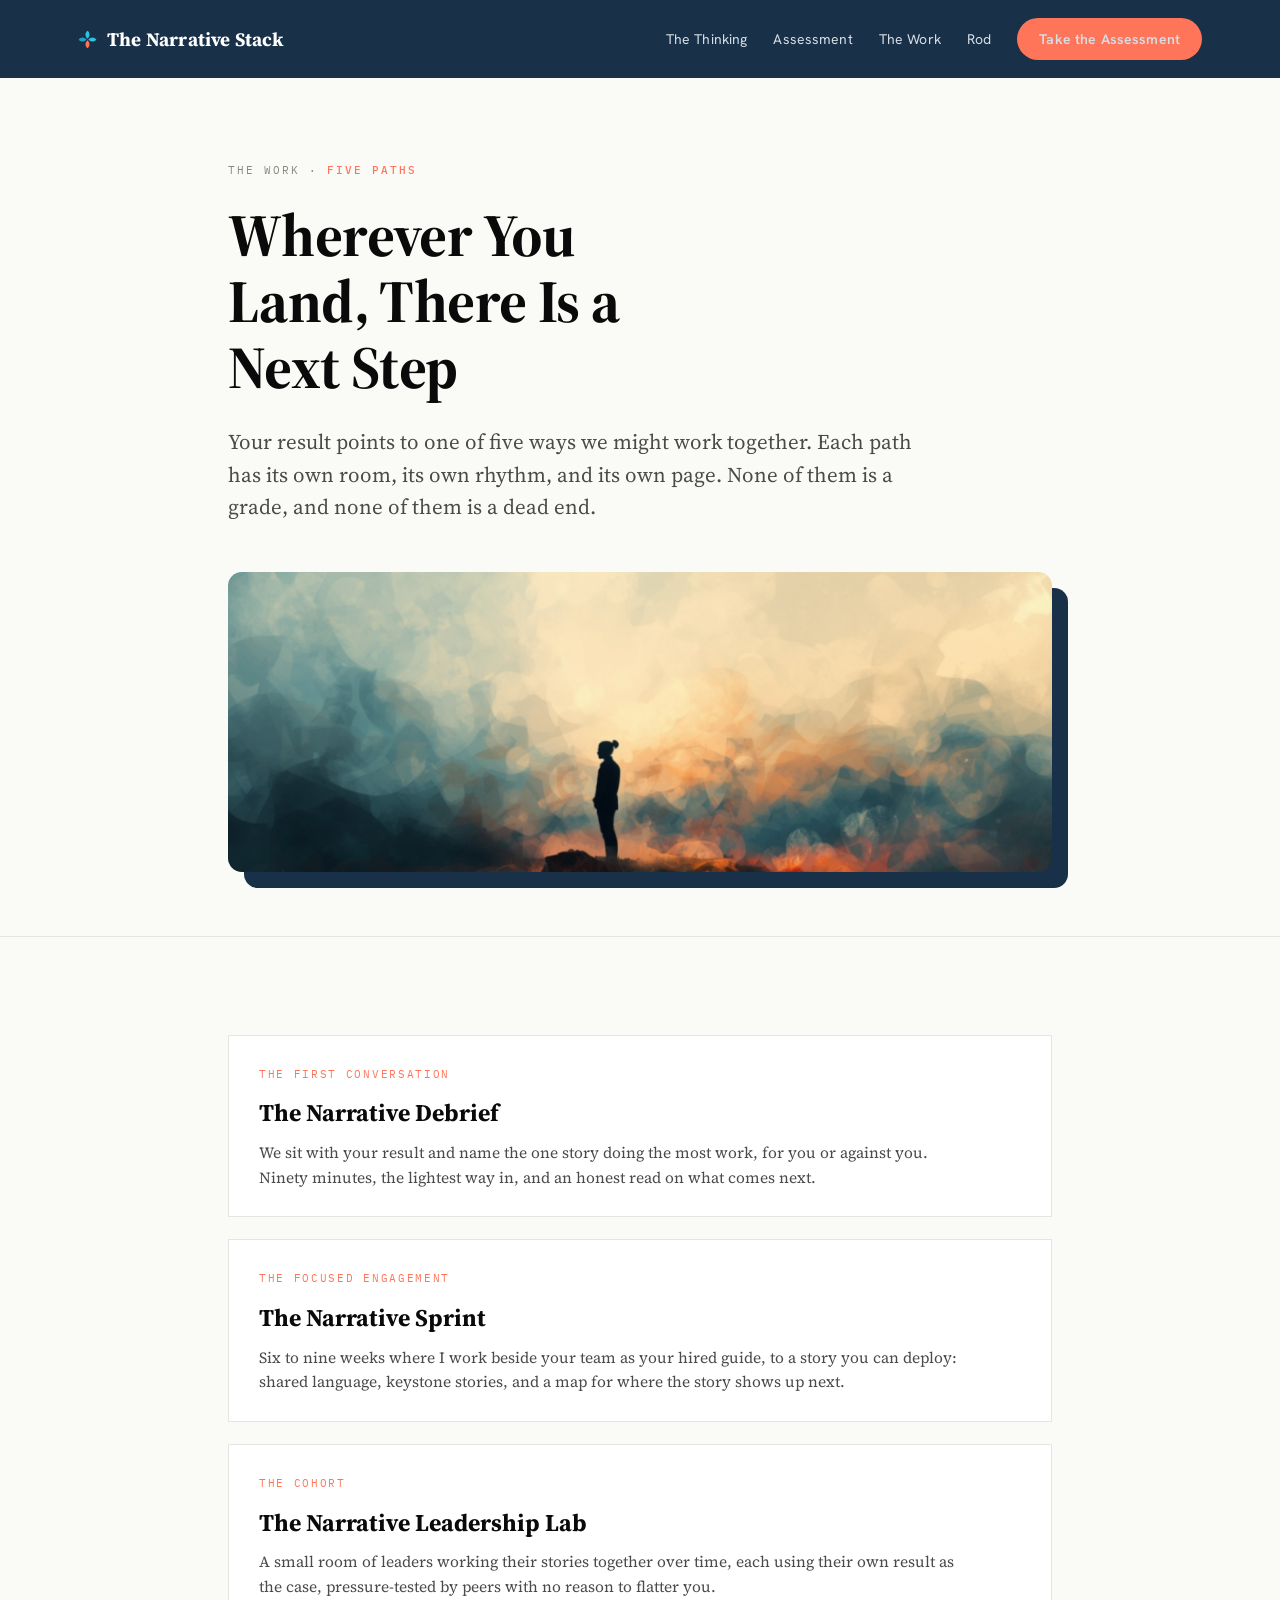
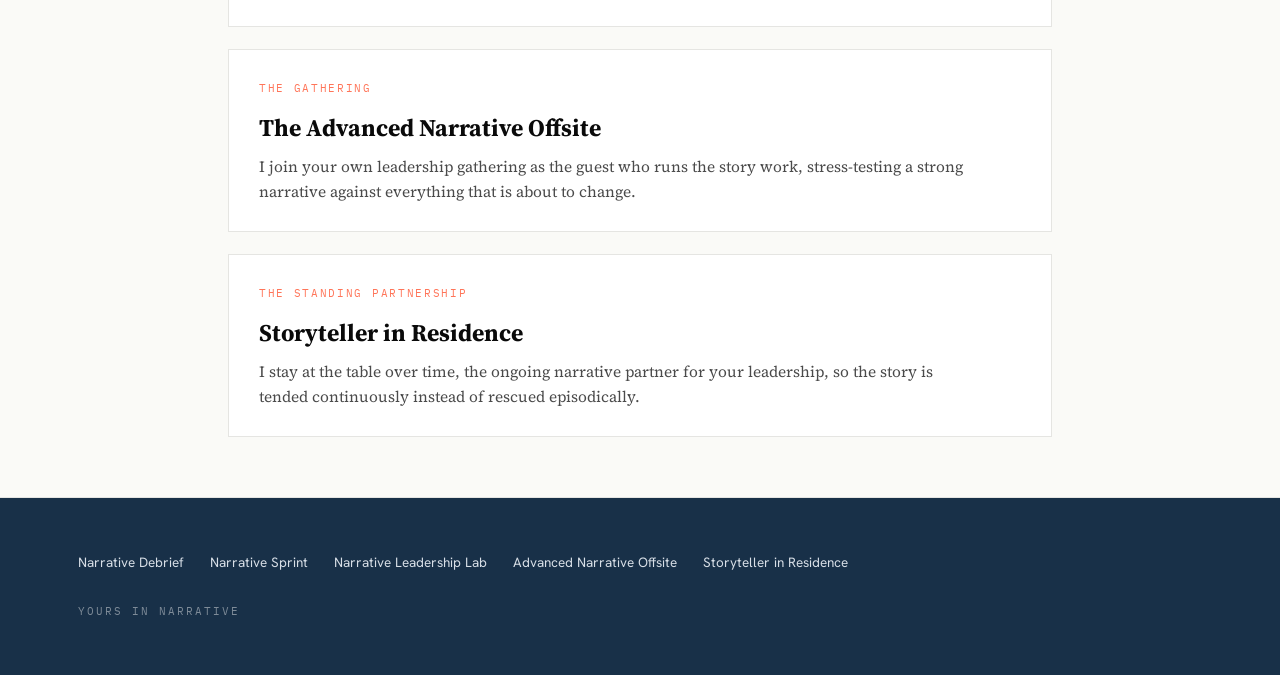
<file: site/paths/index.html>
<!DOCTYPE html>
<html lang="en">
<head>
<meta charset="UTF-8">
<meta name="viewport" content="width=device-width, initial-scale=1.0">
<meta name="robots" content="noindex, nofollow"><!-- Remove when a page goes public -->
<title>The Five Paths · The Narrative Stack</title>
<meta name="description" content="The five ways to work with Rod through the Narrative Stack, from the first conversation to Storyteller in Residence.">
<link rel="preconnect" href="https://fonts.googleapis.com">
<link href="https://fonts.googleapis.com/css2?family=Source+Serif+4:ital,opsz,wght@0,8..60,400;0,8..60,600;0,8..60,700;1,8..60,400;1,8..60,600&family=Hanken+Grotesk:wght@400;600;700&family=IBM+Plex+Mono:wght@400;500&display=swap" rel="stylesheet">
<style>
:root{
  --ns-dark-blue:#183048; --ns-azure:#2FC4DD; --ns-coral:#FF7559;
  --ns-paper:#FAFAF7; --ns-cream:#F4F2EC; --ns-ink:#0A0A0A;
  --ns-graphite:#4A4A4A; --ns-mute:#888780; --ns-fog:#E5E5E2; --ns-mist:#E8F7FA;
  --ns-serif:'Source Serif 4',Georgia,serif;
  --ns-sans:'Hanken Grotesk',system-ui,sans-serif;
  --ns-mono:'IBM Plex Mono',monospace;
}
*{margin:0;padding:0;box-sizing:border-box}
html{scroll-behavior:smooth}
body{background:var(--ns-paper);color:var(--ns-ink);font-family:var(--ns-serif);font-size:17px;line-height:1.6}
a{color:inherit}
.wrap{max-width:880px;margin:0 auto;padding:0 28px}

/* Header */
header{background:var(--ns-dark-blue);color:#fff}
.nav{max-width:1180px;margin:0 auto;padding:18px 28px;display:flex;align-items:center;gap:28px}
.mark{font-family:var(--ns-serif);font-weight:700;font-size:19px;letter-spacing:.01em;display:flex;align-items:center;gap:10px;text-decoration:none}
.mark svg{display:block}
.nav nav{margin-left:auto;display:flex;align-items:center;gap:26px}
.nav nav a{font-family:var(--ns-sans);font-size:14px;color:#D7DEE6;text-decoration:none;letter-spacing:.01em}
.nav nav a:hover{color:#fff}
.btn{font-family:var(--ns-sans);font-size:14px;font-weight:600;background:var(--ns-coral);color:#fff;border-radius:999px;padding:10px 22px;text-decoration:none;display:inline-block}
.btn:hover{filter:brightness(1.05)}
@media(max-width:760px){.nav nav a:not(.btn){display:none}}

/* Hero */
.hero{padding:84px 0 64px;border-bottom:1px solid var(--ns-fog)}
.hero .wrap{display:grid;grid-template-columns:minmax(0,1fr) 320px;gap:56px;align-items:center}
.hero-art{position:relative}
.hero-art img{display:block;width:100%;border-radius:14px;position:relative;z-index:1}
.hero-art::before{content:"";position:absolute;inset:18px -18px -18px 18px;background:var(--ns-dark-blue);border-radius:14px}
@media(max-width:820px){.hero .wrap{grid-template-columns:1fr}.hero-art{max-width:340px}}
.hero-band{margin-top:48px;position:relative}
.hero-band img{display:block;width:100%;max-height:300px;object-fit:cover;border-radius:14px;position:relative;z-index:1}
.hero-band::before{content:"";position:absolute;inset:16px -16px -16px 16px;background:var(--ns-dark-blue);border-radius:14px}
.eyebrow{font-family:var(--ns-mono);font-size:11px;letter-spacing:.18em;text-transform:uppercase;color:var(--ns-mute);margin-bottom:22px}
.eyebrow b{color:var(--ns-coral);font-weight:500}
h1{font-family:var(--ns-serif);font-weight:700;font-size:clamp(40px,6vw,60px);line-height:1.1;letter-spacing:-.01em;max-width:14ch}
.lede{margin-top:26px;font-size:21px;line-height:1.55;color:var(--ns-graphite);max-width:34em}

/* Sections */
section{padding:60px 0;border-bottom:1px solid var(--ns-fog)}
.label{font-family:var(--ns-mono);font-size:11px;letter-spacing:.18em;text-transform:uppercase;color:var(--ns-azure);margin-bottom:8px}
h2{font-family:var(--ns-serif);font-weight:700;font-size:30px;line-height:1.2;margin-bottom:22px;max-width:22ch}
section p{max-width:36em;margin-bottom:18px}
section p:last-child{margin-bottom:0}
.spine{display:grid;grid-template-columns:1fr 1fr 1fr;gap:1px;background:var(--ns-fog);border:1px solid var(--ns-fog);margin-top:34px}
.spine div{background:var(--ns-paper);padding:24px 22px}
.spine h3{font-family:var(--ns-sans);font-weight:700;font-size:13px;letter-spacing:.14em;text-transform:uppercase;margin-bottom:10px;color:var(--ns-dark-blue)}
.spine p{font-size:15px;color:var(--ns-graphite);line-height:1.55;margin:0}
@media(max-width:680px){.spine{grid-template-columns:1fr}}

/* Fit cards */
.fit{display:grid;grid-template-columns:1fr 1fr;gap:28px;margin-top:30px}
.fit article{border-top:2px solid var(--ns-dark-blue);padding-top:16px}
.fit h3{font-family:var(--ns-sans);font-weight:700;font-size:15px;margin-bottom:8px}
.fit p{font-size:15.5px;color:var(--ns-graphite);margin:0}
@media(max-width:680px){.fit{grid-template-columns:1fr}}

/* Pull quote */
.pull{background:var(--ns-dark-blue);color:#fff}
.pull .wrap{padding-top:72px;padding-bottom:72px}
.pull p.q{font-family:var(--ns-serif);font-style:italic;font-size:clamp(24px,3.4vw,32px);line-height:1.35;max-width:24em}
.pull .sig{margin-top:28px;font-family:var(--ns-mono);font-size:12px;letter-spacing:.16em;text-transform:uppercase;color:var(--ns-coral)}

/* Anchor pairing */
.anchor{background:var(--ns-cream)}
.anchor .pairing{display:flex;gap:34px;align-items:flex-start;margin-top:26px;flex-wrap:wrap}
.anchor .read,.anchor .do{flex:1 1 280px}
.anchor h3{font-family:var(--ns-sans);font-weight:700;font-size:14px;letter-spacing:.1em;text-transform:uppercase;margin-bottom:10px}
.anchor h3 span{color:var(--ns-coral)}
.anchor p{font-size:15.5px;color:var(--ns-graphite);margin:0}

/* CTA */
.cta{text-align:left;padding:72px 0}
.cta h2{margin-bottom:14px}
.cta p{margin-bottom:30px;color:var(--ns-graphite);max-width:34em}
.cta .row{display:flex;gap:18px;align-items:center;flex-wrap:wrap}
.ghost{font-family:var(--ns-sans);font-size:14px;font-weight:600;color:var(--ns-dark-blue);text-decoration:none;border-bottom:1px solid var(--ns-azure);padding-bottom:2px}

/* Footer */
footer{background:var(--ns-dark-blue);color:#AEB9C4;font-family:var(--ns-sans);font-size:13.5px}
footer .wrap{max-width:1180px;padding-top:54px;padding-bottom:54px}
.paths{display:flex;gap:8px 26px;flex-wrap:wrap;margin-bottom:30px}
.paths a{color:#D7DEE6;text-decoration:none}
.paths a:hover{color:#fff}
.paths a.here{color:var(--ns-coral)}
footer .close{font-family:var(--ns-mono);font-size:11px;letter-spacing:.18em;text-transform:uppercase;color:#7E8B98}

/* Hub */
.hub-grid{display:grid;gap:22px;margin-top:38px}
.hub-card{border:1px solid var(--ns-fog);background:#fff;padding:30px 30px 26px;text-decoration:none;display:block;transition:border-color .15s}
.hub-card:hover{border-color:var(--ns-azure)}
.hub-card h3{font-family:var(--ns-serif);font-weight:700;font-size:24px;margin-bottom:8px}
.hub-card .tag{font-family:var(--ns-mono);font-size:10.5px;letter-spacing:.16em;text-transform:uppercase;color:var(--ns-coral);margin-bottom:12px}
.hub-card p{font-size:15.5px;color:var(--ns-graphite);max-width:46em}
.note{border:1px dashed var(--ns-mute);background:var(--ns-mist);padding:22px 24px;margin-top:46px;font-family:var(--ns-sans);font-size:13.5px;color:var(--ns-graphite)}
.note b{color:var(--ns-dark-blue)}
</style>
<script>
/* ANALYTICS-BLOCK v1 */
/* ANALYTICS (Plausible cookieless + Microsoft Clarity + CTA events). Runs only on production hostnames. */
(function(){
  var host = location.hostname;
  var MAP = {"drrodberger.com":"drrodberger.com","www.drrodberger.com":"drrodberger.com","reignlight.com":"reignlight.com","www.reignlight.com":"reignlight.com","narrativestack.ai":"narrativestack.ai","www.narrativestack.ai":"narrativestack.ai"};
  var domain = MAP[host];
  if(!domain) return; /* skip preview/localhost so stats stay clean until launch */
  /* Plausible (no cookies, no consent banner needed) */
  window.plausible = window.plausible || function(){ (window.plausible.q = window.plausible.q || []).push(arguments); };
  var ps = document.createElement('script');
  ps.defer = true; ps.setAttribute('data-domain', domain);
  ps.src = 'https://plausible.io/js/script.tagged-events.outbound-links.js';
  document.head.appendChild(ps);
  /* SPA route-change pageviews (harmless on multi-page sites) */
  try { var _ps = history.pushState; history.pushState = function(){ _ps.apply(this, arguments); window.plausible('pageview'); }; window.addEventListener('popstate', function(){ window.plausible('pageview'); }); } catch(e){}
  /* Microsoft Clarity (heatmaps + session replay) */
  var CID = "xpzadchidz";
  if (CID && CID.slice(0,2) !== "__") {
    (function(c,l,a,r,i,t,y){c[a]=c[a]||function(){(c[a].q=c[a].q||[]).push(arguments)};t=l.createElement(r);t.async=1;t.src="https://www.clarity.ms/tag/"+i;y=l.getElementsByTagName(r)[0];y.parentNode.insertBefore(t,y);})(window,document,"clarity","script",CID);
  }
  /* Named CTA events -> "buttons engaged" */
  function track(name, props){ try{ window.plausible && window.plausible(name, props?{props:props}:undefined);}catch(e){} try{ window.clarity && window.clarity("event", name);}catch(e){} }
  document.addEventListener("click", function(e){
    var a = e.target.closest ? e.target.closest("a,button") : null; if(!a) return;
    var href = (a.getAttribute && (a.getAttribute("href")||"")) || "";
    var txt = (a.textContent||"").trim().toLowerCase(); var s = (href+" "+txt).toLowerCase();
    var name = null;
    if(/calendly\.com|book a conversation|book the conversation|check a date/.test(s)) name="Book Conversation";
    else if(/quick-check|#assessment|take the assessment|quick leadership assessment/.test(s)) name="Take Assessment";
    else if(/mailto:[^"]*(storystack|launch)|notify me|get notified/.test(s)) name="Notify StoryStack";
    else if(/amazon\.|wiley\.|bookshop\.|order the book|buy the book/.test(s)) name="Order Book";
    else if(/#apply|start the application|apply below|ghostwrit/.test(s)) name="Ghostwriting Apply";
    else if(/field-guide/.test(s)) name="Field Guide";
    else if(/reignlight/.test(s)) name="Go: ReignLight";
    else if(/narrativestack/.test(s)) name="Go: NarrativeStack";
    else if(/drrodberger/.test(s)) name="Go: DrRodBerger";
    else if(/youtube\.com|youtu\.be|apple\.com\/.*podcast|spotify/.test(s)) name="Media Play";
    if(name) track(name);
  }, true);
})();
/* /ANALYTICS-BLOCK */
</script>

</head>
<body>
<header>
  <div class="nav">
    <a class="mark" href="https://narrativestack.ai" style="color:#fff"><svg width="19" height="19" viewBox="0 0 24 24" fill="none">
<path d="M12 11 C8.6 7.8, 8.6 3.4, 12 0.8 C15.4 3.4, 15.4 7.8, 12 11 Z" fill="#2FC4DD"/>
<path d="M11 12 C7.8 8.6, 3.4 8.6, 0.8 12 C3.4 15.4, 7.8 15.4, 11 12 Z" fill="#249EBD"/>
<path d="M13 12 C16.2 8.6, 20.6 8.6, 23.2 12 C20.6 15.4, 16.2 15.4, 13 12 Z" fill="#2FC4DD"/>
<path d="M12 13 C8.6 16.2, 8.6 20.6, 12 23.2 C15.4 20.6, 15.4 16.2, 12 13 Z" fill="#FF7559"/>
</svg> The Narrative Stack</a>
    <nav>
      <a href="https://narrativestack.ai/#thinking">The Thinking</a>
      <a href="https://narrativestack.ai/#assessment">Assessment</a>
      <a href="https://narrativestack.ai/#work">The Work</a>
      <a href="https://narrativestack.ai/#rod">Rod</a>
      <a class="btn" href="https://narrativestack.ai/#assessment">Take the Assessment</a>
    </nav>
  </div>
</header>

<main>
  <div class="hero"><div class="wrap" style="display:block">
    <div class="eyebrow">THE WORK · <b>FIVE PATHS</b></div>
    <h1>Wherever You Land, There Is a Next Step</h1>
    <p class="lede">Your result points to one of five ways we might work together. Each path has its own room, its own rhythm, and its own page. None of them is a grade, and none of them is a dead end.</p>
    <div class="hero-band"><img src="assets/hub-horizon.jpg" alt="A figure standing before a wide, brightening horizon"></div>
  </div></div>
  <section><div class="wrap">
    <div class="hub-grid">
    <a class="hub-card" href="narrative-debrief.html"><div class="tag">The First Conversation</div><h3>The Narrative Debrief</h3><p>We sit with your result and name the one story doing the most work, for you or against you. Ninety minutes, the lightest way in, and an honest read on what comes next.</p></a>
<a class="hub-card" href="narrative-sprint.html"><div class="tag">The Focused Engagement</div><h3>The Narrative Sprint</h3><p>Six to nine weeks where I work beside your team as your hired guide, to a story you can deploy: shared language, keystone stories, and a map for where the story shows up next.</p></a>
<a class="hub-card" href="narrative-leadership-lab.html"><div class="tag">The Cohort</div><h3>The Narrative Leadership Lab</h3><p>A small room of leaders working their stories together over time, each using their own result as the case, pressure-tested by peers with no reason to flatter you.</p></a>
<a class="hub-card" href="advanced-narrative-offsite.html"><div class="tag">The Gathering</div><h3>The Advanced Narrative Offsite</h3><p>I join your own leadership gathering as the guest who runs the story work, stress-testing a strong narrative against everything that is about to change.</p></a>
<a class="hub-card" href="storyteller-in-residence.html"><div class="tag">The Standing Partnership</div><h3>Storyteller in Residence</h3><p>I stay at the table over time, the ongoing narrative partner for your leadership, so the story is tended continuously instead of rescued episodically.</p></a>

    </div>
  </div></section>
</main>

<footer>
  <div class="wrap">
    <div class="paths">
      <a href="narrative-debrief.html">Narrative Debrief</a>
      <a href="narrative-sprint.html">Narrative Sprint</a>
      <a href="narrative-leadership-lab.html">Narrative Leadership Lab</a>
      <a href="advanced-narrative-offsite.html">Advanced Narrative Offsite</a>
      <a href="storyteller-in-residence.html">Storyteller in Residence</a>
    </div>
    <div class="close">Yours in Narrative</div>
  </div>
</footer>
</body>
</html>
</file>
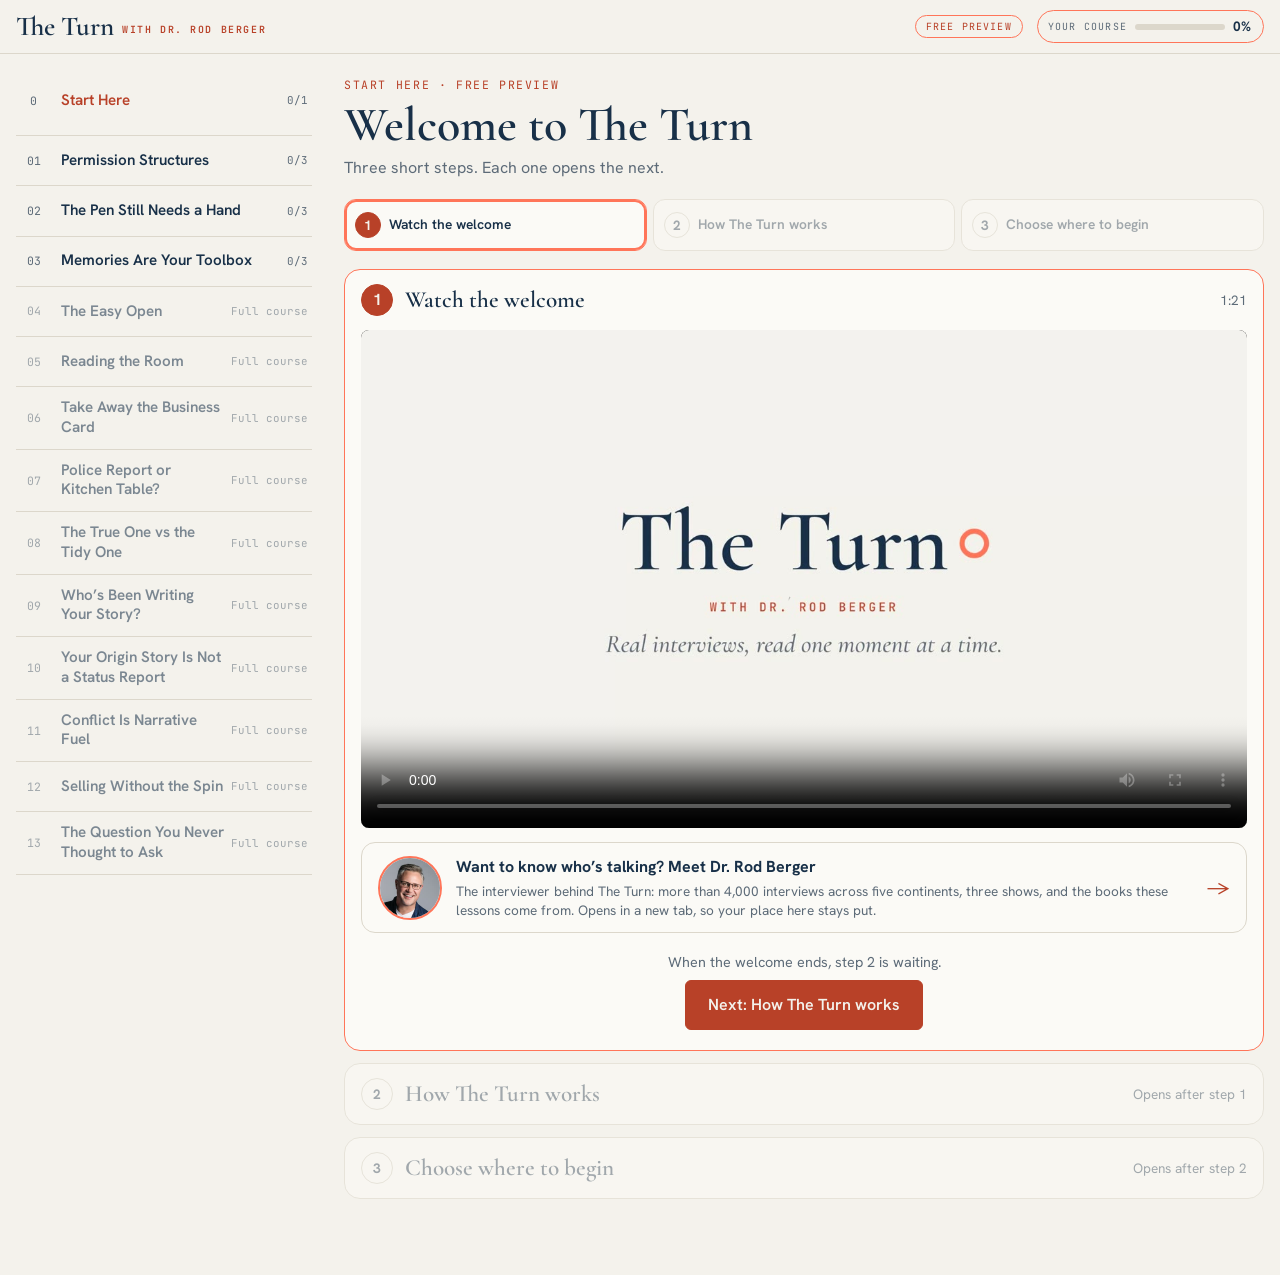
<file: site/the-turn/preview/index.html>
<!doctype html>
<html lang="en"><head><meta charset="utf-8"><meta name="viewport" content="width=device-width,initial-scale=1,viewport-fit=cover">
<title>The Turn · Free Preview · Dr. Rod Berger</title>
<link rel="icon" href="data:image/svg+xml,%3Csvg xmlns=%22http://www.w3.org/2000/svg%22 viewBox=%220 0 32 32%22%3E%3Crect width=%2232%22 height=%2232%22 rx=%227%22 fill=%22%23183048%22/%3E%3Ccircle cx=%2216%22 cy=%2216%22 r=%227.5%22 fill=%22none%22 stroke=%22%23FF7559%22 stroke-width=%223.2%22/%3E%3C/svg%3E">
<meta property="og:title" content="The Turn · Free Preview · Dr. Rod Berger">
<meta property="og:description" content="Real interviews, read one moment at a time. Start Here, then Lessons 1 to 3.">
<meta property="og:image" content="https://narrativestack.ai/the-turn/preview/media/trailer.jpg">
<meta property="og:type" content="website">
<meta name="robots" content="noindex, nofollow">
<meta name="description" content="The free preview of The Turn with Dr. Rod Berger: Start Here, the Quick Check and Lessons 1 to 3.">

<link rel="preconnect" href="https://fonts.googleapis.com">
<link rel="stylesheet" href="https://fonts.googleapis.com/css2?family=Cormorant+Garamond:ital,wght@0,500;0,600;1,500&family=Hanken+Grotesk:wght@400;500;600;700&family=JetBrains+Mono:wght@500&display=swap">
<style>
/* Layout: a course player. A course progress meter rides in the header on every page. Outline of lessons on the left (a drawer on phones) with per-item checks and per-lesson status; the main column shows Start Here, the course dashboard, a lesson's pieces in viewing order, or a lesson-complete screen. Tokens are The Turn kit's own. */
:root{
  --bg:#F4F2EC; --surface:#FBFAF6; --ink:#183048; --muted:#5d6b78; --line:#dcd7cb;
  --coral:#FF7559; --coral-ink:#b84128; --ok:#2a7353; --ok-soft:rgba(42,115,83,.10); --veil:rgba(24,48,72,.06);
  --display:"Cormorant Garamond", Georgia, serif;
  --body:"Hanken Grotesk", system-ui, -apple-system, "Segoe UI", sans-serif;
  --mono:"JetBrains Mono", ui-monospace, Menlo, monospace;
}
@media (prefers-color-scheme: dark){:root:not([data-theme="light"]){
  --bg:#0f1d2b; --surface:#16283a; --ink:#F4F2EC; --muted:#a9b4bf; --line:#2a4157;
  --coral:#FF7559; --coral-ink:#ff9a83; --ok:#6fcf9f; --ok-soft:rgba(111,207,159,.14); --veil:rgba(244,242,236,.06); color-scheme:dark}}
:root[data-theme="dark"]{
  --bg:#0f1d2b; --surface:#16283a; --ink:#F4F2EC; --muted:#a9b4bf; --line:#2a4157;
  --coral:#FF7559; --coral-ink:#ff9a83; --ok:#6fcf9f; --ok-soft:rgba(111,207,159,.14); --veil:rgba(244,242,236,.06); color-scheme:dark}
*{box-sizing:border-box}
html,body{height:100%}
body{background:var(--bg);color:var(--ink);font-family:var(--body);font-size:16px;line-height:1.55;margin:0}
button{font:inherit;color:inherit;cursor:pointer}
a{color:var(--coral-ink)}
:focus-visible{outline:2px solid var(--coral);outline-offset:2px}

.top{position:sticky;top:env(safe-area-inset-top,0px);z-index:20;background:var(--bg);border-bottom:1px solid var(--line);
  padding-left:max(16px,env(safe-area-inset-left,0px));padding-right:max(16px,env(safe-area-inset-right,0px));padding-block:10px}
body::before{content:"";position:fixed;inset:0 0 auto;height:env(safe-area-inset-top,0px);z-index:30;background:var(--bg)}
.top-in{max-width:1280px;margin:0 auto;display:flex;align-items:center;gap:14px}
.brand{font-family:var(--display);font-weight:600;font-size:1.7rem;line-height:1;background:none;border:0;padding:0}
.brand small{font-family:var(--mono);font-size:.62rem;letter-spacing:.16em;color:var(--coral-ink);text-transform:uppercase;margin-left:8px;vertical-align:middle}
.spacer{flex:1}
.menu-btn{display:none;border:1px solid var(--line);background:var(--surface);border-radius:6px;padding:6px 12px;font-size:.9rem}
.toggle{display:flex;align-items:center;gap:8px;font-size:.85rem;color:var(--muted)}
.toggle input{accent-color:var(--coral)}
.flag{font-family:var(--mono);font-size:.62rem;letter-spacing:.12em;text-transform:uppercase;color:var(--muted);border:1px solid var(--line);border-radius:99px;padding:3px 10px;white-space:nowrap}

/* course progress meter, always in the header */
.prog{display:flex;align-items:center;gap:8px;background:none;border:1px solid var(--line);border-radius:99px;padding:5px 12px 5px 10px;min-width:0}
.prog .pl{font-family:var(--mono);font-size:.62rem;letter-spacing:.12em;text-transform:uppercase;color:var(--muted)}
.bar{display:block;height:6px;border-radius:99px;background:var(--line);overflow:hidden;flex:0 0 auto}
.bar i{display:block;height:100%;background:var(--ok);border-radius:99px;transition:width .4s}
.prog .bar{width:90px}
.prog b{font-size:.85rem;font-variant-numeric:tabular-nums}

.shell{max-width:1280px;margin:0 auto;display:grid;grid-template-columns:300px minmax(0,1fr);gap:28px;
  padding-left:max(16px,env(safe-area-inset-left,0px));padding-right:max(16px,env(safe-area-inset-right,0px));padding-block:22px 64px}
nav.outline{position:sticky;top:calc(env(safe-area-inset-top,0px) + 70px);align-self:start;max-height:calc(100vh - 90px);overflow:auto;padding-right:4px}
.les{border-bottom:1px solid var(--line)}
.les>button{width:100%;text-align:left;background:none;border:0;padding:11px 4px;display:grid;grid-template-columns:2.2rem 1fr auto;gap:6px;align-items:center}
.les .no{font-family:var(--mono);font-size:.72rem;color:var(--muted);width:1.7rem;height:1.7rem;border-radius:50%;display:inline-flex;align-items:center;justify-content:center;border:1.5px solid transparent}
.les.complete .no{background:var(--ok);color:var(--bg);border-color:var(--ok);font-size:.8rem}
.les .nm{font-weight:600;font-size:.95rem;line-height:1.3}
.les .ct{font-family:var(--mono);font-size:.68rem;color:var(--muted);white-space:nowrap}
.les.complete .ct{color:var(--ok)}
.les.open>button .nm{color:var(--coral-ink)}
.les.locked>button{opacity:.55}
.les.bonus>button .nm{color:var(--coral-ink)}
.bonus-pill{display:inline-block;font-family:var(--mono);font-size:.58rem;letter-spacing:.14em;background:var(--coral-ink);color:#F4F2EC;border-radius:99px;padding:2px 8px;margin-right:6px;vertical-align:2px;box-shadow:0 0 14px 2px rgba(255,117,89,.45)}
.items{list-style:none;margin:0 0 10px;padding:0 0 0 2.2rem;display:none}
.les.open .items{display:block}
.items li button{width:100%;text-align:left;background:none;border:0;padding:6px 6px;border-radius:6px;display:flex;gap:8px;align-items:center;font-size:.9rem}
.items li button:hover{background:var(--veil)}
.items li button[aria-current="true"]{background:var(--veil);font-weight:600}
.items li.soon{font-size:.85rem;color:var(--muted);padding:5px 6px}
.dot{width:16px;height:16px;border-radius:50%;border:1.5px solid var(--line);flex:0 0 auto;display:inline-flex;align-items:center;justify-content:center;font-size:10px}
.dot.done{background:var(--ok);border-color:var(--ok);color:var(--bg)}

main{min-width:0}
.crumb{font-family:var(--mono);font-size:.72rem;letter-spacing:.14em;text-transform:uppercase;color:var(--coral-ink)}
h1{font-family:var(--display);font-weight:600;font-size:clamp(2rem,4.6vw,3rem);line-height:1.05;margin:6px 0 6px;text-wrap:balance}
h2{font-family:var(--display);font-weight:600;font-size:1.65rem;line-height:1.15;margin:34px 0 8px;text-wrap:balance}
.sub{color:var(--muted);margin:0 0 18px;max-width:65ch}
.donebadge{display:inline-flex;align-items:center;gap:6px;font-family:var(--mono);font-size:.66rem;letter-spacing:.12em;text-transform:uppercase;color:var(--ok);background:var(--ok-soft);border-radius:99px;padding:3px 10px;margin-left:8px;vertical-align:4px}
.player{background:#000;border-radius:8px;overflow:hidden;aspect-ratio:16/9;max-width:100%;position:relative}
.player video{width:100%;height:100%;display:block;background:#000}
.pending{position:absolute;inset:0;display:flex;flex-direction:column;align-items:center;justify-content:center;gap:8px;background:var(--surface);color:var(--muted);text-align:center;padding:20px;border:1px dashed var(--line);border-radius:8px}
.pending b{font-family:var(--display);font-size:1.5rem;color:var(--ink)}
.navrow{display:flex;flex-wrap:wrap;gap:10px;justify-content:space-between;align-items:center;margin:14px 0 26px}
.btn{border:1px solid var(--line);background:var(--surface);border-radius:6px;padding:9px 16px;font-weight:600;font-size:.92rem}
.btn.primary{background:var(--coral-ink);border-color:var(--coral-ink);color:#F4F2EC}
.btn.okb{background:var(--ok);border-color:var(--ok);color:var(--bg)}
.btn:disabled{opacity:.4;cursor:default}
.linkbtn{background:none;border:0;padding:0;color:var(--muted);text-decoration:underline;font-size:.82rem}

.rs{border-top:2px solid var(--ink);margin-top:6px}
.tabs{display:flex;flex-wrap:wrap;gap:4px;padding:10px 0;border-bottom:1px solid var(--line);align-items:center}
.tabs button{border:0;background:none;padding:7px 12px;border-radius:99px;font-weight:600;font-size:.9rem;color:var(--muted);display:inline-flex;gap:5px;align-items:center}
.tabs button .tk{color:var(--ok);font-size:.8rem}
.tabs button[aria-selected="true"]{background:var(--ink);color:var(--bg)}
.tabs button[aria-selected="true"] .tk{color:var(--bg)}
.tabs .rsct{margin-left:auto;font-family:var(--mono);font-size:.66rem;letter-spacing:.1em;text-transform:uppercase;color:var(--muted);padding-right:4px}
.pane{padding:18px 0;max-width:68ch}
.k{font-family:var(--mono);font-size:.68rem;letter-spacing:.14em;text-transform:uppercase;color:var(--coral-ink);margin:0 0 6px}
blockquote{font-family:var(--display);font-size:1.6rem;line-height:1.25;margin:4px 0 6px;font-weight:500}
.src{font-size:.82rem;color:var(--muted);margin:0 0 16px}
.ref{display:inline-flex;align-items:center;gap:6px;background:var(--veil);border:1px solid var(--line);border-radius:99px;padding:2px 10px 2px 4px;font-size:.8rem;color:var(--ink);text-align:left;line-height:1.35}
.ref img{width:16px;height:22px;object-fit:cover;border-radius:2px;flex:0 0 auto}
.ref:hover{border-color:var(--coral)}
.ref .i{font-family:var(--mono);font-size:.62rem;color:var(--coral-ink);border:1px solid currentColor;border-radius:50%;width:15px;height:15px;display:inline-flex;align-items:center;justify-content:center;flex:0 0 auto}
.q{font-family:var(--display);font-size:1.4rem;line-height:1.3;margin:2px 0 4px;font-weight:600}
ol.steps{padding-left:1.3em;margin:6px 0 14px} ol.steps li{margin:4px 0}
textarea{width:100%;min-height:96px;border:1px solid var(--line);border-radius:6px;background:var(--surface);color:var(--ink);padding:10px 12px;font:inherit;resize:vertical}
.saved{font-size:.78rem;color:var(--muted);margin-top:4px;min-height:1em}
.six{font-family:var(--display);font-style:italic;font-size:1.35rem}
.note{background:var(--veil);border-left:3px solid var(--coral);padding:12px 14px;border-radius:0 6px 6px 0;margin:16px 0;font-size:.92rem}
.wb{display:inline-flex;gap:8px;align-items:center;margin-top:8px}
.seq{list-style:none;padding:0;margin:0 0 6px;display:flex;flex-wrap:wrap;gap:6px}
.seq li{font-size:.8rem;border:1px solid var(--line);border-radius:99px;padding:3px 10px;color:var(--muted);display:inline-flex;gap:5px;align-items:center}
.seq li.on{border-color:var(--coral);color:var(--ink);font-weight:600}
.seq li.dn{border-color:var(--ok);color:var(--ok)}

/* dashboard */
.dash{background:var(--surface);border:1px solid var(--line);border-radius:10px;padding:18px;display:grid;grid-template-columns:auto minmax(0,1fr);gap:6px 22px;align-items:center;margin:14px 0 8px}
.ring{--p:0;width:96px;height:96px;border-radius:50%;background:conic-gradient(var(--ok) calc(var(--p)*1%),var(--line) 0);display:flex;align-items:center;justify-content:center;grid-row:span 2}
.ring span{width:76px;height:76px;border-radius:50%;background:var(--surface);display:flex;align-items:center;justify-content:center;font-family:var(--display);font-size:1.7rem;font-weight:600}
.dash .big{font-family:var(--display);font-size:1.45rem;font-weight:600;line-height:1.2}
.dash .meta{color:var(--muted);font-size:.9rem}
.dash .navrow{grid-column:1/-1;margin:8px 0 0}
.home-grid{display:grid;grid-template-columns:repeat(2,minmax(0,1fr));gap:14px;margin-top:18px}
.card{background:var(--surface);border:1px solid var(--line);border-radius:8px;padding:16px;text-align:left;display:flex;flex-direction:column;gap:6px;min-width:0}
.card .no{font-family:var(--mono);font-size:.7rem;color:var(--coral-ink);letter-spacing:.12em}
.card .nm{font-family:var(--display);font-size:1.45rem;font-weight:600;line-height:1.15}
.card .meta{font-size:.82rem;color:var(--muted);display:flex;justify-content:space-between;gap:8px;align-items:center;flex-wrap:wrap}
.card .bar{width:100%}
.card.locked{opacity:.55}
.card.bonus{box-shadow:0 0 0 1px var(--coral), 0 0 22px rgba(255,117,89,.28)}
.card.complete{border-color:var(--ok)}
.st{font-family:var(--mono);font-size:.62rem;letter-spacing:.12em;text-transform:uppercase;border-radius:99px;padding:2px 8px;border:1px solid var(--line);color:var(--muted);white-space:nowrap}
.st.ip{border-color:var(--coral);color:var(--coral-ink)}
.st.ok{border-color:var(--ok);color:var(--ok);background:var(--ok-soft)}

/* lesson complete */
.celebrate{text-align:center;max-width:620px;margin:10px auto 0;display:flex;flex-direction:column;align-items:center;gap:10px}
.bigcheck{width:84px;height:84px;border-radius:50%;background:var(--ok);color:var(--bg);display:flex;align-items:center;justify-content:center;font-size:2.4rem;animation:pop .5s ease-out}
@keyframes pop{0%{transform:scale(.6);opacity:0}70%{transform:scale(1.08)}100%{transform:scale(1);opacity:1}}
@media (prefers-reduced-motion:reduce){.bigcheck{animation:none}}
.celebrate .bar{width:min(360px,100%);height:8px}
.donelist{list-style:none;padding:0;margin:6px 0;display:flex;flex-direction:column;gap:4px;text-align:left}
.donelist li{display:flex;gap:8px;align-items:center;font-size:.92rem}

/* start here */
.how{display:grid;grid-template-columns:repeat(3,minmax(0,1fr));gap:12px;margin:10px 0}
.how .card{gap:4px}
.how .card .no{color:var(--muted)}
.how .card b{font-family:var(--display);font-size:1.3rem;line-height:1.15}
.how .card span{font-size:.9rem;color:var(--muted)}
.rs6{display:grid;grid-template-columns:repeat(3,minmax(0,1fr));gap:8px;margin:10px 0}
.rs6 div{border-top:2px solid var(--ink);padding-top:6px}
.rs6 b{display:block;font-weight:700}
.rs6 span{font-size:.86rem;color:var(--muted)}
dl.gloss{display:grid;grid-template-columns:minmax(9rem,auto) minmax(0,1fr);gap:10px 18px;margin:10px 0;max-width:75ch}
dl.gloss dt{font-weight:700}
dl.gloss dd{margin:0;color:var(--muted)}
.promise{background:var(--surface);border:1px solid var(--line);border-left:4px solid var(--coral);border-radius:0 8px 8px 0;padding:16px 18px;margin:12px 0 16px;max-width:70ch}
.promise p{margin:0;font-family:var(--display);font-size:1.35rem;line-height:1.3;font-weight:600}
.promise small{display:block;margin-top:6px;color:var(--muted);font-size:.88rem}
.shelf{display:grid;grid-template-columns:repeat(3,minmax(0,1fr));gap:14px;margin:10px 0}
.book{display:grid;grid-template-columns:64px minmax(0,1fr);gap:12px;align-items:center;background:var(--surface);border:1px solid var(--line);border-radius:8px;padding:10px;text-align:left}
.book img{width:64px;height:90px;object-fit:cover;border-radius:3px;box-shadow:0 1px 0 var(--line)}
.book b{display:block;font-family:var(--display);font-size:1.15rem;line-height:1.15}
.book span{font-size:.8rem;color:var(--muted);display:block}
.book:hover{border-color:var(--coral)}

/* overlays */
.wbv{position:fixed;inset:0;z-index:60;background:var(--bg);display:flex;flex-direction:column}
.wbv[hidden]{display:none}
.wbv-bar{display:flex;align-items:center;justify-content:space-between;gap:12px;border-bottom:1px solid var(--line);background:var(--bg);
  padding:calc(env(safe-area-inset-top,0px) + 10px) max(16px,env(safe-area-inset-right,0px)) 10px max(16px,env(safe-area-inset-left,0px))}
.wbv-bar b{font-family:var(--display);font-size:1.25rem;font-weight:600;min-width:0;overflow:hidden;text-overflow:ellipsis;white-space:nowrap}
.wbv-bar span{font-family:var(--mono);font-size:.68rem;letter-spacing:.1em;text-transform:uppercase;color:var(--muted)}
.wbv-pages{flex:1;overflow-y:auto;-webkit-overflow-scrolling:touch;
  padding:16px max(16px,env(safe-area-inset-right,0px)) calc(env(safe-area-inset-bottom,0px) + 24px) max(16px,env(safe-area-inset-left,0px));
  display:flex;flex-direction:column;align-items:center;gap:16px}
.wbv-pages img{display:block;width:100%;max-width:820px;height:auto;aspect-ratio:8.5/11;background:#fff;border:1px solid var(--line);border-radius:4px}
.wbv-note{max-width:820px;font-size:.85rem;color:var(--muted);text-align:center}
.sheetwrap{position:fixed;inset:0;z-index:70;background:rgba(0,0,0,.4);display:flex;align-items:center;justify-content:center;
  padding:max(16px,env(safe-area-inset-top,0px)) max(16px,env(safe-area-inset-right,0px)) max(16px,env(safe-area-inset-bottom,0px)) max(16px,env(safe-area-inset-left,0px))}
.sheetwrap[hidden]{display:none}
.sheet{background:var(--bg);border:1px solid var(--line);border-radius:12px;max-width:520px;width:100%;max-height:100%;overflow:auto;padding:20px;display:grid;grid-template-columns:110px minmax(0,1fr);gap:16px}
.sheet img{width:110px;height:auto;border-radius:4px;box-shadow:0 2px 10px rgba(0,0,0,.15)}
.sheet .k{margin:0}
.sheet h3{font-family:var(--display);font-size:1.5rem;line-height:1.1;margin:2px 0 2px}
.sheet .tag{font-style:italic;color:var(--muted);margin:0 0 10px;font-size:.92rem}
.sheet p{margin:0 0 10px;font-size:.93rem}
.sheet .here{background:var(--veil);border-radius:6px;padding:8px 10px;font-size:.86rem}
.sheet .ft{grid-column:1/-1;display:flex;justify-content:space-between;align-items:center;gap:10px;border-top:1px solid var(--line);padding-top:12px;font-size:.84rem;color:var(--muted)}

@media (max-width:900px){
  .shell{grid-template-columns:1fr}
  .menu-btn{display:inline-block}
  nav.outline{position:fixed;inset:0 auto 0 0;width:min(86vw,340px);max-height:none;height:100%;background:var(--bg);z-index:40;
    padding:calc(env(safe-area-inset-top,0px) + 16px) 16px 24px max(16px,env(safe-area-inset-left,0px));border-right:1px solid var(--line);transform:translateX(-105%);transition:transform .2s}
  nav.outline.show{transform:none}
  .scrim{position:fixed;inset:0;background:rgba(0,0,0,.35);z-index:35}
  .home-grid,.how,.shelf{grid-template-columns:1fr}
  .rs6{grid-template-columns:repeat(2,minmax(0,1fr))}
  .toggle span{display:none}
  .brand small{display:none}
  .flag{display:none}
}
@media (max-width:560px){
  .brand{font-size:1.4rem}
  .prog .pl{display:none}
  .prog .bar{width:54px}
  dl.gloss{grid-template-columns:1fr;gap:2px 0}
  dl.gloss dd{margin-bottom:10px}
  .sheet{grid-template-columns:1fr}
  .sheet img{width:90px}
  .dash{grid-template-columns:1fr;justify-items:start}
  .ring{grid-row:auto}
}
@media (prefers-reduced-motion:reduce){nav.outline{transition:none}.bar i{transition:none}}

/* v4: guided Turn sequence, watch-to-unlock, glows */
@keyframes glow{0%,100%{box-shadow:0 0 0 0 rgba(255,117,89,0)}50%{box-shadow:0 0 0 3px rgba(255,117,89,.28),0 0 18px 2px rgba(255,117,89,.42)}}
.prog{border-color:var(--coral);animation:glow 2.6s ease-in-out infinite}
.prog:hover{background:var(--surface)}
.card.next{border-color:var(--coral);animation:glow 2.6s ease-in-out infinite}
.upnext{align-self:flex-start;font-family:var(--mono);font-size:.6rem;letter-spacing:.14em;background:var(--coral-ink);color:#F4F2EC;border-radius:99px;padding:2px 9px}
.les.next .no{box-shadow:0 0 0 2px var(--coral),0 0 12px rgba(255,117,89,.55);color:var(--coral-ink)}
.btn.glow{animation:glow 2.6s ease-in-out infinite}
.stepper{list-style:none;margin:18px 0 0;padding:0 0 12px;display:flex;gap:4px;overflow-x:auto;border-bottom:1px solid var(--line);scrollbar-width:thin}
.stepper li{flex:0 0 auto}
.stepper button{background:none;border:0;display:flex;align-items:center;gap:7px;padding:6px 10px 6px 6px;border-radius:99px;font-weight:600;font-size:.88rem;color:var(--muted);white-space:nowrap}
.stepper .n{width:24px;height:24px;border-radius:50%;border:1.5px solid var(--line);display:inline-flex;align-items:center;justify-content:center;font-family:var(--mono);font-size:.7rem;flex:0 0 auto}
.stepper .dn .n{background:var(--ok);border-color:var(--ok);color:var(--bg)}
.stepper .dn{color:var(--ok)}
.stepper .cur{background:var(--ink);color:var(--bg)}
.stepper .cur .n{border-color:var(--bg);color:var(--bg)}
.stepper button:disabled{opacity:.45;cursor:not-allowed}
.stepwrap{padding:20px 0 4px;max-width:70ch}
.stepwrap.wide{max-width:none}
.stephead{display:flex;align-items:baseline;gap:10px;flex-wrap:wrap;margin-bottom:6px}
.stephead .sn{font-family:var(--mono);font-size:.7rem;letter-spacing:.14em;color:var(--muted)}
.stephead h2{margin:0;font-size:1.8rem}
.stepnav{display:flex;justify-content:space-between;align-items:center;gap:12px;flex-wrap:wrap;margin:22px 0 6px;padding-top:14px;border-top:1px solid var(--line)}
.lock{display:flex;align-items:center;gap:10px;font-size:.86rem;color:var(--muted);flex-wrap:wrap}
.lock .bar{width:120px}
.lock b{color:var(--ink);font-variant-numeric:tabular-nums}
.wbstep{display:flex;gap:12px;align-items:center;flex-wrap:wrap;background:var(--surface);border:1px dashed var(--line);border-radius:8px;padding:10px 12px;margin:16px 0 4px}
.wbstep .wbic{width:30px;height:38px;border:1.5px solid var(--ink);border-radius:3px;position:relative;flex:0 0 auto;background:var(--bg)}
.wbstep .wbic::after{content:"";position:absolute;left:5px;right:5px;top:9px;height:14px;background:repeating-linear-gradient(to bottom,var(--line) 0 2px,transparent 2px 6px)}
.wbstep div{flex:1;min-width:12rem;font-size:.88rem;color:var(--muted)}
.wbstep div b{display:block;color:var(--ink);font-size:.92rem}
.checklist{list-style:none;margin:10px 0 16px;padding:0;display:flex;flex-direction:column;gap:10px}
.checklist li{display:flex;gap:12px;align-items:flex-start;background:var(--surface);border:1px solid var(--line);border-radius:8px;padding:12px 14px}
.checklist li.ok{border-color:var(--ok)}
.checklist .ck{width:22px;height:22px;border-radius:50%;border:1.5px solid var(--line);display:inline-flex;align-items:center;justify-content:center;flex:0 0 auto;font-size:12px;margin-top:1px}
.checklist li.ok .ck{background:var(--ok);border-color:var(--ok);color:var(--bg)}
.checklist label{display:flex;gap:12px;align-items:flex-start;cursor:pointer;width:100%}
.checklist input{width:22px;height:22px;accent-color:var(--ok);flex:0 0 auto;margin:1px 0 0}
.checklist small{display:block;color:var(--muted);font-size:.84rem;margin-top:2px}
.btn.big{padding:12px 22px;font-size:1rem}
.btn.flash,.btn.flash:disabled{opacity:1;background:var(--ok)!important;border-color:var(--ok)!important;color:var(--bg)!important;transform:scale(1.04);transition:transform .2s}
.toast{position:fixed;left:50%;bottom:calc(env(safe-area-inset-bottom,0px) + 22px);transform:translateX(-50%);z-index:80;background:var(--ok);color:var(--bg);font-weight:600;border-radius:99px;padding:10px 18px;box-shadow:0 6px 24px rgba(0,0,0,.18);max-width:calc(100vw - 32px);text-align:center}
.toast[hidden]{display:none}
.review{display:flex;gap:8px;align-items:center;font-size:.82rem;color:var(--muted);margin:4px 0 0}
.review input{accent-color:var(--coral)}
@media (max-width:560px){.stepper .lbl{display:none}.stepper .cur .lbl{display:inline}.stephead h2{font-size:1.5rem}}
@media (prefers-reduced-motion:reduce){.prog,.card.next,.btn.glow{animation:none;box-shadow:0 0 0 2px rgba(255,117,89,.45)}.btn.flash{transform:none}}
.flag.free{color:var(--coral-ink);border-color:var(--coral)}
@media (max-width:760px){.flag.free{display:inline-block}}
@media (max-width:440px){.flag.free{display:none}}
.freenote{border:1.5px solid var(--coral);background:var(--surface);border-radius:14px;padding:14px 16px;margin:0 0 16px}
.freenote b{display:block;font-family:var(--mono);font-size:.68rem;letter-spacing:.14em;text-transform:uppercase;color:var(--coral-ink);margin-bottom:4px}
.ways{display:grid;grid-template-columns:repeat(auto-fit,minmax(240px,1fr));gap:12px;margin:18px 0 6px;text-align:left}
.ways .w{border:1px solid var(--line);background:var(--surface);border-radius:14px;padding:16px}
.ways .w h3{font-family:var(--display);font-size:1.45rem;margin:4px 0 6px}
.ways .w p{margin:0 0 12px;color:var(--muted)}
.welcome{margin:6px 0 22px}
.meet{display:flex;gap:14px;align-items:center;border:1px solid var(--line);background:var(--surface);border-radius:14px;padding:12px 16px;margin:14px 0 0;text-decoration:none;color:var(--ink)}
.meet:hover{border-color:var(--coral)}
.meet img{width:64px;height:64px;border-radius:50%;object-fit:cover;border:2px solid var(--coral);flex:0 0 64px}
.meet span{flex:1 1 auto;min-width:0}.meet b{display:block}.meet small{display:block;color:var(--muted);font-size:.85rem;line-height:1.4;margin-top:2px}
.meet .arr{flex:0 0 auto;color:var(--coral-ink);font-size:1.3rem}
.qc{display:flex;gap:14px;align-items:center;flex-wrap:wrap;border:1px solid var(--line);background:var(--surface);border-radius:14px;padding:14px 16px;margin:14px 0}
.qc div{flex:1 1 240px}
a.btn{text-decoration:none;display:inline-flex;align-items:center}
.first10{list-style:none;counter-reset:f;display:grid;grid-template-columns:repeat(auto-fit,minmax(190px,1fr));gap:8px;padding:0;margin:6px 0 16px}
.first10 li{counter-increment:f;display:flex;gap:10px;align-items:center;border:1px solid var(--line);background:var(--surface);border-radius:12px;padding:10px 12px;min-width:0}
.first10 li::before{content:counter(f);flex:0 0 28px;height:28px;border-radius:50%;background:var(--coral-ink);color:#fff;display:flex;align-items:center;justify-content:center;font-weight:700}
.first10 b,.first10 span{display:block}.first10 span{color:var(--muted);font-size:.85rem}
.f10btn{all:unset;cursor:pointer;display:block}.f10btn:focus-visible{outline:2px solid var(--coral);outline-offset:4px;border-radius:4px}.f10btn span{color:var(--coral-ink)}
.begin{display:grid;grid-template-columns:repeat(auto-fit,minmax(260px,1fr));gap:12px;margin:10px 0 28px}
.begin .opt{border:1px solid var(--line);background:var(--surface);border-radius:14px;padding:16px 18px;display:flex;flex-direction:column;align-items:flex-start;gap:6px;min-width:0}
.begin .opt.rec{border:1.5px solid var(--coral)}
.begin h3{font-family:var(--display);font-size:1.5rem;margin:0}
.begin p{margin:0 0 8px;color:var(--muted)}
#begin{scroll-margin-top:80px}
.abar{display:flex;gap:10px;align-items:center;flex-wrap:wrap;margin:6px 0 12px}
.abar .saved{margin:0}
.mic{display:inline-flex;align-items:center;gap:8px;border:1.5px solid var(--coral);background:var(--surface);color:var(--coral-ink);border-radius:999px;padding:7px 14px;font:inherit;font-weight:600;cursor:pointer}
.mic .dotm{width:10px;height:10px;border-radius:50%;background:var(--coral)}
.mic.rec{background:var(--coral-ink);border-color:var(--coral-ink);color:#fff}
.mic.rec .dotm{background:#fff;animation:micp 1.1s ease-in-out infinite}
@keyframes micp{0%,100%{opacity:1}50%{opacity:.25}}
@media (prefers-reduced-motion:reduce){.mic.rec .dotm{animation:none}}
.talk{border-left:3px solid var(--coral);background:var(--surface);border-radius:0 10px 10px 0;padding:10px 14px;margin:0 0 16px;color:var(--ink)}
.talk b{display:block}
.pills4{display:flex;gap:8px;flex-wrap:wrap;margin:8px 0 4px}
.pchip{border:1.5px solid var(--line);background:var(--surface);color:var(--ink);border-radius:999px;padding:7px 14px;font:inherit;font-weight:600;cursor:pointer}
.pchip.on{border-color:var(--coral-ink);background:var(--coral-ink);color:#fff}
.talk .wbline{display:flex;gap:10px;align-items:flex-start;margin-top:10px;padding-top:10px;border-top:1px solid var(--line)}
.talk .wbline .wbic{flex:0 0 22px;height:28px;border:1.5px solid var(--ink);border-radius:3px;background:repeating-linear-gradient(to bottom,transparent 0 6px,var(--line) 6px 7px);margin-top:2px}
.talk .linkbtn{font-weight:700}
.kbtip{border:1.5px solid var(--coral);background:var(--surface);color:var(--ink);border-radius:10px;padding:10px 12px;margin:0 0 8px;font-size:.95rem}.kbtip b{color:var(--coral-ink)}
.mic.ok{background:var(--ok,#2f7d55);border-color:var(--ok,#2f7d55);color:#fff}.mic.ok .dotm{background:#fff}
.abar .saved:not(:empty){display:inline-flex;align-items:center;gap:4px;background:var(--okbg,#e3f1e8);color:var(--ok,#2f7d55);border-radius:999px;padding:5px 11px;font-weight:700;font-size:.85rem;margin:0}
.abar .saved.ing{background:var(--soft,#efe9dd);color:var(--muted)}
.wbdl{display:flex;gap:8px;flex-wrap:wrap;margin-bottom:8px}
.keep{border:1px solid var(--line);background:var(--surface);border-radius:14px;padding:14px 16px;margin:16px 0}
.keep p{margin:4px 0 10px;color:var(--muted)}
.shnav{list-style:none;display:grid;grid-template-columns:repeat(3,minmax(0,1fr));gap:6px;padding:0;margin:8px 0 18px}
.shnav button{all:unset;box-sizing:border-box;width:100%;display:flex;gap:8px;align-items:center;border:1px solid var(--line);background:var(--surface);border-radius:12px;padding:9px 10px;cursor:pointer;min-height:52px}
.shnav button[disabled]{cursor:default;opacity:.55}
.shnav .n{flex:0 0 26px;height:26px;border-radius:50%;border:1.5px solid var(--line);display:flex;align-items:center;justify-content:center;font-weight:700;font-size:.85rem}
.shnav .l{font-size:.86rem;line-height:1.25;font-weight:600}
.shnav li.cur button{border-color:var(--coral);box-shadow:0 0 0 2px var(--coral) inset}
.shnav li.cur .n{background:var(--coral-ink);border-color:var(--coral-ink);color:#fff}
.shnav li.done .n{background:var(--ok,#2f7d55);border-color:var(--ok,#2f7d55);color:#fff}
.shs{border:1px solid var(--line);border-radius:16px;background:var(--surface);margin:0 0 12px;scroll-margin-top:76px}
.shs.cur{border:1.5px solid var(--coral)}
.shs.lock{opacity:.55}
.shh{all:unset;box-sizing:border-box;width:100%;display:flex;gap:12px;align-items:center;padding:14px 16px;cursor:pointer}
.shs.lock .shh{cursor:default}
.shh .n{flex:0 0 32px;height:32px;border-radius:50%;display:flex;align-items:center;justify-content:center;font-weight:700;border:1.5px solid var(--line)}
.shs.cur .shh .n{background:var(--coral-ink);border-color:var(--coral-ink);color:#fff}
.shs.done .shh .n{background:var(--ok,#2f7d55);border-color:var(--ok,#2f7d55);color:#fff}
.shh h2{margin:0;font-size:1.45rem;flex:1 1 auto;min-width:0}
.shh .t{color:var(--muted);font-size:.85rem;white-space:nowrap}
.shb{padding:0 16px 16px}
.shb[hidden]{display:none}
.shb h3{font-family:var(--display);font-size:1.3rem;margin:14px 0 6px}
.shb details{border-top:1px solid var(--line);padding:10px 0}
.shb summary{cursor:pointer;font-weight:700;color:var(--coral-ink)}
.shgo{display:flex;flex-direction:column;align-items:center;gap:6px;margin:18px 0 4px;text-align:center}
.shgo .hint{color:var(--muted);font-size:.9rem;min-height:1.2em}
.nudge{position:relative}
.nudge::before{content:"\2193";position:absolute;left:50%;top:-34px;transform:translateX(-50%);font:700 26px/1 var(--body,system-ui);color:var(--coral-ink);animation:bob 1s ease-in-out infinite;pointer-events:none}
@keyframes bob{0%,100%{transform:translate(-50%,0);opacity:1}50%{transform:translate(-50%,8px);opacity:.35}}
@media (prefers-reduced-motion:reduce){.nudge::before{animation:none}}
.stepnav .nudge,.shgo .nudge,.navrow .nudge{margin-top:30px}
@media (max-width:560px){.shnav .l{font-size:.78rem}.shh h2{font-size:1.25rem}}
.wbtop{max-width:820px;width:100%;background:var(--surface);border:1.5px solid var(--coral);border-radius:12px;padding:10px 12px;display:flex;flex-direction:column;gap:4px;color:var(--ink);text-align:left;position:sticky;top:0;z-index:3;box-shadow:0 6px 14px rgba(16,27,39,.12)}
.wbtop .wbdl .btn{padding:7px 12px;font-size:.88rem}
@media (max-width:560px){.wbtop b{font-size:.9rem}.wbtop span{font-size:.82rem}.wbtop .wbdl{flex-wrap:nowrap;gap:6px}.wbtop .wbdl .btn{padding:6px 9px;font-size:.78rem}}
.wbtop b{font-size:1rem}.wbtop span{font-size:.9rem}
.wbtop .wbdl{margin:4px 0 0}
/* council fixes */
.btn.primary,.upnext,.bonus-pill,.pchip.on,.mic.rec,.shnav li.cur .n,.shs.cur .shh .n,.first10 li::before{color:var(--bg)}
.mic.rec .dotm{background:var(--bg)}
.shnav li.done .n,.shs.done .shh .n,.mic.ok{color:var(--bg)}
.mic.ok .dotm{background:var(--bg)}
.prog{animation:none}
.stepper,.stephead{scroll-margin-top:84px}
.shh:focus-visible,.shnav button:focus-visible,.f10btn:focus-visible{outline:2px solid var(--coral);outline-offset:2px}
.skip{position:absolute;left:-9999px;top:6px;z-index:70;background:var(--ink);color:var(--bg);border:0;border-radius:6px;padding:8px 12px;font-weight:700}
.skip:focus{left:12px}
.drawer-x{display:none}
@media (max-width:900px){.drawer-x{display:block;margin:0 0 12px auto;border:1px solid var(--line);background:var(--surface);color:var(--ink);border-radius:6px;padding:6px 12px;font-weight:600}
  .flag.free{display:inline-block;padding:2px 8px}}
@media (max-width:560px){.fl-long{display:none}.flag.free{font-size:.55rem;padding:2px 6px}}
.cnote{border-left:3px solid var(--coral);background:var(--surface);border-radius:0 8px 8px 0;padding:10px 14px;margin:0 0 14px;font-size:.95rem}
.storenote{border:1.5px solid var(--coral);background:var(--surface);border-radius:10px;padding:10px 14px;margin:0 0 14px;font-size:.92rem}
.resetask{grid-column:1/-1;border-top:1px solid var(--line);margin-top:10px;padding-top:12px;display:flex;flex-direction:column;gap:4px}
.resetask .navrow{margin:6px 0 0;justify-content:flex-start}
.kbtip{margin:14px 0 0;border-radius:10px 10px 0 0;border-bottom:0}
.kbtip + textarea{border-top-left-radius:0;border-top-right-radius:0;margin-top:0}
.wbv-bar .btn{flex:0 0 auto}
h1[tabindex="-1"]:focus,h2[tabindex="-1"]:focus,#main[tabindex="-1"]:focus{outline:none}
.brand{white-space:nowrap}
@media (max-width:560px){.top-in{gap:8px}}
@media (max-width:360px){.flag.free{display:none}}
@media (max-width:560px),(max-height:620px){.wbtop{padding:6px 10px;gap:2px}.wbtop>span:not(.wbdl){display:none}.wbtop b{font-size:.82rem}.wbtop .wbdl .btn{padding:5px 8px;font-size:.74rem}}
/* round 2 */
.toast{pointer-events:none}
@media (max-width:560px){.toast{bottom:auto;top:calc(env(safe-area-inset-top,0px) + 66px)}}
@media (max-width:400px){.prog{padding:5px 8px;gap:6px}.prog .bar{width:34px}.prog b{font-size:.8rem}}
.wbv-bar #wbvTitle{display:block;overflow:hidden;text-overflow:ellipsis;white-space:nowrap}
/* round 3 */
.toast{border-radius:14px;line-height:1.35}
@media (max-width:560px){.toast{font-size:.86rem;padding:8px 14px}}
@media (orientation:landscape) and (max-height:520px){.player{width:min(100%, calc((100svh - 96px) * 16 / 9));margin-inline:auto}}
</style>

</head><body>
<header class="top"><div class="top-in">
  <button class="skip" id="skipBtn">Skip to the lesson</button>
  <button class="menu-btn" id="menuBtn" aria-controls="outline" aria-expanded="false">Lessons</button>
  <button class="brand" data-home="1">The Turn<small>with Dr. Rod Berger</small></button>
  <div class="spacer"></div>
  <span class="flag free"><span class="fl-long">Free </span>preview</span>
  <button class="prog" id="prog" data-home="1" aria-label="Course progress"></button>
  <input type="checkbox" id="teacher" hidden>
</div></header>
<div class="scrim" id="scrim" hidden></div>
<div class="toast" id="toast" hidden role="status" aria-live="polite"></div>
<div class="wbv" id="wbv" hidden role="dialog" aria-modal="true" aria-labelledby="wbvTitle">
  <div class="wbv-bar"><div style="min-width:0"><span>Workbook</span><br><b id="wbvTitle"></b></div><button class="btn" id="wbvClose">Close</button></div>
  <div class="wbv-pages" id="wbvPages"></div>
</div>
<div class="sheetwrap" id="sheetwrap" hidden><div class="sheet" id="sheet" role="dialog" aria-modal="true" aria-labelledby="sheetTitle"></div></div>
<div class="shell">
  <nav class="outline" id="outline" aria-label="Course lessons"></nav>
  <main id="main"></main>
</div>

<script>
const COURSE = {"lessons": [{"key": "PERM", "lesson": 1, "bonus": false, "name": "Permission Structures", "pillar": "Conviction", "pillar2": "Resonance", "principle": "You do not need anyone else’s approval to share your story. You only need your own.", "principle_where": "The Edit · Edit 17: Permission Structures", "turns": [{"id": "taryn-smith", "turn": 1, "guest": "Taryn Smith", "built": true, "code": "l01-t01", "free": true}, {"id": "max-partain", "turn": 2, "guest": "Max Partain", "built": false, "code": "l01-t02"}, {"id": "priten-shah", "turn": 3, "guest": "Priten Shah", "built": false, "code": null}, {"id": "dr-lee-berger", "turn": 4, "guest": "Dr. Lee Berger", "built": false, "code": null}, {"id": "dr-emad-rahim", "turn": 5, "guest": "Dr. Emad Rahim", "built": false, "code": null}]}, {"key": "PEN", "lesson": 2, "bonus": false, "name": "The Pen Still Needs a Hand", "pillar": "Conviction", "pillar2": "Resonance", "principle": "AI can clean the windshield. You still decide where the car is going.", "principle_where": "The Edit · Edit 1: The Pen Still Needs a Hand", "turns": [{"id": "rich-tu", "turn": 1, "guest": "Rich Tu", "built": true, "code": "l02-t01", "free": true}, {"id": "prof-john-friedman", "turn": 2, "guest": "John Friedman", "built": false, "code": "l02-t02"}, {"id": "jarrod-hoffman", "turn": 3, "guest": "Jarrod Hoffman", "built": false, "code": null}, {"id": "cj-casciotta", "turn": 4, "guest": "CJ Casciotta", "built": false, "code": null}, {"id": "sarah-nagy", "turn": 5, "guest": "Sarah Nagy", "built": false, "code": null}, {"id": "dr-jason-jay", "turn": 6, "guest": "Dr. Jason Jay", "built": false, "code": null}, {"id": "alex-swartsel", "turn": 7, "guest": "Alex Swartsel", "built": false, "code": null}]}, {"key": "MEMORY", "lesson": 3, "bonus": false, "name": "Memories Are Your Toolbox", "pillar": "Resonance", "pillar2": "Coherence", "principle": "The art was in finding the human inside the headline.", "principle_where": "Your Narrative Edge: The Field Guide · Chapter 10: Finding the Forest and the Trees", "turns": [{"id": "opal-lee", "turn": 1, "guest": "Opal Lee", "built": true, "code": "l03-t01", "free": true}, {"id": "richard-browning", "turn": 2, "guest": "Richard Browning", "built": false, "code": "l03-t02"}, {"id": "hopkins-PH1", "turn": 3, "guest": "Patrick Hopkins", "built": false, "code": null}, {"id": "alex-albon", "turn": 4, "guest": "Alex Albon", "built": false, "code": null}, {"id": "yousef-hamidaddin", "turn": 5, "guest": "Yousef Hamidaddin", "built": false, "code": null}, {"id": "jost-capito", "turn": 6, "guest": "Jost Capito", "built": false, "code": null}, {"id": "john-shoffner", "turn": 7, "guest": "John Shoffner", "built": false, "code": null}, {"id": "gerry-sigal", "turn": 8, "guest": "Gerry Sigal", "built": false, "code": null}, {"id": "jean-daniel-ruch", "turn": 9, "guest": "Jean-Daniel Ruch", "built": false, "code": null}, {"id": "bob-stiller", "turn": 10, "guest": "Bob Stiller", "built": false, "code": null}]}, {"key": "OPEN", "lesson": 4, "bonus": false, "name": "The Easy Open", "pillar": "Coherence", "pillar2": "Resonance", "principle": "The fastest way to meet someone is to ask about the part of them their job never sees.", "principle_where": "Ask. · Band 1: The Easy Open", "turns": [{"id": "dave-finocchio", "turn": 1, "guest": "Dave Finocchio", "built": false, "code": "l04-t01"}, {"id": "dr-marcus-conyers", "turn": 2, "guest": "Dr. Marcus Conyers", "built": false, "code": null}, {"id": "ryan-detert", "turn": 3, "guest": "Ryan Detert", "built": false, "code": null}, {"id": "stephen-zunes", "turn": 4, "guest": "Stephen Zunes", "built": false, "code": null}, {"id": "nils-pihl", "turn": 5, "guest": "Nils Pihl", "built": false, "code": null}, {"id": "dr-steve-babson", "turn": 6, "guest": "Dr. Steve Babson", "built": false, "code": null}, {"id": "rg-dan-backes", "turn": 7, "guest": "Dan Backes (host)", "built": false, "code": null}]}, {"key": "ROOM", "lesson": 5, "bonus": false, "name": "Reading the Room", "pillar": "Legibility", "pillar2": "Resonance", "principle": "You have the door open. Now stop talking.", "principle_where": "Ask. · Band 2: Reading the Room", "turns": [{"id": "dr-terence-tao", "turn": 1, "guest": "Terence Tao", "built": false, "code": "l05-t01"}, {"id": "barbra-banner", "turn": 2, "guest": "Barbra Banner", "built": false, "code": null}, {"id": "callie-christensen-kelly-oriard", "turn": 3, "guest": "Callie Christensen & Kelly Oriard", "built": false, "code": null}, {"id": "henrik-von-scheel", "turn": 4, "guest": "Henrik von Scheel", "built": false, "code": null}, {"id": "greta-jackson", "turn": 5, "guest": "Greta Jackson", "built": false, "code": null}, {"id": "moussa-sene", "turn": 6, "guest": "Moussa Sene", "built": false, "code": null}, {"id": "rg-dr-kim", "turn": 7, "guest": "Dr. Jeannie Kim", "built": false, "code": null}]}, {"key": "CARD", "lesson": 6, "bonus": false, "name": "Take Away the Business Card", "pillar": "Conviction", "pillar2": "Coherence", "principle": "If someone stripped away your title tomorrow, what story would you tell about your value?", "principle_where": "The Edit · Edit 2: Take Away the Business Card", "turns": [{"id": "hadi-partovi", "turn": 1, "guest": "Hadi Partovi", "built": false, "code": "l06-t01"}, {"id": "trygve-mongstad", "turn": 2, "guest": "Trygve Mongstad", "built": false, "code": "l06-t02"}, {"id": "steven-preston", "turn": 3, "guest": "Steven Preston", "built": false, "code": null}, {"id": "michelle-beadle", "turn": 4, "guest": "Michelle Beadle", "built": false, "code": null}, {"id": "ken-janssens", "turn": 5, "guest": "Ken Janssens", "built": false, "code": null}, {"id": "dr-matthias-bernow", "turn": 6, "guest": "Dr. Matthias Bernow", "built": false, "code": null}, {"id": "kendra-davenport", "turn": 7, "guest": "Kendra Davenport", "built": false, "code": null}, {"id": "rg-writer-unblocked", "turn": 8, "guest": "Nicole (host), Writer Unblocked", "built": false, "code": null}]}, {"key": "KITCH", "lesson": 7, "bonus": false, "name": "Police Report or Kitchen Table?", "pillar": "Resonance", "pillar2": "Legibility", "principle": "We report stories out of requirement. We share stories with the people we believe in.", "principle_where": "The Edit · Edit 3: Police Report or Kitchen Table?", "turns": [{"id": "sam-daley-harris", "turn": 1, "guest": "Sam Daley-Harris", "built": false, "code": "l07-t01"}, {"id": "shaun-neff", "turn": 2, "guest": "Shaun Neff", "built": false, "code": null}, {"id": "amra-AM1", "turn": 3, "guest": "Amra Sabic-El-Rayess", "built": false, "code": null}, {"id": "jonas-helmikst-l", "turn": 4, "guest": "Jonas Helmikstøl", "built": false, "code": null}, {"id": "david-holdridge", "turn": 5, "guest": "David Holdridge", "built": false, "code": null}]}, {"key": "TIDY", "lesson": 8, "bonus": false, "name": "The True One vs the Tidy One", "pillar": "Coherence", "pillar2": "Conviction", "principle": "Which version of my story serves this moment best?", "principle_where": "The Edit · Edit 13: Version Control", "turns": [{"id": "richard-gerver", "turn": 1, "guest": "Richard Gerver", "built": false, "code": null}, {"id": "jhamal-robinson", "turn": 2, "guest": "Jhamal Robinson", "built": false, "code": null}, {"id": "bobby-bones", "turn": 3, "guest": "Bobby Bones", "built": false, "code": "l08-t03"}, {"id": "pete-hall", "turn": 4, "guest": "Pete Hall", "built": false, "code": null}, {"id": "jermaine-dupri", "turn": 5, "guest": "Jermaine Dupri", "built": false, "code": null}, {"id": "charles-barkley", "turn": 6, "guest": "Charles Barkley", "built": false, "code": "l08-t06"}, {"id": "rich-tu-2023", "turn": 7, "guest": "Rich Tu (2023)", "built": false, "code": null}, {"id": "graham-bensinger", "turn": 8, "guest": "Graham Bensinger", "built": false, "code": null}, {"id": "terry-bradshaw", "turn": 9, "guest": "Terry Bradshaw", "built": false, "code": null}, {"id": "mario-lopez", "turn": 10, "guest": "Mario Lopez", "built": false, "code": null}, {"id": "daymond-john", "turn": 11, "guest": "Daymond John", "built": false, "code": null}, {"id": "dj-cassidy", "turn": 12, "guest": "DJ Cassidy", "built": false, "code": null}, {"id": "todd-wuestenberg", "turn": 13, "guest": "Todd Wuestenberg", "built": false, "code": null}, {"id": "jenson-button", "turn": 14, "guest": "Jenson Button", "built": false, "code": null}, {"id": "dov-seidman", "turn": 15, "guest": "Dov Seidman", "built": false, "code": null}, {"id": "josef-olmert", "turn": 16, "guest": "Josef Olmert", "built": false, "code": null}, {"id": "rg-michael-hernandez", "turn": 17, "guest": "Michael Hernandez (host)", "built": false, "code": null}]}, {"key": "AUTH", "lesson": 9, "bonus": false, "name": "Who’s Been Writing Your Story?", "pillar": "Conviction", "pillar2": "Coherence", "principle": "You cannot author your future while you’re still serving a sentence for a crime you didn’t commit.", "principle_where": "The Edit · Edit 5: Who’s Been Writing Your Story?", "turns": [{"id": "linda-ambrus-broenniman", "turn": 1, "guest": "Linda Ambrus Broenniman", "built": false, "code": null}, {"id": "claude-silver", "turn": 2, "guest": "Claude Silver", "built": false, "code": null}, {"id": "metta-world-peace-alex-bayer", "turn": 3, "guest": "Metta World Peace & Alex Bayer", "built": false, "code": null}, {"id": "glenn-bostock", "turn": 4, "guest": "Glenn Bostock", "built": false, "code": null}, {"id": "cindy-watson", "turn": 5, "guest": "Cindy Watson", "built": false, "code": null}, {"id": "aaron-rasmussen", "turn": 6, "guest": "Aaron Rasmussen", "built": false, "code": null}, {"id": "matthew-caldwell", "turn": 7, "guest": "Matthew Caldwell", "built": false, "code": null}, {"id": "naveen-jain", "turn": 8, "guest": "Naveen Jain", "built": false, "code": null}, {"id": "chelsea-nassib", "turn": 9, "guest": "Chelsea Nassib", "built": false, "code": null}, {"id": "nick-swinmurn", "turn": 10, "guest": "Nick Swinmurn", "built": false, "code": null}, {"id": "irshad-manji", "turn": 11, "guest": "Irshad Manji", "built": false, "code": null}]}, {"key": "ORIGIN", "lesson": 10, "bonus": false, "name": "Your Origin Story Is Not a Status Report", "pillar": "Coherence", "pillar2": "Conviction", "principle": "Stop listing your past and start authoring your role inside it.", "principle_where": "The Edit · Edit 4: Your Origin Story Is Not a Status Report", "turns": [{"id": "jc-curleigh", "turn": 1, "guest": "JC Curleigh", "built": false, "code": null}, {"id": "dr-darin-eich", "turn": 2, "guest": "Dr. Darin Eich", "built": false, "code": null}, {"id": "zaid-tahabsem", "turn": 3, "guest": "Zaid Tahabsem", "built": false, "code": null}, {"id": "guy-fieri", "turn": 4, "guest": "Guy Fieri", "built": false, "code": null}, {"id": "peter-samuelson", "turn": 5, "guest": "Peter Samuelson", "built": false, "code": null}, {"id": "karl-liapunov", "turn": 6, "guest": "Karl Liapunov", "built": false, "code": null}, {"id": "sharon-rechter", "turn": 7, "guest": "Sharon Rechter", "built": false, "code": null}, {"id": "tariq-TQ1", "turn": 8, "guest": "Tariq Qureishy", "built": false, "code": null}, {"id": "halle-stanford", "turn": 9, "guest": "Halle Stanford", "built": false, "code": null}, {"id": "del-reid", "turn": 10, "guest": "Del Reid", "built": false, "code": null}]}, {"key": "CONFLICT", "lesson": 11, "bonus": false, "name": "Conflict Is Narrative Fuel", "pillar": "Conviction", "pillar2": "Resonance", "principle": "Without conflict, there is no arc. Just a flat line of forgettable moments.", "principle_where": "The Edit · Edit 22: Conflict Is Narrative Fuel", "turns": [{"id": "candace-nelson", "turn": 1, "guest": "Candace Nelson", "built": false, "code": null}, {"id": "grappo-GR1", "turn": 2, "guest": "Gary Grappo", "built": false, "code": null}]}, {"key": "SPIN", "lesson": 12, "bonus": false, "name": "Selling Without the Spin", "pillar": "Legibility", "pillar2": "Resonance", "principle": "When people hear your honest story, they do not just buy. They believe.", "principle_where": "The Edit · Edit 14: Selling Without the Spin", "turns": [{"id": "conrad-wolfram", "turn": 1, "guest": "Conrad Wolfram", "built": false, "code": null}, {"id": "anna-von-zeppelin-turvoll-leroy-nyangani", "turn": 2, "guest": "Anna von Zeppelin Turvoll & Leroy Nyangani", "built": false, "code": null}]}, {"key": "ALMOST", "lesson": 13, "bonus": false, "name": "The Question You Never Thought to Ask", "pillar": "Resonance", "pillar2": "Coherence", "principle": "You don’t always get a second conversation.", "principle_where": "", "turns": [{"id": "joshua-sam-miller", "turn": 1, "guest": "Joshua Sam Miller", "built": false, "code": null}, {"id": "rg-joe-dimino", "turn": 2, "guest": "Joe Dimino (host)", "built": false, "code": null}]}, {"key": "START", "lesson": 14, "bonus": false, "name": "Your Story, Their Starting Line", "pillar": "Coherence", "pillar2": "Conviction", "principle": "Offer your story as context, not as a cage.", "principle_where": "The Edit · Edit 32: Your Story, Their Starting Line", "turns": [{"id": "angie-murimirwa", "turn": 1, "guest": "Angie Murimirwa", "built": false, "code": null}, {"id": "alvy-ray-smith", "turn": 2, "guest": "Alvy Ray Smith", "built": false, "code": null}]}, {"key": "WALL", "lesson": 15, "bonus": false, "name": "Break the Fourth Wall", "pillar": "Conviction", "pillar2": "Resonance", "principle": "Vulnerability does not diminish leadership. It authenticates it.", "principle_where": "The Edit · Edit 11: Break the Fourth Wall", "turns": [{"id": "barbara-feigin-peter-feigin", "turn": 1, "guest": "Barbara Feigin & Peter Feigin", "built": false, "code": null}, {"id": "sebastian-sch-ffer", "turn": 2, "guest": "Sebastian Schäffer", "built": false, "code": null}, {"id": "esther-choy", "turn": 3, "guest": "Esther Choy", "built": false, "code": null}, {"id": "martin-plaut", "turn": 4, "guest": "Martin Plaut", "built": false, "code": null}, {"id": "adkins-AD1", "turn": 5, "guest": "Rod Adkins", "built": false, "code": null}, {"id": "dorsey-DO1", "turn": 6, "guest": "James M. Dorsey", "built": false, "code": null}]}, {"key": "PLOT", "lesson": null, "bonus": true, "name": "This Is a Plot Twist, Not the Credits", "pillar": "Conviction", "pillar2": "Coherence", "principle": "Plot twists destroy the script you were holding. They make room for a story you could not yet imagine.", "principle_where": "The Edit · Edit 27: This Is a Plot Twist, Not the Credits", "turns": [{"id": "dr-ellen-sigal", "turn": 1, "guest": "Dr. Ellen Sigal", "built": false, "code": null}]}, {"key": "BENCH", "lesson": null, "bonus": true, "name": "The Dialogue Bench", "pillar": "Conviction", "pillar2": "Resonance", "principle": "The most powerful storytelling is not a monologue. It is a dialogue.", "principle_where": "The Edit · Edit 21: The Dialogue Bench", "turns": [{"id": "lt-gen-cherish-mathson", "turn": 1, "guest": "Lt. Gen. Cherish Mathson", "built": false, "code": null}]}, {"key": "FEATHER", "lesson": 16, "bonus": false, "name": "The Feather", "pillar": "Coherence", "pillar2": "Conviction", "principle": "We all carry symbols that capture who we are. Most of us just never share them.", "principle_where": "The Edit · Edit 24: The Feather", "turns": [{"id": "walid-tahabsem", "turn": 1, "guest": "Walid Tahabsem", "built": false, "code": null}, {"id": "chris-brickley", "turn": 2, "guest": "Chris Brickley", "built": false, "code": null}, {"id": "hardeep-gulati-rogers-sithole", "turn": 3, "guest": "Hardeep Gulati & Rogers Sithole", "built": false, "code": null}, {"id": "tom-junod", "turn": 4, "guest": "Tom Junod", "built": false, "code": null}]}, {"key": "ENVY", "lesson": null, "bonus": true, "name": "Converting Envy into Appreciation", "pillar": "Resonance", "pillar2": "Legibility", "principle": "Envy is admiration wearing the wrong shoes. Put on your own pair and walk.", "principle_where": "The Edit · Edit 12: Converting Envy into Appreciation", "turns": [{"id": "sam-vincent", "turn": 1, "guest": "Sam Vincent", "built": false, "code": null}]}], "turns": {"l01-t01": {"id": "taryn-smith", "guest": "Taryn Smith", "watch": {"title": "The Turn, Lesson 1 · Turn 1", "note": "Taryn Smith rowed the Atlantic alone in forty-six days. Watch it once straight through. Hold your answer at the fork."}, "recall": {"quote": "You do not need anyone else’s approval to share your story. You only need your own.", "source": "The Edit · Edit 17: Permission Structures", "note": "Taryn’s Day 27 video was already public. Pointing back to it, and naming what it gave other people, brought out her family on land, being twenty-two, and how she talks to people now."}, "reflect": {"knockout": "What permission have you been waiting for that you could grant yourself right now?", "source": "The Edit · Edit 17 Knockout Question", "then": "Which door would you have opened: name her public answer right there, offer a piece of his own story, or let the answer stand and wait for a way back in? Write two sentences on why, and one on what it would have cost you.", "unasked": {"question": "If you knew no one would judge you, what would you try?", "source": "Unasked · Movement Three · Author, Question 22"}}, "relate": {"steps": ["Hold off on pushing, and hold off on giving up.", "Find something they made, a post, a photo, a decision, and bring it back to them.", "Ask what it gave other people."], "source": "Your rep, Lesson 1 · Turn 1", "task": "Run the rep once this week, in a real conversation. Write down what they made, and what they said it gave other people."}, "refine": {"model": "Stopped asking. Started telling. Everything changed.", "task": "Write a six-word story about something you made or said in public that gave someone else permission. Draft it twice, a day apart."}, "release": {"stack": "Identify one story you have been holding back. Give yourself written permission: “I am allowed to tell this.” Then tell it, to one person, today.", "source": "The Edit · Edit 17, Stack It", "pillar": "Which pillar did this Turn strengthen most?"}, "teacher_note": null, "turn_label": "Lesson 1 · Turn 1", "turn_code": "L01-T01"}, "l02-t01": {"id": "rich-tu", "guest": "Rich Tu", "watch": {"title": "The Turn, Lesson 2 · Turn 1", "note": "Rich Tu on The Narrative Edge Podcast, telling the story of Human Response, an exhibit he made after his father died. Watch it once straight through. Hold your answer at the fork."}, "recall": {"quote": "AI can clean the windshield. You still decide where the car is going.", "source": "The Edit · Edit 1: The Pen Still Needs a Hand", "note": "Rich let the machine build the bones of Human Response. The part that mattered arrived in his father’s own voice, on some of the last voicemails he ever left."}, "reflect": {"knockout": "If a machine can produce a polished version of anything, what is the one story only you can tell?", "source": "The Edit · Edit 1 Knockout Question", "then": "Which door would you have opened: hold Rich to the question about the machine, go straight to his father, or ask how he built the piece? Write two sentences on why, and one on what it would have cost you.", "unasked": {"question": "If no one is steering for you, what is one small thing you can choose this week?", "source": "Unasked · Movement Three · Author, Question 35"}}, "relate": {"steps": ["Ask how they built it.", "Listen for the part the tool didn’t make.", "When it shows up, stop and name it."], "source": "Your rep, Lesson 2 · Turn 1", "task": "Run the rep once this week, the next time someone tells you how a tool helped them make something. Note the moment it worked or didn’t."}, "refine": {"model": "The pen still needs a hand.", "task": "The machine gave Rich pages and pages. It could not give him his father’s voice. Write a six-word story about a voice in your own life that no tool could reproduce. Put it away. Rewrite it tomorrow. Keep both versions."}, "release": {"stack": "Name one thing AI has taken off your plate this year and one thing it can never take from you. Write both down. Carry the second one into your next room.", "source": "The Edit · Edit 1, Stack It", "pillar": "Which pillar did this Turn strengthen most?"}, "teacher_note": null, "turn_label": "Lesson 2 · Turn 1", "turn_code": "L02-T01"}, "l03-t01": {"id": "opal-lee", "guest": "Opal Lee", "watch": {"title": "The Turn, Lesson 3 · Turn 1", "note": "Opal Lee, ninety-eight, beside Dr. Rod Berger at a closing keynote in Dallas, with fifteen hundred people in the room and a four-minute film about her life just finished. Watch it once straight through. Hold your answer at the fork."}, "recall": {"quote": "The art was in finding the human inside the headline.", "source": "Your Narrative Edge: The Field Guide · Chapter 10: Finding the Forest and the Trees", "note": "Everyone in the room knew the honors. One question about her mother’s kitchen brought out a girl who cleaned her plate, climbed trees and found her voice in her grandfather."}, "reflect": {"knockout": "What memory have you been sitting on that is the most important story you could tell?", "source": "The Edit · Edit 19 Knockout Question", "then": "Which door would you have opened: stay with the honors, go to Annie Street, the home her family was driven from in 1939, or set the bio down and ask what her mother’s kitchen smelled like? Write two sentences on why, and one on what it would have cost you.", "unasked": {"question": "Which of the stories you were given will you keep?", "source": "Unasked · Movement Three · Author, Question 39"}}, "relate": {"steps": ["Name the bio out loud and set it down.", "Ask for one smell from the house they grew up in.", "If they answer with a rule or a reputation, ask for the dish."], "source": "Your rep, Lesson 3 · Turn 1", "task": "Run the rep once this week with someone whose reputation walks in ahead of them. Write down the dish they name, in their words."}, "refine": {"model": "Old memory. New meaning. Stack higher.", "task": "Write a six-word story about one smell from the kitchen you grew up in. Name the dish, not the feeling. Put it away. Rewrite it tomorrow. Keep both versions."}, "release": {"stack": "Close your eyes for thirty seconds and remember a moment from childhood that still makes you feel something. Write it down in three sentences. That is a story worth stacking.", "source": "The Edit · Edit 19, Stack It", "pillar": "Which pillar did this Turn strengthen most?"}, "teacher_note": null, "turn_label": "Lesson 3 · Turn 1", "turn_code": "L03-T01"}}};
const MEDIA = {"l01-open": "media/l01-open.mp4", "l01-open:poster": "media/l01-open.jpg", "l01-close": "media/l01-close.mp4", "l01-close:poster": "media/l01-close.jpg", "l02-open": "media/l02-open.mp4", "l02-open:poster": "media/l02-open.jpg", "l02-close": "media/l02-close.mp4", "l02-close:poster": "media/l02-close.jpg", "l03-open": "media/l03-open.mp4", "l03-open:poster": "media/l03-open.jpg", "l03-close": "media/l03-close.mp4", "l03-close:poster": "media/l03-close.jpg", "l01-t01": "media/l01-t01.mp4", "l01-t01:poster": "media/l01-t01.jpg", "l02-t01": "media/l02-t01.mp4", "l02-t01:poster": "media/l02-t01.jpg", "l03-t01": "media/l03-t01.mp4", "l03-t01:poster": "media/l03-t01.jpg", "trailer": "media/trailer.mp4", "trailer:poster": "media/trailer.jpg"};
const WB={"l01-t01": 7, "l03-t01": 7, "l02-t01": 7};
const SMOOTH = (window.matchMedia && matchMedia("(prefers-reduced-motion: reduce)").matches) ? "auto" : "smooth";
const CNOTE = {"l02-t01":"This Turn deals with grief. Rich Tu talks about the death of his father."};
let COMPLETE_T=null, RENDERED_ONCE=false, SKIPFOCUS=false;
function anyProgress(){ let ks=[]; try{ ks=Object.keys(localStorage) }catch(e){} return ks.concat(Object.keys(MEM).map(k=>"turnfree:"+k)).some(k=>/^turnfree:((done|w|wb|reach|step|ack|ans|seen):|sh$)/.test(k)) }
/* a click anywhere cancels the pending jump after Mark complete */
document.addEventListener("click",e=>{ if(COMPLETE_T && e.target.closest && e.target.closest("button,a") && !e.target.closest("#doneBtn")){ clearTimeout(COMPLETE_T); COMPLETE_T=null } },true);
/* progress made in another tab shows here too */
window.addEventListener("storage",e=>{ if(e.key&&e.key.indexOf("turnfree:")===0){ const mk=e.key.slice(9); if(e.newValue===null) delete MEM[mk]; else MEM[mk]=e.newValue } if(!e.key||e.key.indexOf("turnfree:")!==0||e.key.indexOf("turnfree:ans:")===0) return; renderProg(); if(!location.hash) render(); else renderOutline(CUR) });
window.addEventListener("hashchange",()=>{ if(COMPLETE_T){ clearTimeout(COMPLETE_T); COMPLETE_T=null } const tt=document.getElementById("toast"); if(tt) tt.hidden=true; });
/* watched = share of one-second slices actually played */
function markSeen(r,a,b,d){
  if(!d||!isFinite(d)||!(b>=a)||b-a>=2.5) return;
  const n=Math.max(1,Math.ceil(d)); let bits=store.get("wb:"+r)||""; if(bits.length!==n) bits="0".repeat(n);
  const arr=bits.split(""); for(let i=Math.floor(a);i<=Math.min(n-1,Math.floor(b));i++) arr[i]="1";
  bits=arr.join(""); store.set("wb:"+r,bits);
  const f=(bits.match(/1/g)||[]).length/n; if(f>Number(store.get("w:"+r)||0)) store.set("w:"+r,String(f));
}
/* answers: each box saves on its own, and right away when the learner leaves it */
const SAVET={};
function saveNow(key,el){ clearTimeout(SAVET[key]); delete SAVET[key]; if(!el) return; const v=el.value, prev=store.get("ans:"+key)||""; if(v!==prev) store.set("ans:"+key,v);
  const s=document.querySelector(`[data-saved="${key}"]`); if(s){ s.textContent=v.trim()?(STORE_OK?"✓ Saved":"✓ Saved for this visit"):""; s.classList.remove("ing") } }
function flushSaves(){ Object.keys(SAVET).forEach(k=>{ const t=document.querySelector(`textarea[data-ans="${k}"]`); if(t) saveNow(k,t); else { clearTimeout(SAVET[k]); delete SAVET[k] } }) }
document.addEventListener("focusout",e=>{ const t=e.target; if(t&&t.dataset&&t.dataset.ans) saveNow(t.dataset.ans,t) });
window.addEventListener("pagehide",flushSaves);
document.addEventListener("visibilitychange",()=>{ if(document.hidden) flushSaves() });
window.addEventListener("storage",e=>{ if(!e.key||e.key.indexOf("turnfree:ans:")!==0) return; const t=document.querySelector(`textarea[data-ans="${e.key.slice(13)}"]`); if(t&&document.activeElement!==t) t.value=e.newValue||"" });
/* page title, focus after navigation, storage notice, drawer state */
function pageExtras(s){
  document.title = (s ? (s.l.start ? "Start Here" : label(s.l)+" · "+(s.kind==="turn"?s.t.guest:s.title))+" · " : "Your course · ") + "The Turn · Dr. Rod Berger";
  const m=document.getElementById("main");
  if(!STORE_OK && m && !m.querySelector(".storenote")) m.insertAdjacentHTML("afterbegin",`<div class="storenote"><b>Your browser is blocking saved progress on this page.</b> You can go through the whole preview, but your progress and answers will only last until you leave or close this page.</div>`);
  if(RENDERED_ONCE && !SKIPFOCUS){ const h=m && m.querySelector("h1"); if(h){ h.setAttribute("tabindex","-1"); h.focus({preventScroll:true}) } }
  SKIPFOCUS=false;
  if(s && !s.l.start) store.set("seen:"+lessonId(s.l),"1");
  RENDERED_ONCE=true; syncDrawer(); centerStep();
}
function centerStep(){ const ul=document.getElementById("stepper"), c=ul&&ul.querySelector(".cur"); if(!c||ul.scrollWidth<=ul.clientWidth) return; const li=c.closest("li")||c; ul.scrollLeft += (li.getBoundingClientRect().left-ul.getBoundingClientRect().left) - (ul.clientWidth-li.offsetWidth)/2 }
function syncDrawer(){ const n=document.getElementById("outline"); if(!n) return; const mob=window.matchMedia&&matchMedia("(max-width:900px)").matches, open=n.classList.contains("show");
  if(mob&&!open){ n.setAttribute("inert",""); n.setAttribute("aria-hidden","true") } else { n.removeAttribute("inert"); n.removeAttribute("aria-hidden") } }
/* reset asks first */
function askReset(b){ const d=b.closest(".dash"); if(!d||d.querySelector(".resetask")) return;
  d.insertAdjacentHTML("beforeend",`<div class="resetask" role="group" aria-label="Reset your progress"><b>Start the preview over?</b><span class="src" style="margin:0">Your typed and spoken answers can stay or go.</span><div class="navrow"><button class="btn" data-doreset="progress">Reset progress, keep my answers</button><button class="btn" data-doreset="all">Reset progress and clear my answers</button><button class="linkbtn" data-doreset="cancel">Cancel</button></div></div>`);
  const f=d.querySelector('[data-doreset="progress"]'); if(f) f.focus(); }
function doReset(mode){
  if(mode==="cancel"){ const a=document.querySelector(".resetask"); if(a) a.remove(); const rb=document.querySelector("[data-reset]"); if(rb) rb.focus(); return }
  const re = mode==="all" ? /^((done|w|wb|reach|step|ack|ans|seen):|sh$)/ : /^((done|w|wb|reach|step|ack|seen):|sh$)/;
  let ks=[]; try{ ks=Object.keys(localStorage) }catch(e){}
  ks.filter(k=>k.indexOf("turnfree:")===0 && re.test(k.slice(9))).forEach(k=>{ try{ localStorage.removeItem(k) }catch(e){} });
  Object.keys(MEM).filter(k=>re.test(k)).forEach(k=>delete MEM[k]);
  unlockedShown={}; shOpen=null; toast(mode==="all"?"Progress and answers cleared.":"Progress reset. Your answers are still here."); render();
}
document.addEventListener("click",e=>{
  const sw=e.target.closest("[data-skipwatch]"); if(sw){ e.preventDefault(); store.set("w:"+sw.dataset.skipwatch,"1"); refreshLock(sw.dataset.skipwatch); return }
  const r=e.target.closest("[data-doreset]"); if(r){ e.preventDefault(); doReset(r.dataset.doreset); return }
  const x=e.target.closest("[data-closemenu]"); if(x){ e.preventDefault(); closeMenu(); syncDrawer(); const mb=document.getElementById("menuBtn"); if(mb) mb.focus(); return }
  if(e.target.closest("#skipBtn")){ const h=document.querySelector("#main h1")||document.getElementById("main"); if(h){ h.setAttribute("tabindex","-1"); h.focus() } return }
},true);
/* keyboard: Escape closes the drawer; dialogs keep Tab inside; arrow keys move between pillar choices */
document.addEventListener("keydown",e=>{
  const n=document.getElementById("outline");
  if(e.key==="Escape" && n && n.classList.contains("show")){ closeMenu(); syncDrawer(); const mb=document.getElementById("menuBtn"); if(mb) mb.focus(); return }
  if(e.key==="Tab"){
    const box = !document.getElementById("sheetwrap").hidden ? document.getElementById("sheet") : !document.getElementById("wbv").hidden ? document.getElementById("wbv") : (n && n.classList.contains("show") && window.matchMedia && matchMedia("(max-width:900px)").matches) ? n : null;
    if(box){ const f=[...box.querySelectorAll('button,a[href],textarea,input,[tabindex]:not([tabindex="-1"])')].filter(x=>!x.disabled&&x.offsetParent!==null&&x.tabIndex>=0); if(!f.length) return;
      const first=f[0], last=f[f.length-1];
      if(e.shiftKey && (document.activeElement===first||!box.contains(document.activeElement))){ e.preventDefault(); last.focus() }
      else if(!e.shiftKey && (document.activeElement===last||!box.contains(document.activeElement))){ e.preventDefault(); first.focus() } }
  }
  const pk=e.target.closest && e.target.closest("[data-pkey]");
  if(pk && ["ArrowRight","ArrowDown","ArrowLeft","ArrowUp"].includes(e.key)){ e.preventDefault(); const all=[...pk.parentElement.querySelectorAll("[data-pkey]")]; const j=all.indexOf(pk); const nx=all[(j+(e.key==="ArrowRight"||e.key==="ArrowDown"?1:all.length-1))%all.length]; nx.focus(); nx.click() }
});
window.addEventListener("load",()=>{ const n=document.getElementById("outline"); if(n&&window.MutationObserver) new MutationObserver(syncDrawer).observe(n,{attributes:true,attributeFilter:["class"]}); syncDrawer();
  if(window.matchMedia) matchMedia("(max-width:900px)").addEventListener("change",syncDrawer);
  const mb=document.getElementById("menuBtn"); if(mb) mb.addEventListener("click",()=>setTimeout(()=>{ const o=document.getElementById("outline"); if(o&&o.classList.contains("show")){ const f=o.querySelector("button:not([tabindex='-1'])"); if(f) f.focus() } },30)); });
/* Start Here as three guided steps. "sh" = the furthest step opened (1-3); a finished Start Here shows all three as done. */
const shAt = () => done("start") ? 4 : Math.min(3, Math.max(1, Number(store.get("sh")||1)));
let shOpen = null;
function startView(){
  const at=shAt(), open = shOpen || (at>3 ? 3 : at);
  const firstLesson = ALL.find(x=>!x.l.start);
  const shelf=BOOK_ORDER.map(k=>`<button class="book" data-book="${k}"><img src="books/${k}.jpg" alt="Cover of ${esc(BOOKS[k].t)}"><div><b>${esc(BOOKS[k].t)}</b><span>${esc(BOOKS[k].tag)}</span></div></button>`).join("");
  const STEPS3=[["Watch the welcome","1:21"],["How The Turn works","about 3 minutes"],["Choose where to begin",""]];
  const state=n=> n<at ? "done" : n===at ? "cur" : "lock";
  const head=(n)=>{ const [t,m]=STEPS3[n-1], st=state(n);
    return `<button type="button" class="shh" ${st==="lock"?"disabled":""} data-shopen="${n}" aria-expanded="${open===n}"><span class="n">${st==="done"?"✓":n}</span><h2>${t}</h2><span class="t">${st==="lock"?"Opens after step "+(n-1):st==="done"&&open!==n?"Done · open again":m}</span></button>`; };
  const body1=`${player("trailer","Welcome")}
    <a class="meet" href="${MEET}" target="_blank" rel="noopener"><img src="media/rod-headshot.jpg" alt="Dr. Rod Berger" width="64" height="64"><span><b>Want to know who’s talking? Meet Dr. Rod Berger</b><small>The interviewer behind The Turn: more than 4,000 interviews across five continents, three shows, and the books these lessons come from. Opens in a new tab, so your place here stays put.</small></span><span class="arr" aria-hidden="true">→</span></a>
    <div class="shgo"><span class="hint" id="shhint">When the welcome ends, step 2 is waiting.</span><button type="button" class="btn big primary ${at>1?"":"glow"}" id="shnext1" data-shnext="2">Next: How The Turn works</button></div>`;
  const body2=`<h3>Each lesson runs in three parts</h3>
    <div class="how">
      <div class="card"><span class="no">1 · SECTION OPEN</span><b>Dr. Rod Berger, on camera</b><span>What the lesson is about and what to watch for.</span></div>
      <div class="card"><span class="no">2 · THE TURNS</span><b>A real interview, one moment at a time</b><span>Each Turn stops at a fork. Pick your door before you see his.</span></div>
      <div class="card"><span class="no">3 · SECTION CLOSE</span><b>What to carry forward</b><span>The lesson in a few lines, your Knockout Question, and what’s next.</span></div>
    </div>
    <h3>Every Turn is seven steps</h3>
    <div class="rs6">${STEPS.map(([k,n,d],i)=>`<div><b>${i+1} · ${n}</b><span>${d}</span></div>`).join("")}</div>
    <p>Watch the film first, and the next step opens. Talk or type your answers; nobody grades them. Watch and the five steps after it each fill one page of your six-page workbook. When you finish a Turn, save it with your answers as a PDF, or get a blank one to print. The next thing to do always glows.</p>
    <details><summary>Words you’ll see</summary><dl class="gloss">
      <dt>Turn</dt><dd>A short film built on one real interview moment: the question, the answer, the fork, and the door Dr. Rod Berger opened.</dd>
      <dt>The fork</dt><dd>The point where the conversation could go three ways. You choose a door first, then see the one he took.</dd>
      <dt>Knockout Question</dt><dd>The one question each lesson asks you to answer honestly.</dd>
      <dt>Six-word story</dt><dd>A whole story told in exactly six words, on the theme of the Turn. Draft it twice, a day apart.</dd>
      <dt>Walk-in</dt><dd>What Dr. Rod Berger knew walking into the interview.</dd><dt>Tape 1 and Tape 2</dt><dd>The two stretches of the real interview inside each Turn: the first plays before the fork, the second after it.</dd><dt>The Read</dt><dd>Dr. Rod Berger’s breakdown of what just happened on the tape.</dd><dt>Your rep</dt><dd>A small exercise to try in your own life that week, built from the move in the Turn.</dd><dt>Stack It</dt><dd>One small action to take into your week.</dd>
      <dt>The Four Pillars</dt><dd>Coherence, Resonance, Conviction and Legibility. Every lesson leads with one and builds a second.</dd>
      <dt>Five Rs</dt><dd>Recall, Reflect, Relate, Refine and Release: the five steps after you watch a Turn. With Watch, each one fills a page of your six-page workbook.</dd>
      <dt>Section open and close</dt><dd>The short films where Dr. Rod Berger opens and closes each lesson.</dd></dl></details>
    <details><summary>Where the ideas come from</summary><div class="promise"><p>${PROMISE}</p><small>When a page names a book, like “The Edit · Edit 17”, it’s showing you where the idea comes from. Tap or click any reference to see what it means.</small></div><div class="shelf">${shelf}</div></details>
    <div class="shgo"><button type="button" class="btn big primary glow nudge" data-shnext="3">Next: Choose where to begin</button></div>`;
  const body3=`<div class="begin">
      <div class="opt rec"><div class="crumb">Recommended</div><h3>Start at the beginning</h3><p>Lesson 1, Permission Structures, with Taryn Smith. Then Lessons 2 and 3 in order.</p><button class="btn big primary glow ${at===3?"nudge":""}" id="doneBtn" data-done="start" data-next="${firstLesson.route}">Start Lesson 1 →</button></div>
      <div class="opt"><div class="crumb">Not sure?</div><h3>Take the Quick Check</h3><p>Five minutes. Your answers point you to the Turn to watch first, and a button brings you straight back into the course. Nothing is saved or sent.</p><a class="btn big" href="${QC}" data-startqc="1">Take the Quick Check</a></div>
    </div>`;
  const sec=(n,b)=>`<section class="shs ${state(n)}" id="sh${n}">${head(n)}<div class="shb" ${open===n?"":"hidden"}>${b}</div></section>`;
  return `<div class="crumb">Start Here · free preview</div>
  <h1>Welcome to The Turn</h1>
  <p class="sub">Three short steps. Each one opens the next.</p>
  <ol class="shnav">${STEPS3.map(([t],k)=>{const n=k+1,st=state(n);return `<li class="${st}"><button type="button" data-shopen="${n}" ${st==="lock"?"disabled":""}><span class="n">${st==="done"?"✓":n}</span><span class="l">${t}</span></button></li>`}).join("")}</ol>
  ${sec(1,body1)}${sec(2,body2)}${sec(3,body3)}`;
}
function shGo(n){ store.set("sh",String(Math.max(Number(store.get("sh")||1),n))); shOpen=n; SKIPFOCUS=true; render(); const hb=document.querySelector("#sh"+n+" .shh"); if(hb) hb.focus({preventScroll:true}); setTimeout(()=>{ const el=document.getElementById("sh"+n); if(el) el.scrollIntoView({behavior:SMOOTH,block:"start"}) },60); }
/* after any page renders: when its film ends, point a blinking arrow at what to do next and bring it into view */
function afterRender(s){
  pageExtras(s);
  const v=document.getElementById("vid"); if(!v) return;
  v.addEventListener("ended",()=>{
    setTimeout(()=>{
      const b=document.querySelector("#shnext1")||document.querySelector("#stepNext:not([disabled])")||document.querySelector("#doneBtn:not([disabled])");
      if(!b) return; b.classList.add("nudge","glow");
      const h=document.getElementById("shhint"); if(h) h.textContent="That’s the welcome. Step 2 is next.";
      b.scrollIntoView({behavior:SMOOTH,block:"center"});
    },250);
  });
}
document.addEventListener("click",e=>{
  const nx=e.target.closest("[data-shnext]"); if(nx){ e.preventDefault(); shGo(Number(nx.dataset.shnext)); return }
  const op=e.target.closest("[data-shopen]"); if(op && !op.disabled){ e.preventDefault(); const n=Number(op.dataset.shopen); shOpen = (shOpen===n && op.classList.contains("shh")) ? -1 : n; const wasH=op.classList.contains("shh"); SKIPFOCUS=true; render(); const fb=document.querySelector((wasH?"#sh"+n+" .shh":`.shnav [data-shopen="${n}"]`)); if(fb) fb.focus({preventScroll:true}); setTimeout(()=>{ const el=document.getElementById("sh"+n); if(el) el.scrollIntoView({behavior:SMOOTH,block:"start"}) },60); return }
},true);
window.addEventListener("hashchange",()=>{ shOpen=null });
const IOS = /iPad|iPhone|iPod/.test(navigator.userAgent) || (navigator.platform==="MacIntel" && navigator.maxTouchPoints>1);
const TOUCH = ("ontouchstart" in window) || navigator.maxTouchPoints>0;
/* iPhone browsers block in-page speech recognition in many setups (private tabs, Chrome, Siri off), so on iOS "Speak" uses the keyboard's own dictation mic, which always works */
let SR = (IOS || TOUCH) ? null : (window.SpeechRecognition || window.webkitSpeechRecognition || null);
const MICBTN = () => SR || TOUCH;
function PANEL(code,k){
  const talk = TOUCH ? "To talk, tap a box, then tap the microphone on your keyboard." : SR ? "Click <b style=\"display:inline\">Speak instead</b> to talk your answer." : "Say it out loud first, then type what you said.";
  const wb = WB[code] ? `<div class="wbline"><span class="wbic" aria-hidden="true"></span><span>Your answers below fill in <b style="display:inline">page ${k+1} of 6</b> of this Turn’s workbook.${k===0?" When you finish the Turn, you can save the whole workbook with your answers as a PDF, or print a blank one to fill in by hand.":""} <button type="button" class="linkbtn" data-wb="${code}" data-page="${k+2}">Peek at page ${k+1}</button></span></div>` : "";
  return `<div class="talk"><b>Talk or type. Nobody grades this.</b>Rough is how real stories start. ${talk} Your answers save as you go.${wb}</div>`;
}
let REC=null, RECKEY=null, RECBTN=null, RECWD=null;
const MICLBL = () => TOUCH ? "Talk instead" : "Speak instead";
function micUi(btn,on,saved){ if(!btn) return; clearTimeout(btn._t); btn.classList.toggle("rec",on); btn.classList.toggle("ok",!!saved); btn.setAttribute("aria-pressed",String(on)); const l=btn.querySelector(".ml"); if(l) l.textContent=on?(TOUCH?"Listening. Tap to stop":"Listening. Click to stop"):saved?(TOUCH?"✓ Saved. Tap to add more":"✓ Saved. Click to add more"):MICLBL(); if(saved) btn._t=setTimeout(()=>micUi(btn,false,false),3500); }
function micReset(saved){ clearTimeout(RECWD); micUi(RECBTN,false,saved); REC=null; RECKEY=null; RECBTN=null; }
function stopMic(){ const r=REC; if(!r) return; const key=RECKEY; const ta=document.querySelector(`textarea[data-ans="${key}"]`); if(ta) saveNow(key,ta); micReset(!!(ta&&ta.value.trim())); try{ r.stop() }catch(e){} setTimeout(()=>{ try{ r.abort() }catch(e){} },900); }
function joinTxt(a,b){ b=b.replace(/\s+/g," ").trim(); if(!b) return a; b=b.charAt(0).toUpperCase()+b.slice(1); return a.trim()? a.replace(/\s*$/,"")+" "+b : b; }
/* fallback: open the box with the keyboard up and point at its microphone */
function keyboardMic(key,msg){
  const ta=document.querySelector(`textarea[data-ans="${key}"]`); if(!ta) return;
  document.querySelectorAll(".kbtip").forEach(x=>{ if(x.nextElementSibling!==ta) x.remove() });
  ta.focus(); try{ const n=ta.value.length; ta.setSelectionRange(n,n) }catch(e){}
  const prev=ta.previousElementSibling; if(prev && prev.classList.contains("kbtip")) prev.remove(); { const t=document.createElement("div"); t.className="kbtip"; t.innerHTML=msg?msg:TOUCH?"<b>🎙 Tap the microphone on your keyboard</b> and start talking. Your phone types it in. Tap it again when you’re done.":"<b>Voice input isn’t available in this browser.</b> Type your answer, or use the microphone on a phone keyboard."; ta.parentNode.insertBefore(t,ta) }
}
function startMic(key,btn){
  if(REC){ const same=RECKEY===key; stopMic(); if(same) return; }
  if(!SR){ keyboardMic(key); return }
  const ta=document.querySelector(`textarea[data-ans="${key}"]`); if(!ta) return;
  let r; try{ r=new SR() }catch(e){ SR=null; keyboardMic(key); return }
  r.lang=navigator.language||"en-US"; r.continuous=true; r.interimResults=true;
  const base=ta.value; let fin="", started=false;
  const save=()=>ta.dispatchEvent(new Event("input",{bubbles:true}));
  r.onstart=()=>{ started=true };
  r.onaudiostart=()=>{ started=true };
  r.onresult=e=>{ started=true; let interim=""; for(let i=e.resultIndex;i<e.results.length;i++){ const t=e.results[i][0].transcript; if(e.results[i].isFinal) fin+=" "+t; else interim+=" "+t } ta.value=joinTxt(base,fin+" "+interim); save(); };
  r.onerror=e=>{ const mine=REC===r; if(mine) micReset();
    if(e.error==="not-allowed"){ keyboardMic(key,"<b>Microphone access is blocked for this page.</b> Allow it in your browser’s site settings and click Speak instead again, or type your answer."); }
    else if(e.error==="service-not-allowed"||e.error==="audio-capture"){ SR=null; keyboardMic(key); }
    else if(e.error==="no-speech") toast("Nothing came through. Click Speak instead and try again.");
    else if(e.error!=="aborted") { keyboardMic(key); } };
  r.onend=()=>{ if(fin.trim()) ta.value=joinTxt(base,fin); saveNow(key,ta); if(REC===r) micReset(!!ta.value.trim()); };
  try{ r.start() }catch(e){ SR=null; keyboardMic(key); return }
  REC=r; RECKEY=key; RECBTN=btn; micUi(btn,true);
  RECWD=setTimeout(()=>{ if(REC===r && !started){ micReset(); try{ r.abort() }catch(e){} SR=null; keyboardMic(key); } },4000);
  try{ if(!store.get("micinfo")){ store.set("micinfo","1"); toast("Listening. Your browser’s speech service turns what you say into text.") } }catch(e){}
}
function wbTop(code,partial){
  const how = "Your answers go in the boxes on each step, and they fill in these pages. When you finish the Turn, save the workbook with your answers as a PDF, or print a blank one to fill in by hand.";
  return `<div class="wbtop"><b>A picture of your workbook. You can’t type on it here.</b><span>${partial?"Your answers go in the boxes on each step, and they fill in these pages. The whole workbook, to save with your answers or print blank, is on the Finish step.":how}</span>${PDF[code]&&!partial?`<span class="wbdl"><button type="button" class="btn primary" data-mywb="${code}">Save my answers as a PDF</button><a class="btn" href="${PDF[code]}" download>Get a blank workbook to print</a></span>`:""}</div>`;
}
function loadScript(src){ return new Promise((res,rej)=>{ const s=document.createElement("script"); s.src=src; s.onload=res; s.onerror=rej; document.head.appendChild(s) }) }
async function myWorkbook(code,btn){
  flushSaves(); const old=btn.textContent; btn.disabled=true; btn.textContent="Building your workbook...";
  try{
    if(!window.PDFLib) await loadScript("js/pdf-lib.min.js");
    if(!window.TurnWorkbook) await loadScript("js/wbexport.js");
    const bytes=await (await fetch(PDF[code])).arrayBuffer();
    const g=k=>store.get("ans:"+code+":"+k)||"";
    const out=await TurnWorkbook.fillWorkbook(PDFLib,bytes,{fork:g("fork"),words:g("words"),kq:g("kq"),door:g("door"),rep:g("rep"),six1:g("six1"),six2:g("six2"),changed:g("changed"),stack:g("stack"),felt:g("felt"),pillar:g("pillar")});
    const url=URL.createObjectURL(new Blob([out],{type:"application/pdf"}));
    const a=document.createElement("a"); a.href=url; a.download="My-"+PDF[code].split("/").pop(); document.body.appendChild(a); a.click(); a.remove();
    setTimeout(()=>URL.revokeObjectURL(url),8000);
    const cl=(TurnWorkbook.lastClipped||[]).length, dr=TurnWorkbook.lastDropped;
    toast(cl?"Saved as a PDF. "+(cl>1?"Some answers were longer than their space":"One answer was longer than its space")+" on the page, so the end is cut off in the PDF. Everything you wrote is still here."+(dr?" Emoji and some special characters were left out of the PDF.":""):dr?"Saved as a PDF. Emoji and some special characters can’t go into this PDF, so they were left out. Your answers here are unchanged.":"Your workbook, with your answers, is saving as a PDF.");
  }catch(e){ toast("That didn’t work. Try again, or get a blank workbook to fill in by hand."); }
  btn.disabled=false; btn.textContent=old;
}
document.addEventListener("click",e=>{
  const m=e.target.closest("[data-mic]"); if(m){ e.preventDefault(); startMic(m.dataset.mic,m); return }
  const pc=e.target.closest("[data-pillar]"); if(pc){ const [code,p]=pc.dataset.pillar.split("|"); const cur=store.get("ans:"+code+":pillar"); store.set("ans:"+code+":pillar",cur===p?"":p); pc.parentElement.querySelectorAll(".pchip").forEach(x=>{ const on=x.dataset.pillar===pc.dataset.pillar&&cur!==p; x.classList.toggle("on",on); x.setAttribute("aria-checked",String(on)); x.tabIndex=(on||(x===pc&&cur===p))?0:-1 }); return }
  const w=e.target.closest("[data-mywb]"); if(w){ e.preventDefault(); myWorkbook(w.dataset.mywb,w); return }
},true);
window.addEventListener("hashchange",stopMic);
const PDF={"l01-t01": "wb/The-Turn-Workbook-Taryn-Smith.pdf", "l02-t01": "wb/The-Turn-Workbook-Rich-Tu.pdf", "l03-t01": "wb/The-Turn-Workbook-Opal-Lee.pdf"};
const QC="../quick-check/", LEADER="https://bit.ly/rb-turn-leadercheck", MEET="https://live.drrodberger.com/?utm_source=the-turn&utm_medium=free-preview&utm_campaign=meet-rod";
const FREE_NOTE={"1": "This is Lesson 1, Permission Structures, as a preview: Dr. Rod Berger’s section open, one full Turn with Taryn Smith and its workbook, and his close. When he talks about every guest in this section, he means the full lesson. Members get every Turn in it as the library opens.", "2": "This is Lesson 2, The Pen Still Needs a Hand, as a preview: Dr. Rod Berger’s section open, one full Turn with Rich Tu and its workbook, and his close. When he talks about every guest in this section, he means the full lesson. Members get every Turn in it as the library opens.", "3": "This is Lesson 3, Memories Are Your Toolbox, as a preview: Dr. Rod Berger’s section open, one full Turn with Opal Lee and its workbook, and his close. When he talks about every guest in this section, he means the full lesson. Members get every Turn in it as the library opens."};
function waysHtml(end){
  return `<div class="ways">
    <div class="w"><div class="crumb">${end?"That’s the free preview":"Way forward 1"}</div><h3>Keep going with the full course</h3><p>Every Turn, organized by lesson, and four paths built for the rooms you walk into. The full course opens soon.</p></div>
    <div class="w"><div class="crumb">${end?"Or":"Way forward 2"}</div><h3>Work on your own story</h3><p>For leaders, founders and anyone stepping into a bigger room: take the Leadership Quick-Check and start there with Dr. Rod Berger.</p><a class="btn" href="${LEADER}" target="_blank" rel="noopener">Take the Leadership Quick‑Check</a></div>
  </div>`;
}
const RS = [["watch","Watch","The episode"],["recall","Recall","The lesson in one line"],["reflect","Reflect","Your Knockout Question"],["relate","Relate","Try it in your own life"],["refine","Refine","Your six-word story"],["release","Release","One action for your week"]];
const STEPS = [...RS, ["finish","Finish","Mark the Turn complete"]];
const BOOKS = {
  edge:{t:"The Narrative Edge",tag:"Authentic Storytelling That Meets the Moment",d:"Dr. Rod Berger’s book with Wiley (2025). The ideas this whole course grows from.",how:"References name the chapter."},
  edit:{t:"The Edit",tag:"Your Narrative Edge · The Pocket Edition",d:"Short, numbered lessons. Each one ends with a Knockout Question, a six-word story and a Stack It, the same steps you work in every Turn.",how:"Each “Edit” is one numbered lesson in The Edit."},
  fieldguide:{t:"Your Narrative Edge: The Field Guide",tag:"A Field Guide to Finding, Refining & Sharing Your Story",d:"The hands-on companion to The Narrative Edge, with chapters, exercises and question banks.",how:"References name the chapter, section or appendix."},
  ask:{t:"Ask.",tag:"The Working Craft of Questions That Open People Up.",d:"Questions grouped in bands, from the easy open to the deep cut. It reads as one conversation with Tell.",how:"References name the band."},
  tell:{t:"Tell.",tag:"How to Be Ready When the Real Question Finds You.",d:"The other half of Ask. This one is for the moments when you are the one being asked.",how:"References name the band."},
  unasked:{t:"Unasked",tag:"Questions to carry until you are ready to answer them.",d:"A book of questions in three movements: Source, Examine and Author. Every Turn hands you one to carry.",how:"References name the movement and the question number."}
};
const BOOK_ORDER=["edge","edit","fieldguide","ask","tell","unasked"];
const PROMISE="You never need a book to finish a lesson. Everything you need is on the page.";
const WATCH_DONE=0.9;
const MEM={}; let STORE_OK=true;
try{ localStorage.setItem("turnfree:_t","1"); localStorage.removeItem("turnfree:_t") }catch(e){ STORE_OK=false }
const store = {
  get(k){ try{ const v=localStorage.getItem("turnfree:"+k); return v!==null ? v : (!STORE_OK && k in MEM ? MEM[k] : null) }catch(e){ STORE_OK=false; return k in MEM ? MEM[k] : null } },
  set(k,v){ MEM[k]=String(v); try{ localStorage.setItem("turnfree:"+k,v) }catch(e){ STORE_OK=false } },
  del(k){ delete MEM[k]; try{ localStorage.removeItem("turnfree:"+k) }catch(e){ STORE_OK=false } }
};
const $ = (s,el=document)=>el.querySelector(s);
const esc = s => String(s??"").replace(/[&<>"]/g,c=>({"&":"&amp;","<":"&lt;",">":"&gt;",'"':"&quot;"}[c]));
const pad = n => String(n).padStart(2,"0");
const lessonId = l => l.start ? "start" : l.bonus ? "b"+pad(l.bonusNo) : "l"+pad(l.lesson);
let bn=0; COURSE.lessons.forEach(l=>{ if(l.bonus){ l.bonusNo=++bn } });
const built = l => l.turns.filter(t=>t.built);
const label = l => l.start ? "Start Here" : l.bonus ? "Bonus Lesson" : "Lesson "+l.lesson;
const multi = l => !l.bonus && l.turns.length>1;
const review = () => false;

const START_L={start:true,name:"Start Here",turns:[]};
function seqFor(l){
  if(l.start) return [{route:"start",kind:"start",title:"Welcome and how it works"}];
  const out=[]; const id=lessonId(l); const b=built(l);
  if(multi(l) && (b.length || MEDIA[id+"-open"])) out.push({route:id+"-open", kind:"open", title:"Section open"});
  b.forEach(t=>out.push({route:t.code, kind:"turn", title:"Turn "+t.turn+" · "+t.guest, t}));
  if(multi(l) && (b.length || MEDIA[id+"-close"])) out.push({route:id+"-close", kind:"close", title:"Section close"});
  return out;
}
const LESSONS=[START_L, ...COURSE.lessons];
const ALL=[]; LESSONS.forEach(l=>seqFor(l).forEach(s=>ALL.push({...s,l})));
const done = r => store.get("done:"+r)==="1";
const lessonState = l => { const s=seqFor(l); const d=s.filter(x=>done(x.route)).length; return {n:s.length,d,complete:s.length>0&&d===s.length,started:d>0} };
const courseLessons = () => COURSE.lessons.filter(l=>seqFor(l).length);
function courseStats(){
  const d=ALL.filter(s=>done(s.route)).length, n=ALL.length;
  const ls=courseLessons(); const lc=ls.filter(l=>lessonState(l).complete).length;
  return {d,n,pct:n?Math.round(d*100/n):0,lc,ln:ls.length};
}
const nextUp = () => {
  const L=LESSONS.find(l=>!l.start && seqFor(l).length && touched(l) && !lessonState(l).complete);
  return L ? ALL.find(s=>s.l===L && !done(s.route)) : ALL.find(s=>!done(s.route));
};
function touched(l){ return lessonState(l).started || store.get("seen:"+lessonId(l))==="1" || seqFor(l).some(x=>Number(store.get("w:"+x.route)||0)>0.02 || Number(store.get("reach:"+x.route)||0)>0) }
function nextAfter(s){ const inL=ALL.filter(x=>x.l===s.l), j=inL.indexOf(s);
  return inL.slice(j+1).find(x=>!done(x.route)) || inL.slice(0,j).find(x=>!done(x.route)) || ALL.find(x=>x!==s && !x.l.start && !done(x.route)) || null }
function prevIn(s){ const inL=ALL.filter(x=>x.l===s.l), j=inL.indexOf(s); return j>0 ? inL[j-1] : null }
function nextLabel(s,next,isDone){ if(!next) return isDone ? "Back to your course" : "Finish the preview";
  return next.l!==s.l ? "Next: "+label(next.l) : "Next: "+(next.kind==="turn"?next.t.guest:next.title) }
const nextLesson = () => { const n=nextUp(); return n ? n.l : null };

/* watching: a piece counts as watched once the viewer has played through 90% of it */
const watchedFrac = r => Number(store.get("w:"+r)||0);
const watched = r => review() || !MEDIA[r] || watchedFrac(r)>=WATCH_DONE || done(r);
/* Turn steps */
const reach = code => review()||done(code) ? STEPS.length-1 : Number(store.get("reach:"+code)||0);
const curStep = code => Math.min(Number(store.get("step:"+code)||(done(code)?6:0)), reach(code));
const ack = code => review() || store.get("ack:"+code)==="1" || done(code);

function bookOf(lbl){ const s=String(lbl||""); return BOOK_ORDER.find(k=>s.startsWith(BOOKS[k].t+" ·")||s===BOOKS[k].t) || null }
function srcLine(lbl){
  if(!lbl) return "";
  const k=bookOf(lbl);
  if(!k) return `<p class="src">${esc(lbl)}</p>`;
  return `<p class="src"><button class="ref" data-book="${k}" data-place="${esc(lbl)}" aria-label="About ${esc(BOOKS[k].t)}: ${esc(lbl)}"><img src="books/${k}.jpg" alt="">${esc(lbl)}<span class="i" aria-hidden="true">i</span></button></p>`;
}

function renderProg(){
  const c=courseStats();
  $("#prog").innerHTML=`<span class="pl">Your course</span><span class="bar" aria-hidden="true"><i style="width:${c.pct}%"></i></span><b>${c.pct}%</b>`;
  $("#prog").setAttribute("aria-label",`Your course: ${c.pct} percent complete. Open your course page.`);
  $("#prog").title="Your course page";
}

function renderOutline(cur){
  const nav=$("#outline"); let h=""; const nl=nextLesson();
  LESSONS.forEach(l=>{
    const seq=seqFor(l), avail=seq.length>0, open=cur&&cur.l===l, st=lessonState(l);
    const ct = !avail ? "Full course" : st.complete ? "✓ Done" : st.d+"/"+st.n;
    h+=`<div class="les ${open?"open":""} ${avail?"":"locked"} ${l.bonus?"bonus":""} ${st.complete?"complete":""} ${l===nl&&!open?"next":""}">
      <button data-les="${lessonId(l)}" ${avail?"":"aria-disabled=\"true\" tabindex=\"-1\""}>
        <span class="no">${st.complete?"✓":l.start?"0":l.bonus?"★":pad(l.lesson)}</span>
        <span class="nm">${l.bonus?'<span class="bonus-pill">BONUS</span>':""}${esc(l.name)}</span>
        <span class="ct">${l===nl&&!open&&!st.complete?"Up next":ct}</span>
      </button><ul class="items">`;
    if(!l.start) seq.forEach(s=>{ h+=`<li><button data-route="${s.route}" aria-current="${cur&&cur.route===s.route}"><span class="dot ${done(s.route)?"done":""}">${done(s.route)?"✓":""}</span>${esc(s.title)}</button></li>` });
    const later=l.turns.length-built(l).length;
    if(avail && later>0 && !l.start) h+=`<li class="soon">${later} more Turn${later>1?"s":""} in the full course</li>`;
    h+=`</ul></div>`;
  });
  nav.innerHTML=`<button class="drawer-x" data-closemenu="1">Close</button>`+h;
}

function statusPill(st,avail){
  if(!avail) return `<span class="st">Full course</span>`;
  if(st.complete) return `<span class="st ok">✓ Complete</span>`;
  if(st.started) return `<span class="st ip">In progress</span>`;
  return `<span class="st">Not started</span>`;
}
const where = s => s.l.start ? "Welcome and how it works" : label(s.l)+", "+(s.kind==="turn"?s.t.guest:s.title);

function home(){
  const c=courseStats(), nx=nextUp(), nl=nextLesson();
  const cta = !nx ? `<button class="btn okb" data-route="start">Free preview complete ✓ · Review Start Here</button>`
    : `<button class="btn primary glow" data-route="${nx.route}">${nx.l.start?"Start Here":(touched(nx.l)?"Continue":"Start")} · ${esc(where(nx))}</button>`;
  let h=`<div class="crumb">Your course</div>
  <h1>The Turn</h1>
  <p class="sub">Real interviews, read one moment at a time. Each lesson opens with Dr. Rod Berger on camera, plays its Turns, and closes with what to carry forward.</p>
  <div class="dash">
    <div class="ring" style="--p:${c.pct}" role="img" aria-label="${c.pct} percent complete"><span>${c.pct}%</span></div>
    <div class="big">${c.lc} of ${c.ln} lessons complete</div>
    <div class="meta">${c.d} of ${c.n} pieces done. ${nx?"The glowing card below is where you pick up next.":"You have finished every piece of the free preview."}</div>
    <div class="navrow">${cta}${(c.d>0||anyProgress())?`<button class="linkbtn" data-reset="1">Reset my progress</button>`:""}</div>
  </div>
  <p class="src">This is the free preview: Start Here and Lessons 1 to 3. ${STORE_OK?"Your progress is saved in this browser.":"Your browser is blocking saved progress, so it lasts only for this visit."} The rest of the course is listed below so you can see where it goes.</p>${waysHtml(false)}
  <div class="home-grid">`;
  LESSONS.forEach(l=>{
    const seq=seqFor(l), avail=seq.length>0, st=lessonState(l), isNext=l===nl; if(l.start&&!st.complete&&Number(store.get("sh")||1)>1) st.started=true; if(!l.start&&avail&&!st.complete&&touched(l)) st.started=true;
    const first = avail ? (seq.find(s=>!done(s.route))||seq[0]).route : "";
    const pct = st.n? Math.round(st.d*100/st.n):0;
    h+=`<button class="card ${avail?"":"locked"} ${l.bonus?"bonus":""} ${st.complete?"complete":""} ${isNext?"next":""}" ${avail?`data-route="${first}"`:"disabled"}>
      ${isNext?`<span class="upnext">${(st.started||(!l.start&&touched(l)))?"PICK UP HERE":"UP NEXT"}</span>`:""}
      <div class="no">${l.start?"BEFORE YOU BEGIN":l.bonus?"BONUS LESSON":"LESSON "+l.lesson}${l.pillar?" · LEADS "+esc(l.pillar.toUpperCase())+(l.pillar2?" · BUILDS "+esc(l.pillar2.toUpperCase()):""):""}</div>
      <div class="nm">${esc(l.name)}</div>
      ${avail?`<span class="bar" aria-hidden="true"><i style="width:${pct}%"></i></span>`:""}
      <div class="meta"><span>${avail?(l.start?"About 5 minutes":st.d+" of "+st.n+" done"):"In the full course"}</span>${statusPill(st,avail)}</div></button>`;
  });
  return h+`</div>`;
}


function player(route,label){
  const src=MEDIA[route];
  return `<div class="player">${src?`<video id="vid" data-route="${route}" controls playsinline preload="metadata" src="${src}" ${MEDIA[route+":poster"]?`poster="${MEDIA[route+":poster"]}"`:""}></video>`:
    `<div class="pending"><b>${esc(label)}</b><span>This film is finished; its preview copy is still uploading.</span></div>`}</div>`;
}
function lockHtml(route,what){
  const f=Math.min(1,watchedFrac(route)/WATCH_DONE);
  return `<span class="lock" id="lockmsg">🔒 Play the ${what} to the end to unlock this. <span class="bar" aria-hidden="true"><i style="width:${Math.round(f*100)}%"></i></span><b>${Math.round(f*100)}%</b> <button type="button" class="linkbtn" data-skipwatch="${route}">Film won’t play? Continue anyway</button></span>`;
}

function pieceView(s,i){
  const l=s.l;
  const later=l.turns.length-built(l).length;
  const lines = s.kind==="open" ? `<p class="sub">${esc(l.principle)}</p>${srcLine(l.principle_where)}` : `<p class="sub">This lesson leads with <b>${esc(l.pillar)}</b>${l.pillar2?` and builds <b>${esc(l.pillar2)}</b>`:""}.</p>`;
  const soon = (s.kind==="open" && !built(l).length && later) ? `<div class="note">This lesson’s ${later} Turn${later>1?"s are":" is"} still in production. In the finished course they play between this open and the close.</div>`:"";
  const ok=watched(s.route), isDone=done(s.route), next=nextAfter(s), prev=prevIn(s);
  const nextLbl = nextLabel(s,next,isDone);
  const fn = ((s.kind==="open" && FREE_NOTE[l.lesson]) ? `<div class="freenote"><b>Free preview</b>${esc(FREE_NOTE[l.lesson])}</div>` : "")
    + ((s.kind==="open" && !done("start")) ? `<p class="src">First time here? <button class="linkbtn" data-route="start">Start Here</button> has the 1:21 welcome and how each lesson works.</p>` : "");
  return `${fn}<div class="crumb">${label(l)} · ${s.kind==="open"?"Section open":"Section close"}</div>
  <h1>${esc(l.name)}${isDone?'<span class="donebadge">✓ Complete</span>':""}</h1>${lines}
  ${player(s.route,"Dr. Rod Berger, on camera")}${soon}
  <div class="stepnav">${prev?`<button class="btn" data-route="${prev.route}">Previous</button>`:`<button class="btn" data-home="1">Your course</button>`}
    <span style="display:flex;gap:12px;align-items:center;flex-wrap:wrap">
      ${isDone?`<button class="linkbtn" data-undo="${s.route}">Mark as not complete</button>`:ok?"":lockHtml(s.route,"film")}
      <button class="btn big ${isDone?"okb":"primary"} ${ok&&!isDone?"glow":""}" id="doneBtn" data-done="${s.route}" ${next?`data-next="${next.route}"`:""} ${ok?"":"disabled"}>${isDone?"Complete ✓ · "+nextLbl:"Mark complete · "+nextLbl}</button>
    </span></div>`;
}

/* ---------- the Turn: one guided sequence of seven steps ---------- */
function stepperHtml(code,k){
  const r=reach(code);
  return `<ol class="stepper" id="stepper">${STEPS.map(([key,n],i)=>{
    const d = done(code) || i<r || (i===r && i<k);
    const cls = i===k ? "cur" : d ? "dn" : "";
    return `<li><button class="${cls}" data-step="${i}" ${i<=r?"":"disabled"} aria-current="${i===k?"step":"false"}"><span class="n">${d&&i!==k?"✓":i<=r?i+1:"🔒"}</span><span class="lbl">${n}</span></button></li>`;
  }).join("")}</ol>`;
}
function wbStep(code,i){
  if(!WB[code]) return "";
  const n=RS[i][1];
  return `<div class="wbstep"><span class="wbic" aria-hidden="true"></span><div><b>Workbook page ${i+1} of 6 · ${n}</b>${i===0?"Your answers go in the boxes above. This is the same step as a workbook page, to print or keep.":"Your answers go in the boxes above. This is the same step as a workbook page."}</div><button class="btn" data-wb="${code}" data-page="${i+2}">See page ${i+1}</button></div>`;
}
function box(key,ph){
  const v=store.get("ans:"+key)||"";
  return `<textarea data-ans="${key}" placeholder="${esc(ph)}" aria-label="${esc(ph)}">${esc(v)}</textarea><div class="abar">${MICBTN()?`<button type="button" class="mic" data-mic="${key}" aria-pressed="false"><span class="dotm" aria-hidden="true"></span><span class="ml">${MICLBL()}</span></button>`:""}<span class="saved" data-saved="${key}">${v?"✓ Saved":""}</span></div>`;
}
function stepBody(code,k){
  const c=COURSE.turns[code]; const teacher=$("#teacher").checked;
  const tn = teacher && c.teacher_note ? `<div class="note"><b>Teacher note.</b> ${esc(c.teacher_note)}</div>`:"";
  switch(STEPS[k][0]){
    case "watch": return `${CNOTE[code]?`<div class="cnote"><b>Before you watch.</b> ${esc(CNOTE[code])}</div>`:""}${player(code,"Film loading")}<p style="margin-top:14px">${esc(c.watch?.note)}</p>${tn}<div style="margin-top:18px">${PANEL(code,0)}</div><div class="k">At the fork</div><p>Which door would you open? Hold your answer here before he shows you his.</p>${box(code+":fork","Your door, and why")}`;
    case "recall": return `<div class="k">The lesson in one line</div><blockquote>${esc(c.recall?.quote)}</blockquote>${srcLine(c.recall?.source)}<p>${esc(c.recall?.note)}</p><div class="k" style="margin-top:18px">In your words</div><p>Say the lesson the way you would explain it to a friend.</p>${box(code+":words","The lesson, in your words")}`;
    case "reflect": return `<div class="k">Knockout Question</div><p class="q">${esc(c.reflect?.knockout)}</p>${srcLine(c.reflect?.source)}${box(code+":kq","Your answer")}
      <div class="k" style="margin-top:18px">Then</div><p>${esc(c.reflect?.then)}</p>${box(code+":door","Which door, and why")}
      ${c.reflect?.unasked?`<div class="k" style="margin-top:18px">A question to carry · from Unasked</div><p class="q">${esc(c.reflect.unasked.question)}</p>${srcLine(c.reflect.unasked.source)}`:""}`;
    case "relate": return `<div class="k">Your rep</div><ol class="steps">${(c.relate?.steps||[]).map(x=>`<li>${esc(x)}</li>`).join("")}</ol>${srcLine(c.relate?.source)}<p>${esc(c.relate?.task)}</p>${box(code+":rep","What happened when you ran it")}`;
    case "refine": return `<div class="k">Six-word story</div><p class="six">${esc(c.refine?.model)}</p>${srcLine(c.refine?.model_source)}<p>${esc(c.refine?.task)}</p>${box(code+":six1","Draft one")}${box(code+":six2","Draft two, a day later")}<div class="k" style="margin-top:18px">What changed between the drafts</div>${box(code+":changed","What changed")}`;
    case "release": return `<div class="k">Stack It</div><p>${esc(c.release?.stack)}</p>${srcLine(c.release?.source)}${box(code+":stack","Your three sentences")}<div class="k" style="margin-top:18px">Pillar check</div><p>${esc(c.release?.pillar)}</p><div class="pills4" role="radiogroup" aria-label="The pillar this Turn strengthened most">${["Coherence","Resonance","Conviction","Legibility"].map(p=>{const on=store.get("ans:"+code+":pillar")===p;return `<button type="button" class="pchip ${on?"on":""}" role="radio" aria-checked="${on}" tabindex="${(on||(!store.get("ans:"+code+":pillar")&&p==="Coherence"))?0:-1}" data-pillar="${code}|${p}" data-pkey="1">${p}</button>`}).join("")}</div><div class="k" style="margin-top:14px">Where you felt it</div>${box(code+":felt","Where you felt it")}`;
  }
  return "";
}
function finishBody(s,i){
  const code=s.t.code, isDone=done(code), w=watched(code), all=reach(code)>=6, a=ack(code);
  const next=nextAfter(s);
  const nextLbl = nextLabel(s,next,isDone);
  const item=(ok,t,sm)=>`<li class="${ok?"ok":""}"><span class="ck">${ok?"✓":""}</span><div>${t}${sm?`<small>${sm}</small>`:""}</div></li>`;
  return `<p class="sub">Three things make a Turn complete. The first two check themselves.</p>
  <ul class="checklist">
    ${item(w,"You watched the film")}
    ${item(all,"You worked through all Five Rs")}
    <li class="${a?"ok":""}"><label><input type="checkbox" id="ackBox" data-ack="${code}" ${a?"checked":""} ${isDone?"disabled":""}><div>I finished my Five Rs work${WB[code]?", here on the page or in my workbook, printed or PDF":""}.<small>Your answers stay saved here. ${WB[code]?`<button class="linkbtn" data-wb="${code}" data-page="1">Open the whole workbook</button>`:""}</small></div></label></li>
  </ul>
  ${PDF[code]?`<div class="keep"><b>Your workbook for this Turn</b><p>Everything you said or typed on the six steps is already filled in on its pages. Save it as a PDF to keep or print. Prefer pen and paper? Print a blank one instead.</p><span class="wbdl"><button type="button" class="btn primary" data-mywb="${code}">Save my answers as a PDF</button><a class="btn" href="${PDF[code]}" download>Get a blank workbook to print</a></span></div>`:""}
  <div style="display:flex;gap:12px;align-items:center;flex-wrap:wrap">
    <button class="btn big ${isDone?"okb":"primary"} ${a&&!isDone?"glow":""}" id="doneBtn" data-done="${code}" ${next?`data-next="${next.route}"`:""} ${(w&&all&&a)||isDone?"":"disabled"}>${isDone?"Turn complete ✓ · "+nextLbl:"Mark Turn complete"}</button>
    ${!isDone&&!a?'<span class="src" style="margin:0">Tick the box above to unlock.</span>':""}
    ${isDone?`<button class="linkbtn" data-undo="${code}">Mark as not complete</button>`:""}
  </div>`;
}
function turnStep(s,i){
  const code=s.t.code, k=curStep(code), r=reach(code);
  const [key,name,sub]=STEPS[k];
  const body = key==="finish" ? finishBody(s,i) : stepBody(code,k);
  let nav="";
  if(key!=="finish"){
    const nxt=STEPS[k+1][1], locked = key==="watch" && !watched(code);
    nav=`<div class="stepnav"><button class="btn" ${k>0?`data-step="${k-1}"`:(prevIn(s)?`data-route="${prevIn(s).route}"`:`data-home="1"`)}>${k>0?"Back: "+STEPS[k-1][1]:(prevIn(s)?"Back: "+prevIn(s).title:"Your course")}</button>
      <span style="display:flex;gap:12px;align-items:center;flex-wrap:wrap">${locked?lockHtml(code,"film"):""}
      <button class="btn big primary ${locked?"":"glow"}" id="stepNext" data-step="${k+1}" data-adv="1" ${locked?"disabled":""}>Next: ${nxt} →</button></span></div>`;
  } else nav=`<div class="stepnav"><button class="btn" data-step="${k-1}">Back: Release</button></div>`;
  return `<div class="stepwrap ${key==="watch"?"wide":""}" id="stepwrap"><div class="stephead"><span class="sn">STEP ${k+1} OF 7</span><h2>${name}</h2></div>${key!=="finish"&&key!=="watch"?PANEL(code,k):""}${body}${nav}</div>`;
}
function turnView(s,i){
  const t=s.t, c=COURSE.turns[t.code];
  return `<div class="crumb">${label(s.l)} · Turn ${t.turn} · ${esc(s.l.name)}</div>
  <h1>${esc(t.guest)}${done(t.code)?'<span class="donebadge">✓ Complete</span>':""}</h1>
  
  ${stepperHtml(t.code,curStep(t.code))}
  <div id="turnbody">${turnStep(s,i)}</div>`;
}
function setStep(s,i,k,adv){
  stopMic(); flushSaves();
  const code=s.t.code;
  if(adv && k>reach(code)) store.set("reach:"+code,String(k));
  if(k>reach(code)) return;
  store.set("step:"+code,String(k));
  $("#stepper").outerHTML=stepperHtml(code,k); centerStep();
  $("#turnbody").innerHTML=turnStep(s,i);
  attachVideo();
  const h=$("#stepper"); if(h) h.scrollIntoView({block:"start",behavior:SMOOTH}); const hh=$(".stephead h2"); if(hh){ hh.setAttribute("tabindex","-1"); hh.focus({preventScroll:true}) }
}

function lessonDoneView(l){
  const c=courseStats(), seq=seqFor(l);
  const idx=LESSONS.indexOf(l); const todo=x=>!x.start&&seqFor(x).length&&!lessonState(x).complete; const nl=LESSONS.find(todo);
  const nxt = nl ? (seqFor(nl).find(s=>!done(s.route))||seqFor(nl)[0]) : null;
  const all = c.d===c.n;
  const later=l.turns.length-built(l).length;
  return `<div class="celebrate">
    <div class="bigcheck" aria-hidden="true">✓</div>
    <div class="crumb">${esc(all?"Free preview complete":label(l)+" complete")}</div>
    <h1>${esc(l.name)}</h1>
    ${l.pillar?`<p class="sub" style="margin:0">This lesson led with <b>${esc(l.pillar)}</b>${l.pillar2?` and built <b>${esc(l.pillar2)}</b>`:""}.</p>`:""}
    <ul class="donelist">${seq.map(s=>`<li><span class="dot done">✓</span>${esc(s.title)}</li>`).join("")}</ul>
    ${later?`<p class="src" style="margin:0">That was the free preview of this lesson. The full lesson has ${later} more Turn${later>1?"s":""}.</p>`:""}
    <span class="bar" aria-hidden="true"><i style="width:${c.pct}%"></i></span>
    <div class="meta" style="color:var(--muted)">Your course: <b style="color:var(--ink)">${c.pct}%</b> · ${c.lc} of ${c.ln} lessons complete</div>
    <div class="navrow" style="justify-content:center">
      ${nxt?`<button class="btn primary big glow" data-route="${nxt.route}">Next · ${esc(label(nl))}: ${esc(nl.name)}</button>`:""}
      <button class="btn" data-home="1">See your course</button>
    </div>${nxt?"":waysHtml(true)}
  </div>`;
}

let CUR=null, CURI=-1;
function go(route){ if(location.hash.slice(1)!==route){ location.hash=route } else render() }
function render(){
  flushSaves(); if(!done("start") && ALL.some(s=>!s.l.start && done(s.route))) store.set("done:start","1");
  renderProg();
  const r=location.hash.slice(1); const m=$("#main");
  const dm=r.match(/^([lb]\d\d)-done$/);
  if(dm){ const l=LESSONS.find(x=>lessonId(x)===dm[1]); renderOutline(null); if(l&&lessonState(l).complete){ CUR=null; m.innerHTML=lessonDoneView(l); window.scrollTo({top:0}); pageExtras(null); document.title=label(l)+" complete · The Turn · Dr. Rod Berger"; return } }
  const i=ALL.findIndex(s=>s.route===r); const s=ALL[i]; CUR=s; CURI=i;
  renderOutline(s);
  if(!s){ m.innerHTML=home(); window.scrollTo({top:0}); pageExtras(null); return }
  let h="";
  if(s.kind==="start"){
    const next=ALL[i+1];
    h+=startView();
  } else {
    const seq=seqFor(s.l);
    h+=`<ul class="seq">${seq.map(x=>`<li class="${x.route===s.route?"on":""} ${done(x.route)?"dn":""}">${done(x.route)?"✓ ":""}${esc(x.kind==="turn"?"Turn "+x.t.turn:x.title)}</li>`).join("")}</ul>`;
    h+= s.kind==="turn" ? turnView(s,i) : pieceView(s,i);
  }
  m.innerHTML=h; window.scrollTo({top:0}); attachVideo(); afterRender(s);
}

/* track real viewing: only continuous playback counts, so skipping ahead doesn't unlock */
function attachVideo(){
  const v=$("#vid"); if(!v) return; const r=v.dataset.route; let last=0;
  const upd=()=>{
    const d=v.duration; if(!d||!isFinite(d)) return;
    const t=v.currentTime;
    if(t>=last && t-last<2.5 && !v.seeking) markSeen(r,last,t,d);
    last=t; refreshLock(r);
  };
  v.addEventListener("timeupdate",upd);
  v.addEventListener("seeked",()=>{ last=v.currentTime });
  v.addEventListener("ended",()=>{ markSeen(r,last,v.duration,v.duration); store.set("w:"+r,"1"); refreshLock(r) });
}
let unlockedShown={};
function refreshLock(r){
  const f=Math.min(1,watchedFrac(r)/WATCH_DONE), lm=$("#lockmsg");
  if(lm && f<1){ lm.querySelector(".bar i").style.width=Math.round(f*100)+"%"; lm.querySelector("b").textContent=Math.round(f*100)+"%"; return }
  if(watched(r) && lm){
    const first=!unlockedShown[r]; unlockedShown[r]=1; lm.remove();
    const b=$("#stepNext")||$("#doneBtn"); if(b){ b.disabled=false; b.classList.add("glow") }
    if(first) toast("Unlocked. "+(CUR&&CUR.kind==="turn"?"On to Recall when you’re ready.":"Mark it complete when you’re ready."));
  }
}
let toastT; function toast(msg){ const t=$("#toast"); t.textContent=msg; t.hidden=false; clearTimeout(toastT); toastT=setTimeout(()=>t.hidden=true,Math.max(2600,msg.length*55)) }

function complete(b){
  const r=b.dataset.done; const s=ALL.find(x=>x.route===r); if(!s) return;
  const was=lessonState(s.l).complete;
  const wasDone=done(r);
  if(!s.l.start && !done("start")) store.set("done:start","1");
  store.set("done:"+r,"1");
  b.classList.remove("nudge","glow"); b.classList.add("flash"); b.disabled=true;
  b.textContent = s.kind==="turn" ? "✓ Turn complete" : s.kind==="start" ? "✓ Ready" : "✓ Complete";
  renderProg(); renderOutline(s);
  const nowDone=lessonState(s.l).complete;
  if(!s.l.start && !wasDone) toast(s.kind==="turn" ? `${s.t.guest} complete · your course is now ${courseStats().pct}%` : `${label(s.l)}, ${s.title} complete · your course is now ${courseStats().pct}%`);
  clearTimeout(COMPLETE_T); COMPLETE_T=setTimeout(()=>{ COMPLETE_T=null;
    if(!s.l.start && !was && nowDone){ go(lessonId(s.l)+"-done"); return }
    if(b.dataset.next) go(b.dataset.next); else { location.hash=""; render() }
  },1100);
}

let wbFrom=null;
function openWB(code,page){
  const c=COURSE.turns[code]; const n=WB[code]; if(!n) return;
  $("#wbvTitle").textContent=(c&&c.guest?c.guest:"Your workbook");
  const lim = (done(code)||review()) ? n : Math.min(n, reach(code)+2);
  let h=wbTop(code,lim<n); for(let i=1;i<=lim;i++) h+=`<img id="wbp${i}" src="wb/${code}-${i}.jpg" alt="${i===1?"Workbook cover":"Workbook page "+(i-1)+" of "+(n-1)}" loading="${Math.abs(i-(page||1))<2?"eager":"lazy"}" width="1224" height="1584">`;
  if(lim<n) h+=`<p class="wbv-note"><b>The rest of the workbook opens as you reach each step.</b> The pages ahead hold the doors at the fork, so they wait until you’ve chosen.</p>`;
  h+=`<p class="wbv-note">${PDF[code]&&lim>=n?`<span class="wbdl"><button type="button" class="btn primary" data-mywb="${code}">Save my answers as a PDF</button><a class="btn" href="${PDF[code]}" download>Get a blank workbook to print</a></span>`:""}When you’ve worked it, come back and tick it off on the Finish step.</p>`;
  $("#wbvPages").innerHTML=h;
  wbFrom=document.activeElement; $("#wbv").hidden=false; document.body.style.overflow="hidden"; $("#wbvClose").focus();
  const pg=$("#wbvPages"), tgt=$("#wbp"+Math.min(page||1,lim)), bar=$("#wbvPages .wbtop"); pg.scrollTop = page>1 && tgt ? Math.max(0, tgt.getBoundingClientRect().top - pg.getBoundingClientRect().top + pg.scrollTop - 12 - (bar?bar.offsetHeight+8:0)) : 0;
}
function closeWB(){ $("#wbv").hidden=true; document.body.style.overflow=""; $("#wbvPages").innerHTML=""; if(wbFrom&&wbFrom.focus) wbFrom.focus() }
let shFrom=null;
function openBook(k,place){
  const b=BOOKS[k]; if(!b) return;
  $("#sheet").innerHTML=`<img src="books/${k}.jpg" alt="Cover of ${esc(b.t)}">
    <div><div class="k">Where this idea comes from</div><h3 id="sheetTitle">${esc(b.t)}</h3><p class="tag">${esc(b.tag)}</p>
    <p>${esc(b.d)}</p>${place?`<p class="here"><b>This reference:</b> ${esc(place)}<br>${esc(b.how)}</p>`:`<p class="here">${esc(b.how)}</p>`}</div>
    <div class="ft"><span>${PROMISE}</span><button class="btn" id="sheetClose">Close</button></div>`;
  shFrom=document.activeElement; $("#sheetwrap").hidden=false; $("#sheetClose").focus();
}
function closeBook(){ $("#sheetwrap").hidden=true; if(shFrom&&shFrom.focus) shFrom.focus() }
document.addEventListener("keydown",e=>{ if(e.key!=="Escape") return; if(!$("#sheetwrap").hidden) closeBook(); else if(!$("#wbv").hidden) closeWB() });
window.addEventListener("hashchange",()=>{ if(!$("#wbv").hidden) closeWB(); if(!$("#sheetwrap").hidden) closeBook() });
$("#sheetwrap").addEventListener("click",e=>{ if(e.target.id==="sheetwrap") closeBook() });

document.addEventListener("click",e=>{
  const b=e.target.closest("button,a"); if(!b||b.disabled) return;
  if(b.dataset.home){ location.hash=""; render(); closeMenu(); return }
  if(b.dataset.les){ const l=LESSONS.find(x=>lessonId(x)===b.dataset.les); const seq=l&&seqFor(l); if(seq&&seq.length){ go((seq.find(s=>!done(s.route))||seq[0]).route); closeMenu() } return }
  if(b.dataset.route){ go(b.dataset.route); closeMenu(); return }
  if(b.dataset.step && CUR && CUR.kind==="turn"){ setStep(CUR,CURI,Number(b.dataset.step),!!b.dataset.adv); return }
  if(b.dataset.done){ complete(b); return }
  if(b.dataset.undo){ store.del("done:"+b.dataset.undo); store.del("ack:"+b.dataset.undo); render(); return }
  if(b.dataset.reset){ askReset(b); return }
  if(b.dataset.wb){ openWB(b.dataset.wb, Number(b.dataset.page||1)); return }
  if(b.id==="wbvClose"){ closeWB(); return }
  if(b.dataset.book){ openBook(b.dataset.book,b.dataset.place); return }
  if(b.id==="sheetClose"){ closeBook(); return }
});
document.addEventListener("change",e=>{
  const t=e.target;
  if(t.id==="reviewToggle"){ store.set("review",t.checked?"1":"0"); render(); return }
  if(t.dataset.ack){ store.set("ack:"+t.dataset.ack,t.checked?"1":"0"); if(CUR&&CUR.kind==="turn") $("#turnbody").innerHTML=turnStep(CUR,CURI); const nb=$("#ackBox"); if(nb) nb.focus({preventScroll:true}); const db=$("#doneBtn"); if(t.checked&&db&&!db.disabled){ db.classList.add("nudge","glow"); setTimeout(()=>db.scrollIntoView({behavior:SMOOTH,block:"center"}),60) } return }
});
document.addEventListener("input",e=>{ const t=e.target; if(!t.dataset||!t.dataset.ans) return; const k=t.dataset.ans; clearTimeout(SAVET[k]); SAVET[k]=setTimeout(()=>saveNow(k,t),400); const s=document.querySelector(`[data-saved="${k}"]`); if(s){ s.textContent="Saving"; s.classList.add("ing") } });
$("#teacher").addEventListener("change",()=>{ store.set("teacher",$("#teacher").checked?"1":"0"); if(CUR&&CUR.kind==="turn"){ $("#turnbody").innerHTML=turnStep(CUR,CURI); attachVideo() } });
$("#teacher").checked=store.get("teacher")==="1";
const menu=$("#outline"), scrim=$("#scrim"), mb=$("#menuBtn");
function closeMenu(){ menu.classList.remove("show"); scrim.hidden=true; mb.setAttribute("aria-expanded","false") }
mb.addEventListener("click",()=>{ const s=!menu.classList.contains("show"); menu.classList.toggle("show",s); scrim.hidden=!s; mb.setAttribute("aria-expanded",String(s)) });
scrim.addEventListener("click",closeMenu);
window.addEventListener("hashchange",render);
if(!location.hash && !ALL.some(s=>done(s.route)) && !LESSONS.some(l=>!l.start && seqFor(l).length && touched(l))) location.hash="start"; else render();
document.addEventListener("click",e=>{
  const q=e.target.closest("[data-startqc]"); if(q){ store.set("done:start","1"); return }
  const sc=e.target.closest("[data-scroll]"); if(sc){ const t=document.getElementById(sc.dataset.scroll); if(t) t.scrollIntoView({behavior:SMOOTH,block:"start"}) }
},true);
</script>

</body></html>
</file>
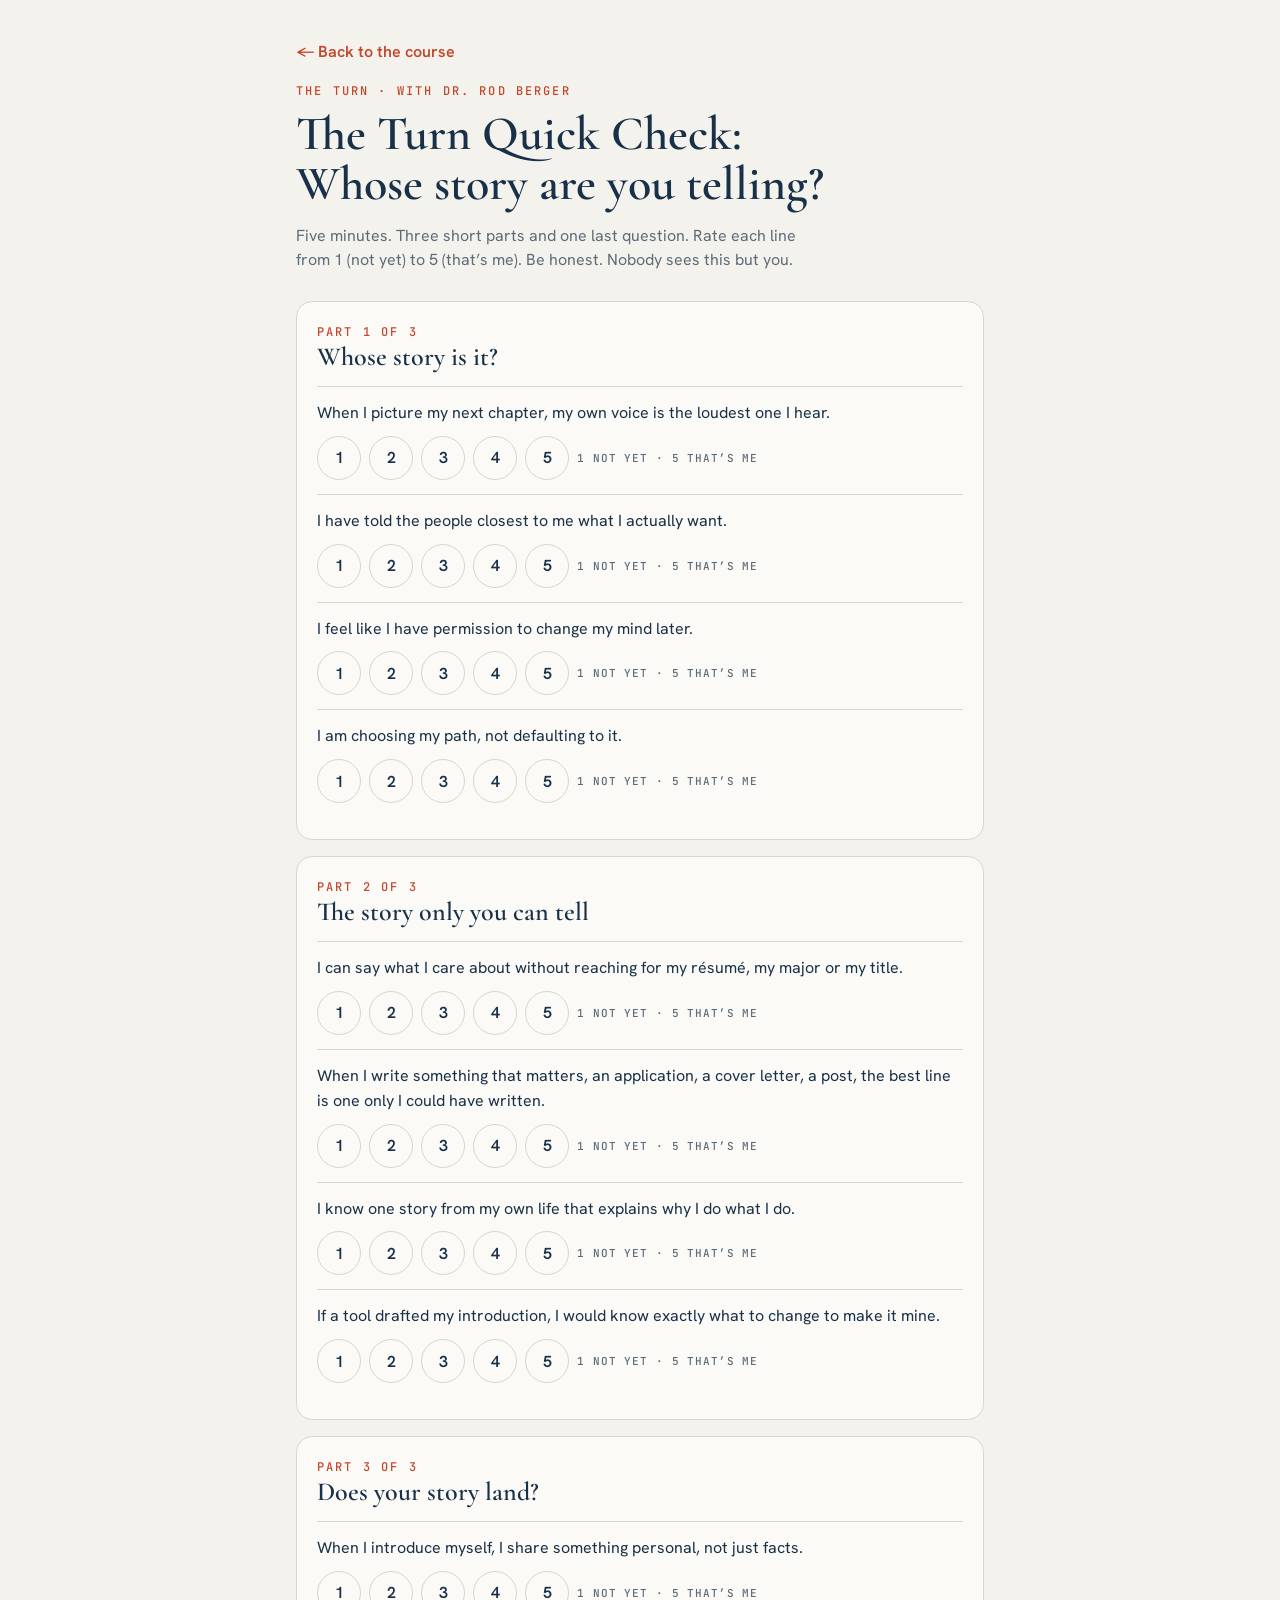
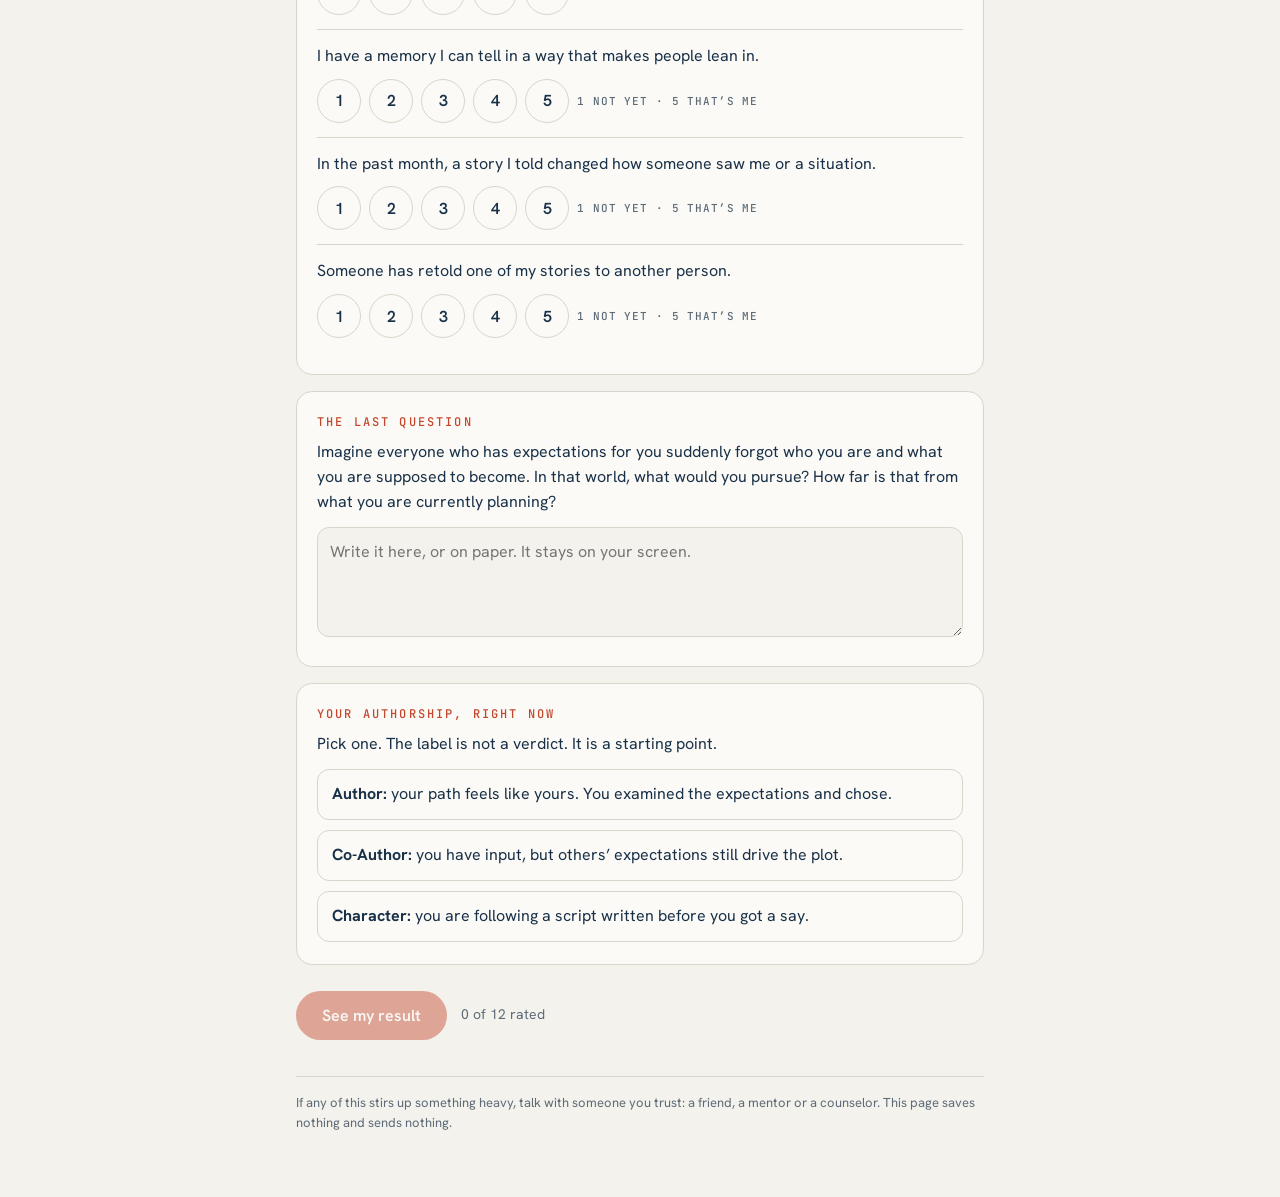
<file: site/the-turn/quick-check/index.html>
<!doctype html>
<html lang="en"><head><meta charset="utf-8"><meta name="viewport" content="width=device-width,initial-scale=1,viewport-fit=cover">
<title>The Turn Quick Check · Dr. Rod Berger</title>
<link rel="icon" href="data:image/svg+xml,%3Csvg xmlns=%22http://www.w3.org/2000/svg%22 viewBox=%220 0 32 32%22%3E%3Crect width=%2232%22 height=%2232%22 rx=%227%22 fill=%22%23183048%22/%3E%3Ccircle cx=%2216%22 cy=%2216%22 r=%227.5%22 fill=%22none%22 stroke=%22%23FF7559%22 stroke-width=%223.2%22/%3E%3C/svg%3E">
<meta name="robots" content="noindex, nofollow">
<meta name="description" content="The Turn Quick Check: five minutes, three short parts, and the free Turn to start with. Nothing is saved or sent.">
<link rel="preconnect" href="https://fonts.googleapis.com">
<link rel="stylesheet" href="https://fonts.googleapis.com/css2?family=Cormorant+Garamond:ital,wght@0,500;0,600;1,500&family=Hanken+Grotesk:wght@400;500;600;700&family=JetBrains+Mono:wght@500&display=swap">
<style>
:root{--bg:#F4F2EC;--card:#FBFAF6;--ink:#183048;--mut:#5d6b78;--line:#d9d5ca;--coral:#FF7559;--ci:#c4472d;--pick:#183048;--pickfg:#F4F2EC;--soft:#efe9dd;--btnfg:#fff}
@media (prefers-color-scheme: dark){:root:not([data-theme="light"]){--bg:#101b27;--card:#16243a;--ink:#EDE9E0;--mut:#9fb0c0;--line:#2a3b52;--coral:#FF7559;--ci:#ff8f78;--pick:#FF7559;--pickfg:#101b27;--soft:#1d2e46;--btnfg:#101b27;color-scheme:dark}}
:root[data-theme="dark"]{--bg:#101b27;--card:#16243a;--ink:#EDE9E0;--mut:#9fb0c0;--line:#2a3b52;--coral:#FF7559;--ci:#ff8f78;--pick:#FF7559;--pickfg:#101b27;--soft:#1d2e46;--btnfg:#101b27;color-scheme:dark}
*{box-sizing:border-box}html,body{margin:0}
body{background:var(--bg);color:var(--ink);font:16px/1.55 "Hanken Grotesk",system-ui,sans-serif}
.wrap{max-width:720px;margin:0 auto;padding-block:40px 64px;padding-left:max(16px,env(safe-area-inset-left,0px));padding-right:max(16px,env(safe-area-inset-right,0px))}
.eyebrow{font:500 12px "JetBrains Mono",monospace;letter-spacing:.18em;text-transform:uppercase;color:var(--ci)}
h1{font:600 clamp(34px,7vw,48px)/1.05 "Cormorant Garamond",Georgia,serif;margin:10px 0 14px;text-wrap:balance}
.lede{color:var(--mut);max-width:58ch;margin:0 0 28px}
.part{background:var(--card);border:1px solid var(--line);border-radius:16px;padding:22px 20px;margin:0 0 16px}
.part h2{font:600 26px/1.15 "Cormorant Garamond",Georgia,serif;margin:2px 0 14px}
.item{padding:14px 0;border-top:1px solid var(--line)}.item:first-of-type{border-top:0;padding-top:0}
.item p{margin:0 0 10px}
.scale{display:flex;gap:8px;align-items:center;flex-wrap:wrap}
.scale button{width:44px;height:44px;border-radius:50%;border:1.5px solid var(--line);background:transparent;color:var(--ink);font:600 16px "Hanken Grotesk",sans-serif;cursor:pointer}
.scale button:hover{border-color:var(--coral)}
.scale button[aria-pressed="true"]{background:var(--pick);border-color:var(--pick);color:var(--pickfg)}
.ends{font:500 11px "JetBrains Mono",monospace;letter-spacing:.08em;color:var(--mut);text-transform:uppercase}
textarea{width:100%;min-height:110px;border:1px solid var(--line);border-radius:12px;padding:12px;background:var(--bg);color:var(--ink);font:inherit;resize:vertical}
.choices{display:grid;gap:10px}
.choice{display:flex;gap:12px;align-items:flex-start;border:1.5px solid var(--line);border-radius:12px;padding:12px 14px;cursor:pointer;background:transparent;color:inherit;text-align:left;font:inherit}
.choice b{font-weight:700}.choice[aria-pressed="true"]{border-color:var(--coral);background:var(--soft)}
.go{display:flex;gap:14px;align-items:center;flex-wrap:wrap;margin:26px 0}
.btn{background:var(--ci);color:var(--btnfg);border:0;border-radius:999px;padding:14px 26px;font:600 16px "Hanken Grotesk",sans-serif;cursor:pointer}
.btn[disabled]{opacity:.45;cursor:not-allowed}
.count{color:var(--mut);font-size:14px}
#result[hidden]{display:none}
.bars{display:grid;gap:12px;margin:8px 0 22px}
.bar .row{display:flex;justify-content:space-between;gap:10px;font-weight:600}
.bar .track{height:12px;border-radius:99px;background:var(--soft);overflow:hidden;margin-top:6px}
.bar .fill{height:100%;background:var(--ink);border-radius:99px;transition:width .6s ease}
.bar.low .fill{background:var(--coral)}
.turncard{display:grid;grid-template-columns:minmax(0,1fr);gap:0;border:1px solid var(--line);border-radius:16px;overflow:hidden;background:var(--card)}
.turncard img{display:block;width:100%;aspect-ratio:16/9;object-fit:cover}
.turncard div{padding:18px 20px}
.back{display:inline-block;margin:0 0 18px;color:var(--ci);font-weight:600;text-decoration:none}
.back:hover{text-decoration:underline}
a.btn{display:inline-block;text-decoration:none;margin-top:4px}
.turncard h3{font:600 28px/1.1 "Cormorant Garamond",Georgia,serif;margin:6px 0 8px}
.note{color:var(--mut);font-size:14px;margin-top:22px}
.label{display:inline-block;margin-top:6px;padding:4px 12px;border-radius:99px;background:var(--soft);font-weight:700}
footer{margin-top:36px;color:var(--mut);font-size:13px;border-top:1px solid var(--line);padding-top:16px}
.bar .row span:last-child{white-space:nowrap}
</style>
</head><body>

<div class="wrap">
  <a class="back" href="../preview/">← Back to the course</a>
  <div class="eyebrow">The Turn · with Dr. Rod Berger</div>
  <h1>The Turn Quick Check: Whose story are you telling?</h1>
  <p class="lede">Five minutes. Three short parts and one last question. Rate each line from 1 (not yet) to 5 (that’s me). Be honest. Nobody sees this but you.</p>

  <div id="parts"></div>

  <section class="part">
    <div class="eyebrow">The last question</div>
    <p style="margin:10px 0 12px">Imagine everyone who has expectations for you suddenly forgot who you are and what you are supposed to become. In that world, what would you pursue? How far is that from what you are currently planning?</p>
    <textarea id="lastq" aria-label="Your answer to the last question" placeholder="Write it here, or on paper. It stays on your screen."></textarea>
  </section>

  <section class="part">
    <div class="eyebrow">Your authorship, right now</div>
    <p style="margin:10px 0 12px">Pick one. The label is not a verdict. It is a starting point.</p>
    <div class="choices" id="auth"></div>
  </section>

  <div class="go"><button class="btn" id="see" disabled>See my result</button><span class="count" id="count">0 of 12 rated</span></div>

  <section id="result" hidden aria-live="polite">
    <div class="part">
      <div class="eyebrow">Your result</div>
      <h2 style="margin-top:8px">Each part scores out of 20</h2>
      <div class="bars" id="bars"></div>
      <div id="authout"></div>
    </div>
    <div class="eyebrow" style="margin:26px 0 10px">Your first Turn</div>
    <div class="turncard" id="turn"></div>
    <p class="note" id="resnote"></p>
  </section>

  <footer>If any of this stirs up something heavy, talk with someone you trust: a friend, a mentor or a counselor. This page saves nothing and sends nothing.</footer>
</div>

<script>
const PARTS=[
 {t:'Part 1: Whose story is it?',d:"Whether the path you’re on is one you chose.",turn:{go:'l01-open',n:1,img:'[data-uri]',lesson:'Lesson 1 · Permission Structures',guest:'Taryn Smith',line:'Start with Lesson 1, Taryn Smith: Permission Structures.'},
  items:['When I picture my next chapter, my own voice is the loudest one I hear.','I have told the people closest to me what I actually want.','I feel like I have permission to change my mind later.','I am choosing my path, not defaulting to it.']},
 {t:'Part 2: The story only you can tell',d:'Whether your own voice comes through, or a script anyone could have written.',turn:{go:'l02-open',n:2,img:'[data-uri]',lesson:'Lesson 2 · The Pen Still Needs a Hand',guest:'Rich Tu',line:'Start with Lesson 2, Rich Tu: The Pen Still Needs a Hand.'},
  items:['I can say what I care about without reaching for my résumé, my major or my title.','When I write something that matters, an application, a cover letter, a post, the best line is one only I could have written.','I know one story from my own life that explains why I do what I do.','If a tool drafted my introduction, I would know exactly what to change to make it mine.']},
 {t:'Part 3: Does your story land?',d:'Whether your stories move people, or only inform them.',turn:{go:'l03-open',n:3,img:'[data-uri]',lesson:'Lesson 3 · Memories Are Your Toolbox',guest:'Opal Lee',line:'Start with Lesson 3, Opal Lee: Memories Are Your Toolbox.'},
  items:['When I introduce myself, I share something personal, not just facts.','I have a memory I can tell in a way that makes people lean in.','In the past month, a story I told changed how someone saw me or a situation.','Someone has retold one of my stories to another person.']}
];
const AUTH=[['Author','your path feels like yours. You examined the expectations and chose.'],['Co-Author','you have input, but others’ expectations still drive the plot.'],['Character','you are following a script written before you got a say.']];
const score=PARTS.map(p=>p.items.map(()=>0)); let auth=null;
const el=(t,a={},h='')=>{const e=document.createElement(t);Object.assign(e,a);if(h)e.innerHTML=h;return e};
const partsEl=document.getElementById('parts');
PARTS.forEach((p,pi)=>{const s=el('section',{className:'part'});s.append(el('div',{className:'eyebrow',textContent:'Part '+(pi+1)+' of 3'}),el('h2',{textContent:p.t.replace(/^Part \d: /,'')}));
 p.items.forEach((it,ii)=>{const row=el('div',{className:'item'});row.append(el('p',{textContent:it}));const sc=el('div',{className:'scale',role:'group'});sc.setAttribute('aria-label',it);
  for(let v=1;v<=5;v++){const b=el('button',{type:'button',textContent:v});b.setAttribute('aria-pressed','false');b.setAttribute('aria-label',v+(v===1?' (not yet)':v===5?' (that’s me)':''));
   b.onclick=()=>{score[pi][ii]=v;[...sc.querySelectorAll('button')].forEach(x=>x.setAttribute('aria-pressed',String(x===b)));upd();changed()};sc.append(b)}
  sc.append(el('span',{className:'ends',textContent:'1 not yet · 5 that’s me'}));row.append(sc);s.append(row)});partsEl.append(s)});
const authEl=document.getElementById('auth');
AUTH.forEach(([k,v])=>{const b=el('button',{type:'button',className:'choice'},'<span><b>'+k+':</b> '+v+'</span>');b.setAttribute('aria-pressed','false');b.onclick=()=>{auth=k;[...authEl.children].forEach(x=>x.setAttribute('aria-pressed',String(x===b)));changed()};authEl.append(b)});
const see=document.getElementById('see'),cnt=document.getElementById('count');
function upd(){const n=score.flat().filter(Boolean).length;cnt.textContent=n+' of 12 rated';see.disabled=n<12}
function keep(){try{history.replaceState({qc:{score,auth,last:document.getElementById('lastq').value,shown:!document.getElementById('result').hidden}},'')}catch(e){}}
function changed(){const r=document.getElementById('result');if(!r.hidden){r.hidden=true;see.textContent='See my updated result'}keep()}
document.getElementById('lastq').addEventListener('input',keep);
see.onclick=()=>{const tot=score.map(a=>a.reduce((x,y)=>x+y,0));const low=tot.indexOf(Math.min(...tot));// a tie goes to the earlier part
 const bars=document.getElementById('bars');bars.innerHTML='';
 PARTS.forEach((p,i)=>{const b=el('div',{className:'bar'+(i===low?' low':'')});b.innerHTML='<div class="row"><span></span><span>'+tot[i]+' / 20</span></div><div class="track"><div class="fill" style="width:0"></div></div>';b.querySelector('.row span').textContent=p.t;bars.append(b);requestAnimationFrame(()=>requestAnimationFrame(()=>{b.querySelector('.fill').style.width=(tot[i]/20*100)+'%'}))});
 const ao=document.getElementById('authout');ao.innerHTML='';if(auth){ao.append(el('div',{className:'eyebrow',textContent:'Your authorship, right now'}),el('span',{className:'label',textContent:auth}))}
 const t=PARTS[low].turn,c=document.getElementById('turn');c.innerHTML='';const img=el('img',{src:t.img,alt:t.guest+', the opening of the Turn'});const d=el('div');
 const ties=tot.filter(x=>x===tot[low]).length;
 const pd=PARTS[low].d.charAt(0).toLowerCase()+PARTS[low].d.slice(1);
 const why=ties===3?'All three parts scored the same, so you start at the beginning.':ties===2?'Part '+(low+1)+' tied for your lowest score: '+pd+' When two parts tie, you start with the earlier one.':'Part '+(low+1)+' was your lowest score: '+pd;
 d.append(el('div',{className:'eyebrow',textContent:t.lesson}),el('h3',{textContent:t.guest}),el('p',{textContent:why}));const a=el('a',{className:'btn',href:'../preview/#'+t.go,textContent:'Start Lesson '+t.n+' with '+t.guest+' →'});d.append(a);c.append(img,d);
 document.getElementById('resnote').innerHTML='Keep your answer to the last question in mind as you watch.'+(low===0?'':' Prefer to go in order? <a href="../preview/#l01-open" style="color:var(--ci);font-weight:600">Start with Lesson 1</a>.');
 see.textContent='See my result';
 const r=document.getElementById('result');r.hidden=false;keep();r.scrollIntoView({behavior:matchMedia('(prefers-reduced-motion: reduce)').matches?'auto':'smooth',block:'start'})};
(function restore(){const st=history.state&&history.state.qc;if(!st)return;
 st.score.forEach((row,pi)=>row.forEach((v,ii)=>{score[pi][ii]=v;if(!v)return;const sc=partsEl.querySelectorAll('.part')[pi].querySelectorAll('.scale')[ii];[...sc.querySelectorAll('button')].forEach(x=>x.setAttribute('aria-pressed',String(Number(x.textContent)===v)))}));
 if(st.auth){auth=st.auth;[...authEl.children].forEach(x=>x.setAttribute('aria-pressed',String(x.textContent.startsWith(st.auth+':'))))}
 document.getElementById('lastq').value=st.last||'';upd();if(st.shown&&!see.disabled)see.onclick();})();
</script>

</body></html>
</file>
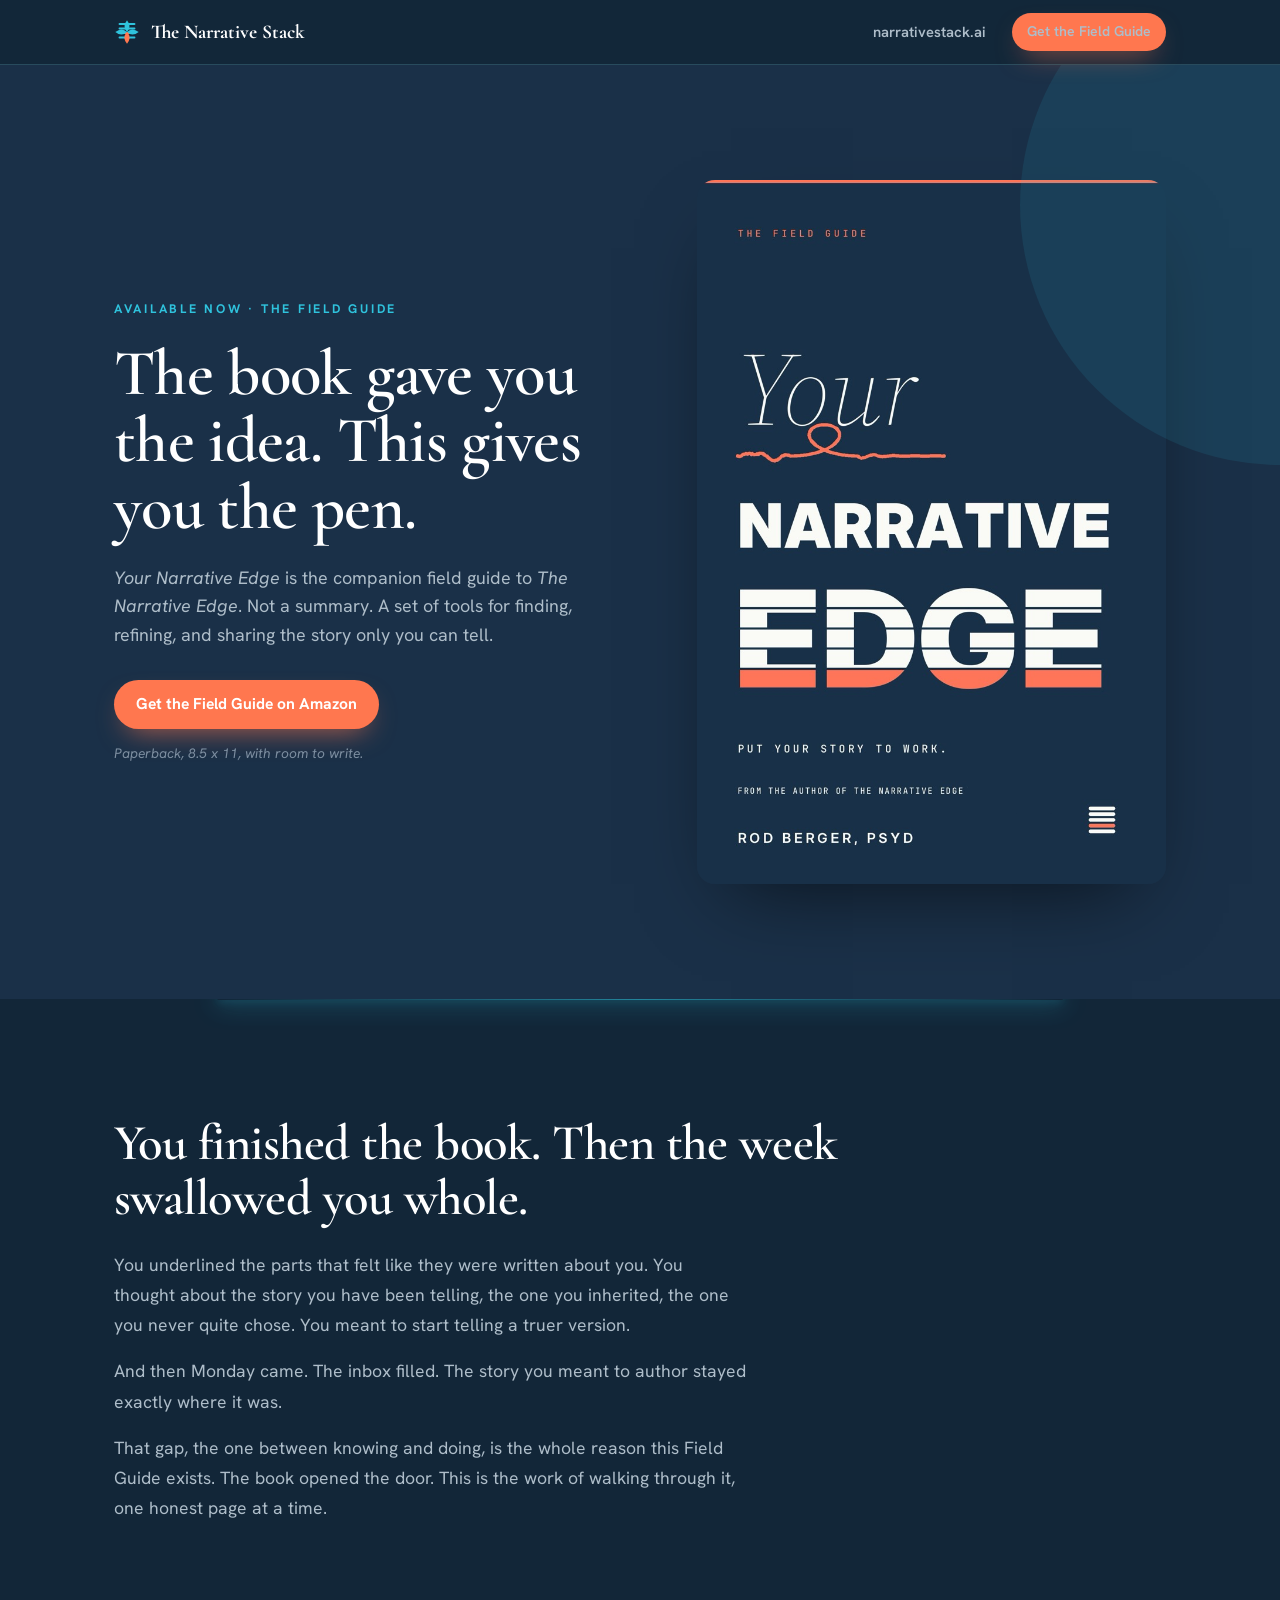
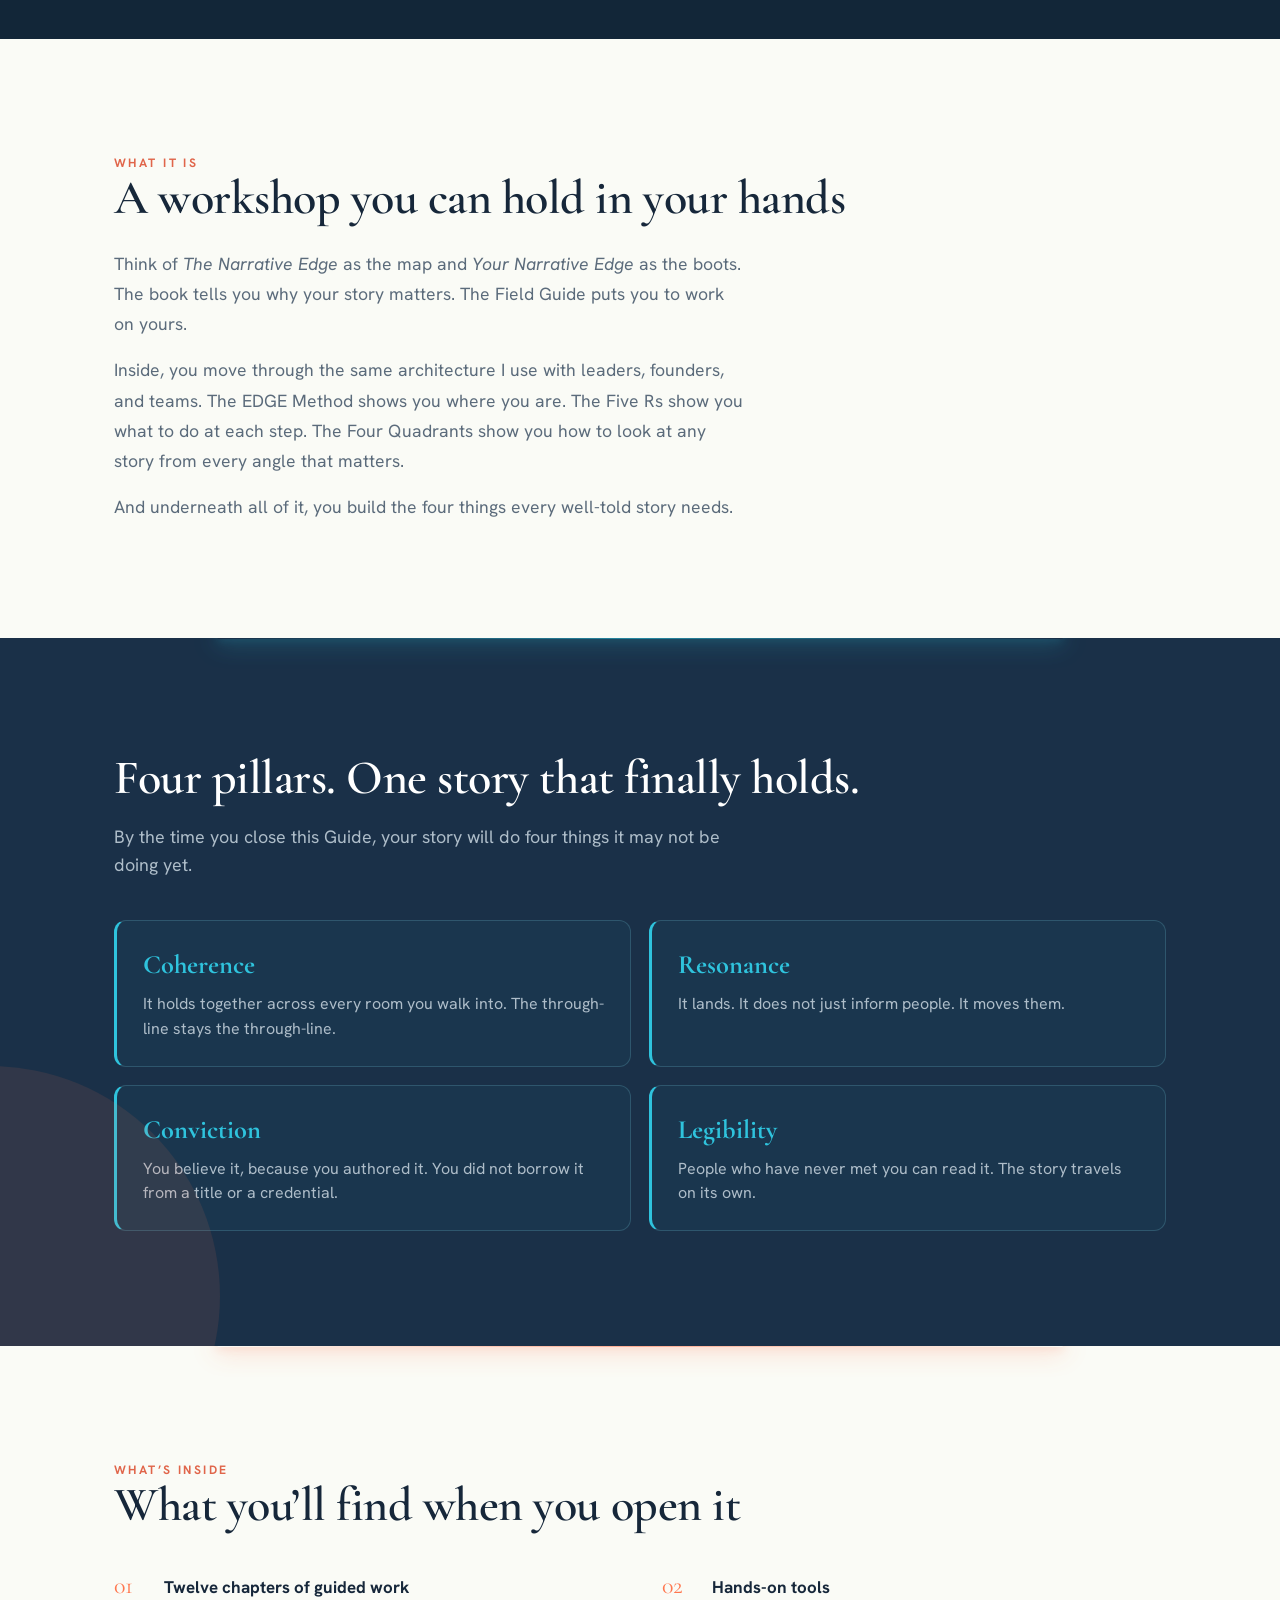
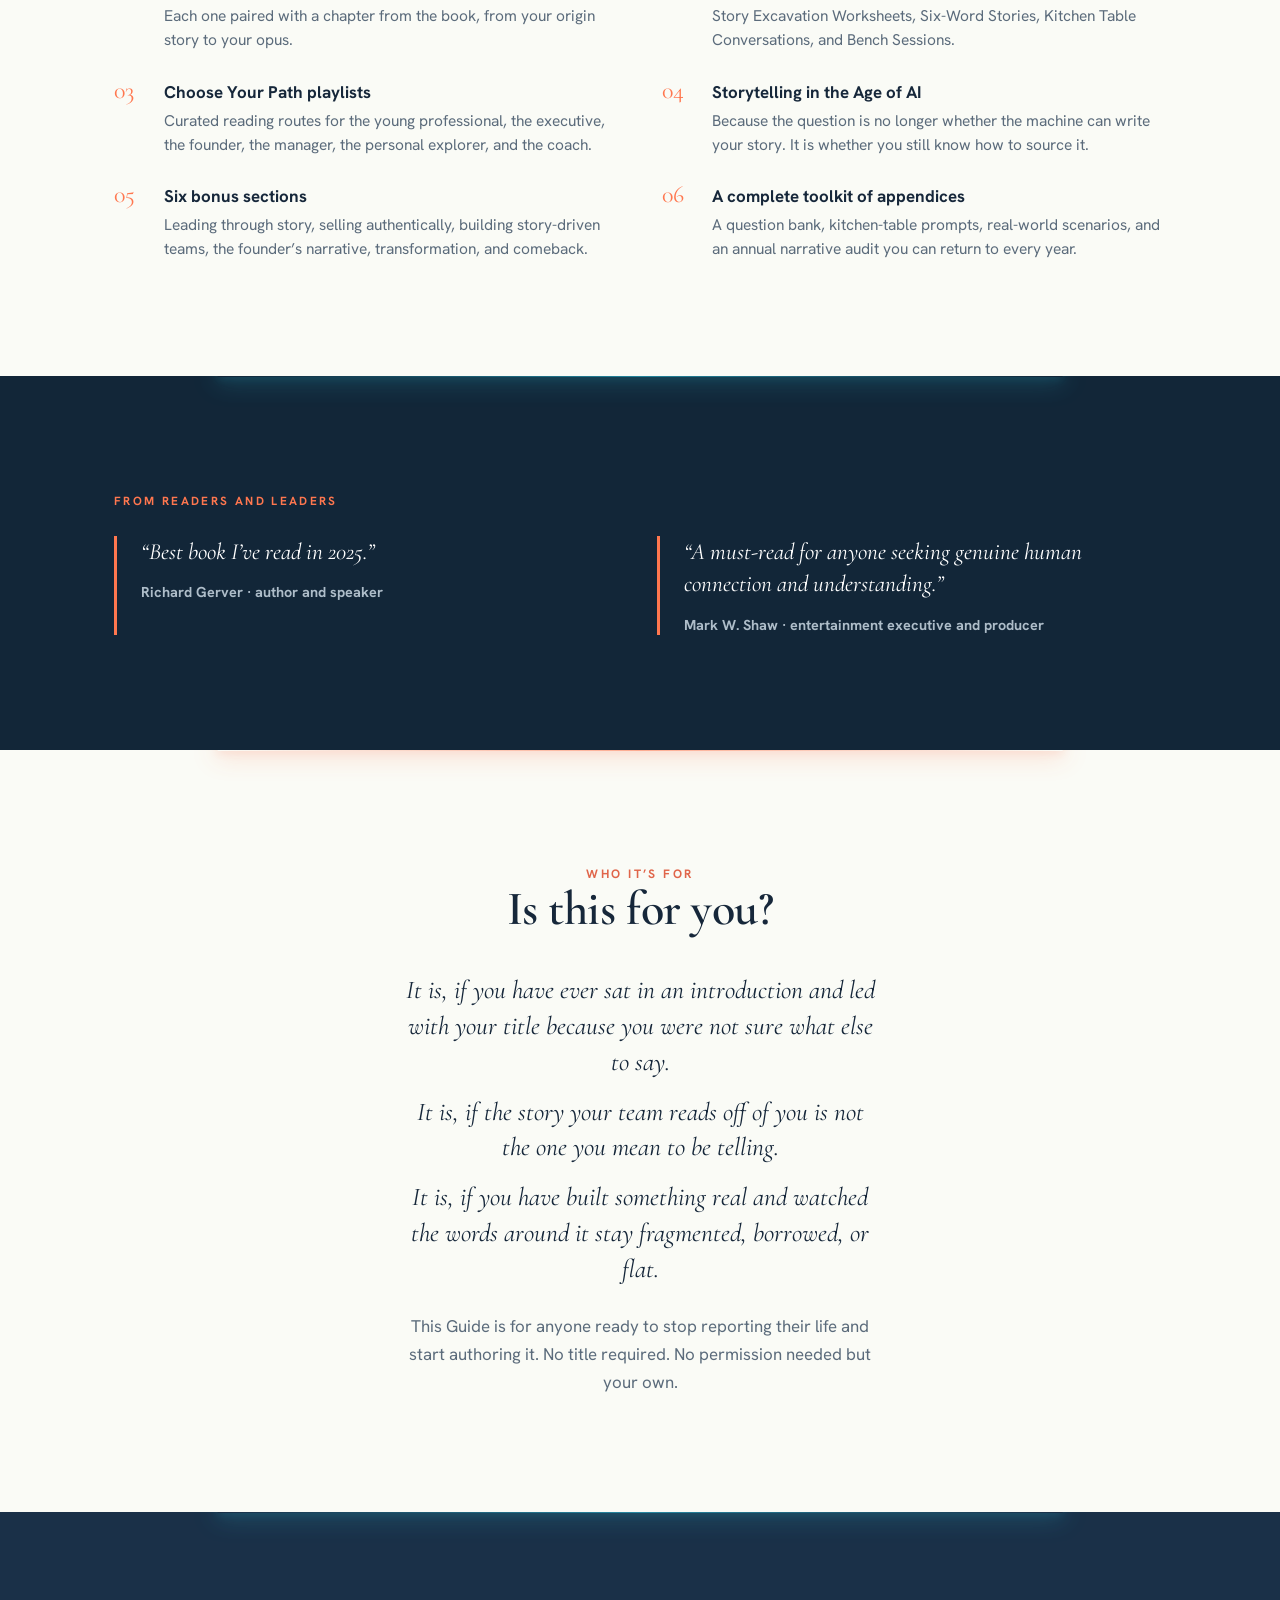
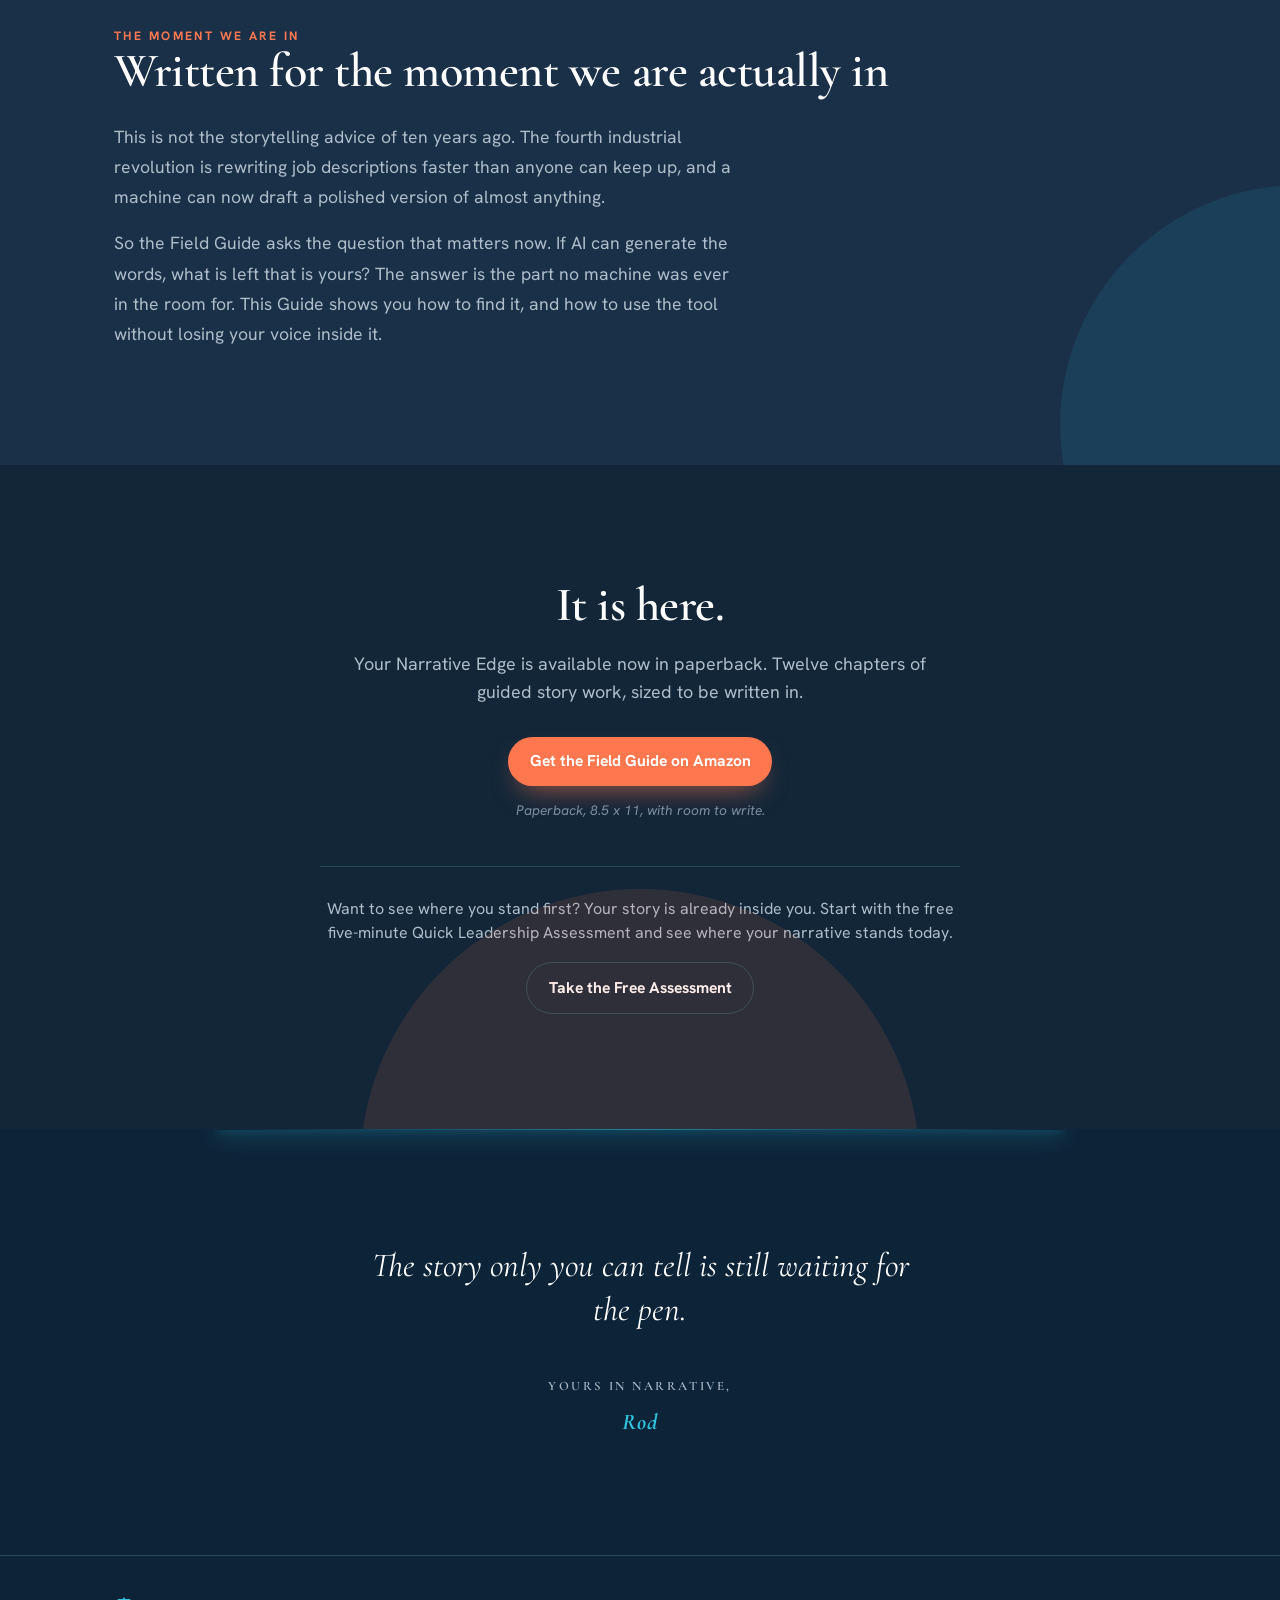
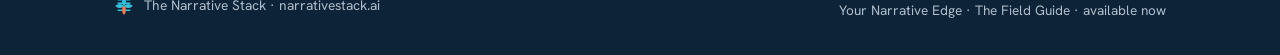
<file: site/field-guide.html>
<!DOCTYPE html><html lang="en"><head><meta charset="utf-8">
<meta name="viewport" content="width=device-width,initial-scale=1">
<title>The Field Guide · Your Narrative Edge · The Narrative Stack</title>
<meta name="description" content="Your Narrative Edge, the Field Guide from Dr. Rod Berger. Available now in paperback. Twelve chapters of guided story work, with room to write.">
<link rel="icon" href="data:image/svg+xml,%3Csvg xmlns='http://www.w3.org/2000/svg' viewBox='0 0 40 40'%3E%3Crect width='40' height='40' rx='8' fill='%231A3048'/%3E%3Cpath d='M20 20 Q12 12 20 2 Q28 12 20 20 Z' fill='%232FC3DD'/%3E%3Cpath d='M20 20 Q28 12 38 20 Q28 28 20 20 Z' fill='%232FC3DD'/%3E%3Cpath d='M20 20 Q28 28 20 38 Q12 28 20 20 Z' fill='%23FF774F'/%3E%3Cpath d='M20 20 Q12 28 2 20 Q12 12 20 20 Z' fill='%232FC3DD'/%3E%3C/svg%3E">
<meta property="og:type" content="website">
<meta property="og:title" content="The Field Guide · Your Narrative Edge">
<meta property="og:description" content="Your Narrative Edge, the Field Guide from Dr. Rod Berger. Available now in paperback.">
<meta property="og:url" content="https://narrativestack.ai/field-guide">
<link rel="preconnect" href="https://fonts.googleapis.com">
<link rel="preconnect" href="https://fonts.gstatic.com" crossorigin>
<link href="https://fonts.googleapis.com/css2?family=Cormorant+Garamond:ital,wght@0,500;0,600;0,700;1,500;1,600&family=Hanken+Grotesk:wght@400;500;600;700&display=swap" rel="stylesheet">
<style>

:root{
  --navy:#1A3048; --navy-deep:#122638; --navy-deeper:#0D2338;
  --slate:#46566A; --slate-light:#5B6B7B;
  --cyan:#2FC3DD; --coral:#FF774F; --coral-deep:#E0654A;
  --cream:#FAFBF6; --cream-warm:#F6EFE0;
  --ink:#16273a; --muted:#5B6B7B; --on-navy:#AEBDC9;
  --line:rgba(127,217,233,.20); --line-warm:#e7e3d6;
  --serif:"Cormorant Garamond",Georgia,serif;
  --sans:"Hanken Grotesk",sans-serif;
  --maxw:1180px; --pad:clamp(20px,5vw,72px);
  --clifftree:none;
  --currents:none;
  --constellation:none;
  --stilllife:none;
  --portrait:none;
}
*{box-sizing:border-box;margin:0;padding:0}
html{scroll-behavior:smooth}
body{font-family:var(--sans);background:var(--navy);color:#fff;-webkit-font-smoothing:antialiased;line-height:1.55;overflow-x:hidden}
section{position:relative;overflow:hidden}
.wrap{max-width:var(--maxw);margin:0 auto;padding-left:var(--pad);padding-right:var(--pad)}
.sec{padding-top:clamp(74px,9vw,130px);padding-bottom:clamp(74px,9vw,130px)}
.bg-navy{background:var(--navy)} .bg-deep{background:var(--navy-deep)} .bg-cream{background:var(--cream);color:var(--ink)}

/* type */
.serif{font-family:var(--serif)}
h1,h2,.disp{font-family:var(--serif);font-weight:600;line-height:1.03;letter-spacing:-.005em}
.eyebrow,.kicker{font-family:var(--sans);font-weight:700;font-size:.76rem;letter-spacing:.2em;text-transform:uppercase}
.kicker{color:var(--coral)} .bg-cream .kicker{color:var(--coral-deep)}
.h-sec{font-family:var(--serif);font-weight:600;font-size:clamp(2.2rem,5vw,3.5rem);margin:14px 0 22px}
.lead{font-size:clamp(1.06rem,1.6vw,1.26rem);line-height:1.6}
.on-navy{color:var(--on-navy)} .muted{color:var(--muted)}
.coral{color:var(--coral)} .cyan{color:var(--cyan)}

/* motifs */
.pin{display:inline-block;vertical-align:-.12em}
.qcircle{position:absolute;border-radius:50%;pointer-events:none;z-index:0}
.qcircle.cy{background:rgba(47,195,221,.10)} .qcircle.co{background:rgba(255,119,79,.10)}
.uline{position:relative;white-space:nowrap;color:var(--coral)}
.over{position:relative;z-index:2}

/* image layer */
.imgbg{position:absolute;inset:0;z-index:0;background-size:cover;background-position:center;opacity:.5}
.imgbg.dim{opacity:.34}
.veil{position:absolute;inset:0;z-index:1}

/* nav */
header.nav{position:sticky;top:0;z-index:60;background:rgba(18,38,56,.85);backdrop-filter:blur(10px);border-bottom:1px solid var(--line)}
.nav .wrap{display:flex;align-items:center;justify-content:space-between;padding:13px var(--pad)}
.brand{display:flex;align-items:center;gap:11px;font-family:var(--serif);font-weight:700;font-size:1.22rem;color:#fff}
.nav-links{display:flex;align-items:center;gap:26px}
.nav-links a{color:var(--on-navy);text-decoration:none;font-weight:600;font-size:.92rem}
.nav-links a:hover{color:#fff}
.btn{display:inline-flex;align-items:center;gap:.5em;border:0;cursor:pointer;font-family:var(--sans);font-weight:700;font-size:.98rem;padding:.8em 1.4em;border-radius:999px;text-decoration:none;transition:transform .18s,box-shadow .18s,background .18s,color .18s}
.btn-coral{background:var(--coral);color:#fff;box-shadow:0 12px 28px -12px rgba(255,119,79,.75)}
.btn-coral:hover{transform:translateY(-2px);box-shadow:0 18px 36px -12px rgba(255,119,79,.9)}
.btn-ghost{background:transparent;color:#fff;border:1.5px solid var(--line)}
.btn-ghost:hover{border-color:var(--cyan);color:var(--cyan)}
.nav .btn{padding:.58em 1.05em;font-size:.88rem}
.scrolllink{color:var(--on-navy);font-weight:600;text-decoration:none;font-size:.95rem}
.scrolllink:hover{color:var(--coral)}
@media(max-width:780px){.nav-links a:not(.btn){display:none}}

/* hero */
.hero .wrap{display:grid;grid-template-columns:1.12fr .88fr;gap:clamp(28px,4vw,60px);align-items:center;padding-top:clamp(60px,8vw,104px);padding-bottom:clamp(70px,9vw,116px)}
.hero h1{font-size:clamp(2.7rem,6.4vw,5rem);font-weight:600}
.hero .eyebrow{color:var(--cyan);display:flex;align-items:center;gap:10px;margin-bottom:24px}
.hero .sub{margin:24px 0 32px;max-width:36ch}
.cta-row{display:flex;flex-wrap:wrap;gap:14px;align-items:center}
.heroart{position:relative;aspect-ratio:768/954;border-radius:14px;overflow:hidden;border:1px solid var(--line)}
.heroart .imgbg{background-image:var(--clifftree);background-size:cover;background-position:center;opacity:1}
.heroart .veil{background:linear-gradient(180deg,rgba(18,38,56,0),rgba(18,38,56,.18))}

/* two-col */
.two{display:grid;grid-template-columns:1fr 1fr;gap:clamp(26px,4vw,60px);align-items:center}

/* premise data */
.datacols{display:grid;grid-template-columns:1fr 1fr;gap:clamp(26px,4vw,56px);margin-top:30px}
.datacol h4{font-family:var(--sans);font-weight:700;letter-spacing:.16em;text-transform:uppercase;font-size:.74rem;margin-bottom:18px;padding-bottom:10px;border-bottom:1px solid var(--line)}
.datacol.lost h4{color:var(--on-navy)} .datacol.gain h4{color:var(--coral)}
.row{display:flex;align-items:center;gap:14px;margin:16px 0}
.row .lab{flex:1;font-size:.98rem;color:#dfe6ec}
.row .num{font-family:var(--serif);font-weight:600;font-size:2rem;min-width:64px;text-align:right}
.lost .num{color:var(--on-navy)} .gain .num{color:var(--coral)}
.bar{height:8px;border-radius:6px}
.lost .bar{background:var(--slate-light)} .gain .bar{background:var(--coral)}
.barwrap{flex:0 0 120px}
.src{margin-top:24px;font-size:.8rem;color:#7d8b99}

/* authored/assigned */
.av{display:flex;gap:16px;flex-wrap:wrap;align-items:center;margin:6px 0 24px}
.av .t{font-family:var(--serif);font-weight:700;font-size:clamp(2.4rem,5.2vw,3.6rem)}
.av .t.au{color:var(--coral)} .av .t.as{color:#fff}
.av .o{color:var(--on-navy);font-family:var(--serif);font-style:italic;font-size:1.6rem}

/* two ways */
.cards2{display:grid;grid-template-columns:1fr 1fr;gap:22px;margin-top:6px}
.regcard{border-radius:16px;padding:30px}
.regcard h3{font-family:var(--serif);font-size:1.7rem;margin-bottom:12px}
.reg-police{background:rgba(255,255,255,.04);border:1px solid var(--line);border-top:4px solid var(--slate-light)}
.reg-kitchen{background:rgba(255,119,79,.08);border:1px solid rgba(255,119,79,.3);border-top:4px solid var(--coral)}
.reg-police h3{color:#cdd6de} .reg-kitchen h3{color:var(--coral)}
.provoke{margin-top:30px;font-family:var(--serif);font-style:italic;font-size:clamp(1.2rem,2.4vw,1.7rem);color:#eaf0f4;max-width:48ch}

/* method floors */
.floors{display:flex;flex-direction:column;gap:10px;margin-top:6px}
.floor{display:grid;grid-template-columns:54px 1fr;gap:18px;align-items:center;background:rgba(255,255,255,.03);border:1px solid var(--line);border-left:3px solid var(--cyan);border-radius:12px;padding:16px 20px;transition:transform .2s,background .2s}
.floor:hover{transform:translateX(6px);background:rgba(47,195,221,.06)}
.floor .n{font-family:var(--serif);font-size:1.7rem;color:var(--cyan)}
.floor .ttl{font-family:var(--serif);font-weight:600;font-size:1.35rem}
.floor .d{color:var(--on-navy);font-size:.92rem;margin-top:2px}
.bearing{margin-top:18px;border:1px dashed var(--line);border-radius:12px;padding:18px 20px}
.bearing .h{font-size:.74rem;letter-spacing:.16em;text-transform:uppercase;color:var(--coral);font-weight:700;margin-bottom:12px}
.pillars{display:flex;flex-wrap:wrap;gap:10px}
.pillars span{font-family:var(--serif);font-size:1.25rem;color:#fff;border-bottom:2px solid var(--cyan);padding-bottom:2px}
.triad{display:grid;grid-template-columns:repeat(3,1fr);border:1px solid var(--line);border-radius:12px;overflow:hidden;margin-top:22px}
.triad .c{padding:22px 20px;border-right:1px solid var(--line)} .triad .c:last-child{border-right:0}
.triad .c h4{font-family:var(--serif);font-size:1.4rem;color:var(--cyan);margin-bottom:8px}
.triad .c p{color:var(--on-navy);font-size:.92rem}

/* behind the work */
.bw{display:grid;grid-template-columns:1.25fr .75fr;gap:clamp(26px,4vw,52px);align-items:center}
.statement{font-family:var(--serif);font-weight:600;font-size:clamp(2.4rem,5.4vw,4rem);line-height:1.04}
.statement .s{display:block;color:var(--cyan);font-style:italic;font-size:clamp(1.3rem,2.6vw,2rem);margin-top:.2em}
.ko{margin-top:26px;border-left:3px solid var(--coral);padding-left:20px}
.ko .lab{font-size:.74rem;letter-spacing:.14em;text-transform:uppercase;color:var(--coral);font-weight:700}
.ko p{font-family:var(--serif);font-style:italic;font-size:1.5rem;color:#fff;margin-top:8px;line-height:1.25}
.ko .one{display:block;margin-top:8px;font-family:var(--sans);font-style:normal;font-size:.85rem;color:var(--on-navy)}
.rodframe{position:relative;border-radius:16px;aspect-ratio:4/5;overflow:hidden;border:1px solid var(--line)}
.rodframe .imgbg{background-image:var(--portrait);opacity:1}
.rodframe .veil{background:linear-gradient(180deg,transparent,rgba(18,38,56,.35))}

/* assessment */
.assess{background:#fff;border:1px solid var(--line-warm);border-radius:18px;padding:clamp(26px,4vw,46px);box-shadow:0 34px 64px -42px rgba(26,48,72,.45);position:relative;overflow:hidden}
.assess .badge{display:inline-flex;align-items:center;gap:8px;background:rgba(255,119,79,.12);color:var(--coral-deep);font-weight:700;font-size:.76rem;letter-spacing:.12em;text-transform:uppercase;padding:.45em .9em;border-radius:999px}
.assess h3{font-family:var(--serif);font-size:clamp(1.8rem,3.4vw,2.5rem);color:var(--ink);margin:16px 0 10px}
.assess p{color:var(--muted);max-width:52ch}
.form{display:flex;gap:10px;flex-wrap:wrap;margin-top:22px}
.form input{flex:1 1 260px;min-width:0;padding:.95em 1.1em;border:1.5px solid #d8d5c8;border-radius:999px;font-family:var(--sans);font-size:1rem;color:var(--ink)}
.form input:focus{outline:none;border-color:var(--coral);box-shadow:0 0 0 4px rgba(255,119,79,.16)}
.zchips{display:flex;gap:8px;margin-top:20px;flex-wrap:wrap}
.zchips span{font-size:.74rem;font-weight:600;color:var(--muted);border:1px solid var(--line-warm);border-radius:999px;padding:.3em .7em}
.enote{margin-top:18px;font-size:.8rem;color:#9aa0a6;font-style:italic}

/* flip cards */
.zgrid{display:grid;grid-template-columns:repeat(5,1fr);gap:14px;margin-top:32px}
.flip{perspective:1200px;height:230px}
.fin{position:relative;width:100%;height:100%;transform-style:preserve-3d;transition:transform .6s cubic-bezier(.4,.1,.2,1)}
.flip:hover .fin,.flip:focus-within .fin{transform:rotateY(180deg)}
.face{position:absolute;inset:0;backface-visibility:hidden;border-radius:14px;padding:22px 18px;display:flex;flex-direction:column;border:1px solid var(--line)}
.front{background:var(--navy-deep);border-top:3px solid var(--cyan)}
.flip:nth-child(1) .front{border-top-color:var(--coral)}
.flip:nth-child(2) .front{border-top-color:#5aa8c9}
.flip:nth-child(5) .front{border-top-color:#7FD9E9}
.front h4{font-family:var(--serif);font-size:1.3rem;margin-bottom:8px}
.front p{color:var(--on-navy);font-size:.88rem}
.front .hint{margin-top:auto;font-size:.72rem;color:var(--cyan);letter-spacing:.1em;text-transform:uppercase}
.back{background:linear-gradient(160deg,var(--coral),var(--coral-deep));transform:rotateY(180deg);color:#fff;justify-content:center}
.back p{font-family:var(--serif);font-style:italic;font-size:1.18rem;line-height:1.3}

/* the work */
.anchors{display:grid;grid-template-columns:repeat(3,1fr);gap:16px;margin-top:8px;margin-bottom:34px}
.anchor{background:#fff;border:1px solid var(--line-warm);border-radius:14px;padding:22px}
.anchor .t{font-family:var(--serif);font-weight:700;font-size:1.3rem;color:var(--ink)}
.anchor .role{font-size:.84rem;color:var(--coral-deep);font-weight:700;margin:4px 0 8px;letter-spacing:.04em}
.anchor p{color:var(--muted);font-size:.92rem}
.eng{border:1px solid var(--line-warm);border-radius:14px;overflow:hidden}
.rung{padding:20px 24px;background:#fff;border-bottom:1px solid var(--line-warm);cursor:default}
.rung:last-child{border-bottom:0}
.rung .head{display:flex;align-items:baseline;gap:14px;flex-wrap:wrap}
.rung .name{font-family:var(--serif);font-weight:700;font-size:1.3rem;color:var(--ink)}
.rung .desc{color:var(--muted);font-size:.96rem}
.flow{display:flex;align-items:center;gap:8px;flex-wrap:wrap;max-height:0;opacity:0;overflow:hidden;transition:max-height .4s ease,opacity .35s ease,margin .4s ease;margin-top:0}
.rung:hover .flow{max-height:120px;opacity:1;margin-top:14px}
.flow .step{font-size:.82rem;font-weight:600;color:var(--ink);background:var(--cream-warm);border:1px solid var(--line-warm);border-radius:999px;padding:.4em .8em}
.flow .arr{color:var(--coral);font-weight:800}
.rung:hover{background:var(--cream-warm)}

/* bio */
.bio{display:grid;grid-template-columns:.85fr 1.15fr;gap:clamp(26px,4vw,52px);align-items:center}
.biocol-img{display:grid;grid-template-columns:1fr;gap:16px}
.pimg{position:relative;border-radius:16px;aspect-ratio:4/5;overflow:hidden;border:1px solid var(--line-warm)}
.pimg .imgbg{background-image:var(--portrait);opacity:1}
.bookimg{border-radius:14px;overflow:hidden;border:1px solid var(--line-warm);background:var(--navy);aspect-ratio:4/5;display:flex;align-items:center;justify-content:center;padding:22px}
.bookimg img{display:block;width:100%;height:100%;object-fit:contain}
.endorse{margin-top:24px;border-left:3px solid var(--coral);padding-left:18px}
.endorse p{font-family:var(--serif);font-style:italic;font-size:1.3rem;color:var(--ink);line-height:1.3}
.endorse .who{display:block;margin-top:8px;font-family:var(--sans);font-style:normal;font-weight:700;font-size:.88rem;color:var(--muted)}
.voices{margin-top:26px;border-top:1px solid var(--line-warm);padding-top:22px}
.vlabel{font-size:.74rem;letter-spacing:.16em;text-transform:uppercase;color:var(--coral-deep);font-weight:700;margin-bottom:16px}
.vlist{list-style:none;display:grid;grid-template-columns:1fr 1fr;gap:14px 24px}
.vlist li{font-family:var(--serif);font-size:1.16rem;color:var(--ink);line-height:1.15}
.vlist li span{display:block;font-family:var(--sans);font-size:.78rem;color:var(--muted);font-weight:500;letter-spacing:.01em;margin-top:2px}
@media(max-width:520px){.vlist{grid-template-columns:1fr}}

/* closing */
.closing{background:radial-gradient(120% 80% at 50% 118%,rgba(255,119,79,.12),transparent 58%),linear-gradient(180deg,var(--navy),var(--navy-deeper))}
.closing .big{font-family:var(--serif);font-weight:600;font-size:clamp(2rem,4.4vw,3.3rem);line-height:1.1;max-width:22ch;margin:0 auto;text-align:center}
.closing .q{font-family:var(--serif);font-style:italic;font-size:clamp(1.5rem,3.2vw,2.3rem);color:var(--coral);text-align:center;max-width:26ch;margin:28px auto 0;line-height:1.2}
.closing .rowc{display:flex;justify-content:center;margin-top:34px}
.sig{text-align:center;margin-top:46px;font-family:var(--serif);font-weight:600;letter-spacing:.02em;color:var(--on-navy);font-size:1.3rem}
.sig b{color:var(--coral)}

/* footer */
footer{background:var(--navy-deeper);color:var(--on-navy);padding:34px 0;border-top:1px solid var(--line);font-size:.86rem}
footer .wrap{display:flex;justify-content:space-between;flex-wrap:wrap;gap:14px}
footer a{color:var(--coral);text-decoration:none}

.reveal{opacity:0;transform:translateY(22px);transition:opacity .7s,transform .7s}
.reveal.in{opacity:1;transform:none}

@media(max-width:880px){
  .hero .wrap,.two,.datacols,.bw,.bio{grid-template-columns:1fr}
  .cards2{grid-template-columns:1fr}
  .triad{grid-template-columns:1fr}
  .triad .c{border-right:0;border-bottom:1px solid var(--line)}
  .zgrid{grid-template-columns:1fr 1fr}
  .anchors{grid-template-columns:1fr}
  .heroart{min-height:300px}
}

/* animated logo mark: four stacked lines build into the cross, pure-CSS loop */
.logomark{display:block;flex:0 0 auto}
.logomark .ln{transform-box:view-box;transform-origin:20px 20px}
.logomark .pt{transform-box:view-box;transform-origin:20px 20px}
.logomark .l1{animation:lmL1 6s ease-in-out infinite}
.logomark .l2{animation:lmL2 6s ease-in-out infinite}
.logomark .l3{animation:lmL3 6s ease-in-out infinite}
.logomark .l4{animation:lmL4 6s ease-in-out infinite}
.logomark .pt{animation:lmBloom 6s ease-in-out infinite}
@keyframes lmL1{0%{transform:translateY(-11px);opacity:1}24%{transform:translateY(0);opacity:1}30%,86%{transform:translateY(0);opacity:0}100%{transform:translateY(-11px);opacity:1}}
@keyframes lmL2{0%{transform:translateY(-4px);opacity:1}24%{transform:translateY(0);opacity:1}30%,86%{transform:translateY(0);opacity:0}100%{transform:translateY(-4px);opacity:1}}
@keyframes lmL3{0%{transform:translateY(4px);opacity:1}24%{transform:translateY(0);opacity:1}30%,86%{transform:translateY(0);opacity:0}100%{transform:translateY(4px);opacity:1}}
@keyframes lmL4{0%{transform:translateY(11px);opacity:1}24%{transform:translateY(0);opacity:1}30%,86%{transform:translateY(0);opacity:0}100%{transform:translateY(11px);opacity:1}}
@keyframes lmBloom{0%,14%{transform:scale(.3);opacity:0}30%{transform:scale(1.08);opacity:1}40%,84%{transform:scale(1);opacity:1}100%{transform:scale(.3);opacity:0}}100%{transform:scale(1);opacity:1}}
/* glowing seam between cards */
.seam{position:absolute;top:0;left:0;right:0;height:1px;z-index:6;pointer-events:none}
.seam::after{content:"";position:absolute;top:-1px;left:50%;width:0;height:2px;transform:translateX(-50%);
  background:linear-gradient(90deg,transparent,var(--coral),transparent);
  box-shadow:0 0 26px 2px rgba(255,119,79,.9),0 0 8px 0 rgba(255,119,79,.9);opacity:0}
.seam.cy::after{background:linear-gradient(90deg,transparent,var(--cyan),transparent);box-shadow:0 0 26px 2px rgba(47,195,221,.9),0 0 8px 0 rgba(47,195,221,.9)}
.seam.in::after{animation:seamGlow 1.5s ease forwards}
@keyframes seamGlow{0%{width:0;opacity:0}50%{width:82%;opacity:1}100%{width:66%;opacity:.6}}

/* method: teach the quadrant-to-pillar link on hover */
.floor{transition:transform .2s,background .2s,border-color .2s,box-shadow .25s}
.floor:hover,.floor.lit{border-left-color:#8BEAF7;background:rgba(47,195,221,.08);box-shadow:-9px 0 24px -6px rgba(47,195,221,.8)}
.pillars span{cursor:default;transition:color .2s,border-color .2s,text-shadow .25s,transform .2s}
.pillars span:hover,.pillars span.lit{color:#5BD7EC;border-bottom-color:#8BEAF7;text-shadow:0 0 22px rgba(47,195,221,1);transform:translateY(-1px)}

/* method spine: Source -> Examine -> Author, lit in sequence */
.spine{margin-top:48px;border-top:1px solid var(--line);padding-top:36px;display:flex;align-items:flex-start;justify-content:center;gap:6px;flex-wrap:wrap}
.spine .step{flex:1 1 0;min-width:150px;max-width:320px;text-align:center;padding:6px 16px}
.spine .step h4{font-family:var(--serif);font-weight:600;font-size:clamp(1.6rem,3vw,2.3rem);color:var(--cyan);transition:color .2s,text-shadow .25s}
.spine .step p{color:var(--on-navy);font-size:.92rem;margin-top:8px;line-height:1.42}
.spine .arr{flex:0 0 auto;align-self:flex-start;margin-top:10px;color:var(--cyan);font-size:1.7rem;opacity:.5}
.spine .step:hover h4{color:#BFF2FA;text-shadow:0 0 24px rgba(47,195,221,1)}
.spine.in .step:nth-child(1) h4{animation:spineGlow 1.1s ease .15s}
.spine.in .step:nth-child(3) h4{animation:spineGlow 1.1s ease .5s}
.spine.in .step:nth-child(5) h4{animation:spineGlow 1.1s ease .85s}
.spine.in .arr:nth-child(2){animation:arrPulse 1s ease .42s}
.spine.in .arr:nth-child(4){animation:arrPulse 1s ease .77s}
@keyframes spineGlow{0%{color:var(--cyan);text-shadow:none}42%{color:#CFF5FB;text-shadow:0 0 28px rgba(47,195,221,1)}100%{color:var(--cyan);text-shadow:none}}
@keyframes arrPulse{0%{opacity:.5;transform:translateX(-5px)}45%{opacity:1;color:#CFF5FB;transform:translateX(0)}100%{opacity:.5;transform:translateX(0)}}
@media(max-width:560px){.spine .arr{transform:rotate(90deg);margin:0 auto}}

.vlink{color:var(--ink);text-decoration:none;border-bottom:1px solid transparent;transition:color .2s,border-color .2s}
.vlink:hover{color:var(--coral-deep);border-bottom-color:var(--coral-deep)}
.vlist li.vmorecell{font-family:var(--serif);font-style:italic;color:var(--muted)}
.vlist li.vmorecell span{font-style:normal}
.vmore{margin-top:18px;font-size:.86rem;color:var(--muted);font-style:italic}
.btn-line2{background:transparent;color:var(--ink);border:1.5px solid var(--line-warm)}
.btn-line2:hover{border-color:var(--coral);color:var(--coral-deep);transform:translateY(-2px)}
.biocta{margin-top:44px;padding-top:32px;border-top:1px solid var(--line-warm);display:flex;flex-wrap:wrap;gap:12px;justify-content:center}
@media(max-width:560px){.biocta{flex-direction:column}.biocta .btn{width:100%;justify-content:center}}

/* ===== Field Guide subpage ===== */
.fg-section{padding:clamp(66px,9vw,118px) 0;position:relative;overflow:hidden}
.fg-hero{display:grid;grid-template-columns:1.05fr .95fr;gap:clamp(30px,5vw,64px);align-items:center}
@media(max-width:880px){.fg-hero{grid-template-columns:1fr}}
.eyebrow{font-size:.78rem;letter-spacing:.22em;text-transform:uppercase;color:var(--cyan);font-weight:700;margin-bottom:20px}
.fg-h1{font-family:var(--serif);font-weight:600;font-size:clamp(2.5rem,6vw,4.05rem);line-height:1.04;color:#fff;letter-spacing:-.01em;margin:0}
.fg-sub{color:var(--on-navy);font-size:1.12rem;line-height:1.6;margin-top:22px;max-width:31em}
.fg-statement{font-family:var(--serif);font-weight:600;font-size:clamp(2rem,5vw,3.15rem);line-height:1.1;color:#fff;letter-spacing:-.01em;max-width:15em;margin:0}
.fg-h2{font-family:var(--serif);font-weight:600;font-size:clamp(2rem,4.4vw,3rem);line-height:1.08;color:#fff;letter-spacing:-.01em;margin:0}
.bg-cream .fg-h2,.bg-cream .fg-statement{color:var(--ink)}
.fg-body{color:var(--on-navy);font-size:1.1rem;line-height:1.72;max-width:36em;margin-top:24px}
.fg-body p{margin:0 0 16px}.fg-body p:last-child{margin-bottom:0}
.bg-cream .fg-body{color:var(--muted)}
.fg-intro{color:var(--on-navy);font-size:1.12rem;line-height:1.6;margin-top:18px;max-width:34em}
.bg-cream .fg-intro{color:var(--muted)}
/* notify capture */
.notify{display:flex;gap:10px;flex-wrap:wrap;max-width:540px;margin-top:30px}
.notify input{flex:1 1 240px;min-width:0;background:rgba(255,255,255,.06);border:1.5px solid var(--line);border-radius:999px;padding:15px 22px;color:#fff;font-family:var(--sans);font-size:1rem;outline:none;transition:border-color .2s,background .2s}
.notify input::placeholder{color:#7d8ea0}
.notify input:focus{border-color:var(--cyan);background:rgba(47,195,221,.08)}
.notify .btn{white-space:nowrap}
.notify-micro{margin-top:14px;font-size:.86rem;color:#7d8ea0;font-style:italic}
.notify-done{margin-top:30px;max-width:540px;padding:18px 24px;border:1.5px solid var(--cyan);border-radius:14px;background:rgba(47,195,221,.08);color:#fff;font-size:1.05rem;line-height:1.5}
.notify-done b{color:var(--cyan)}
/* cover placeholder */
.cover-real{width:100%;height:auto;border-radius:18px;box-shadow:0 34px 80px -34px rgba(0,0,0,.65);display:block}
.cover-ph{position:relative;aspect-ratio:3/4;border-radius:18px;border:1px solid var(--line);background:linear-gradient(158deg,#16304a,#0c2034);display:flex;flex-direction:column;justify-content:center;align-items:center;padding:40px;overflow:hidden;box-shadow:0 34px 80px -34px rgba(0,0,0,.65)}
.cover-ph::before{content:"";position:absolute;left:50%;top:78px;bottom:78px;width:2px;background:linear-gradient(var(--cyan),transparent);opacity:.5}
.cover-ph .cov-your,.cover-ph .cov-edge{font-family:var(--serif);font-size:clamp(2rem,4vw,2.7rem);color:#fff;line-height:1.05;letter-spacing:.02em}
.cover-ph .cov-narr{font-family:var(--serif);font-style:italic;font-size:clamp(2.7rem,5.6vw,3.9rem);color:var(--cyan);line-height:1;margin:8px 0}
.cover-ph .cov-tag{position:absolute;top:20px;left:0;right:0;text-align:center;font-size:.7rem;letter-spacing:.22em;text-transform:uppercase;color:#7d8ea0}
.cover-ph .cov-foot{position:absolute;bottom:24px;left:0;right:0;text-align:center;font-size:.74rem;letter-spacing:.2em;text-transform:uppercase;color:var(--coral)}
/* pillars */
.pillars4{display:grid;grid-template-columns:1fr 1fr;gap:18px;margin-top:40px}
@media(max-width:680px){.pillars4{grid-template-columns:1fr}}
.pcard{border:1px solid var(--line);border-left:3px solid var(--cyan);border-radius:12px;padding:24px 26px;background:rgba(47,195,221,.04);transition:box-shadow .25s,border-color .2s,transform .2s}
.pcard:hover{border-left-color:#8BEAF7;box-shadow:-9px 0 26px -8px rgba(47,195,221,.7);transform:translateX(5px)}
.pcard h4{font-family:var(--serif);font-size:1.65rem;color:var(--cyan);margin:0 0 6px}
.pcard p{color:var(--on-navy);font-size:1rem;line-height:1.55;margin:0}
/* what's inside */
.inside{display:grid;grid-template-columns:1fr 1fr;gap:26px 44px;margin-top:42px}
@media(max-width:780px){.inside{grid-template-columns:1fr}}
.feat{display:flex;gap:16px;align-items:flex-start}
.feat .fnum{flex:0 0 auto;font-family:var(--serif);font-size:1.5rem;color:var(--coral);line-height:1;width:1.4em}
.feat h5{font-family:var(--sans);font-weight:700;color:var(--ink);font-size:1.06rem;margin:0 0 4px}
.feat p{color:var(--muted);font-size:.97rem;line-height:1.55;margin:0}
/* testimonials */
.testi{display:grid;grid-template-columns:1fr 1fr;gap:34px;margin-top:14px}
@media(max-width:760px){.testi{grid-template-columns:1fr}}
.tcard{border-left:3px solid var(--coral);padding-left:24px}
.tcard p{font-family:var(--serif);font-style:italic;font-size:1.45rem;line-height:1.4;color:#fff;margin:0}
.tcard .who{display:block;margin-top:14px;font-family:var(--sans);font-style:normal;font-weight:700;font-size:.9rem;color:var(--on-navy)}
/* who it's for */
.whofor{max-width:30em;margin:36px auto 0;text-align:center}
.whofor .line{font-family:var(--serif);font-size:clamp(1.25rem,2.6vw,1.6rem);color:var(--ink);line-height:1.4;margin:0 0 14px;font-style:italic}
.whofor .cls{margin-top:26px;color:var(--muted);font-size:1.06rem;line-height:1.65}
/* signup + closing */
.center{text-align:center}
.center .notify{margin-left:auto;margin-right:auto}
.secondary{margin-top:44px;padding-top:30px;border-top:1px solid var(--line);color:var(--on-navy);max-width:40em;margin-left:auto;margin-right:auto}
.secondary p{margin:0 0 16px;font-size:1rem}
.closing-fg{text-align:center}
.cline{font-family:var(--serif);font-style:italic;font-size:clamp(1.5rem,3vw,2.1rem);color:#fff;max-width:17em;margin:0 auto 30px;line-height:1.3}
.sig{font-size:.8rem;letter-spacing:.2em;text-transform:uppercase;color:var(--on-navy)}
.sig b{display:block;font-size:1.4rem;letter-spacing:.04em;color:var(--cyan);font-family:var(--serif);text-transform:none;margin-top:8px;font-style:italic}
.kick-coral{font-size:.74rem;letter-spacing:.2em;text-transform:uppercase;color:var(--coral);font-weight:700;margin-bottom:26px}

</style><script>
/* ANALYTICS-BLOCK v1 */
/* ANALYTICS (Plausible cookieless + Microsoft Clarity + CTA events). Runs only on production hostnames. */
(function(){
  var host = location.hostname;
  var MAP = {"drrodberger.com":"drrodberger.com","www.drrodberger.com":"drrodberger.com","reignlight.com":"reignlight.com","www.reignlight.com":"reignlight.com","narrativestack.ai":"narrativestack.ai","www.narrativestack.ai":"narrativestack.ai"};
  var domain = MAP[host];
  if(!domain) return; /* skip preview/localhost so stats stay clean until launch */
  /* Plausible (no cookies, no consent banner needed) */
  window.plausible = window.plausible || function(){ (window.plausible.q = window.plausible.q || []).push(arguments); };
  var ps = document.createElement('script');
  ps.defer = true; ps.setAttribute('data-domain', domain);
  ps.src = 'https://plausible.io/js/script.tagged-events.outbound-links.js';
  document.head.appendChild(ps);
  /* SPA route-change pageviews (harmless on multi-page sites) */
  try { var _ps = history.pushState; history.pushState = function(){ _ps.apply(this, arguments); window.plausible('pageview'); }; window.addEventListener('popstate', function(){ window.plausible('pageview'); }); } catch(e){}
  /* Microsoft Clarity (heatmaps + session replay) */
  var CID = "xpzadchidz";
  if (CID && CID.slice(0,2) !== "__") {
    (function(c,l,a,r,i,t,y){c[a]=c[a]||function(){(c[a].q=c[a].q||[]).push(arguments)};t=l.createElement(r);t.async=1;t.src="https://www.clarity.ms/tag/"+i;y=l.getElementsByTagName(r)[0];y.parentNode.insertBefore(t,y);})(window,document,"clarity","script",CID);
  }
  /* Named CTA events -> "buttons engaged" */
  function track(name, props){ try{ window.plausible && window.plausible(name, props?{props:props}:undefined);}catch(e){} try{ window.clarity && window.clarity("event", name);}catch(e){} }
  document.addEventListener("click", function(e){
    var a = e.target.closest ? e.target.closest("a,button") : null; if(!a) return;
    var href = (a.getAttribute && (a.getAttribute("href")||"")) || "";
    var txt = (a.textContent||"").trim().toLowerCase(); var s = (href+" "+txt).toLowerCase();
    var name = null;
    if(/calendly\.com|book a conversation|book the conversation|check a date/.test(s)) name="Book Conversation";
    else if(/quick-check|#assessment|take the assessment|quick leadership assessment/.test(s)) name="Take Assessment";
    else if(/mailto:[^"]*(storystack|launch)|notify me|get notified/.test(s)) name="Notify StoryStack";
    else if(/amazon\.|wiley\.|bookshop\.|order the book|buy the book/.test(s)) name="Order Book";
    else if(/#apply|start the application|apply below|ghostwrit/.test(s)) name="Ghostwriting Apply";
    else if(/field-guide/.test(s)) name="Field Guide";
    else if(/reignlight/.test(s)) name="Go: ReignLight";
    else if(/narrativestack/.test(s)) name="Go: NarrativeStack";
    else if(/drrodberger/.test(s)) name="Go: DrRodBerger";
    else if(/youtube\.com|youtu\.be|apple\.com\/.*podcast|spotify/.test(s)) name="Media Play";
    if(name) track(name);
  }, true);
})();
/* /ANALYTICS-BLOCK */
</script>

</head>
<body class="bg-navy">

<header class="nav"><div class="wrap">
  <a class="brand" href="index.html" style="text-decoration:none"><svg class="logomark" viewBox="0 0 40 40" width="26" height="26" aria-hidden="true"><g class="lines"><rect class="ln l1" x="7" y="6" width="26" height="3.1" rx="1.55" fill="#2FC3DD"/><rect class="ln l2" x="7" y="13" width="26" height="3.1" rx="1.55" fill="#2FC3DD"/><rect class="ln l3" x="7" y="20" width="26" height="3.1" rx="1.55" fill="#FF774F"/><rect class="ln l4" x="7" y="27" width="26" height="3.1" rx="1.55" fill="#2FC3DD"/></g><g class="petals"><path class="pt up" d="M20 20 Q12 12 20 2 Q28 12 20 20 Z" fill="#2FC3DD"/><path class="pt right" d="M20 20 Q28 12 38 20 Q28 28 20 20 Z" fill="#2FC3DD"/><path class="pt down" d="M20 20 Q28 28 20 38 Q12 28 20 20 Z" fill="#FF774F"/><path class="pt left" d="M20 20 Q12 28 2 20 Q12 12 20 20 Z" fill="#2FC3DD"/></g></svg> The Narrative Stack</a>
  <nav class="nav-links">
    <a href="index.html">narrativestack.ai</a>
    <a class="btn btn-coral" href="https://www.amazon.com/dp/B0HL6GB8VH" target="_blank" rel="noopener noreferrer">Get the Field Guide</a>
  </nav>
</div></header>

<!-- 1 HERO -->
<section class="bg-navy fg-section" id="top">
  <div class="qcircle cy" style="width:520px;height:520px;right:-260px;top:-120px"></div>
  <div class="wrap fg-hero">
    <div class="reveal">
      <div class="eyebrow">Available Now &middot; The Field Guide</div>
      <h1 class="fg-h1">The book gave you the idea. This gives you the pen.</h1>
      <p class="fg-sub"><em>Your Narrative Edge</em> is the companion field guide to <em>The Narrative Edge</em>. Not a summary. A set of tools for finding, refining, and sharing the story only you can tell.</p>
      <div class="notify">
        <a class="btn btn-coral" href="https://www.amazon.com/dp/B0HL6GB8VH" target="_blank" rel="noopener noreferrer">Get the Field Guide on Amazon</a>
      </div>
      <p class="notify-micro">Paperback, 8.5 x 11, with room to write.</p>
    </div>
    <div class="reveal">
      <img class="cover-real" src="assets/covers/fieldguide-f.png" alt="Your Narrative Edge: The Field Guide, front cover" loading="lazy">
    </div>
  </div>
</section>

<!-- 2 THE GAP -->
<section class="bg-deep fg-section"><div class="seam cy"></div>
  <div class="wrap reveal">
    <h2 class="fg-statement">You finished the book. Then the week swallowed you whole.</h2>
    <div class="fg-body">
      <p>You underlined the parts that felt like they were written about you. You thought about the story you have been telling, the one you inherited, the one you never quite chose. You meant to start telling a truer version.</p>
      <p>And then Monday came. The inbox filled. The story you meant to author stayed exactly where it was.</p>
      <p>That gap, the one between knowing and doing, is the whole reason this Field Guide exists. The book opened the door. This is the work of walking through it, one honest page at a time.</p>
    </div>
  </div>
</section>

<!-- 3 WHAT IT IS -->
<section class="bg-cream fg-section"><div class="seam"></div>
  <div class="wrap reveal">
    <div class="kicker">What it is</div>
    <h2 class="fg-h2">A workshop you can hold in your hands</h2>
    <div class="fg-body">
      <p>Think of <em>The Narrative Edge</em> as the map and <em>Your Narrative Edge</em> as the boots. The book tells you why your story matters. The Field Guide puts you to work on yours.</p>
      <p>Inside, you move through the same architecture I use with leaders, founders, and teams. The EDGE Method shows you where you are. The Five Rs show you what to do at each step. The Four Quadrants show you how to look at any story from every angle that matters.</p>
      <p>And underneath all of it, you build the four things every well-told story needs.</p>
    </div>
  </div>
</section>

<!-- 4 FOUR PILLARS -->
<section class="bg-navy fg-section"><div class="seam cy"></div>
  <div class="qcircle co" style="width:460px;height:460px;left:-240px;bottom:-180px;background:rgba(255,119,79,.10)"></div>
  <div class="wrap reveal">
    <h2 class="fg-h2">Four pillars. One story that finally holds.</h2>
    <p class="fg-intro">By the time you close this Guide, your story will do four things it may not be doing yet.</p>
    <div class="pillars4">
      <div class="pcard"><h4>Coherence</h4><p>It holds together across every room you walk into. The through-line stays the through-line.</p></div>
      <div class="pcard"><h4>Resonance</h4><p>It lands. It does not just inform people. It moves them.</p></div>
      <div class="pcard"><h4>Conviction</h4><p>You believe it, because you authored it. You did not borrow it from a title or a credential.</p></div>
      <div class="pcard"><h4>Legibility</h4><p>People who have never met you can read it. The story travels on its own.</p></div>
    </div>
  </div>
</section>

<!-- 5 WHAT'S INSIDE -->
<section class="bg-cream fg-section"><div class="seam"></div>
  <div class="wrap reveal">
    <div class="kicker">What&rsquo;s inside</div>
    <h2 class="fg-h2">What you&rsquo;ll find when you open it</h2>
    <div class="inside">
      <div class="feat"><div class="fnum">01</div><div><h5>Twelve chapters of guided work</h5><p>Each one paired with a chapter from the book, from your origin story to your opus.</p></div></div>
      <div class="feat"><div class="fnum">02</div><div><h5>Hands-on tools</h5><p>Story Excavation Worksheets, Six-Word Stories, Kitchen Table Conversations, and Bench Sessions.</p></div></div>
      <div class="feat"><div class="fnum">03</div><div><h5>Choose Your Path playlists</h5><p>Curated reading routes for the young professional, the executive, the founder, the manager, the personal explorer, and the coach.</p></div></div>
      <div class="feat"><div class="fnum">04</div><div><h5>Storytelling in the Age of AI</h5><p>Because the question is no longer whether the machine can write your story. It is whether you still know how to source it.</p></div></div>
      <div class="feat"><div class="fnum">05</div><div><h5>Six bonus sections</h5><p>Leading through story, selling authentically, building story-driven teams, the founder&rsquo;s narrative, transformation, and comeback.</p></div></div>
      <div class="feat"><div class="fnum">06</div><div><h5>A complete toolkit of appendices</h5><p>A question bank, kitchen-table prompts, real-world scenarios, and an annual narrative audit you can return to every year.</p></div></div>
    </div>
  </div>
</section>

<!-- 6 TESTIMONIALS -->
<section class="bg-deep fg-section"><div class="seam cy"></div>
  <div class="wrap reveal">
    <div class="kick-coral">From readers and leaders</div>
    <div class="testi">
      <div class="tcard"><p>&ldquo;Best book I&rsquo;ve read in 2025.&rdquo;<span class="who">Richard Gerver &middot; author and speaker</span></p></div>
      <div class="tcard"><p>&ldquo;A must-read for anyone seeking genuine human connection and understanding.&rdquo;<span class="who">Mark W. Shaw &middot; entertainment executive and producer</span></p></div>
    </div>
  </div>
</section>

<!-- 7 WHO IT'S FOR -->
<section class="bg-cream fg-section"><div class="seam"></div>
  <div class="wrap reveal center">
    <div class="kicker">Who it&rsquo;s for</div>
    <h2 class="fg-h2">Is this for you?</h2>
    <div class="whofor">
      <p class="line">It is, if you have ever sat in an introduction and led with your title because you were not sure what else to say.</p>
      <p class="line">It is, if the story your team reads off of you is not the one you mean to be telling.</p>
      <p class="line">It is, if you have built something real and watched the words around it stay fragmented, borrowed, or flat.</p>
      <p class="cls">This Guide is for anyone ready to stop reporting their life and start authoring it. No title required. No permission needed but your own.</p>
    </div>
  </div>
</section>

<!-- 8 AI MOMENT -->
<section class="bg-navy fg-section"><div class="seam cy"></div>
  <div class="qcircle cy" style="width:480px;height:480px;right:-260px;bottom:-200px"></div>
  <div class="wrap reveal">
    <div class="kicker">The moment we are in</div>
    <h2 class="fg-h2">Written for the moment we are actually in</h2>
    <div class="fg-body">
      <p>This is not the storytelling advice of ten years ago. The fourth industrial revolution is rewriting job descriptions faster than anyone can keep up, and a machine can now draft a polished version of almost anything.</p>
      <p>So the Field Guide asks the question that matters now. If AI can generate the words, what is left that is yours? The answer is the part no machine was ever in the room for. This Guide shows you how to find it, and how to use the tool without losing your voice inside it.</p>
    </div>
  </div>
</section>

<!-- 9 SIGNUP -->
<section class="bg-deep fg-section" id="fg-signup"><div class="seam cy"></div>
  <div class="qcircle co" style="width:560px;height:560px;left:50%;transform:translateX(-50%);bottom:-320px;background:rgba(255,119,79,.12)"></div>
  <div class="wrap reveal center">
    <h2 class="fg-h2">It is here.</h2>
    <p class="fg-intro" style="margin-left:auto;margin-right:auto">Your Narrative Edge is available now in paperback. Twelve chapters of guided story work, sized to be written in.</p>
    <div class="notify" style="justify-content:center">
      <a class="btn btn-coral" href="https://www.amazon.com/dp/B0HL6GB8VH" target="_blank" rel="noopener noreferrer">Get the Field Guide on Amazon</a>
    </div>
    <p class="notify-micro">Paperback, 8.5 x 11, with room to write.</p>
    <div class="secondary">
      <p>Want to see where you stand first? Your story is already inside you. Start with the free five-minute Quick Leadership Assessment and see where your narrative stands today.</p>
      <a class="btn btn-line2" href="index.html#assessment" style="border-color:var(--line);color:#fff">Take the Free Assessment</a>
    </div>
  </div>
</section>

<!-- 10 CLOSING -->
<section class="bg-navy-deeper fg-section closing-fg" style="background:var(--navy-deeper)"><div class="seam cy"></div>
  <div class="wrap reveal">
    <p class="cline">The story only you can tell is still waiting for the pen.</p>
    <div class="sig">Yours in narrative,<b>Rod</b></div>
  </div>
</section>

<footer><div class="wrap">
  <div style="display:flex;align-items:center;gap:10px"><svg class="logomark" viewBox="0 0 40 40" width="20" height="20" aria-hidden="true"><g class="lines"><rect class="ln l1" x="7" y="6" width="26" height="3.1" rx="1.55" fill="#2FC3DD"/><rect class="ln l2" x="7" y="13" width="26" height="3.1" rx="1.55" fill="#2FC3DD"/><rect class="ln l3" x="7" y="20" width="26" height="3.1" rx="1.55" fill="#FF774F"/><rect class="ln l4" x="7" y="27" width="26" height="3.1" rx="1.55" fill="#2FC3DD"/></g><g class="petals"><path class="pt up" d="M20 20 Q12 12 20 2 Q28 12 20 20 Z" fill="#2FC3DD"/><path class="pt right" d="M20 20 Q28 12 38 20 Q28 28 20 20 Z" fill="#2FC3DD"/><path class="pt down" d="M20 20 Q28 28 20 38 Q12 28 20 20 Z" fill="#FF774F"/><path class="pt left" d="M20 20 Q12 28 2 20 Q12 12 20 20 Z" fill="#2FC3DD"/></g></svg> The Narrative Stack &middot; narrativestack.ai</div>
  <div style="color:var(--on-navy);font-size:.85rem;margin-top:10px">Your Narrative Edge &middot; The Field Guide &middot; available now</div>
</div></footer>

<script>
const io=new IntersectionObserver(es=>es.forEach(e=>{if(e.isIntersecting){e.target.classList.add('in');io.unobserve(e.target)}}),{threshold:.12});
document.querySelectorAll('.reveal:not(.in)').forEach(el=>io.observe(el));
const seamIO=new IntersectionObserver(es=>es.forEach(e=>{if(e.isIntersecting){e.target.classList.add('in');seamIO.unobserve(e.target)}}),{threshold:0,rootMargin:'-10% 0px -10% 0px'});
document.querySelectorAll('.seam').forEach(s=>seamIO.observe(s));
</script>
</body></html>
</file>
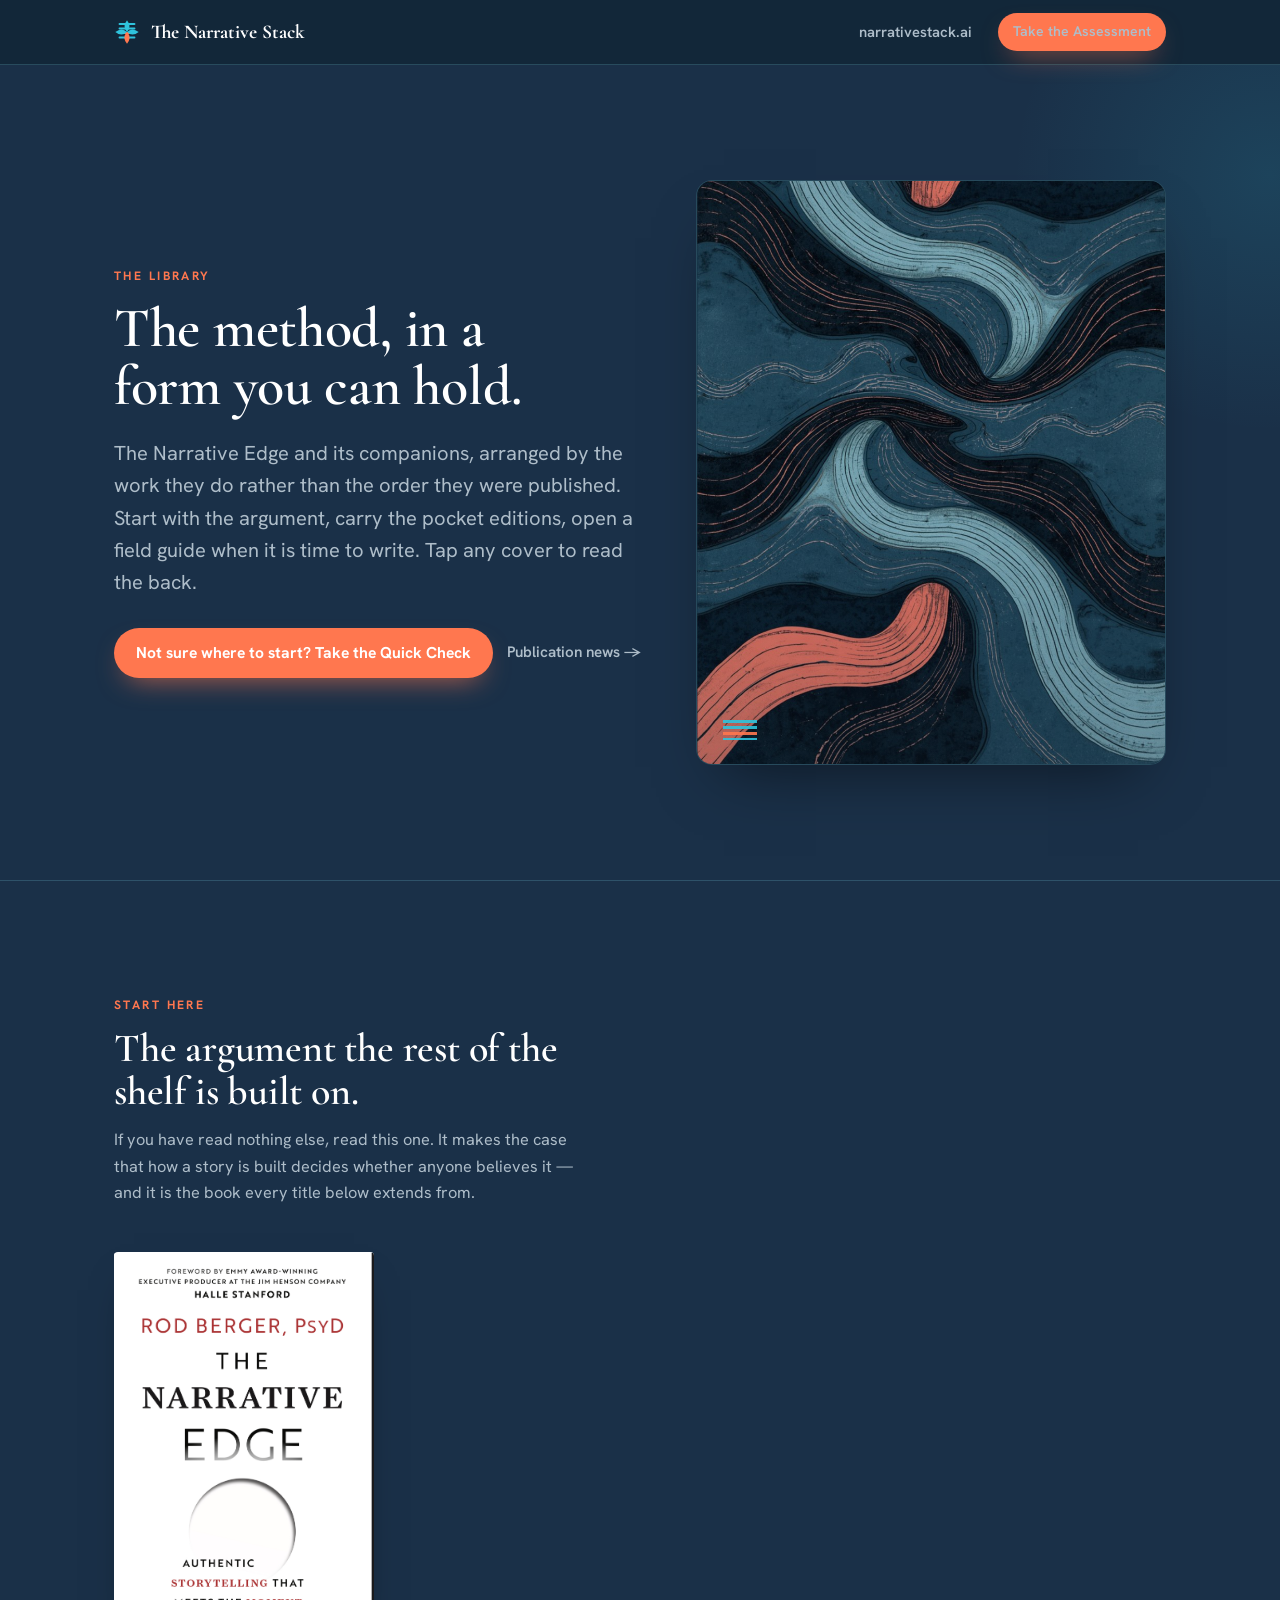
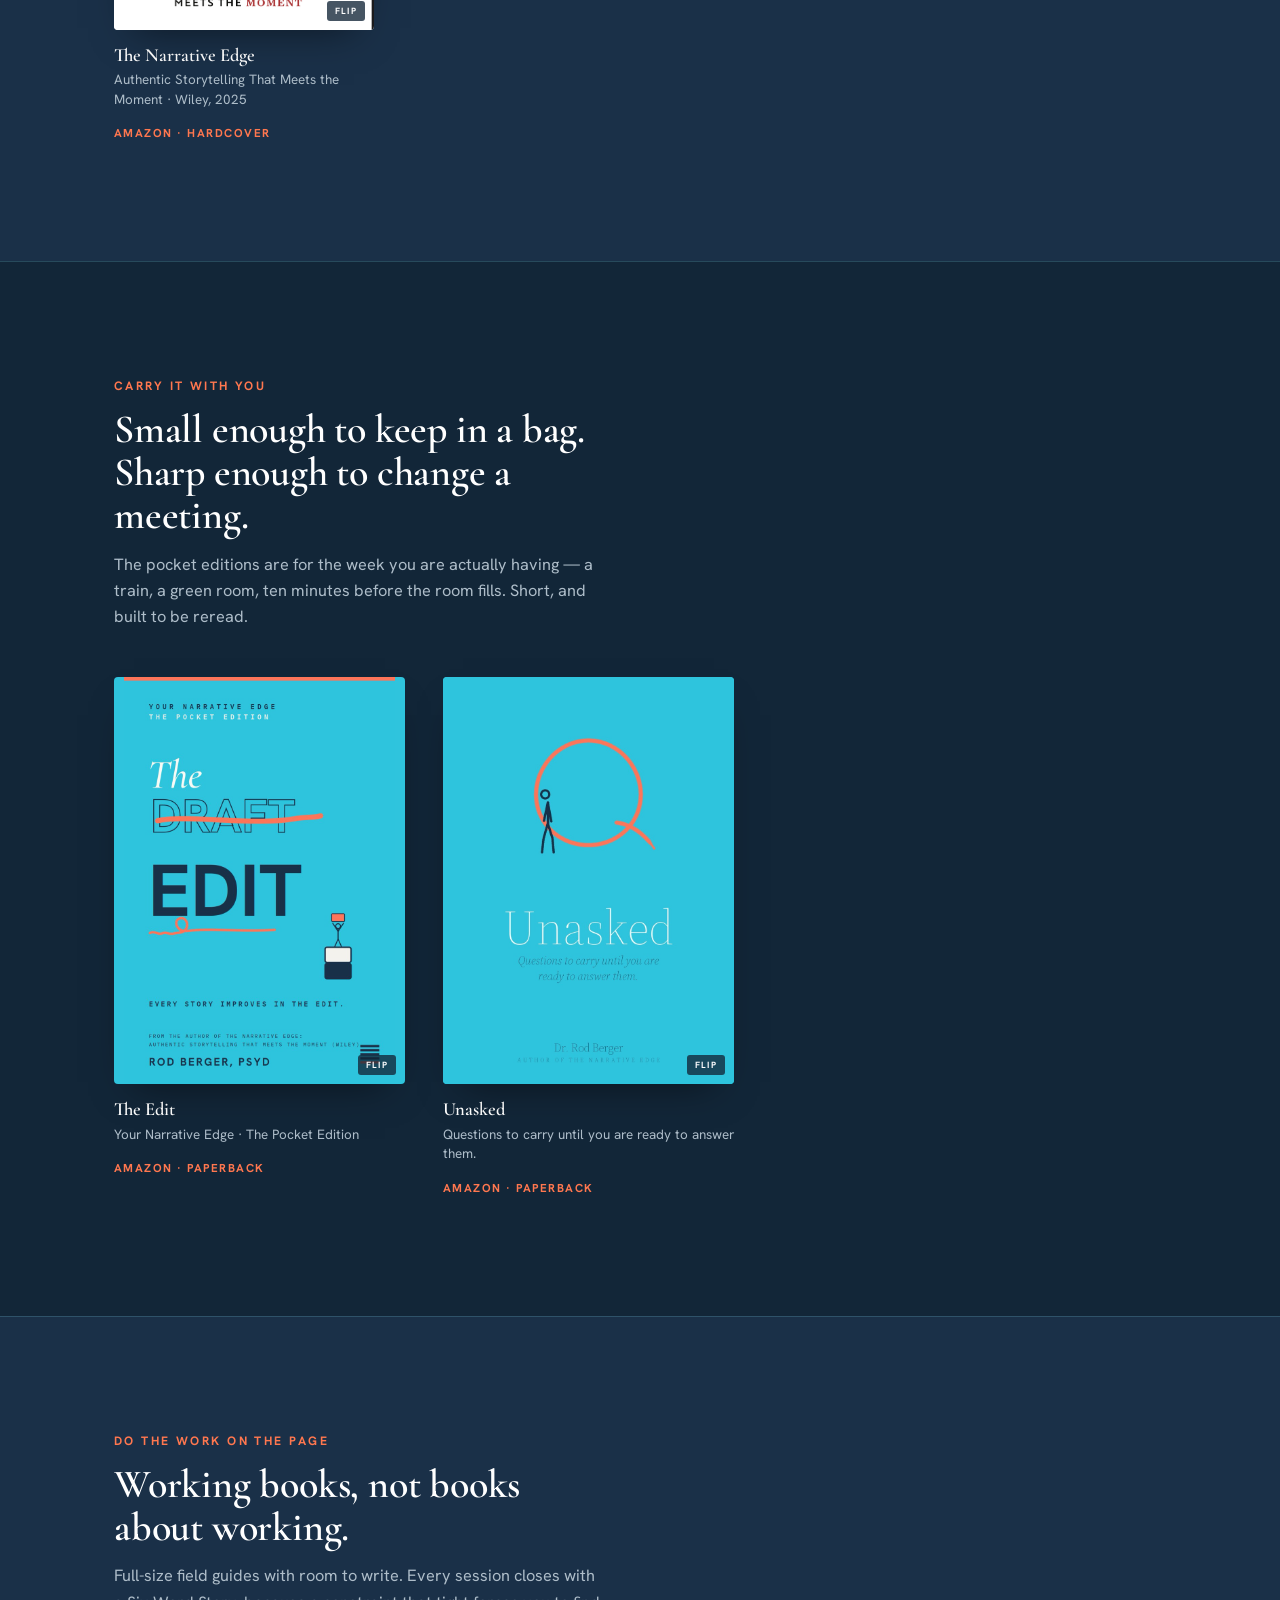
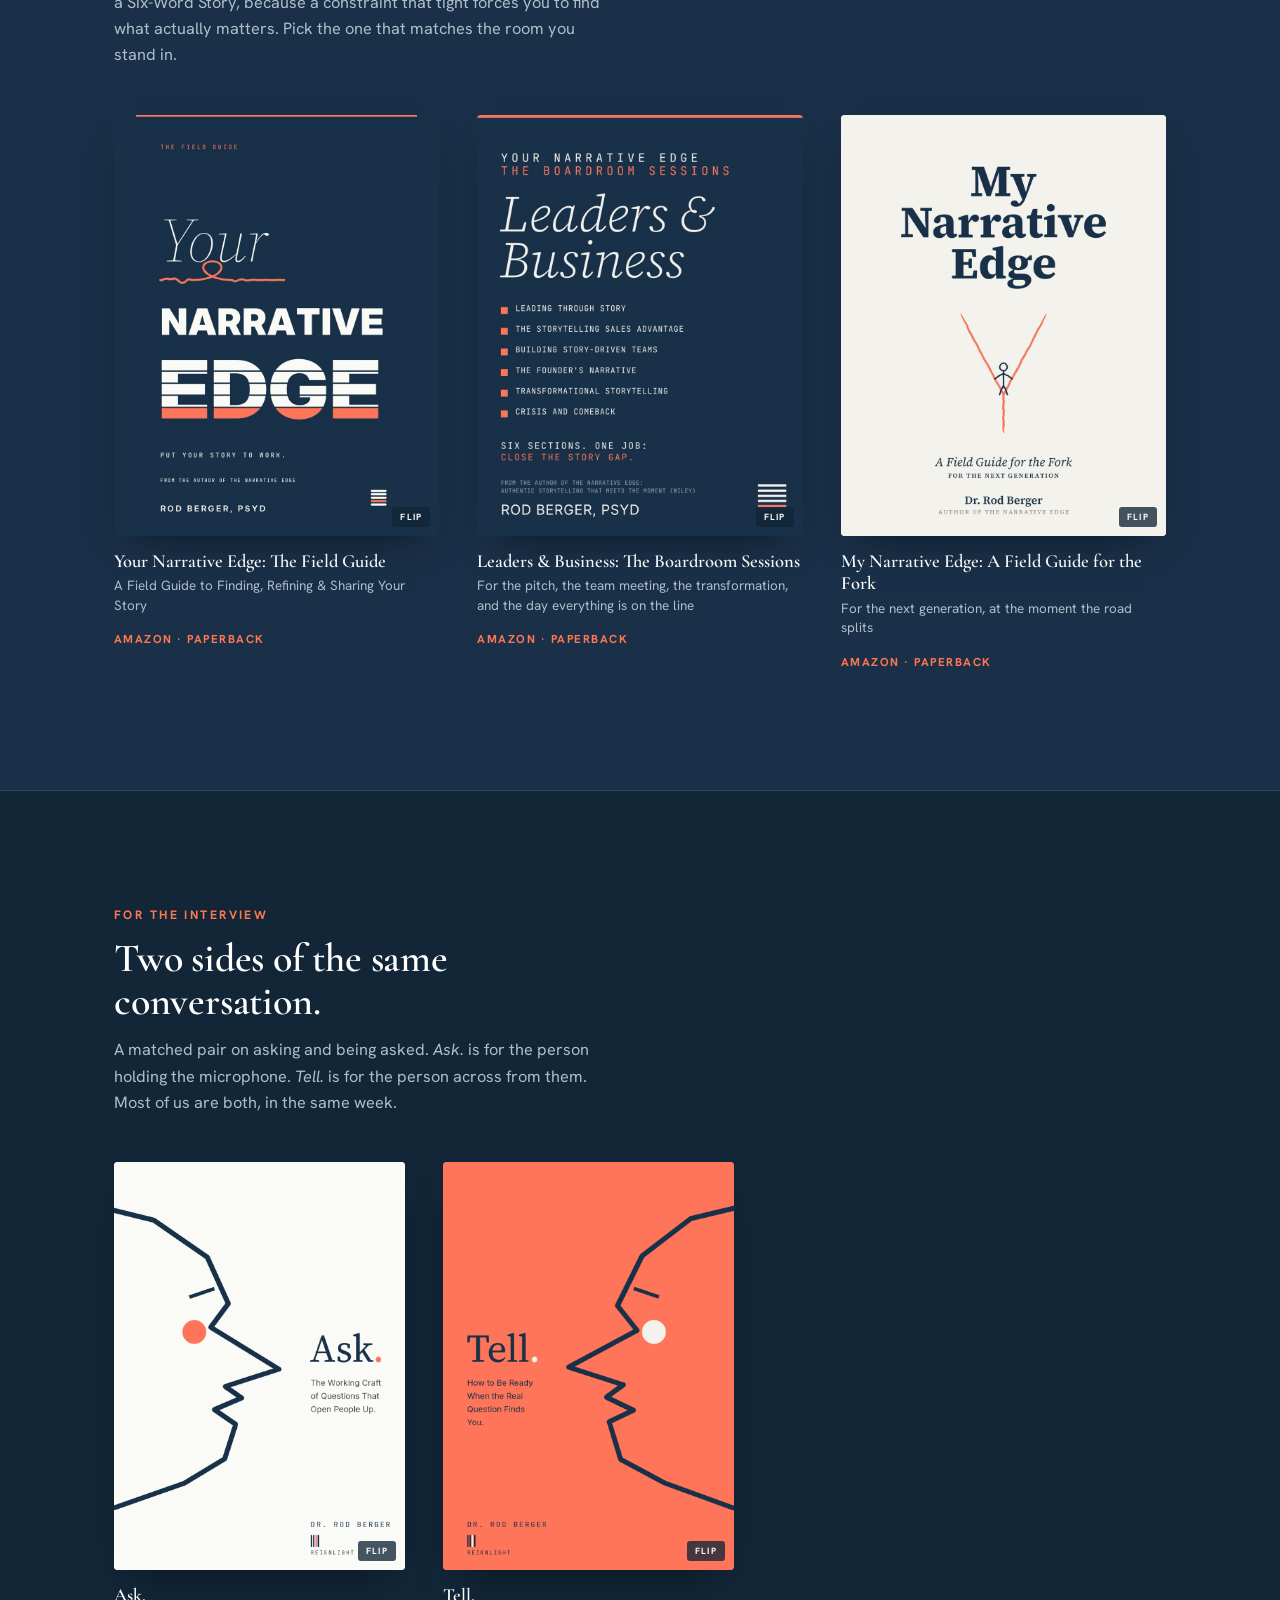
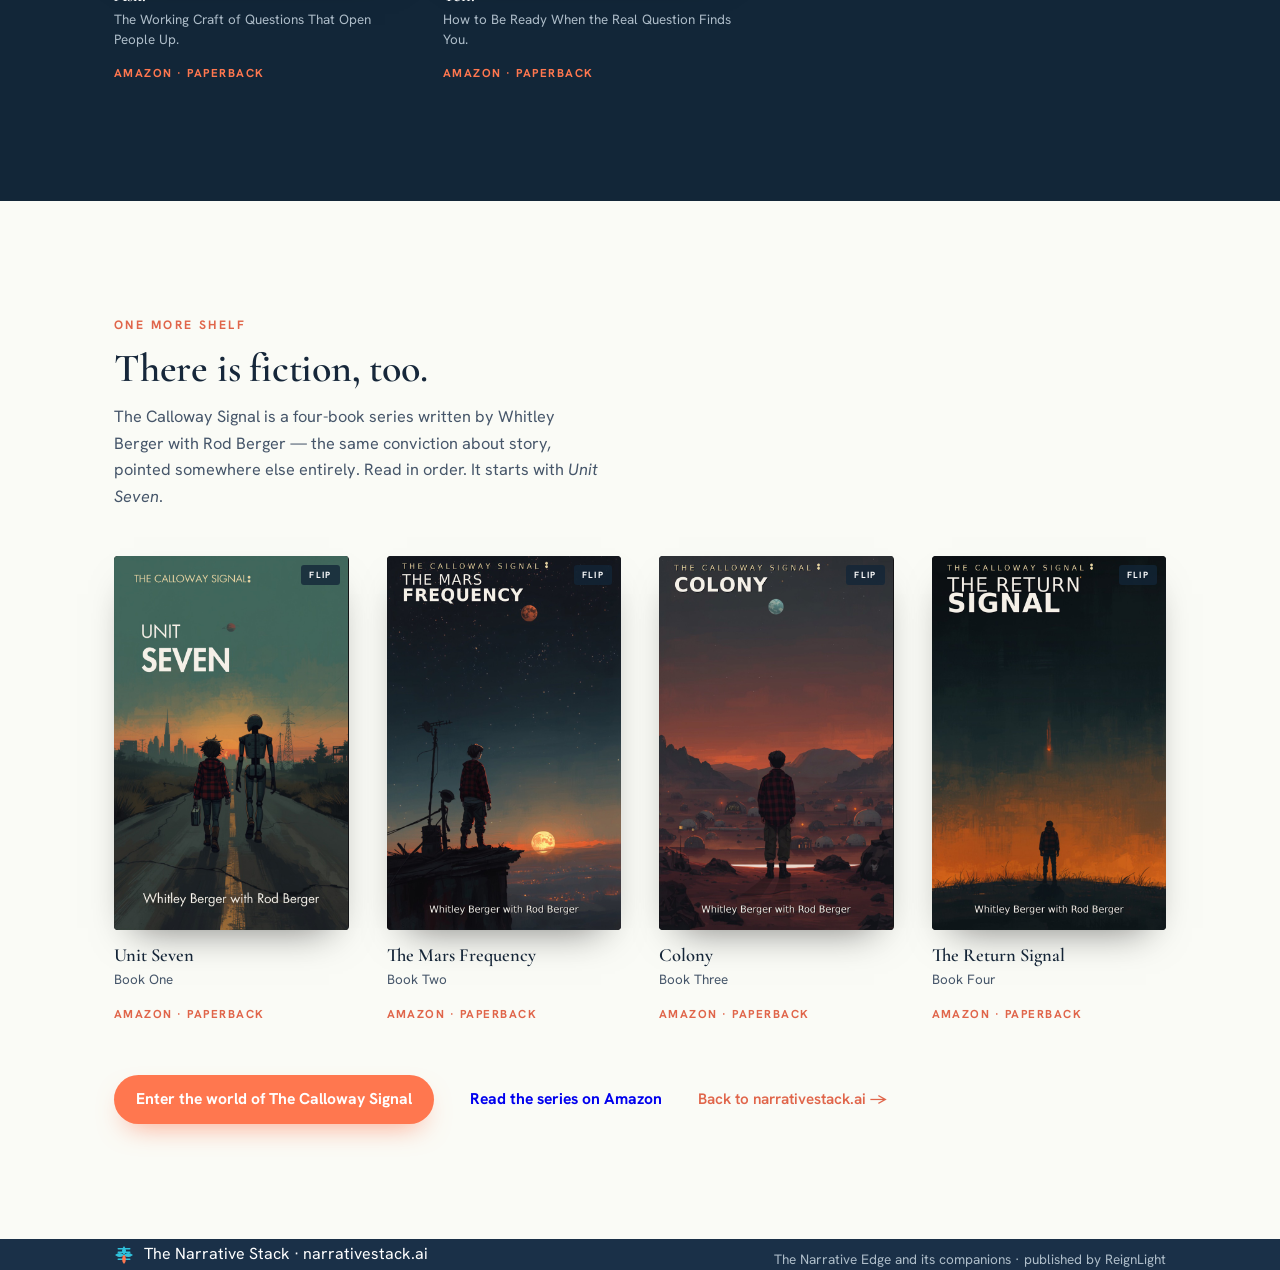
<file: site/library.html>
<!DOCTYPE html><html lang="en"><head><meta charset="utf-8">
<meta name="viewport" content="width=device-width,initial-scale=1">
<title>The Library &middot; The Narrative Stack</title>
<meta name="description" content="The Narrative Edge and its companions, from Dr. Rod Berger, arranged by the work they do: the argument, the pocket editions, the field guides, the interview pair, and The Calloway Signal.">
<link rel="icon" href="data:image/svg+xml,%3Csvg xmlns='http://www.w3.org/2000/svg' viewBox='0 0 40 40'%3E%3Crect width='40' height='40' rx='8' fill='%231A3048'/%3E%3Cpath d='M20 20 Q12 12 20 2 Q28 12 20 20 Z' fill='%232FC3DD'/%3E%3C/svg%3E">
<meta property="og:type" content="website">
<meta property="og:title" content="The Library &middot; The Narrative Stack">
<meta property="og:description" content="The Narrative Edge and its companions, arranged by the work they do.">
<meta property="og:url" content="https://narrativestack.ai/library">
<link rel="canonical" href="https://narrativestack.ai/library">
<link rel="preconnect" href="https://fonts.googleapis.com">
<link rel="preconnect" href="https://fonts.gstatic.com" crossorigin>
<link href="https://fonts.googleapis.com/css2?family=Cormorant+Garamond:ital,wght@0,500;0,600;0,700;1,500;1,600&family=Hanken+Grotesk:wght@400;500;600;700&display=swap" rel="stylesheet">
<style>

:root{
  --navy:#1A3048; --navy-deep:#122638; --navy-deeper:#0D2338;
  --slate:#46566A; --slate-light:#5B6B7B;
  --cyan:#2FC3DD; --coral:#FF774F; --coral-deep:#E0654A;
  --cream:#FAFBF6; --cream-warm:#F6EFE0;
  --ink:#16273a; --muted:#5B6B7B; --on-navy:#AEBDC9;
  --line:rgba(127,217,233,.20); --line-warm:#e7e3d6;
  --serif:"Cormorant Garamond",Georgia,serif;
  --sans:"Hanken Grotesk",sans-serif;
  --maxw:1180px; --pad:clamp(20px,5vw,72px);
  --clifftree:none;
  --currents:none;
  --constellation:none;
  --stilllife:none;
  --portrait:none;
}
*{box-sizing:border-box;margin:0;padding:0}
html{scroll-behavior:smooth}
body{font-family:var(--sans);background:var(--navy);color:#fff;-webkit-font-smoothing:antialiased;line-height:1.55;overflow-x:hidden}
section{position:relative;overflow:hidden}
.wrap{max-width:var(--maxw);margin:0 auto;padding-left:var(--pad);padding-right:var(--pad)}
.sec{padding-top:clamp(74px,9vw,130px);padding-bottom:clamp(74px,9vw,130px)}
.bg-navy{background:var(--navy)} .bg-deep{background:var(--navy-deep)} .bg-cream{background:var(--cream);color:var(--ink)}

/* type */
.serif{font-family:var(--serif)}
h1,h2,.disp{font-family:var(--serif);font-weight:600;line-height:1.03;letter-spacing:-.005em}
.eyebrow,.kicker{font-family:var(--sans);font-weight:700;font-size:.76rem;letter-spacing:.2em;text-transform:uppercase}
.kicker{color:var(--coral)} .bg-cream .kicker{color:var(--coral-deep)}
.h-sec{font-family:var(--serif);font-weight:600;font-size:clamp(2.2rem,5vw,3.5rem);margin:14px 0 22px}
.lead{font-size:clamp(1.06rem,1.6vw,1.26rem);line-height:1.6}
.on-navy{color:var(--on-navy)} .muted{color:var(--muted)}
.coral{color:var(--coral)} .cyan{color:var(--cyan)}

/* motifs */
.pin{display:inline-block;vertical-align:-.12em}
.qcircle{position:absolute;border-radius:50%;pointer-events:none;z-index:0}
.qcircle.cy{background:rgba(47,195,221,.10)} .qcircle.co{background:rgba(255,119,79,.10)}
.uline{position:relative;white-space:nowrap;color:var(--coral)}
.over{position:relative;z-index:2}

/* image layer */
.imgbg{position:absolute;inset:0;z-index:0;background-size:cover;background-position:center;opacity:.5}
.imgbg.dim{opacity:.34}
.veil{position:absolute;inset:0;z-index:1}

/* nav */
header.nav{position:sticky;top:0;z-index:60;background:rgba(18,38,56,.85);backdrop-filter:blur(10px);border-bottom:1px solid var(--line)}
.nav .wrap{display:flex;align-items:center;justify-content:space-between;padding:13px var(--pad)}
.brand{display:flex;align-items:center;gap:11px;font-family:var(--serif);font-weight:700;font-size:1.22rem;color:#fff}
.nav-links{display:flex;align-items:center;gap:26px}
.nav-links a{color:var(--on-navy);text-decoration:none;font-weight:600;font-size:.92rem}
.nav-links a:hover{color:#fff}
.btn{display:inline-flex;align-items:center;gap:.5em;border:0;cursor:pointer;font-family:var(--sans);font-weight:700;font-size:.98rem;padding:.8em 1.4em;border-radius:999px;text-decoration:none;transition:transform .18s,box-shadow .18s,background .18s,color .18s}
.btn-coral{background:var(--coral);color:#fff;box-shadow:0 12px 28px -12px rgba(255,119,79,.75)}
.btn-coral:hover{transform:translateY(-2px);box-shadow:0 18px 36px -12px rgba(255,119,79,.9)}
.btn-ghost{background:transparent;color:#fff;border:1.5px solid var(--line)}
.btn-ghost:hover{border-color:var(--cyan);color:var(--cyan)}
.nav .btn{padding:.58em 1.05em;font-size:.88rem}
.scrolllink{color:var(--on-navy);font-weight:600;text-decoration:none;font-size:.95rem}
.scrolllink:hover{color:var(--coral)}
@media(max-width:780px){.nav-links a:not(.btn){display:none}}

/* Shared button row, lifted with the rest of the chrome. */
.cta-row{display:flex;flex-wrap:wrap;gap:14px;align-items:center}

/* ── Hero: copy left, illustrated portrait right ────────────────────────
   Same framed treatment the homepage uses for its hero image. The art is the
   painted currents already on the site (paths/assets/sprint-waves.jpg), whose
   coral-and-blue is the house palette — and which is not the homepage hero, so
   nothing repeats for someone arriving from there. */
.libhero{display:grid;grid-template-columns:1.06fr .94fr;gap:clamp(28px,4vw,62px);align-items:center}
.libhero__art{position:relative}
.portrait{position:relative;margin:0;aspect-ratio:768/954;border-radius:16px;overflow:hidden;
  border:1px solid var(--line);background:var(--navy-deep);
  box-shadow:0 30px 60px -28px rgba(0,0,0,.55)}
.portrait::after{content:"";position:absolute;inset:0;pointer-events:none;
  /* settle the painted panel into the navy section rather than letting it
     sit on top as a bright rectangle */
  background:linear-gradient(180deg,rgba(18,38,56,.12),transparent 34%,rgba(18,38,56,.28))}
.portrait img{position:absolute;inset:0;width:100%;height:100%;object-fit:cover;display:block}
/* the five-bar mark, bottom left, the way it sits on the brand */
.portrait__mark{position:absolute;left:26px;bottom:24px;width:34px;height:20px;z-index:2;
  background:
    linear-gradient(var(--cyan),var(--cyan)) 0 0/34px 3px no-repeat,
    linear-gradient(var(--cyan),var(--cyan)) 0 6px/34px 3px no-repeat,
    linear-gradient(var(--coral),var(--coral)) 0 12px/34px 3px no-repeat,
    linear-gradient(var(--cyan),var(--cyan)) 0 18px/34px 3px no-repeat;
  opacity:.9}
@media(max-width:900px){
  .libhero{grid-template-columns:1fr;gap:clamp(30px,6vw,44px)}
  .libhero__art{max-width:400px;margin-inline:auto;width:100%}
}

/* Animated brand logomark in the header and footer, same as every other page. */
.logomark{display:block;flex:0 0 auto}
.logomark .ln{transform-box:view-box;transform-origin:20px 20px}
.logomark .pt{transform-box:view-box;transform-origin:20px 20px}
.logomark .l1{animation:lmL1 6s ease-in-out infinite}
.logomark .l2{animation:lmL2 6s ease-in-out infinite}
.logomark .l3{animation:lmL3 6s ease-in-out infinite}
.logomark .l4{animation:lmL4 6s ease-in-out infinite}
.logomark .pt{animation:lmBloom 6s ease-in-out infinite}
@keyframes lmL1{0%{transform:translateY(-11px);opacity:1}24%{transform:translateY(0);opacity:1}30%,86%{transform:translateY(0);opacity:0}100%{transform:translateY(-11px);opacity:1}}
@keyframes lmL2{0%{transform:translateY(-4px);opacity:1}24%{transform:translateY(0);opacity:1}30%,86%{transform:translateY(0);opacity:0}100%{transform:translateY(-4px);opacity:1}}
@keyframes lmL3{0%{transform:translateY(4px);opacity:1}24%{transform:translateY(0);opacity:1}30%,86%{transform:translateY(0);opacity:0}100%{transform:translateY(4px);opacity:1}}
@keyframes lmL4{0%{transform:translateY(11px);opacity:1}24%{transform:translateY(0);opacity:1}30%,86%{transform:translateY(0);opacity:0}100%{transform:translateY(11px);opacity:1}}
@keyframes lmBloom{0%,14%{transform:scale(.3);opacity:0}30%{transform:scale(1.08);opacity:1}40%,84%{transform:scale(1);opacity:1}100%{transform:scale(.3);opacity:0}}100%{transform:scale(1);opacity:1}}

/* footer */
footer{background:var(--navy-deeper);color:var(--on-navy);padding:34px 0;border-top:1px solid var(--line);font-size:.86rem}
footer .wrap{display:flex;justify-content:space-between;flex-wrap:wrap;gap:14px}
footer a{color:var(--coral);text-decoration:none}

/* The hidden state is gated on html.js, which the inline head script sets.
   No JS, a thrown script, or a dead IntersectionObserver all leave the
   shelves visible — this page has to stay buyable, not just animated. */
html.js .reveal{opacity:0;transform:translateY(22px);transition:opacity .7s,transform .7s}
html.js .reveal.in{opacity:1;transform:none}


/* ── The Library ─────────────────────────────────────────────────────────
   Flip cards, ported from the ReignLight shelf (ProductCard.jsx). The card
   is a real <button>: click, tap, Enter and Space all flip it. Hover is a
   bonus on fine pointers only, so a touch device never sticks mid-flip.
   The buy link is a SIBLING of the button, never a child — an <a> inside a
   <button> is invalid and unreachable by keyboard. */
.band{border-top:1px solid var(--line)}
.band:first-of-type{border-top:0}
/* The navy-to-cream change already separates this band; the cyan hairline
   would just read as a stray blue line across the top of the cream. */
.bg-cream.band{border-top:0}
.band-head{max-width:54ch}
.band-head .h-band{font-family:var(--serif);font-weight:600;font-size:clamp(1.7rem,3.4vw,2.5rem);margin:12px 0 14px;line-height:1.08}
.band-head p{color:var(--on-navy);font-size:1.02rem;line-height:1.62}
.bg-cream .band-head p{color:var(--slate)}

.shelf{display:grid;gap:clamp(22px,3vw,38px);margin-top:clamp(30px,4vw,46px)}
.shelf-1{grid-template-columns:min(260px,100%)}  /* a definite track: minmax(0,260px) collapses to 0, because the card is a
   width:100% button with no intrinsic width to size the column from. */
.shelf-2{grid-template-columns:repeat(2,minmax(0,1fr));max-width:620px}
.shelf-3{grid-template-columns:repeat(3,minmax(0,1fr))}
.shelf-4{grid-template-columns:repeat(4,minmax(0,1fr))}
@media(max-width:760px){.shelf-3,.shelf-4{grid-template-columns:repeat(2,minmax(0,1fr))}}
@media(max-width:460px){.shelf-2,.shelf-3{grid-template-columns:1fr;max-width:300px}
  .shelf-4{gap:18px}}

.bookcard{display:flex;flex-direction:column}
.bk{position:relative;width:100%;aspect-ratio:var(--ratio);padding:0;border:0;background:none;cursor:pointer;perspective:1400px;display:block;border-radius:4px}
.bk:focus-visible{outline:2px solid var(--cyan);outline-offset:4px}
.bk-inner{position:absolute;inset:0;transform-style:preserve-3d;transition:transform .72s cubic-bezier(.2,.7,.2,1)}
.bk[aria-pressed="true"] .bk-inner{transform:rotateY(180deg)}
@media(hover:hover) and (pointer:fine){.bk:hover .bk-inner{transform:rotateY(180deg)}
  .bk:hover[aria-pressed="true"] .bk-inner{transform:rotateY(360deg)}}
.bk-face{position:absolute;inset:0;backface-visibility:hidden;-webkit-backface-visibility:hidden;
  border-radius:4px;overflow:hidden;background:var(--field);
  box-shadow:0 18px 38px -20px rgba(0,0,0,.55)}
.bk-face img{width:100%;height:100%;object-fit:contain;display:block}
.bk-back{transform:rotateY(180deg)}
.bk-hint{position:absolute;bottom:9px;right:9px;z-index:3;pointer-events:none;
  font-family:var(--sans);font-weight:700;font-size:9px;letter-spacing:.14em;text-transform:uppercase;
  color:#fff;background:rgba(18,38,56,.78);padding:4px 8px;border-radius:3px;transition:opacity .2s}
.bk[aria-pressed="true"] .bk-hint{opacity:0}
.bk--art .bk-hint{top:9px;bottom:auto}
@media(hover:hover) and (pointer:fine){.bk:hover .bk-hint{opacity:0}}

.bk-cap{margin-top:14px}
.bk-title{font-family:var(--serif);font-weight:600;font-size:1.16rem;line-height:1.2;color:#fff}
.bg-cream .bk-title{color:var(--ink)}
.bk-sub{margin-top:4px;font-size:.84rem;line-height:1.45;color:var(--on-navy)}
.bg-cream .bk-sub{color:var(--slate)}
.bk-meta{margin-top:11px;min-height:20px}
.bk-buy{display:inline-block;font-family:var(--sans);font-weight:700;font-size:.72rem;letter-spacing:.13em;text-transform:uppercase;
  color:var(--coral);text-decoration:none;border-bottom:1px solid transparent;padding:4px 0 3px;transition:border-color .18s}
/* On touch the label alone is an 18px target. Grow the hit area without
   moving the text, so the row still reads as a caption. */
@media(pointer:coarse){.bk-buy{padding:13px 0 12px;margin:-13px 0 -12px}.bk-meta{min-height:44px;display:flex;align-items:center}}
.bg-cream .bk-buy{color:var(--coral-deep)}
.bk-buy:hover,.bk-buy:focus-visible{border-bottom-color:currentColor}
.bk-soon{font-family:var(--sans);font-weight:700;font-size:.72rem;letter-spacing:.14em;text-transform:uppercase;color:var(--slate-light)}


@media(prefers-reduced-motion:reduce){
  .bk-inner{transition:opacity .3s}
  .bk[aria-pressed="true"] .bk-inner{transform:none}
  @media(hover:hover){.bk:hover .bk-inner{transform:none}}
  .bk-back{transform:none;opacity:0;transition:opacity .3s}
  .bk[aria-pressed="true"] .bk-back{opacity:1}
  .bk[aria-pressed="true"] .bk-front{opacity:0}
  .reveal{transition:none}
}


/* Safety net: this page is a storefront, so if JS never runs the shelves must
   still be visible and buyable. The observer only ever needs to animate them. */
</style>
<script>document.documentElement.className+=" js";</script>
</head>
<body class="bg-navy">

<header class="nav"><div class="wrap">
  <a class="brand" href="index.html" style="text-decoration:none"><svg class="logomark" viewBox="0 0 40 40" width="26" height="26" aria-hidden="true"><g class="lines"><rect class="ln l1" x="7" y="6" width="26" height="3.1" rx="1.55" fill="#2FC3DD"/><rect class="ln l2" x="7" y="13" width="26" height="3.1" rx="1.55" fill="#2FC3DD"/><rect class="ln l3" x="7" y="20" width="26" height="3.1" rx="1.55" fill="#FF774F"/><rect class="ln l4" x="7" y="27" width="26" height="3.1" rx="1.55" fill="#2FC3DD"/></g><g class="petals"><path class="pt up" d="M20 20 Q12 12 20 2 Q28 12 20 20 Z" fill="#2FC3DD"/><path class="pt right" d="M20 20 Q28 12 38 20 Q28 28 20 20 Z" fill="#2FC3DD"/><path class="pt down" d="M20 20 Q28 28 20 38 Q12 28 20 20 Z" fill="#FF774F"/><path class="pt left" d="M20 20 Q12 28 2 20 Q12 12 20 20 Z" fill="#2FC3DD"/></g></svg> The Narrative Stack</a>
  <nav class="nav-links">
    <a href="index.html">narrativestack.ai</a>
    <a class="btn btn-coral" href="index.html#assessment">Take the Assessment</a>
  </nav>
</div></header>

<!-- HERO -->
<section class="bg-navy sec" id="top">
  <div class="qcircle" style="width:520px;height:520px;right:-250px;top:-150px;background:radial-gradient(circle,rgba(47,195,221,.13),transparent 70%)"></div>
  <div class="wrap over libhero">
    <div class="libhero__copy">
      <div class="kicker">The Library</div>
      <h1 class="h-sec" style="max-width:17ch">The method, in a form you can hold.</h1>
      <p class="lead on-navy" style="max-width:50ch">The Narrative Edge and its companions, arranged by the work they do rather than the order they were published. Start with the argument, carry the pocket editions, open a field guide when it is time to write. Tap any cover to read the back.</p>
      <div class="cta-row" style="margin-top:30px">
        <a class="btn btn-coral" href="index.html#assessment">Not sure where to start? Take the Quick Check</a>
        <a class="scrolllink" href="https://drrodberger.com/news/the-narrative-edge-library" target="_blank" rel="noopener">Publication news &rarr;</a>
      </div>
    </div>
    <div class="libhero__art">
      <figure class="portrait">
          <img src="assets/hero-currents.jpg" alt="" aria-hidden="true" width="900" height="1123" loading="eager" decoding="async">
          <span class="portrait__mark" aria-hidden="true"></span>
        </figure>
    </div>
  </div>
</section>

<section class="bg-navy sec band" id="argument">
  <div class="wrap">
    <div class="band-head reveal">
      <div class="kicker">Start here</div>
      <h2 class="h-band">The argument the rest of the shelf is built on.</h2>
      <p>If you have read nothing else, read this one. It makes the case that how a story is built decides whether anyone believes it — and it is the book every title below extends from.</p>
    </div>
    <div class="shelf shelf-1 reveal">
        <div class="bookcard">
          <button class="bk" type="button" aria-pressed="false" aria-label="Flip cover for The Narrative Edge" style="--ratio:0.689;--field:#FFFFFF">
            <span class="bk-inner">
              <span class="bk-face bk-front"><img src="assets/covers/edge-f.png" alt="The Narrative Edge, front cover"></span>
              <span class="bk-face bk-back"><img src="assets/covers/edge-b.png" alt="The Narrative Edge, three-dimensional cover" loading="lazy"></span>
            </span>
            <span class="bk-hint">Flip</span>
          </button>
          <div class="bk-cap">
            <div class="bk-title">The Narrative Edge</div>
            <div class="bk-sub">Authentic Storytelling That Meets the Moment &middot; Wiley, 2025</div>
            <div class="bk-meta"><a class="bk-buy" href="https://www.amazon.com/dp/1394331290" target="_blank" rel="noopener noreferrer">Amazon &middot; Hardcover</a></div>
          </div>
        </div>
    </div>
  </div>
</section>
<section class="bg-deep sec band" id="carry">
  <div class="wrap">
    <div class="band-head reveal">
      <div class="kicker">Carry it with you</div>
      <h2 class="h-band">Small enough to keep in a bag. Sharp enough to change a meeting.</h2>
      <p>The pocket editions are for the week you are actually having — a train, a green room, ten minutes before the room fills. Short, and built to be reread.</p>
    </div>
    <div class="shelf shelf-2 reveal">
        <div class="bookcard">
          <button class="bk" type="button" aria-pressed="false" aria-label="Flip cover for The Edit" style="--ratio:0.714;--field:#2FC4DD">
            <span class="bk-inner">
              <span class="bk-face bk-front"><img src="assets/covers/edit-f.png" alt="The Edit, front cover" loading="lazy"></span>
              <span class="bk-face bk-back"><img src="assets/covers/edit-b.png" alt="The Edit, back cover" loading="lazy"></span>
            </span>
            <span class="bk-hint">Flip</span>
          </button>
          <div class="bk-cap">
            <div class="bk-title">The Edit</div>
            <div class="bk-sub">Your Narrative Edge &middot; The Pocket Edition</div>
            <div class="bk-meta"><a class="bk-buy" href="https://www.amazon.com/dp/B0HK93NXZT" target="_blank" rel="noopener noreferrer">Amazon &middot; Paperback</a></div>
          </div>
        </div>
        <div class="bookcard">
          <button class="bk" type="button" aria-pressed="false" aria-label="Flip cover for Unasked" style="--ratio:0.714;--field:#2FC4DD">
            <span class="bk-inner">
              <span class="bk-face bk-front"><img src="assets/covers/unasked-f.png" alt="Unasked, front cover" loading="lazy"></span>
              <span class="bk-face bk-back"><img src="assets/covers/unasked-b.png" alt="Unasked, back cover" loading="lazy"></span>
            </span>
            <span class="bk-hint">Flip</span>
          </button>
          <div class="bk-cap">
            <div class="bk-title">Unasked</div>
            <div class="bk-sub">Questions to carry until you are ready to answer them.</div>
            <div class="bk-meta"><a class="bk-buy" href="https://www.amazon.com/dp/B0HK4YXVW6" target="_blank" rel="noopener noreferrer">Amazon &middot; Paperback</a></div>
          </div>
        </div>
    </div>
  </div>
</section>
<section class="bg-navy sec band" id="work">
  <div class="wrap">
    <div class="band-head reveal">
      <div class="kicker">Do the work on the page</div>
      <h2 class="h-band">Working books, not books about working.</h2>
      <p>Full-size field guides with room to write. Every session closes with a Six-Word Story, because a constraint that tight forces you to find what actually matters. Pick the one that matches the room you stand in.</p>
    </div>
    <div class="shelf shelf-3 reveal">
        <div class="bookcard">
          <button class="bk" type="button" aria-pressed="false" aria-label="Flip cover for Your Narrative Edge: The Field Guide" style="--ratio:0.772;--field:#183048">
            <span class="bk-inner">
              <span class="bk-face bk-front"><img src="assets/covers/fieldguide-f.png" alt="Your Narrative Edge: The Field Guide, front cover" loading="lazy"></span>
              <span class="bk-face bk-back"><img src="assets/covers/fieldguide-b.png" alt="Your Narrative Edge: The Field Guide, back cover" loading="lazy"></span>
            </span>
            <span class="bk-hint">Flip</span>
          </button>
          <div class="bk-cap">
            <div class="bk-title">Your Narrative Edge: The Field Guide</div>
            <div class="bk-sub">A Field Guide to Finding, Refining &amp; Sharing Your Story</div>
            <div class="bk-meta"><a class="bk-buy" href="https://www.amazon.com/dp/B0HL6GB8VH" target="_blank" rel="noopener noreferrer">Amazon &middot; Paperback</a></div>
          </div>
        </div>
        <div class="bookcard">
          <button class="bk" type="button" aria-pressed="false" aria-label="Flip cover for Leaders and Business: The Boardroom Sessions" style="--ratio:0.772;--field:#183048">
            <span class="bk-inner">
              <span class="bk-face bk-front"><img src="assets/covers/leaders-f.png" alt="Leaders and Business: The Boardroom Sessions, front cover" loading="lazy"></span>
              <span class="bk-face bk-back"><img src="assets/covers/leaders-b.png" alt="Leaders and Business: The Boardroom Sessions, back cover" loading="lazy"></span>
            </span>
            <span class="bk-hint">Flip</span>
          </button>
          <div class="bk-cap">
            <div class="bk-title">Leaders &amp; Business: The Boardroom Sessions</div>
            <div class="bk-sub">For the pitch, the team meeting, the transformation, and the day everything is on the line</div>
            <div class="bk-meta"><a class="bk-buy" href="https://www.amazon.com/dp/B0HKPTW6HZ" target="_blank" rel="noopener noreferrer">Amazon &middot; Paperback</a></div>
          </div>
        </div>
        <div class="bookcard">
          <button class="bk" type="button" aria-pressed="false" aria-label="Flip cover for My Narrative Edge: A Field Guide for the Fork" style="--ratio:0.772;--field:#F3F2ED">
            <span class="bk-inner">
              <span class="bk-face bk-front"><img src="assets/covers/edgefork-f.png" alt="My Narrative Edge: A Field Guide for the Fork, front cover" loading="lazy"></span>
              <span class="bk-face bk-back"><img src="assets/covers/edgefork-b.png" alt="My Narrative Edge: A Field Guide for the Fork, back cover" loading="lazy"></span>
            </span>
            <span class="bk-hint">Flip</span>
          </button>
          <div class="bk-cap">
            <div class="bk-title">My Narrative Edge: A Field Guide for the Fork</div>
            <div class="bk-sub">For the next generation, at the moment the road splits</div>
            <div class="bk-meta"><a class="bk-buy" href="https://www.amazon.com/dp/B0HJYTYK7B" target="_blank" rel="noopener noreferrer">Amazon &middot; Paperback</a></div>
          </div>
        </div>
    </div>
  </div>
</section>
<section class="bg-deep sec band" id="interview">
  <div class="wrap">
    <div class="band-head reveal">
      <div class="kicker">For the interview</div>
      <h2 class="h-band">Two sides of the same conversation.</h2>
      <p>A matched pair on asking and being asked. <em>Ask.</em> is for the person holding the microphone. <em>Tell.</em> is for the person across from them. Most of us are both, in the same week.</p>
    </div>
    <div class="shelf shelf-2 reveal">
        <div class="bookcard">
          <button class="bk" type="button" aria-pressed="false" aria-label="Flip cover for Ask." style="--ratio:0.714;--field:#FAFAF7">
            <span class="bk-inner">
              <span class="bk-face bk-front"><img src="assets/covers/ask-f.png" alt="Ask., front cover" loading="lazy"></span>
              <span class="bk-face bk-back"><img src="assets/covers/ask-b.png" alt="Ask., back cover" loading="lazy"></span>
            </span>
            <span class="bk-hint">Flip</span>
          </button>
          <div class="bk-cap">
            <div class="bk-title">Ask.</div>
            <div class="bk-sub">The Working Craft of Questions That Open People Up.</div>
            <div class="bk-meta"><a class="bk-buy" href="https://www.amazon.com/dp/B0HK74QHVW" target="_blank" rel="noopener noreferrer">Amazon &middot; Paperback</a></div>
          </div>
        </div>
        <div class="bookcard">
          <button class="bk" type="button" aria-pressed="false" aria-label="Flip cover for Tell." style="--ratio:0.714;--field:#FF7559">
            <span class="bk-inner">
              <span class="bk-face bk-front"><img src="assets/covers/tell-f.png" alt="Tell., front cover" loading="lazy"></span>
              <span class="bk-face bk-back"><img src="assets/covers/tell-b.png" alt="Tell., back cover" loading="lazy"></span>
            </span>
            <span class="bk-hint">Flip</span>
          </button>
          <div class="bk-cap">
            <div class="bk-title">Tell.</div>
            <div class="bk-sub">How to Be Ready When the Real Question Finds You.</div>
            <div class="bk-meta"><a class="bk-buy" href="https://www.amazon.com/dp/B0HK751NRY" target="_blank" rel="noopener noreferrer">Amazon &middot; Paperback</a></div>
          </div>
        </div>
    </div>
  </div>
</section>

<!-- FICTION -->
<section class="bg-cream sec band" id="fiction">
  <div class="wrap">
    <div class="band-head reveal">
      <div class="kicker">One more shelf</div>
      <h2 class="h-band">There is fiction, too.</h2>
      <p>The Calloway Signal is a four-book series written by Whitley Berger with Rod Berger &mdash; the same conviction about story, pointed somewhere else entirely. Read in order. It starts with <em>Unit Seven</em>.</p>
    </div>
    <div class="shelf shelf-4 reveal">
        <div class="bookcard">
          <button class="bk bk--art" type="button" aria-pressed="false" aria-label="Flip cover for Unit Seven" style="--ratio:0.627;--field:#141417">
            <span class="bk-inner">
              <span class="bk-face bk-front"><img src="assets/covers/cal1-f.jpg" alt="Unit Seven, front cover" loading="lazy"></span>
              <span class="bk-face bk-back"><img src="assets/covers/cal1-b.jpg" alt="Unit Seven, back cover" loading="lazy"></span>
            </span>
            <span class="bk-hint">Flip</span>
          </button>
          <div class="bk-cap">
            <div class="bk-title">Unit Seven</div>
            <div class="bk-sub">Book One</div>
            <div class="bk-meta"><a class="bk-buy" href="https://www.amazon.com/dp/B0HG49QJYD" target="_blank" rel="noopener noreferrer">Amazon &middot; Paperback</a></div>
          </div>
        </div>
        <div class="bookcard">
          <button class="bk bk--art" type="button" aria-pressed="false" aria-label="Flip cover for The Mars Frequency" style="--ratio:0.627;--field:#141417">
            <span class="bk-inner">
              <span class="bk-face bk-front"><img src="assets/covers/cal2-f.jpg" alt="The Mars Frequency, front cover" loading="lazy"></span>
              <span class="bk-face bk-back"><img src="assets/covers/cal2-b.jpg" alt="The Mars Frequency, back cover" loading="lazy"></span>
            </span>
            <span class="bk-hint">Flip</span>
          </button>
          <div class="bk-cap">
            <div class="bk-title">The Mars Frequency</div>
            <div class="bk-sub">Book Two</div>
            <div class="bk-meta"><a class="bk-buy" href="https://www.amazon.com/dp/B0HG6K78R8" target="_blank" rel="noopener noreferrer">Amazon &middot; Paperback</a></div>
          </div>
        </div>
        <div class="bookcard">
          <button class="bk bk--art" type="button" aria-pressed="false" aria-label="Flip cover for Colony" style="--ratio:0.627;--field:#141417">
            <span class="bk-inner">
              <span class="bk-face bk-front"><img src="assets/covers/cal3-f.jpg" alt="Colony, front cover" loading="lazy"></span>
              <span class="bk-face bk-back"><img src="assets/covers/cal3-b.jpg" alt="Colony, back cover" loading="lazy"></span>
            </span>
            <span class="bk-hint">Flip</span>
          </button>
          <div class="bk-cap">
            <div class="bk-title">Colony</div>
            <div class="bk-sub">Book Three</div>
            <div class="bk-meta"><a class="bk-buy" href="https://www.amazon.com/dp/B0HG6F51CR" target="_blank" rel="noopener noreferrer">Amazon &middot; Paperback</a></div>
          </div>
        </div>
        <div class="bookcard">
          <button class="bk bk--art" type="button" aria-pressed="false" aria-label="Flip cover for The Return Signal" style="--ratio:0.627;--field:#141417">
            <span class="bk-inner">
              <span class="bk-face bk-front"><img src="assets/covers/cal4-f.jpg" alt="The Return Signal, front cover" loading="lazy"></span>
              <span class="bk-face bk-back"><img src="assets/covers/cal4-b.jpg" alt="The Return Signal, back cover" loading="lazy"></span>
            </span>
            <span class="bk-hint">Flip</span>
          </button>
          <div class="bk-cap">
            <div class="bk-title">The Return Signal</div>
            <div class="bk-sub">Book Four</div>
            <div class="bk-meta"><a class="bk-buy" href="https://www.amazon.com/dp/B0HG6JJ4LW" target="_blank" rel="noopener noreferrer">Amazon &middot; Paperback</a></div>
          </div>
        </div>
    </div>
    <div class="cta-row reveal" style="margin-top:clamp(34px,4vw,48px)">
      <a class="btn btn-coral" href="https://reignlight.com/the-calloway-signal" target="_blank" rel="noopener">Enter the world of The Calloway Signal</a>
      <a class="btn btn-line2" href="https://amzn.to/4zqKi59" target="_blank" rel="noopener noreferrer">Read the series on Amazon</a>
      <a class="scrolllink" href="index.html" style="color:var(--coral-deep)">Back to narrativestack.ai &rarr;</a>
    </div>
  </div>
</section>

<footer><div class="wrap">
  <div style="display:flex;align-items:center;gap:10px"><svg class="logomark" viewBox="0 0 40 40" width="20" height="20" aria-hidden="true"><g class="lines"><rect class="ln l1" x="7" y="6" width="26" height="3.1" rx="1.55" fill="#2FC3DD"/><rect class="ln l2" x="7" y="13" width="26" height="3.1" rx="1.55" fill="#2FC3DD"/><rect class="ln l3" x="7" y="20" width="26" height="3.1" rx="1.55" fill="#FF774F"/><rect class="ln l4" x="7" y="27" width="26" height="3.1" rx="1.55" fill="#2FC3DD"/></g><g class="petals"><path class="pt up" d="M20 20 Q12 12 20 2 Q28 12 20 20 Z" fill="#2FC3DD"/><path class="pt right" d="M20 20 Q28 12 38 20 Q28 28 20 20 Z" fill="#2FC3DD"/><path class="pt down" d="M20 20 Q28 28 20 38 Q12 28 20 20 Z" fill="#FF774F"/><path class="pt left" d="M20 20 Q12 28 2 20 Q12 12 20 20 Z" fill="#2FC3DD"/></g></svg> The Narrative Stack &middot; narrativestack.ai</div>
  <div style="color:var(--on-navy);font-size:.85rem;margin-top:10px">The Narrative Edge and its companions &middot; published by ReignLight</div>
</div></footer>

<script>
/* Flip on click, Enter and Space (a <button> gives us the last two free).
   aria-pressed carries the state for both CSS and assistive tech. */
document.querySelectorAll('.bk').forEach(function(b){
  b.addEventListener('click',function(){
    b.setAttribute('aria-pressed', b.getAttribute('aria-pressed')==='true' ? 'false' : 'true');
  });
});
/* Same reveal-on-scroll as the rest of the site. */
(function(){
  var els=document.querySelectorAll('.reveal');
  if(!('IntersectionObserver' in window)){els.forEach(function(e){e.classList.add('in')});return;}
  var io=new IntersectionObserver(function(es){
    es.forEach(function(e){if(e.isIntersecting){e.target.classList.add('in');io.unobserve(e.target);}});
  },{rootMargin:'0px 0px -10% 0px'});
  els.forEach(function(e){io.observe(e)});
  /* Belt and braces: if the observer never fires (some embedded and headless
     contexts never run it), reveal everything rather than hide the shelves. */
  setTimeout(function(){els.forEach(function(e){e.classList.add('in')})},2500);
})();
</script>
</body></html>
</file>
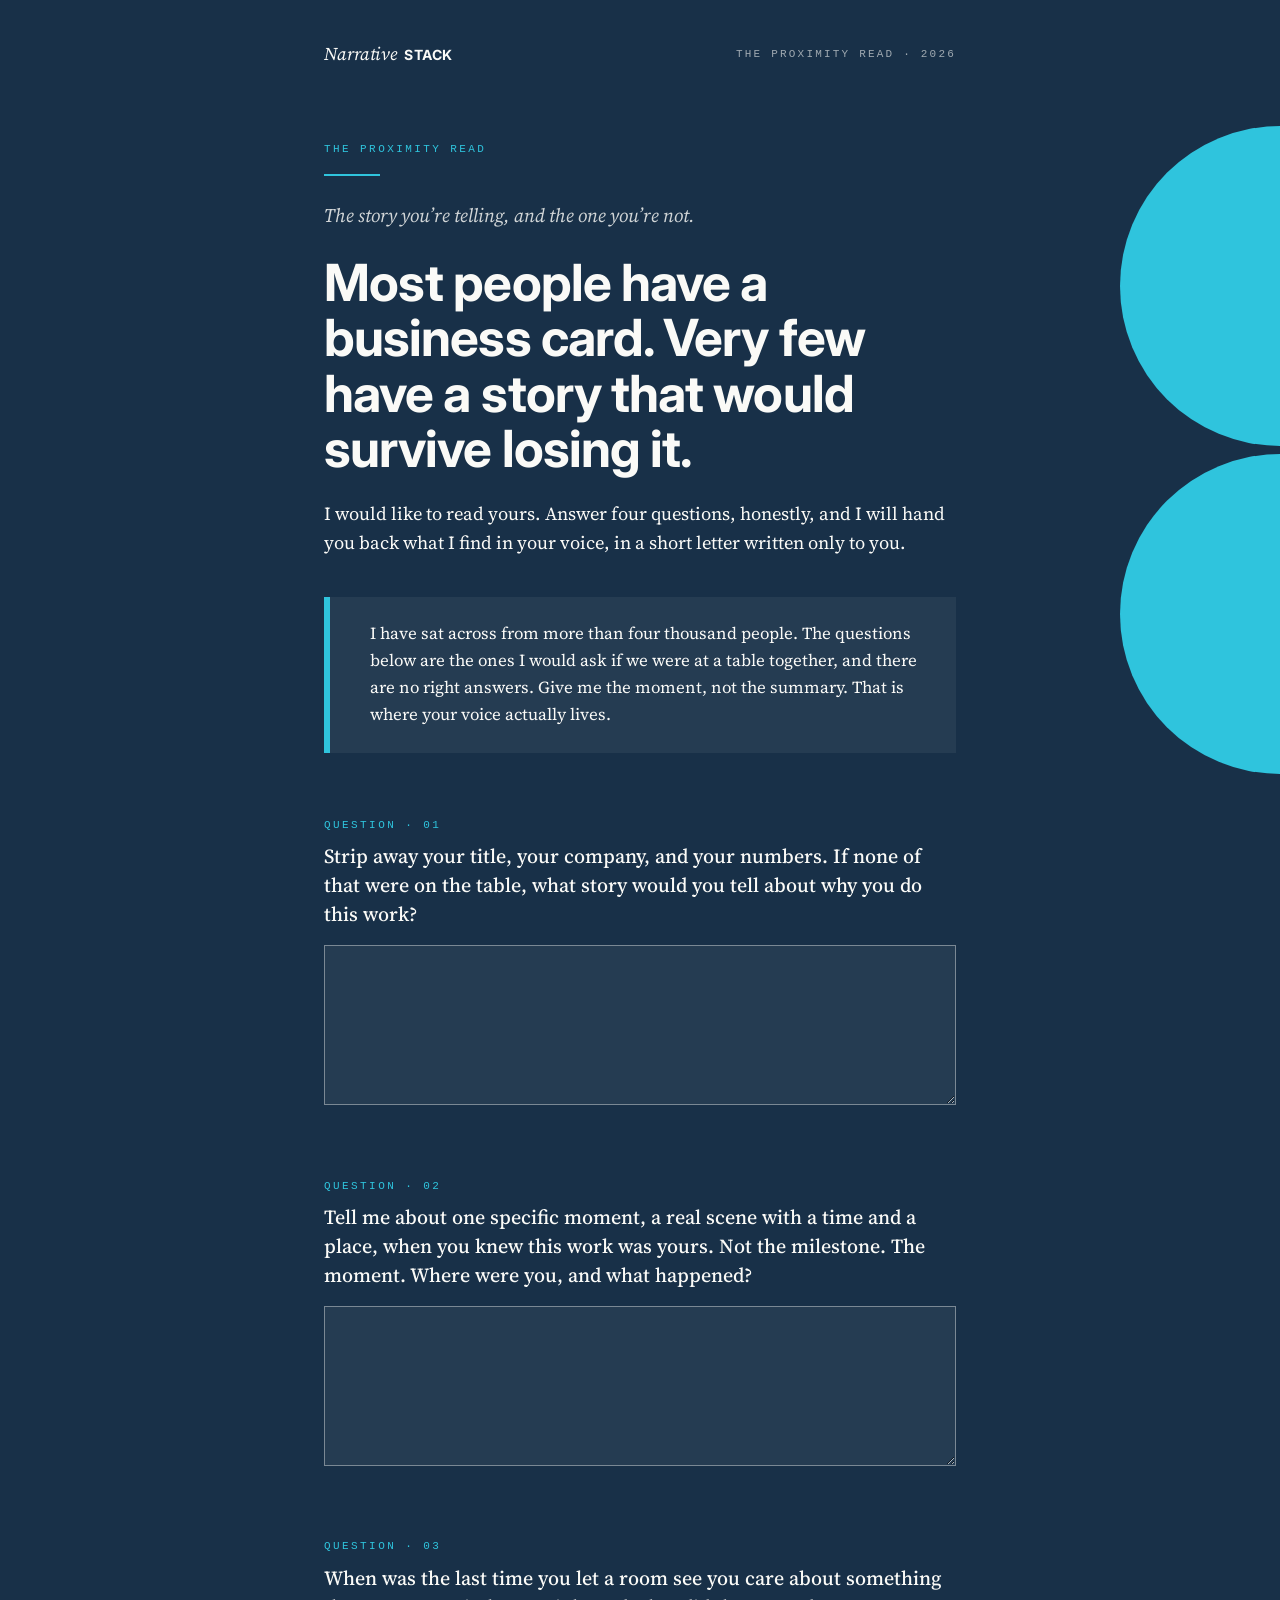
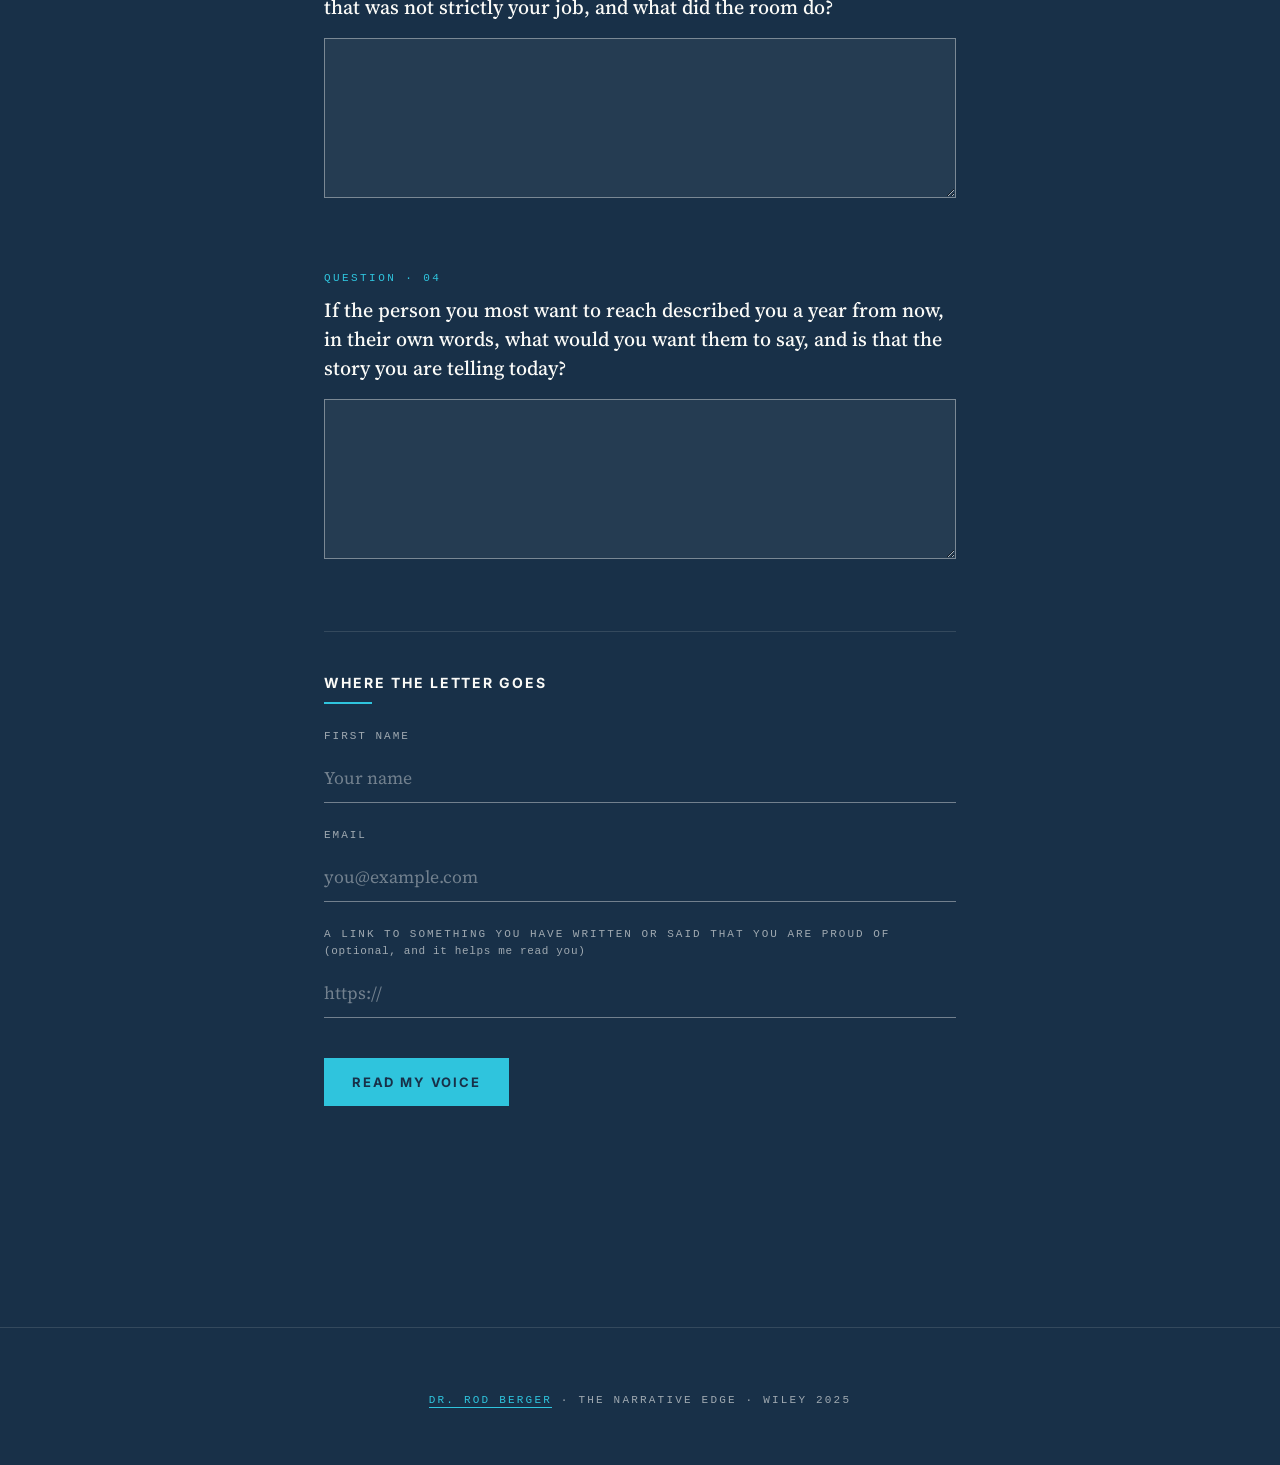
<file: site/proximity-read.html>
<!doctype html>
<html lang="en">
<head>
  <meta charset="utf-8" />
  <meta name="viewport" content="width=device-width, initial-scale=1" />
  <title>The Proximity Read &middot; Dr. Rod Berger</title>
  <meta name="description" content="Answer four questions, honestly, and Dr. Rod Berger will hand you back what he finds in your voice, in a short letter written only to you." />
  <meta name="robots" content="noindex, nofollow" />
  <link rel="preconnect" href="https://fonts.googleapis.com">
  <link rel="preconnect" href="https://fonts.gstatic.com" crossorigin>
  <link href="https://fonts.googleapis.com/css2?family=Inter:wght@400;500;600;700&family=Source+Serif+4:ital,opsz,wght@0,8..60,400;0,8..60,500;0,8..60,600;1,8..60,400;1,8..60,500&display=swap" rel="stylesheet">
  <style>
    /* ==========================================================
       Narrative Stack — Design Tokens v1.1
       The Proximity Read — system-voice surface, human-voice copy
       ========================================================== */
    :root {
      --ns-dark-blue: #183048;
      --ns-azure:     #2FC4DD;
      --ns-coral:     #FF7559;
      --ns-paper:     #FAFAF7;
      --ns-cream:     #F4F2EC;

      --ns-paper-80: rgba(250, 250, 247, 0.82);
      --ns-paper-60: rgba(250, 250, 247, 0.60);
      --ns-paper-40: rgba(250, 250, 247, 0.40);
      --ns-paper-12: rgba(250, 250, 247, 0.12);
      --ns-paper-06: rgba(250, 250, 247, 0.06);

      --ns-serif: 'Source Serif 4', Georgia, serif;
      --ns-sans:  'Inter', system-ui, -apple-system, sans-serif;
      --ns-mono:  'JetBrains Mono', ui-monospace, monospace;

      --ns-space-1: 8px;
      --ns-space-2: 16px;
      --ns-space-3: 24px;
      --ns-space-5: 40px;
      --ns-space-8: 64px;
      --ns-space-12: 96px;

      --ns-stroke-hairline: 1px;
      --ns-stroke-line: 2px;
      --ns-stroke-bar: 6px;

      --ns-max: 680px;
    }

    * { box-sizing: border-box; }
    html, body { margin: 0; padding: 0; }
    body {
      background: var(--ns-dark-blue);
      color: var(--ns-paper);
      font-family: var(--ns-serif);
      font-size: 17px;
      line-height: 1.6;
      -webkit-font-smoothing: antialiased;
      -moz-osx-font-smoothing: grayscale;
      min-height: 100vh;
      display: flex;
      flex-direction: column;
      overflow-x: hidden;
    }

    .container {
      width: 100%;
      max-width: var(--ns-max);
      margin: 0 auto;
      padding: 0 var(--ns-space-3);
      position: relative;
      z-index: 2;
    }

    /* Geometric markers — Azure half-circles, right rail */
    .geometry {
      position: fixed;
      top: 0;
      right: 0;
      bottom: 0;
      width: 280px;
      pointer-events: none;
      z-index: 1;
      overflow: hidden;
    }
    .geometry::before,
    .geometry::after {
      content: "";
      position: absolute;
      right: -160px;
      width: 320px;
      height: 320px;
      background: var(--ns-azure);
      border-radius: 50%;
    }
    .geometry::before { top: 14%; }
    .geometry::after { bottom: 14%; }
    @media (max-width: 1100px) {
      .geometry { display: none; }
    }

    /* Header — minimal brand mark */
    header {
      padding: var(--ns-space-5) 0 0;
      position: relative;
      z-index: 2;
    }
    header .container {
      display: flex;
      justify-content: space-between;
      align-items: center;
      gap: var(--ns-space-2);
    }
    .wordmark {
      font-family: var(--ns-sans);
      font-size: 14px;
      letter-spacing: 0.02em;
      display: flex;
      align-items: baseline;
      gap: 6px;
      color: var(--ns-paper);
    }
    .wordmark .narr {
      font-family: var(--ns-serif);
      font-style: italic;
      font-weight: 400;
      font-size: 18px;
      letter-spacing: -0.005em;
    }
    .wordmark .stack {
      font-family: var(--ns-sans);
      font-weight: 700;
      letter-spacing: 0.04em;
      font-size: 14px;
    }
    .meta-tag {
      font-family: var(--ns-mono);
      font-size: 11px;
      text-transform: uppercase;
      letter-spacing: 0.2em;
      color: var(--ns-paper-60);
    }

    main {
      flex: 1;
      padding: var(--ns-space-8) 0 var(--ns-space-12);
      position: relative;
      z-index: 2;
    }

    /* Eyebrow — mono uppercase, Azure hand-line beneath */
    .eyebrow {
      font-family: var(--ns-mono);
      font-size: 11px;
      text-transform: uppercase;
      letter-spacing: 0.22em;
      color: var(--ns-azure);
      font-weight: 500;
      margin-bottom: var(--ns-space-2);
      display: inline-block;
    }
    .eyebrow-underscore {
      display: block;
      width: 56px;
      height: var(--ns-stroke-line);
      background: var(--ns-azure);
      margin-bottom: var(--ns-space-3);
    }
    .subtitle {
      font-family: var(--ns-serif);
      font-style: italic;
      font-size: 1.2rem;
      color: var(--ns-paper-80);
      margin: 0 0 var(--ns-space-3);
    }

    h1 {
      font-family: var(--ns-sans);
      color: var(--ns-paper);
      font-weight: 700;
      letter-spacing: -0.018em;
      line-height: 1.08;
      font-size: clamp(2.1rem, 5vw, 3.2rem);
      margin: 0 0 var(--ns-space-3);
    }
    p {
      margin: 0 0 var(--ns-space-2);
      color: var(--ns-paper-80);
    }
    p.lead {
      font-size: 1.15rem;
      color: var(--ns-paper);
      line-height: 1.55;
    }
    em { font-style: italic; color: var(--ns-paper); }
    a {
      color: var(--ns-azure);
      text-decoration: none;
      border-bottom: var(--ns-stroke-hairline) solid var(--ns-azure);
      padding-bottom: 1px;
      transition: opacity 120ms ease;
    }
    a:hover { opacity: 0.7; }

    /* Frame paragraph — the table-setting, bar-accented */
    .frame {
      margin: var(--ns-space-5) 0 var(--ns-space-8);
      padding: var(--ns-space-3) var(--ns-space-3) var(--ns-space-3) var(--ns-space-5);
      border-left: var(--ns-stroke-bar) solid var(--ns-azure);
      background: var(--ns-paper-06);
    }
    .frame p {
      font-family: var(--ns-serif);
      font-size: 1.05rem;
      color: var(--ns-paper);
      line-height: 1.6;
      margin: 0;
    }

    /* Questions — numbered, hairline-separated */
    .question {
      margin-bottom: var(--ns-space-8);
    }
    .q-number {
      font-family: var(--ns-mono);
      font-size: 11px;
      text-transform: uppercase;
      letter-spacing: 0.22em;
      color: var(--ns-azure);
      margin-bottom: var(--ns-space-1);
    }
    .question label.q-label {
      display: block;
      font-family: var(--ns-serif);
      font-size: 1.25rem;
      font-weight: 500;
      color: var(--ns-paper);
      line-height: 1.45;
      margin-bottom: var(--ns-space-2);
      cursor: pointer;
    }
    textarea {
      width: 100%;
      min-height: 160px;
      resize: vertical;
      background: var(--ns-paper-06);
      color: var(--ns-paper);
      border: var(--ns-stroke-hairline) solid var(--ns-paper-40);
      padding: 14px 16px;
      font-family: var(--ns-serif);
      font-size: 1.05rem;
      line-height: 1.55;
      border-radius: 0;
      transition: border-color 120ms ease;
    }
    textarea::placeholder { color: var(--ns-paper-40); font-style: italic; }
    textarea:focus {
      outline: none;
      border-color: var(--ns-azure);
      background: transparent;
    }

    /* Capture fields — hairline-only, no cards */
    .capture {
      margin-top: var(--ns-space-8);
      padding-top: var(--ns-space-5);
      border-top: var(--ns-stroke-hairline) solid var(--ns-paper-12);
    }
    .subhead-label {
      font-family: var(--ns-sans);
      font-weight: 700;
      font-size: 14px;
      text-transform: uppercase;
      letter-spacing: 0.14em;
      color: var(--ns-paper);
      margin-bottom: var(--ns-space-1);
    }
    .subhead-rule {
      width: 48px;
      height: var(--ns-stroke-line);
      background: var(--ns-azure);
      margin-bottom: var(--ns-space-3);
    }
    .form-group { margin-bottom: var(--ns-space-3); }
    .form-group label {
      display: block;
      font-family: var(--ns-mono);
      font-size: 11px;
      text-transform: uppercase;
      letter-spacing: 0.18em;
      color: var(--ns-paper-60);
      margin-bottom: var(--ns-space-1);
    }
    .form-group label .dim { text-transform: none; letter-spacing: 0.06em; }
    input[type="text"], input[type="email"], input[type="url"] {
      width: 100%;
      background: transparent;
      color: var(--ns-paper);
      border: 0;
      border-bottom: var(--ns-stroke-hairline) solid var(--ns-paper-40);
      padding: 12px 0;
      font-family: var(--ns-serif);
      font-size: 1.1rem;
      transition: border-color 120ms ease;
      border-radius: 0;
    }
    input::placeholder { color: var(--ns-paper-40); }
    input:focus {
      outline: none;
      border-bottom-color: var(--ns-azure);
    }

    /* Button — heavy sans, sharp edges, Azure fill */
    .btn {
      display: inline-flex;
      align-items: center;
      justify-content: center;
      gap: var(--ns-space-1);
      background: var(--ns-azure);
      color: var(--ns-dark-blue);
      border: 0;
      border-radius: 0;
      padding: 16px 28px;
      font-family: var(--ns-sans);
      font-weight: 700;
      font-size: 13px;
      letter-spacing: 0.14em;
      text-transform: uppercase;
      cursor: pointer;
      transition: background 120ms ease;
    }
    .btn:hover { background: #4ad4ec; }
    .btn:active { background: var(--ns-azure); }
    .btn[disabled] { opacity: 0.4; cursor: not-allowed; }
    .btn-row {
      display: flex;
      gap: var(--ns-space-2);
      align-items: center;
      margin-top: var(--ns-space-5);
      flex-wrap: wrap;
    }
    .btn-row .meta {
      font-family: var(--ns-mono);
      font-size: 11px;
      text-transform: uppercase;
      letter-spacing: 0.18em;
      color: var(--ns-paper-60);
    }
    .submit-status {
      margin-top: var(--ns-space-2);
      font-family: var(--ns-mono);
      font-size: 11px;
      text-transform: uppercase;
      letter-spacing: 0.18em;
      color: var(--ns-paper-60);
      min-height: 1.2em;
    }
    .submit-status.error { color: var(--ns-coral); }

    a:focus-visible, button:focus-visible, input:focus-visible, textarea:focus-visible {
      outline: 2px solid var(--ns-azure);
      outline-offset: 2px;
    }

    /* Confirmation — replaces the form in place */
    .confirmation {
      display: none;
      margin-top: var(--ns-space-8);
      padding: var(--ns-space-5);
      border-left: var(--ns-stroke-bar) solid var(--ns-coral);
      background: var(--ns-paper-06);
    }
    .confirmation.visible { display: block; }
    .confirmation p {
      font-family: var(--ns-serif);
      font-size: 1.25rem;
      line-height: 1.55;
      color: var(--ns-cream);
      margin: 0;
    }
    .confirmation .sig {
      display: block;
      margin-top: var(--ns-space-3);
      font-style: italic;
      color: var(--ns-paper);
    }

    /* Footer */
    footer {
      padding: var(--ns-space-8) 0 var(--ns-space-5);
      border-top: var(--ns-stroke-hairline) solid var(--ns-paper-12);
      margin-top: var(--ns-space-12);
      position: relative;
      z-index: 2;
    }
    .attrib {
      font-family: var(--ns-mono);
      font-size: 11px;
      text-transform: uppercase;
      letter-spacing: 0.2em;
      color: var(--ns-paper-60);
      text-align: center;
    }

    @media (max-width: 640px) {
      :root { --ns-max: 100%; }
      main { padding: var(--ns-space-5) 0 var(--ns-space-8); }
      .frame { padding-left: var(--ns-space-3); border-left-width: var(--ns-stroke-bar); }
      .question { margin-bottom: var(--ns-space-5); }
    }
  </style>
<script>
/* ANALYTICS-BLOCK v1 */
/* ANALYTICS (Plausible cookieless + Microsoft Clarity + CTA events). Runs only on production hostnames. */
(function(){
  var host = location.hostname;
  var MAP = {"drrodberger.com":"drrodberger.com","www.drrodberger.com":"drrodberger.com","reignlight.com":"reignlight.com","www.reignlight.com":"reignlight.com","narrativestack.ai":"narrativestack.ai","www.narrativestack.ai":"narrativestack.ai"};
  var domain = MAP[host];
  if(!domain) return; /* skip preview/localhost so stats stay clean until launch */
  /* Plausible (no cookies, no consent banner needed) */
  window.plausible = window.plausible || function(){ (window.plausible.q = window.plausible.q || []).push(arguments); };
  var ps = document.createElement('script');
  ps.defer = true; ps.setAttribute('data-domain', domain);
  ps.src = 'https://plausible.io/js/script.tagged-events.outbound-links.js';
  document.head.appendChild(ps);
  /* SPA route-change pageviews (harmless on multi-page sites) */
  try { var _ps = history.pushState; history.pushState = function(){ _ps.apply(this, arguments); window.plausible('pageview'); }; window.addEventListener('popstate', function(){ window.plausible('pageview'); }); } catch(e){}
  /* Microsoft Clarity (heatmaps + session replay) */
  var CID = "xpzadchidz";
  if (CID && CID.slice(0,2) !== "__") {
    (function(c,l,a,r,i,t,y){c[a]=c[a]||function(){(c[a].q=c[a].q||[]).push(arguments)};t=l.createElement(r);t.async=1;t.src="https://www.clarity.ms/tag/"+i;y=l.getElementsByTagName(r)[0];y.parentNode.insertBefore(t,y);})(window,document,"clarity","script",CID);
  }
  /* Named CTA events -> "buttons engaged" */
  function track(name, props){ try{ window.plausible && window.plausible(name, props?{props:props}:undefined);}catch(e){} try{ window.clarity && window.clarity("event", name);}catch(e){} }
  document.addEventListener("click", function(e){
    var a = e.target.closest ? e.target.closest("a,button") : null; if(!a) return;
    var href = (a.getAttribute && (a.getAttribute("href")||"")) || "";
    var txt = (a.textContent||"").trim().toLowerCase(); var s = (href+" "+txt).toLowerCase();
    var name = null;
    if(/calendly\.com|book a conversation|book the conversation|check a date/.test(s)) name="Book Conversation";
    else if(/quick-check|#assessment|take the assessment|quick leadership assessment/.test(s)) name="Take Assessment";
    else if(/mailto:[^"]*(storystack|launch)|notify me|get notified/.test(s)) name="Notify StoryStack";
    else if(/amazon\.|wiley\.|bookshop\.|order the book|buy the book/.test(s)) name="Order Book";
    else if(/#apply|start the application|apply below|ghostwrit/.test(s)) name="Ghostwriting Apply";
    else if(/field-guide/.test(s)) name="Field Guide";
    else if(/reignlight/.test(s)) name="Go: ReignLight";
    else if(/narrativestack/.test(s)) name="Go: NarrativeStack";
    else if(/drrodberger/.test(s)) name="Go: DrRodBerger";
    else if(/youtube\.com|youtu\.be|apple\.com\/.*podcast|spotify/.test(s)) name="Media Play";
    if(name) track(name);
  }, true);
})();
/* /ANALYTICS-BLOCK */
</script>

</head>
<body>
<!-- Netlify Forms: hidden static form so Netlify provisions "proximity-reads"
     at deploy time. The PAGE posts only to the proximity-to-kit Netlify
     Function; the FUNCTION writes a backup copy of every submission into this
     form before talking to Kit, so no lead is ever lost. Never shown to users. -->
<form name="proximity-reads" data-netlify="true" netlify-honeypot="bot-field" hidden aria-hidden="true">
  <input type="hidden" name="form-name" value="proximity-reads">
  <input name="bot-field">
  <input name="first_name"><input name="email"><input name="link">
  <textarea name="purpose"></textarea><textarea name="scene"></textarea>
  <textarea name="care"></textarea><textarea name="future"></textarea>
  <input name="source"><input name="submitted_at">
</form>

  <div class="geometry" aria-hidden="true"></div>

  <header>
    <div class="container">
      <div class="wordmark">
        <span class="narr">Narrative</span><span class="stack">STACK</span>
      </div>
      <div class="meta-tag">The Proximity Read &middot; 2026</div>
    </div>
  </header>

  <main>
    <div class="container">

      <div class="eyebrow">The Proximity Read</div>
      <div class="eyebrow-underscore"></div>

      <p class="subtitle">The story you&rsquo;re telling, and the one you&rsquo;re not.</p>

      <h1>Most people have a business card. Very few have a story that would survive losing it.</h1>

      <p class="lead">
        I would like to read yours. Answer four questions, honestly, and I will hand you back what I find in your voice, in a short letter written only to you.
      </p>

      <div class="frame">
        <p>
          I have sat across from more than four thousand people. The questions below are the ones I would ask if we were at a table together, and there are no right answers. Give me the moment, not the summary. That is where your voice actually lives.
        </p>
      </div>

      <form id="proximity-form" novalidate>

        <div class="question">
          <div class="q-number">Question &middot; 01</div>
          <label class="q-label" for="q-purpose">Strip away your title, your company, and your numbers. If none of that were on the table, what story would you tell about why you do this work?</label>
          <textarea id="q-purpose" name="purpose"></textarea>
        </div>

        <div class="question">
          <div class="q-number">Question &middot; 02</div>
          <label class="q-label" for="q-scene">Tell me about one specific moment, a real scene with a time and a place, when you knew this work was yours. Not the milestone. The moment. Where were you, and what happened?</label>
          <textarea id="q-scene" name="scene"></textarea>
        </div>

        <div class="question">
          <div class="q-number">Question &middot; 03</div>
          <label class="q-label" for="q-care">When was the last time you let a room see you care about something that was not strictly your job, and what did the room do?</label>
          <textarea id="q-care" name="care"></textarea>
        </div>

        <div class="question">
          <div class="q-number">Question &middot; 04</div>
          <label class="q-label" for="q-future">If the person you most want to reach described you a year from now, in their own words, what would you want them to say, and is that the story you are telling today?</label>
          <textarea id="q-future" name="future"></textarea>
        </div>

        <div class="capture">
          <div class="subhead-label">Where the letter goes</div>
          <div class="subhead-rule"></div>

          <div class="form-group">
            <label for="c-first-name">First name</label>
            <input id="c-first-name" name="first_name" type="text" autocomplete="given-name" required placeholder="Your name" />
          </div>
          <div class="form-group">
            <label for="c-email">Email</label>
            <input id="c-email" name="email" type="email" autocomplete="email" required placeholder="you@example.com" />
          </div>
          <div class="form-group">
            <label for="c-link">A link to something you have written or said that you are proud of <span class="dim">(optional, and it helps me read you)</span></label>
            <input id="c-link" name="link" type="url" inputmode="url" placeholder="https://" />
          </div>

          <div class="btn-row">
            <button class="btn" type="submit" id="submit-btn">Read my voice</button>
          </div>
          <div id="submit-status" class="submit-status" aria-live="polite"></div>
        </div>

      </form>

      <div id="confirmation" class="confirmation" aria-live="polite">
        <p>
          Thank you. This is the part most people skip, and you did not. I read these myself. Watch your inbox, and I will hand you back what I find.
          <span class="sig">Rod.</span>
        </p>
      </div>

    </div>
  </main>

  <footer>
    <div class="container">
      <p class="attrib"><a href="https://www.linkedin.com/in/rodbergerpsyd/" target="_blank" rel="noopener">Dr. Rod Berger</a> &middot; The Narrative Edge &middot; Wiley 2025</p>
    </div>
  </footer>

  <script>
    /* The only endpoint this page talks to. Relative, so it resolves on
       draft previews and production alike. */
    const ENDPOINT = '/.netlify/functions/proximity-to-kit';

    const form = document.getElementById('proximity-form');
    const statusEl = document.getElementById('submit-status');
    const submitBtn = document.getElementById('submit-btn');

    form.addEventListener('submit', async (e) => {
      e.preventDefault();
      statusEl.textContent = '';
      statusEl.classList.remove('error');

      const firstName = document.getElementById('c-first-name').value.trim();
      const email = document.getElementById('c-email').value.trim();

      if (!firstName) {
        statusEl.textContent = 'Please tell me your first name.';
        statusEl.classList.add('error');
        document.getElementById('c-first-name').focus();
        return;
      }
      if (!email || !/^[^\s@]+@[^\s@]+\.[^\s@]+$/.test(email)) {
        statusEl.textContent = 'Please enter a valid email so the letter can reach you.';
        statusEl.classList.add('error');
        document.getElementById('c-email').focus();
        return;
      }

      const payload = {
        first_name: firstName,
        email: email,
        purpose: document.getElementById('q-purpose').value.trim(),
        scene: document.getElementById('q-scene').value.trim(),
        care: document.getElementById('q-care').value.trim(),
        future: document.getElementById('q-future').value.trim(),
        link: document.getElementById('c-link').value.trim(),
        lead_source: (function(){ try { var q = new URLSearchParams(window.location.search); return (q.get('src') || q.get('utm_source') || '').trim() || 'organic'; } catch(_) { return 'organic'; } })(),
      };

      submitBtn.disabled = true;
      statusEl.textContent = 'Sending…';

      try {
        const res = await fetch(ENDPOINT, {
          method: 'POST',
          headers: { 'Content-Type': 'application/json' },
          body: JSON.stringify(payload),
        });
        if (!res.ok) throw new Error('http-' + res.status);
        form.style.display = 'none';
        document.getElementById('confirmation').classList.add('visible');
        document.getElementById('confirmation').scrollIntoView({ behavior: 'smooth', block: 'center' });
      } catch (err) {
        submitBtn.disabled = false;
        statusEl.textContent = 'Something interrupted the send. Please try again.';
        statusEl.classList.add('error');
      }
    });
  </script>
</body>
</html>
</file>
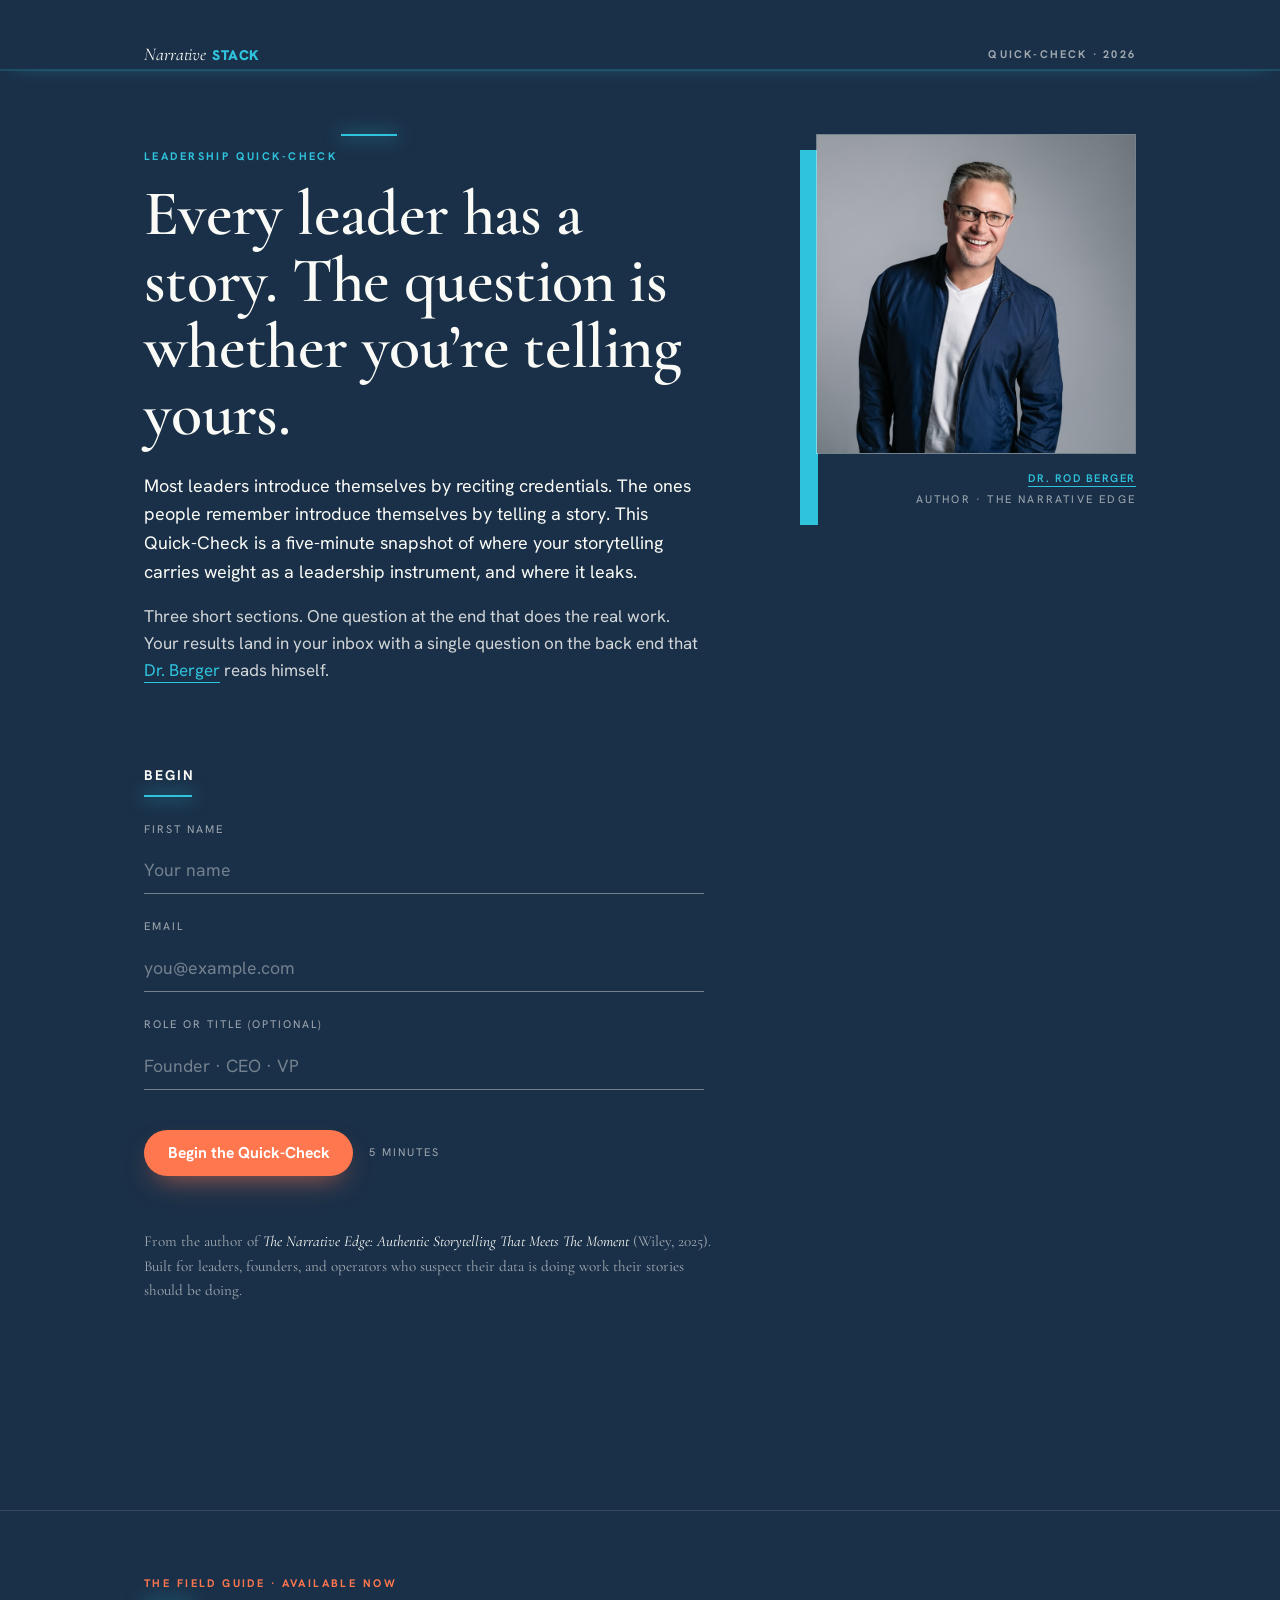
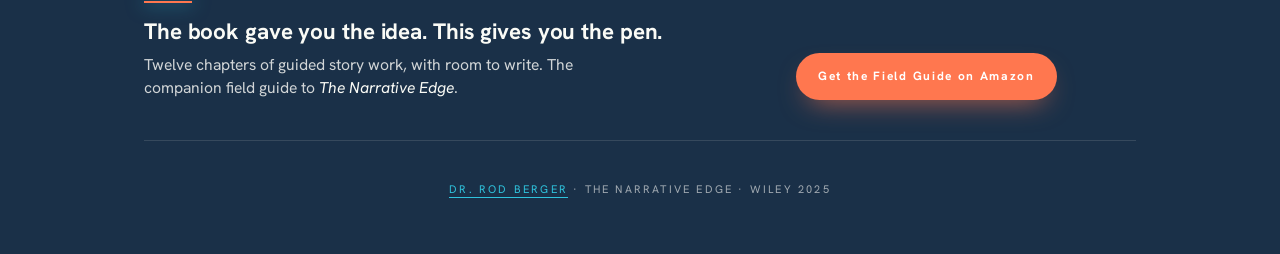
<file: site/quick-check.html>
<!doctype html>
<html lang="en">
<head>
  <meta charset="utf-8" />
  <meta name="viewport" content="width=device-width, initial-scale=1" />
  <title>The Narrative Edge Leadership Quick-Check &middot; Dr. Rod Berger</title>
  <meta name="description" content="A five-minute Quick-Check on your leadership storytelling. From Dr. Rod Berger, author of The Narrative Edge (Wiley)." />
  <link rel="preconnect" href="https://fonts.googleapis.com">
  <link rel="preconnect" href="https://fonts.gstatic.com" crossorigin>
  <link href="https://fonts.googleapis.com/css2?family=Cormorant+Garamond:ital,wght@0,500;0,600;0,700;1,500;1,600&family=Hanken+Grotesk:wght@400;500;600;700&display=swap" rel="stylesheet">
  <style>
    /* ==========================================================
       Narrative Stack — Design Tokens v1.1
       System voice surface (Azure accent) — Dark Blue dominant
       ========================================================== */
    :root {
      --ns-dark-blue: #183048;
      --ns-azure:     #2FC4DD;
      --ns-coral:     #FF7559;
      --ns-paper:     #FAFAF7;
      --ns-ink:       #0A0A0A;
      --ns-graphite:  #4A4A4A;
      --ns-mute:      #888780;
      --ns-fog:       #E5E5E2;
      --ns-mid-blue:  #3A6FB0;
      --ns-mist:      #E8F7FA;
      --ns-char:      #2C2C2A;

      /* This page is a system-voice surface. */
      --ns-accent: var(--ns-azure);

      /* Derived for dark-surface UI */
      --ns-paper-80: rgba(250, 250, 247, 0.82);
      --ns-paper-60: rgba(250, 250, 247, 0.60);
      --ns-paper-40: rgba(250, 250, 247, 0.40);
      --ns-paper-12: rgba(250, 250, 247, 0.12);
      --ns-paper-06: rgba(250, 250, 247, 0.06);

      --ns-serif: 'Source Serif 4', 'GT Sectra Display', 'Tiempos Headline', Georgia, serif;
      --ns-sans:  'Inter', 'GT America', 'Söhne', system-ui, -apple-system, sans-serif;
      --ns-mono:  'JetBrains Mono', 'GT America Mono', ui-monospace, monospace;

      --ns-space-1: 8px;
      --ns-space-2: 16px;
      --ns-space-3: 24px;
      --ns-space-5: 40px;
      --ns-space-8: 64px;
      --ns-space-12: 96px;

      --ns-stroke-hairline: 1px;
      --ns-stroke-line: 2px;
      --ns-stroke-bar: 6px;
      --ns-stroke-anchor: 18px;

      --ns-max: 720px;
    }

    * { box-sizing: border-box; }
    html { scroll-behavior: smooth; }
    html, body { margin: 0; padding: 0; }
    body {
      background: var(--ns-dark-blue);
      color: var(--ns-paper);
      font-family: var(--ns-serif);
      font-size: 17px;
      line-height: 1.6;
      -webkit-font-smoothing: antialiased;
      -moz-osx-font-smoothing: grayscale;
      min-height: 100vh;
      display: flex;
      flex-direction: column;
      overflow-x: hidden;
    }

    .container {
      width: 100%;
      max-width: var(--ns-max);
      margin: 0 auto;
      padding: 0 var(--ns-space-3);
      position: relative;
      z-index: 2;
    }

    /* ==========================================================
       Geometric markers — Azure half-circles
       Slide 19 / 26 signature treatment
       ========================================================== */
    .geometry {
      position: fixed;
      top: 0;
      right: 0;
      bottom: 0;
      width: 280px;
      pointer-events: none;
      z-index: 1;
      overflow: hidden;
    }
    .geometry::before,
    .geometry::after {
      content: "";
      position: absolute;
      right: -160px;
      width: 320px;
      height: 320px;
      background: var(--ns-azure);
      border-radius: 50%;
    }
    .geometry::before { top: 14%; }
    .geometry::after { bottom: 14%; }
    @media (max-width: 900px) {
      .geometry { display: none; }
    }

    /* ==========================================================
       Header — minimal brand mark
       ========================================================== */
    header {
      padding: var(--ns-space-5) 0 0;
      position: relative;
      z-index: 2;
    }
    header .container {
      display: flex;
      justify-content: space-between;
      align-items: center;
      gap: var(--ns-space-2);
    }
    .wordmark {
      font-family: var(--ns-sans);
      font-size: 14px;
      letter-spacing: 0.02em;
      display: flex;
      align-items: baseline;
      gap: 6px;
      color: var(--ns-paper);
    }
    .wordmark .narr {
      font-family: var(--ns-serif);
      font-style: italic;
      font-weight: 400;
      font-size: 18px;
      letter-spacing: -0.005em;
    }
    .wordmark .stack {
      font-family: var(--ns-sans);
      font-weight: 900;
      letter-spacing: 0.04em;
      font-size: 14px;
      position: relative;
    }
    .meta-tag {
      font-family: var(--ns-mono);
      font-size: 11px;
      text-transform: uppercase;
      letter-spacing: 0.2em;
      color: var(--ns-paper-60);
    }

    /* ==========================================================
       Main content
       ========================================================== */
    main {
      flex: 1;
      padding: var(--ns-space-8) 0 var(--ns-space-12);
      position: relative;
      z-index: 2;
    }

    /* Hero only — widen container and suppress fixed geometry behind portrait */
    body.on-hero .container { max-width: 1040px; }
    body.on-hero .geometry { display: none; }

    .hero {
      display: grid;
      grid-template-columns: minmax(0, 1fr) 320px;
      gap: var(--ns-space-8);
      align-items: start;
    }
    .hero-text { max-width: 560px; }
    .hero-portrait {
      position: relative;
      align-self: start;
    }
    .hero-portrait .portrait-frame {
      position: relative;
      aspect-ratio: 1 / 1;
      border: var(--ns-stroke-hairline) solid var(--ns-paper-40);
      overflow: hidden;
    }
    .hero-portrait img {
      display: block;
      width: 100%;
      height: 100%;
      object-fit: cover;
    }
    .hero-portrait::before {
      content: "";
      position: absolute;
      left: calc(-1 * var(--ns-space-2));
      top: var(--ns-space-2);
      width: 100%;
      height: 100%;
      border-left: var(--ns-stroke-anchor) solid var(--ns-azure);
      z-index: -1;
    }
    .hero-portrait .portrait-caption {
      margin-top: var(--ns-space-2);
      font-family: var(--ns-mono);
      font-size: 11px;
      text-transform: uppercase;
      letter-spacing: 0.2em;
      color: var(--ns-paper-60);
      text-align: right;
    }
    .hero-portrait .portrait-caption strong {
      display: block;
      color: var(--ns-paper);
      font-weight: 600;
      letter-spacing: 0.14em;
      margin-bottom: 4px;
    }

    @media (max-width: 820px) {
      .hero {
        grid-template-columns: 1fr;
        gap: var(--ns-space-5);
      }
      .hero-portrait {
        max-width: 240px;
      }
      .hero-portrait::before { display: none; }
      .hero-portrait .portrait-caption { text-align: left; }
    }

    /* ==========================================================
       YouTube embed — responsive 16:9, hairline frame
       ========================================================== */
    .video-block {
      margin: var(--ns-space-5) 0;
    }
    .video-block .video-label {
      font-family: var(--ns-mono);
      font-size: 11px;
      text-transform: uppercase;
      letter-spacing: 0.22em;
      color: var(--ns-azure);
      margin-bottom: var(--ns-space-1);
    }
    .video-block .video-title {
      font-family: var(--ns-sans);
      font-weight: 600;
      font-size: 1rem;
      color: var(--ns-paper);
      margin-bottom: var(--ns-space-2);
      letter-spacing: -0.005em;
    }
    .video-frame {
      position: relative;
      aspect-ratio: 16 / 9;
      width: 100%;
      border: var(--ns-stroke-hairline) solid var(--ns-paper-12);
      background: var(--ns-dark-blue);
    }
    .video-frame iframe {
      position: absolute;
      inset: 0;
      width: 100%;
      height: 100%;
      border: 0;
    }

    /* ==========================================================
       Book block — persistent CTA to The Narrative Edge on Amazon
       Shown on every result, between the band CTA and Trust(ed) Sessions.
       ========================================================== */
    .book-block {
      margin-top: var(--ns-space-5);
      padding-top: var(--ns-space-5);
      border-top: var(--ns-stroke-hairline) solid var(--ns-paper-12);
      display: grid;
      grid-template-columns: 240px minmax(0, 1fr);
      gap: var(--ns-space-5);
      align-items: center;
    }
    .book-block .book-image img {
      display: block;
      width: 100%;
      height: auto;
    }
    .book-block .book-eyebrow {
      font-family: var(--ns-mono);
      font-size: 11px;
      text-transform: uppercase;
      letter-spacing: 0.22em;
      color: var(--ns-azure);
      margin-bottom: var(--ns-space-1);
    }
    .book-block h3 {
      font-family: var(--ns-sans);
      font-weight: 700;
      font-size: 1.5rem;
      letter-spacing: -0.01em;
      color: var(--ns-paper);
      margin: 0 0 var(--ns-space-2);
    }
    .book-block .book-subtitle {
      font-family: var(--ns-serif);
      font-style: italic;
      color: var(--ns-paper-80);
      font-size: 1.05rem;
      margin: 0 0 var(--ns-space-2);
    }
    .book-block p {
      font-family: var(--ns-serif);
      color: var(--ns-paper-80);
      margin: 0 0 var(--ns-space-3);
    }
    @media (max-width: 640px) {
      .book-block {
        grid-template-columns: 1fr;
        gap: var(--ns-space-3);
      }
      .book-block .book-image { max-width: 220px; margin: 0 auto; }
    }

    /* ==========================================================
       Trust(ed) Sessions application
       Discrete human-voice surface — Coral accent only within this block.
       Per Narrative Stack v1.1: "Dark surface (human voice)" pattern.
       ========================================================== */
    .trusted-sessions {
      margin-top: var(--ns-space-12);
      padding-top: var(--ns-space-8);
      border-top: var(--ns-stroke-hairline) solid var(--ns-paper-12);
      max-width: 600px;
    }
    .ts-eyebrow {
      font-family: var(--ns-mono);
      font-size: 11px;
      text-transform: uppercase;
      letter-spacing: 0.22em;
      color: var(--ns-coral);
      font-weight: 500;
      margin-bottom: var(--ns-space-2);
      display: inline-block;
    }
    .ts-eyebrow-underscore {
      display: inline-block;
      width: 56px;
      height: var(--ns-stroke-line);
      background: var(--ns-coral);
      margin-bottom: var(--ns-space-3);
    }
    .ts-headline {
      font-family: var(--ns-sans);
      font-weight: 700;
      font-size: clamp(1.6rem, 3.4vw, 2.1rem);
      line-height: 1.1;
      letter-spacing: -0.015em;
      color: var(--ns-paper);
      margin: 0 0 var(--ns-space-3);
    }
    .ts-framing p {
      font-family: var(--ns-serif);
      font-size: 1.05rem;
      color: var(--ns-paper);
      line-height: 1.55;
      margin: 0 0 var(--ns-space-2);
    }
    .ts-framing p:last-of-type { margin-bottom: var(--ns-space-5); }
    .ts-framing p em {
      font-style: italic;
      color: var(--ns-paper);
    }
    .ts-form .field { margin-bottom: var(--ns-space-3); }
    .ts-form label {
      display: block;
      font-family: var(--ns-sans);
      font-weight: 600;
      font-size: 13px;
      text-transform: none;
      letter-spacing: 0.01em;
      color: var(--ns-paper);
      margin-bottom: 6px;
    }
    .ts-form .req {
      color: var(--ns-coral);
      margin-left: 2px;
    }
    .ts-form input[type="text"],
    .ts-form input[type="email"],
    .ts-form textarea {
      width: 100%;
      background: var(--ns-paper-06);
      color: var(--ns-paper);
      border: var(--ns-stroke-hairline) solid var(--ns-paper-40);
      padding: 12px 14px;
      font-family: var(--ns-serif);
      font-size: 1rem;
      border-radius: 0;
      line-height: 1.5;
    }
    .ts-form input::placeholder, .ts-form textarea::placeholder { color: var(--ns-paper-40); font-style: italic; }
    .ts-form input:focus, .ts-form textarea:focus {
      outline: none;
      border-color: var(--ns-coral);
      background: transparent;
    }
    .ts-form textarea {
      min-height: 180px;
      resize: vertical;
    }
    .ts-form textarea#ts-story {
      min-height: 220px;
      font-size: 1.05rem;
    }
    .ts-form .helper {
      font-family: var(--ns-sans);
      font-size: 12px;
      color: var(--ns-paper-60);
      margin-top: 6px;
      line-height: 1.45;
    }
    .ts-form .charcount {
      font-family: var(--ns-mono);
      font-size: 11px;
      letter-spacing: 0.14em;
      color: var(--ns-paper-60);
      margin-top: 4px;
      text-align: right;
    }
    .ts-form .charcount.under { color: var(--ns-coral); }
    .ts-form .checkbox-field {
      display: flex;
      align-items: flex-start;
      gap: var(--ns-space-2);
      padding: var(--ns-space-3) 0;
      border-top: var(--ns-stroke-hairline) solid var(--ns-paper-12);
      margin-top: var(--ns-space-3);
    }
    .ts-form .checkbox-field input[type="checkbox"] {
      flex: 0 0 auto;
      width: 20px;
      height: 20px;
      margin: 2px 0 0 0;
      accent-color: var(--ns-coral);
      cursor: pointer;
    }
    .ts-form .checkbox-field label {
      font-family: var(--ns-serif);
      font-weight: 400;
      font-size: 0.95rem;
      color: var(--ns-paper);
      line-height: 1.5;
      margin: 0;
      cursor: pointer;
      letter-spacing: 0;
    }
    .btn-coral {
      background: var(--ns-coral);
      color: var(--ns-dark-blue);
    }
    .btn-coral:hover { background: #ff8d75; }
    .btn-coral[disabled] {
      background: var(--ns-paper-12);
      color: var(--ns-paper-60);
      cursor: not-allowed;
    }
    .ts-submit-row { margin-top: var(--ns-space-3); }
    .ts-form-error {
      font-family: var(--ns-mono);
      font-size: 11px;
      text-transform: uppercase;
      letter-spacing: 0.16em;
      color: var(--ns-coral);
      margin-top: var(--ns-space-2);
      min-height: 1.2em;
    }
    .ts-thanks {
      border-left: var(--ns-stroke-anchor) solid var(--ns-coral);
      padding: var(--ns-space-3) var(--ns-space-3) var(--ns-space-3) var(--ns-space-5);
      background: var(--ns-paper-06);
      margin-top: var(--ns-space-5);
    }
    .ts-thanks .ts-thanks-label {
      font-family: var(--ns-mono);
      font-size: 11px;
      text-transform: uppercase;
      letter-spacing: 0.22em;
      color: var(--ns-coral);
      margin-bottom: var(--ns-space-2);
    }
    .ts-thanks p {
      font-family: var(--ns-serif);
      font-size: 1.05rem;
      color: var(--ns-paper);
      line-height: 1.55;
      margin: 0 0 var(--ns-space-2);
    }
    .ts-thanks .sig {
      font-family: var(--ns-serif);
      font-style: italic;
      color: var(--ns-paper);
      margin-top: var(--ns-space-3);
    }
    .ts-thanks .sig strong { font-style: normal; font-weight: 600; }
    #next-step .sig { margin-top: var(--ns-space-3); font-family: var(--ns-serif); font-style: italic; color: var(--ns-paper-80); }
    #next-step .sig strong { font-style: normal; font-weight: 600; }
    #next-step [hidden] { display: none; }
    @media (max-width: 640px) {
      .trusted-sessions { padding-top: var(--ns-space-5); }
      .ts-thanks {
        padding-left: var(--ns-space-3);
        border-left-width: var(--ns-stroke-bar);
      }
    }

    /* ==========================================================
       Opt-in confirmation (Field Guide discount)
       ========================================================== */
    .optin-confirm {
      display: flex;
      align-items: flex-start;
      gap: var(--ns-space-2);
      padding: var(--ns-space-3);
      border: var(--ns-stroke-hairline) solid var(--ns-azure);
      background: var(--ns-paper-06);
      margin-top: var(--ns-space-2);
    }
    .optin-confirm .check {
      flex: 0 0 auto;
      width: 24px;
      height: 24px;
      border: var(--ns-stroke-line) solid var(--ns-azure);
      display: flex;
      align-items: center;
      justify-content: center;
      color: var(--ns-azure);
      font-family: var(--ns-sans);
      font-weight: 700;
      font-size: 14px;
      line-height: 1;
    }
    .optin-confirm-text strong {
      display: block;
      font-family: var(--ns-sans);
      font-weight: 700;
      font-size: 12px;
      letter-spacing: 0.18em;
      text-transform: uppercase;
      color: var(--ns-azure);
      margin-bottom: 4px;
    }
    .optin-confirm-text p {
      font-family: var(--ns-serif);
      color: var(--ns-paper-80);
      margin: 0;
      font-size: 0.95rem;
    }

    /* ==========================================================
       Field Guide publication notify — footer-resident, Coral-accented
       Captures broader-audience signups distinct from the Developing-band
       discount opt-in. Notification-only, no discount promise.
       Event: 'field_guide_publication_notify'
       ========================================================== */
    .fg-notify {
      margin-bottom: var(--ns-space-5);
      padding-bottom: var(--ns-space-5);
      border-bottom: var(--ns-stroke-hairline) solid var(--ns-paper-12);
      display: grid;
      grid-template-columns: minmax(0, 1fr) 340px;
      gap: var(--ns-space-5);
      align-items: end;
    }
    .fg-notify-eyebrow {
      font-family: var(--ns-mono);
      font-size: 11px;
      text-transform: uppercase;
      letter-spacing: 0.22em;
      color: var(--ns-coral);
      margin-bottom: var(--ns-space-1);
    }
    .fg-notify-underscore {
      display: block;
      width: 48px;
      height: var(--ns-stroke-line);
      background: var(--ns-coral);
      margin-bottom: var(--ns-space-2);
    }
    .fg-notify-headline {
      font-family: var(--ns-sans);
      font-weight: 700;
      font-size: 1.4rem;
      color: var(--ns-paper);
      margin: 0 0 var(--ns-space-1);
      letter-spacing: -0.005em;
      line-height: 1.15;
    }
    .fg-notify-body {
      font-family: var(--ns-serif);
      color: var(--ns-paper-80);
      margin: 0;
      font-size: 0.98rem;
      line-height: 1.5;
      max-width: 460px;
    }
    .fg-notify-row {
      display: flex;
      gap: var(--ns-space-1);
      align-items: stretch;
    }
    .fg-notify-row input[type="email"] {
      flex: 1;
      min-width: 0;
      background: transparent;
      color: var(--ns-paper);
      border: 0;
      border-bottom: var(--ns-stroke-hairline) solid var(--ns-paper-40);
      padding: 12px 0;
      font-family: var(--ns-serif);
      font-size: 1rem;
      border-radius: 0;
    }
    .fg-notify-row input[type="email"]::placeholder { color: var(--ns-paper-40); font-style: italic; }
    .fg-notify-row input[type="email"]:focus {
      outline: none;
      border-bottom-color: var(--ns-coral);
    }
    .fg-notify-row .btn-coral {
      padding: 14px 22px;
      font-size: 12px;
      letter-spacing: 0.14em;
      flex: 0 0 auto;
    }
    .fg-notify-error {
      font-family: var(--ns-mono);
      font-size: 11px;
      text-transform: uppercase;
      letter-spacing: 0.16em;
      color: var(--ns-coral);
      margin-top: var(--ns-space-1);
      min-height: 1.2em;
    }
    .fg-notify-confirm {
      display: flex;
      align-items: flex-start;
      gap: var(--ns-space-2);
      padding: var(--ns-space-3);
      border: var(--ns-stroke-hairline) solid var(--ns-coral);
      background: var(--ns-paper-06);
    }
    .fg-notify-confirm .check {
      flex: 0 0 auto;
      width: 24px;
      height: 24px;
      border: var(--ns-stroke-line) solid var(--ns-coral);
      display: flex;
      align-items: center;
      justify-content: center;
      color: var(--ns-coral);
      font-family: var(--ns-sans);
      font-weight: 700;
      font-size: 14px;
      line-height: 1;
    }
    .fg-notify-confirm strong {
      display: block;
      font-family: var(--ns-sans);
      font-weight: 700;
      font-size: 12px;
      letter-spacing: 0.18em;
      text-transform: uppercase;
      color: var(--ns-coral);
      margin-bottom: 4px;
    }
    .fg-notify-confirm p {
      font-family: var(--ns-serif);
      color: var(--ns-paper-80);
      margin: 0;
      font-size: 0.95rem;
    }
    @media (max-width: 720px) {
      .fg-notify {
        grid-template-columns: 1fr;
        gap: var(--ns-space-3);
      }
    }

    /* ==========================================================
       Eyebrows and section labels
       Mono uppercase, Azure hand-line beneath
       ========================================================== */
    .eyebrow {
      font-family: var(--ns-mono);
      font-size: 11px;
      text-transform: uppercase;
      letter-spacing: 0.22em;
      color: var(--ns-azure);
      font-weight: 500;
      margin-bottom: var(--ns-space-2);
      display: inline-block;
    }
    .eyebrow-underscore {
      display: inline-block;
      width: 56px;
      height: var(--ns-stroke-line);
      background: var(--ns-azure);
      margin-bottom: var(--ns-space-3);
    }

    .subhead-label {
      font-family: var(--ns-sans);
      font-weight: 700;
      font-size: 14px;
      text-transform: uppercase;
      letter-spacing: 0.14em;
      color: var(--ns-paper);
      margin-bottom: var(--ns-space-1);
    }
    .subhead-rule {
      width: 48px;
      height: var(--ns-stroke-line);
      background: var(--ns-azure);
      margin-bottom: var(--ns-space-3);
    }

    /* ==========================================================
       Typography — Inter heavy display, Source Serif body
       ========================================================== */
    h1, h2, h3 {
      font-family: var(--ns-sans);
      color: var(--ns-paper);
      font-weight: 700;
      letter-spacing: -0.018em;
      line-height: 1.05;
      margin: 0 0 var(--ns-space-3);
    }
    h1 {
      font-size: clamp(2.5rem, 5.6vw, 4rem);
    }
    h2 {
      font-size: clamp(2rem, 4.4vw, 2.75rem);
      line-height: 1.08;
    }
    h3 {
      font-size: 1.4rem;
      letter-spacing: -0.005em;
    }
    p {
      margin: 0 0 var(--ns-space-2);
      color: var(--ns-paper-80);
    }
    p.lead {
      font-size: 1.125rem;
      color: var(--ns-paper);
      max-width: 600px;
    }
    .dim { color: var(--ns-paper-60); }
    .muted { color: var(--ns-paper-80); }
    em { font-style: italic; color: var(--ns-paper); }
    a {
      color: var(--ns-azure);
      text-decoration: none;
      border-bottom: var(--ns-stroke-hairline) solid var(--ns-azure);
      padding-bottom: 1px;
      transition: opacity 120ms ease;
    }
    a:hover { opacity: 0.7; }

    /* ==========================================================
       Form inputs — hairline-only, no cards
       ========================================================== */
    .form-group { margin-bottom: var(--ns-space-3); }
    label {
      display: block;
      font-family: var(--ns-mono);
      font-size: 11px;
      text-transform: uppercase;
      letter-spacing: 0.18em;
      color: var(--ns-paper-60);
      margin-bottom: var(--ns-space-1);
    }
    input[type="text"], input[type="email"], textarea {
      width: 100%;
      background: transparent;
      color: var(--ns-paper);
      border: 0;
      border-bottom: var(--ns-stroke-hairline) solid var(--ns-paper-40);
      padding: 12px 0;
      font-family: var(--ns-serif);
      font-size: 1.1rem;
      transition: border-color 120ms ease;
      border-radius: 0;
    }
    input::placeholder, textarea::placeholder { color: var(--ns-paper-40); }
    input:focus, textarea:focus {
      outline: none;
      border-bottom-color: var(--ns-azure);
    }
    textarea {
      min-height: 140px;
      resize: vertical;
      line-height: 1.5;
    }

    /* ==========================================================
       Buttons — heavy sans, sharp edges, Azure fill or hairline
       ========================================================== */
    .btn {
      display: inline-flex;
      align-items: center;
      justify-content: center;
      gap: var(--ns-space-1);
      background: var(--ns-azure);
      color: var(--ns-dark-blue);
      border: 0;
      border-radius: 0;
      padding: 16px 28px;
      font-family: var(--ns-sans);
      font-weight: 700;
      font-size: 13px;
      letter-spacing: 0.14em;
      text-transform: uppercase;
      cursor: pointer;
      transition: background 120ms ease;
      text-decoration: none;
    }
    .btn:hover { background: #4ad4ec; border-bottom: 0; }
    .btn:active { background: var(--ns-azure); }
    .btn[disabled] { opacity: 0.4; cursor: not-allowed; }

    .btn-ghost {
      background: transparent;
      color: var(--ns-paper);
      border: var(--ns-stroke-hairline) solid var(--ns-paper-40);
      padding: 15px 27px;
    }
    .btn-ghost:hover {
      background: var(--ns-paper-06);
      color: var(--ns-paper);
      border-color: var(--ns-paper);
    }

    .btn-row {
      display: flex;
      gap: var(--ns-space-2);
      align-items: center;
      margin-top: var(--ns-space-5);
      flex-wrap: wrap;
    }
    .btn-row .meta {
      font-family: var(--ns-mono);
      font-size: 11px;
      text-transform: uppercase;
      letter-spacing: 0.18em;
      color: var(--ns-paper-60);
    }

    /* ==========================================================
       Steps — slide-in transitions
       ========================================================== */
    .step { display: none; }
    .step.active {
      display: block;
      animation: fade .4s ease;
    }
    @keyframes fade {
      from { opacity: 0; transform: translateY(8px); }
      to { opacity: 1; transform: none; }
    }

    /* ==========================================================
       Progress indicator
       ========================================================== */
    .progress {
      display: flex;
      align-items: center;
      gap: var(--ns-space-2);
      margin-bottom: var(--ns-space-5);
      font-family: var(--ns-mono);
      font-size: 11px;
      text-transform: uppercase;
      letter-spacing: 0.2em;
      color: var(--ns-paper-60);
    }
    .progress-bar {
      flex: 1;
      max-width: 200px;
      height: var(--ns-stroke-hairline);
      background: var(--ns-paper-12);
      position: relative;
    }
    .progress-fill {
      position: absolute;
      top: 0; left: 0; bottom: 0;
      background: var(--ns-azure);
      width: 0;
      transition: width 380ms ease;
    }

    /* ==========================================================
       Question blocks
       ========================================================== */
    .q {
      padding: var(--ns-space-5) 0;
      border-bottom: var(--ns-stroke-hairline) solid var(--ns-paper-12);
    }
    .q:first-of-type { padding-top: var(--ns-space-3); }
    .q:last-of-type { border-bottom: 0; }
    .q-title {
      font-family: var(--ns-sans);
      font-weight: 600;
      font-size: 1.25rem;
      line-height: 1.3;
      letter-spacing: -0.005em;
      color: var(--ns-paper);
      margin: 0 0 var(--ns-space-1);
    }
    .q-title em {
      font-family: var(--ns-serif);
      font-style: italic;
      font-weight: 500;
      color: var(--ns-azure);
    }
    .q-help {
      font-family: var(--ns-serif);
      font-size: 1rem;
      color: var(--ns-paper-80);
      margin: 0 0 var(--ns-space-3);
      max-width: 600px;
    }

    /* ==========================================================
       1-5 Scale — bordered cells, Azure on select
       ========================================================== */
    .scale {
      display: grid;
      grid-template-columns: repeat(5, 1fr);
      gap: 0;
      margin-top: var(--ns-space-2);
      max-width: 520px;
    }
    .scale label {
      margin: 0;
      cursor: pointer;
      display: flex;
      align-items: center;
      justify-content: center;
      padding: 18px 0;
      background: transparent;
      border: var(--ns-stroke-hairline) solid var(--ns-paper-40);
      border-right-width: 0;
      color: var(--ns-paper);
      font-family: var(--ns-sans);
      font-weight: 500;
      font-size: 1.05rem;
      text-transform: none;
      letter-spacing: 0;
      transition: background 120ms ease, color 120ms ease, border-color 120ms ease;
    }
    .scale label:last-child { border-right-width: var(--ns-stroke-hairline); }
    .scale input { position: absolute; opacity: 0; pointer-events: none; }
    .scale label:hover { background: var(--ns-paper-06); }
    .scale label.checked {
      background: var(--ns-azure);
      color: var(--ns-dark-blue);
      border-color: var(--ns-azure);
      font-weight: 700;
    }
    .scale-legend {
      display: flex;
      justify-content: space-between;
      font-family: var(--ns-mono);
      font-size: 11px;
      text-transform: uppercase;
      letter-spacing: 0.16em;
      color: var(--ns-paper-60);
      margin-top: var(--ns-space-1);
      max-width: 520px;
    }

    /* ==========================================================
       T/F — two-cell bordered toggle
       ========================================================== */
    .tf {
      display: grid;
      grid-template-columns: 160px 160px;
      gap: 0;
      margin-top: var(--ns-space-2);
    }
    .tf label {
      margin: 0;
      cursor: pointer;
      padding: 14px 0;
      text-align: center;
      background: transparent;
      border: var(--ns-stroke-hairline) solid var(--ns-paper-40);
      color: var(--ns-paper);
      font-family: var(--ns-sans);
      font-weight: 600;
      font-size: 13px;
      text-transform: uppercase;
      letter-spacing: 0.16em;
      transition: background 120ms ease, color 120ms ease, border-color 120ms ease;
    }
    .tf label:first-child { border-right-width: 0; }
    .tf input { position: absolute; opacity: 0; pointer-events: none; }
    .tf label:hover { background: var(--ns-paper-06); }
    .tf label.checked {
      background: var(--ns-azure);
      color: var(--ns-dark-blue);
      border-color: var(--ns-azure);
    }

    /* ==========================================================
       Number stepper
       ========================================================== */
    .stepper {
      display: inline-flex;
      align-items: stretch;
      gap: 0;
      border: var(--ns-stroke-hairline) solid var(--ns-paper-40);
      background: transparent;
      margin-top: var(--ns-space-1);
    }
    .stepper button {
      background: transparent;
      color: var(--ns-paper);
      border: 0;
      padding: 0 18px;
      font-family: var(--ns-sans);
      font-weight: 500;
      font-size: 1.2rem;
      cursor: pointer;
      transition: background 120ms ease;
    }
    .stepper button:hover { background: var(--ns-paper-06); }
    .stepper input {
      width: 64px;
      text-align: center;
      border: 0;
      border-left: var(--ns-stroke-hairline) solid var(--ns-paper-40);
      border-right: var(--ns-stroke-hairline) solid var(--ns-paper-40);
      background: transparent;
      color: var(--ns-paper);
      font-family: var(--ns-sans);
      font-weight: 500;
      font-size: 1.1rem;
      padding: 12px 0;
      -moz-appearance: textfield;
    }
    .stepper input::-webkit-outer-spin-button,
    .stepper input::-webkit-inner-spin-button {
      -webkit-appearance: none;
      margin: 0;
    }

    /* ==========================================================
       Result — score display + breakdown
       ========================================================== */
    .band-marker {
      font-family: var(--ns-mono);
      font-size: 11px;
      letter-spacing: 0.22em;
      text-transform: uppercase;
      color: var(--ns-azure);
      margin-bottom: var(--ns-space-2);
    }
    .band-marker::before {
      content: "";
      display: inline-block;
      width: 24px;
      height: var(--ns-stroke-line);
      background: var(--ns-azure);
      vertical-align: middle;
      margin-right: var(--ns-space-1);
    }

    .score-display {
      font-family: var(--ns-sans);
      font-weight: 900;
      font-size: clamp(4.5rem, 12vw, 7.5rem);
      line-height: 0.95;
      color: var(--ns-paper);
      margin: var(--ns-space-3) 0 var(--ns-space-1);
      letter-spacing: -0.04em;
    }
    .score-display .of {
      color: var(--ns-paper-60);
      font-size: 0.32em;
      vertical-align: top;
      margin-left: 8px;
      font-weight: 500;
      letter-spacing: 0.04em;
    }

    .breakdown {
      display: grid;
      grid-template-columns: repeat(3, 1fr);
      gap: 0;
      margin: var(--ns-space-5) 0;
      border-top: var(--ns-stroke-hairline) solid var(--ns-paper-12);
      border-bottom: var(--ns-stroke-hairline) solid var(--ns-paper-12);
    }
    .breakdown div {
      padding: var(--ns-space-3) var(--ns-space-2);
      border-right: var(--ns-stroke-hairline) solid var(--ns-paper-12);
    }
    .breakdown div:last-child { border-right: 0; }
    .breakdown .label {
      font-family: var(--ns-mono);
      font-size: 11px;
      text-transform: uppercase;
      letter-spacing: 0.18em;
      color: var(--ns-paper-60);
      margin-bottom: 6px;
    }
    .breakdown .val {
      font-family: var(--ns-sans);
      font-weight: 700;
      font-size: 2rem;
      color: var(--ns-paper);
      letter-spacing: -0.02em;
    }
    .breakdown .val small {
      color: var(--ns-paper-60);
      font-size: 0.7rem;
      font-weight: 500;
      letter-spacing: 0.04em;
      margin-left: 2px;
    }

    /* Result body */
    .result-body p {
      font-family: var(--ns-serif);
      font-size: 1.075rem;
      color: var(--ns-paper);
      line-height: 1.6;
    }

    /* Questions-to-sit-with block — anchor bar callout */
    .questions-block {
      padding: var(--ns-space-3) var(--ns-space-3) var(--ns-space-3) var(--ns-space-5);
      margin: var(--ns-space-5) 0;
      border-left: var(--ns-stroke-anchor) solid var(--ns-azure);
      background: var(--ns-paper-06);
    }
    .questions-block .qb-label {
      font-family: var(--ns-mono);
      font-size: 11px;
      text-transform: uppercase;
      letter-spacing: 0.22em;
      color: var(--ns-azure);
      margin-bottom: var(--ns-space-2);
    }
    .questions-block p {
      font-family: var(--ns-serif);
      font-style: italic;
      font-size: 1.075rem;
      color: var(--ns-paper);
      margin: 0 0 var(--ns-space-1);
      line-height: 1.5;
    }
    .questions-block p:last-child { margin-bottom: 0; }

    /* CTA card — hairline frame, no fill */
    .cta-block {
      margin-top: var(--ns-space-5);
      padding-top: var(--ns-space-5);
      border-top: var(--ns-stroke-hairline) solid var(--ns-paper-12);
    }
    /* When the band CTA renders nothing (type 'none'), hide the wrapper so
       its divider doesn't stack with the book-block divider below it. */
    .cta-block:empty {
      display: none;
    }
    .cta-block .cta-label {
      font-family: var(--ns-mono);
      font-size: 11px;
      text-transform: uppercase;
      letter-spacing: 0.22em;
      color: var(--ns-azure);
      margin-bottom: var(--ns-space-1);
    }
    .cta-block h4 {
      font-family: var(--ns-sans);
      font-weight: 700;
      font-size: 1.5rem;
      color: var(--ns-paper);
      margin: 0 0 var(--ns-space-2);
      letter-spacing: -0.01em;
    }
    .cta-block p {
      font-family: var(--ns-serif);
      color: var(--ns-paper-80);
      margin: 0 0 var(--ns-space-3);
    }

    /* Reflection prompt block — italic serif pull-quote treatment */
    .reflection-prompt {
      border-left: var(--ns-stroke-anchor) solid var(--ns-azure);
      padding: var(--ns-space-3) var(--ns-space-3) var(--ns-space-3) var(--ns-space-5);
      margin-bottom: var(--ns-space-3);
      background: var(--ns-paper-06);
    }
    .reflection-prompt p {
      font-family: var(--ns-serif);
      font-style: italic;
      font-weight: 500;
      font-size: 1.2rem;
      color: var(--ns-paper);
      line-height: 1.4;
      margin: 0;
    }

    /* ==========================================================
       Footer
       ========================================================== */
    footer {
      padding: var(--ns-space-8) 0 var(--ns-space-5);
      border-top: var(--ns-stroke-hairline) solid var(--ns-paper-12);
      margin-top: var(--ns-space-12);
      position: relative;
      z-index: 2;
    }
    .closing {
      font-family: var(--ns-serif);
      font-style: italic;
      font-size: 1.4rem;
      color: var(--ns-paper);
      text-align: center;
      line-height: 1.5;
    }
    .closing span { display: block; }
    .attrib {
      font-family: var(--ns-mono);
      font-size: 11px;
      text-transform: uppercase;
      letter-spacing: 0.2em;
      color: var(--ns-paper-60);
      text-align: center;
      margin-top: var(--ns-space-3);
    }

    /* Status + error messaging */
    .submit-status, .gate-error {
      margin-top: var(--ns-space-2);
      font-family: var(--ns-mono);
      font-size: 11px;
      text-transform: uppercase;
      letter-spacing: 0.18em;
      color: var(--ns-paper-60);
      min-height: 1.2em;
    }
    .submit-status.ok, .gate-error.ok { color: var(--ns-azure); }
    .submit-status.error, .gate-error.error { color: var(--ns-coral); }

    /* Legal / fine print */
    .legal {
      font-family: var(--ns-serif);
      font-size: 0.95rem;
      color: var(--ns-paper-60);
      margin-top: var(--ns-space-3);
      max-width: 580px;
    }

    /* ==========================================================
       Mobile
       ========================================================== */
    @media (max-width: 640px) {
      :root { --ns-max: 100%; }
      main { padding: var(--ns-space-5) 0 var(--ns-space-8); }
      h1 { font-size: 2.2rem; }
      h2 { font-size: 1.85rem; }
      .breakdown { grid-template-columns: 1fr; }
      .breakdown div { border-right: 0; border-bottom: var(--ns-stroke-hairline) solid var(--ns-paper-12); }
      .breakdown div:last-child { border-bottom: 0; }
      .tf { grid-template-columns: 1fr 1fr; }
      .questions-block, .reflection-prompt {
        padding-left: var(--ns-space-3);
        border-left-width: var(--ns-stroke-bar);
      }
    }
  </style>

  <!-- ==========================================================
       SITE SKIN — overrides to match narrativestack.ai design system.
       Source-order wins over the tokens above. Maps the instrument's
       --ns-* palette to the site's exact tokens, swaps Inter/Source Serif
       for Hanken Grotesk + Cormorant Garamond, restyles buttons to the
       site's coral pill, and adds the cyan seam-glow accent.
       ========================================================== -->
  <style id="ns-site-skin">
    :root{
      /* exact site palette */
      --ns-dark-blue:#1A3048;
      --ns-azure:#2FC3DD;
      --ns-coral:#FF774F;
      --ns-paper:#FAFBF6;
      --ns-accent:var(--ns-azure);
      /* site type stacks */
      --ns-serif:"Cormorant Garamond",Georgia,serif;
      --ns-sans:"Hanken Grotesk",system-ui,-apple-system,sans-serif;
      --ns-mono:"Hanken Grotesk",system-ui,sans-serif;
      --site-navy-deep:#122638;
      --site-coral-deep:#E0654A;
      --site-line:rgba(47,195,221,.20);
    }
    /* body in sans (Hanken); display headings in serif (Cormorant) */
    body{font-family:var(--ns-sans);}
    input[type="text"],input[type="email"],input[type="number"],textarea,select{font-family:var(--ns-sans)!important;}
    h1,h2,h3{font-family:var(--ns-serif);font-weight:600;letter-spacing:-0.01em;}
    h1{line-height:1.04;}
    .lead,.muted,p,.q-help,.result-body p,.cta-block p,.fg-notify-body{font-family:var(--ns-sans);}
    .score-display{font-family:var(--ns-sans);font-weight:700;}
    /* keep the editorial italic accents in Cormorant */
    .q-title em,.questions-block p,.reflection-prompt,.closing em{font-family:var(--ns-serif);}
    /* labels/eyebrows: Hanken, tracked, no mono look */
    .band-marker,.qb-label,.eyebrow,.subhead-label,.meta-tag,.cta-label,.video-label,.fg-notify-eyebrow,.book-eyebrow,.scale-legend,.breakdown .label{font-family:var(--ns-sans)!important;font-weight:700;}

    /* buttons -> site coral pill, sentence case */
    .btn{
      background:var(--ns-coral);
      color:#fff;
      border-radius:999px;
      text-transform:none;
      letter-spacing:normal;
      font-family:var(--ns-sans);
      font-weight:700;
      font-size:.98rem;
      padding:.82em 1.5em;
      box-shadow:0 12px 28px -12px rgba(255,119,79,.75);
    }
    .btn:hover{background:var(--site-coral-deep);box-shadow:0 18px 36px -12px rgba(255,119,79,.9);}
    .btn:active{background:var(--ns-coral);}
    .btn-coral{background:var(--ns-coral);color:#fff;}
    .btn-coral:hover{background:var(--site-coral-deep);}
    .btn-ghost{
      background:transparent;color:var(--ns-paper);
      border:1.5px solid var(--site-line);border-radius:999px;
      box-shadow:none;
    }
    .btn-ghost:hover{border-color:var(--ns-azure);color:var(--ns-azure);background:transparent;}

    /* seam-glow accents echoing the main site's scroll seams */
    header{border-bottom:1px solid var(--site-line);box-shadow:0 1px 0 0 rgba(47,195,221,.16),0 6px 22px -16px rgba(47,195,221,.7);}
    .eyebrow-underscore,.subhead-rule,.fg-notify-underscore{box-shadow:0 0 18px 1px rgba(47,195,221,.65);}
    .wordmark .stack{color:var(--ns-azure);}
    /* the cyan number on the score readout */
    .q-title em{color:var(--ns-azure);}
    /* focus states (accessibility) */
    a:focus-visible,button:focus-visible,input:focus-visible,textarea:focus-visible,select:focus-visible{outline:2px solid var(--ns-azure);outline-offset:2px;}

    /* objective choice list + qualifier selects */
    .choice-list{display:flex;flex-direction:column;gap:10px;}
    .choice-list label{display:flex;align-items:center;gap:12px;padding:14px 16px;border:1px solid var(--ns-paper-12);border-radius:12px;cursor:pointer;color:var(--ns-paper);transition:border-color .15s,background .15s;font-family:var(--ns-sans);text-transform:none;letter-spacing:normal;font-size:1rem;font-weight:500;}
    .choice-list label:hover{border-color:var(--ns-azure);background:var(--ns-paper-06);}
    .choice-list label.checked{border-color:var(--ns-azure);background:rgba(47,195,221,.10);}
    .choice-list input{appearance:none;-webkit-appearance:none;width:18px;height:18px;min-width:18px;border:1.5px solid var(--ns-paper-40);border-radius:50%;margin:0;position:static;opacity:1;pointer-events:auto;}
    .choice-list input:checked{border-color:var(--ns-azure);box-shadow:inset 0 0 0 4px var(--ns-azure);}
    select#q-orgsize,select#q-timeframe{width:100%;padding:14px 16px;background:transparent;border:1px solid var(--ns-paper-12);border-radius:12px;color:var(--ns-paper);font-family:var(--ns-sans);font-size:1rem;}
    select#q-orgsize option,select#q-timeframe option{color:#16273a;}
    /* result lead line (Spec §5 "leads with") + anchor block */
    .result-lead{font-family:var(--ns-serif)!important;font-size:1.3rem;line-height:1.4;color:var(--ns-azure);margin:0 0 var(--ns-space-3);}
    .anchor-block{margin:var(--ns-space-3) 0;padding:var(--ns-space-3);border:1px solid var(--ns-paper-12);border-radius:12px;}
    .anchor-block .cta-label{margin-bottom:6px;}
    .anchor-block .anchor-name{font-family:var(--ns-serif);font-size:1.25rem;color:var(--ns-paper);}
    .anchor-block a{color:var(--ns-azure);font-weight:700;text-decoration:none;}
  </style>
<script>
/* ANALYTICS-BLOCK v1 */
/* ANALYTICS (Plausible cookieless + Microsoft Clarity + CTA events). Runs only on production hostnames. */
(function(){
  var host = location.hostname;
  var MAP = {"drrodberger.com":"drrodberger.com","www.drrodberger.com":"drrodberger.com","reignlight.com":"reignlight.com","www.reignlight.com":"reignlight.com","narrativestack.ai":"narrativestack.ai","www.narrativestack.ai":"narrativestack.ai"};
  var domain = MAP[host];
  if(!domain) return; /* skip preview/localhost so stats stay clean until launch */
  /* Plausible (no cookies, no consent banner needed) */
  window.plausible = window.plausible || function(){ (window.plausible.q = window.plausible.q || []).push(arguments); };
  var ps = document.createElement('script');
  ps.defer = true; ps.setAttribute('data-domain', domain);
  ps.src = 'https://plausible.io/js/script.tagged-events.outbound-links.js';
  document.head.appendChild(ps);
  /* SPA route-change pageviews (harmless on multi-page sites) */
  try { var _ps = history.pushState; history.pushState = function(){ _ps.apply(this, arguments); window.plausible('pageview'); }; window.addEventListener('popstate', function(){ window.plausible('pageview'); }); } catch(e){}
  /* Microsoft Clarity (heatmaps + session replay) */
  var CID = "xpzadchidz";
  if (CID && CID.slice(0,2) !== "__") {
    (function(c,l,a,r,i,t,y){c[a]=c[a]||function(){(c[a].q=c[a].q||[]).push(arguments)};t=l.createElement(r);t.async=1;t.src="https://www.clarity.ms/tag/"+i;y=l.getElementsByTagName(r)[0];y.parentNode.insertBefore(t,y);})(window,document,"clarity","script",CID);
  }
  /* Named CTA events -> "buttons engaged" */
  function track(name, props){ try{ window.plausible && window.plausible(name, props?{props:props}:undefined);}catch(e){} try{ window.clarity && window.clarity("event", name);}catch(e){} }
  document.addEventListener("click", function(e){
    var a = e.target.closest ? e.target.closest("a,button") : null; if(!a) return;
    var href = (a.getAttribute && (a.getAttribute("href")||"")) || "";
    var txt = (a.textContent||"").trim().toLowerCase(); var s = (href+" "+txt).toLowerCase();
    var name = null;
    if(/calendly\.com|book a conversation|book the conversation|check a date/.test(s)) name="Book Conversation";
    else if(/quick-check|#assessment|take the assessment|quick leadership assessment/.test(s)) name="Take Assessment";
    else if(/mailto:[^"]*(storystack|launch)|notify me|get notified/.test(s)) name="Notify StoryStack";
    else if(/amazon\.|wiley\.|bookshop\.|order the book|buy the book/.test(s)) name="Order Book";
    else if(/#apply|start the application|apply below|ghostwrit/.test(s)) name="Ghostwriting Apply";
    else if(/field-guide/.test(s)) name="Field Guide";
    else if(/reignlight/.test(s)) name="Go: ReignLight";
    else if(/narrativestack/.test(s)) name="Go: NarrativeStack";
    else if(/drrodberger/.test(s)) name="Go: DrRodBerger";
    else if(/youtube\.com|youtu\.be|apple\.com\/.*podcast|spotify/.test(s)) name="Media Play";
    if(name) track(name);
  }, true);
})();
/* /ANALYTICS-BLOCK */
</script>

</head>
<body class="on-hero">
<!-- Netlify Forms: hidden static form so Netlify keeps provisioning "assessment-completions"
     at deploy time. The PAGE no longer posts here — it posts only to the quickcheck-to-kit
     Netlify Function, and the FUNCTION writes a backup copy of every submission into this
     form before talking to Kit, so no lead is ever lost. Never shown to users. -->
<form name="assessment-completions" data-netlify="true" netlify-honeypot="bot-field" hidden aria-hidden="true">
  <input type="hidden" name="form-name" value="assessment-completions">
  <input name="bot-field">
  <input name="name"><input name="email"><input name="role"><input name="intent"><input name="org_size">
  <input name="timeframe"><input name="total_score"><input name="tier"><input name="zone">
  <input name="zone_title"><input name="objective"><input name="capacity"><input name="tags">
  <input name="sequence"><input name="result_page"><input name="anchor">
  <textarea name="reflection"></textarea><textarea name="verbatim"></textarea>
  <input name="source"><input name="lead_source"><input name="campaign"><input name="lead_channel"><input name="lead_post"><input name="submitted_at"><input name="event">
</form>

  <div class="geometry" aria-hidden="true"></div>

  <header>
    <div class="container">
      <div class="wordmark">
        <span class="narr">Narrative</span><span class="stack">STACK</span>
      </div>
      <div class="meta-tag">Quick-Check &middot; 2026</div>
    </div>
  </header>

  <main>
    <div class="container">

      <!-- STEP 0: HERO + EMAIL GATE -->
      <section class="step active" data-step="0">
        <div class="hero">
          <div class="hero-text">
            <div class="eyebrow">Leadership Quick-Check</div>
            <div class="eyebrow-underscore"></div>

            <h1>Every leader has a story. The question is whether you&rsquo;re telling yours.</h1>

            <p class="lead">
              Most leaders introduce themselves by reciting credentials. The ones people remember introduce themselves by telling a story. This Quick-Check is a five-minute snapshot of where your storytelling carries weight as a leadership instrument, and where it leaks.
            </p>
            <p class="muted" style="max-width: 600px;">
              Three short sections. One question at the end that does the real work. Your results land in your inbox with a single question on the back end that <a href="https://www.linkedin.com/in/rodbergerpsyd/" target="_blank" rel="noopener">Dr. Berger</a> reads himself.
            </p>
          </div>

          <div class="hero-portrait">
            <div class="portrait-frame">
              <img src="assets/rod-berger.jpg" alt="Dr. Rod Berger" />
            </div>
            <div class="portrait-caption">
              <strong><a href="https://www.linkedin.com/in/rodbergerpsyd/" target="_blank" rel="noopener">Dr. Rod Berger</a></strong>
              Author &middot; The Narrative Edge
            </div>
          </div>
        </div>

        <div style="margin-top: var(--ns-space-8); max-width: 560px;">
          <div class="subhead-label">Begin</div>
          <div class="subhead-rule"></div>

          <form id="gate-form" novalidate>
            <div class="form-group">
              <label for="g-name">First name</label>
              <input id="g-name" name="name" type="text" autocomplete="given-name" required placeholder="Your name" />
            </div>
            <div class="form-group">
              <label for="g-email">Email</label>
              <input id="g-email" name="email" type="email" autocomplete="email" required placeholder="you@example.com" />
            </div>
            <div class="form-group">
              <label for="g-role">Role or title <span class="dim">(optional)</span></label>
              <input id="g-role" name="role" type="text" autocomplete="organization-title" placeholder="Founder &middot; CEO &middot; VP" />
            </div>
            <div class="btn-row">
              <button class="btn" type="submit">Begin the Quick-Check</button>
              <span class="meta">5 minutes</span>
            </div>
            <div id="gate-error" class="gate-error" aria-live="polite"></div>
          </form>
        </div>

        <p class="legal" style="max-width: 580px;">
          From the author of <em>The Narrative Edge: Authentic Storytelling That Meets The Moment</em> (Wiley, 2025). Built for leaders, founders, and operators who suspect their data is doing work their stories should be doing.
        </p>
      </section>

      <!-- STEP 1: INTENT FORK (self vs organization) -->
      <section class="step" data-step="1" aria-hidden="true">
        <div class="progress">
          <span>Before We Begin</span>
          <div class="progress-bar"><div class="progress-fill" style="width: 10%;"></div></div>
        </div>
        <div class="eyebrow">One Quick Thing</div>
        <div class="eyebrow-underscore"></div>
        <h2>First, one quick thing so I read you right.</h2>
        <p class="muted">Is this about your own story as a leader, or your organization&rsquo;s story?</p>

        <div class="q">
          <div class="scale-legend" id="intent-label">This is about</div>
          <div id="intent-options" class="choice-list" role="radiogroup" aria-labelledby="intent-label"></div>
        </div>

        <div class="btn-row">
          <button class="btn-ghost btn" type="button" data-back>Back</button>
          <button class="btn" type="button" data-next>Continue</button>
        </div>
      </section>

      <!-- STEP 2: PART ONE -->
      <section class="step" data-step="2" aria-hidden="true">
        <div class="progress">
          <span>Part 01 / 03</span>
          <div class="progress-bar"><div class="progress-fill" style="width: 33%;"></div></div>
        </div>
        <div class="eyebrow">Framework &middot; 01</div>
        <div class="eyebrow-underscore"></div>
        <h2>The Four Stories Every Leader Needs</h2>
        <p class="muted">Rate yourself from 1 to 5. 1 means you can&rsquo;t tell this story at all. 5 means you tell it confidently and compellingly.</p>

        <div class="q">
          <h3 class="q-title">The <em>Origin Story</em></h3>
          <p class="q-help" id="qh-origin">I can clearly articulate why my company or team exists and why it matters, in a way that moves people, not just informs them.</p>
          <div class="scale" data-q="p1_origin"></div>
          <div class="scale-legend"><span>Can&rsquo;t tell it</span><span>Tell it confidently</span></div>
        </div>

        <div class="q">
          <h3 class="q-title">The <em>Vision Story</em></h3>
          <p class="q-help" id="qh-vision">I can paint a vivid picture of the future we&rsquo;re building that people can see and want to be part of.</p>
          <div class="scale" data-q="p1_vision"></div>
          <div class="scale-legend"><span>Can&rsquo;t tell it</span><span>Tell it confidently</span></div>
        </div>

        <div class="q">
          <h3 class="q-title">The <em>Values Story</em></h3>
          <p class="q-help" id="qh-values">I have specific stories that illustrate our values. Not principles on a wall, but real moments when we lived them under pressure.</p>
          <div class="scale" data-q="p1_values"></div>
          <div class="scale-legend"><span>Can&rsquo;t tell it</span><span>Tell it confidently</span></div>
        </div>

        <div class="q">
          <h3 class="q-title">The <em>Transformation Story</em></h3>
          <p class="q-help" id="qh-transform">I can tell the story of a specific customer or stakeholder whose life changed because of our work.</p>
          <div class="scale" data-q="p1_transform"></div>
          <div class="scale-legend"><span>Can&rsquo;t tell it</span><span>Tell it confidently</span></div>
        </div>

        <div class="btn-row">
          <button class="btn-ghost btn" type="button" data-back>Back</button>
          <button class="btn" type="button" data-next>Continue</button>
        </div>
      </section>

      <!-- STEP 3: PART TWO -->
      <section class="step" data-step="3" aria-hidden="true">
        <div class="progress">
          <span>Part 02 / 03</span>
          <div class="progress-bar"><div class="progress-fill" style="width: 66%;"></div></div>
        </div>
        <div class="eyebrow">Framework &middot; 02</div>
        <div class="eyebrow-underscore"></div>
        <h2>Kitchen Table vs. Police Report</h2>
        <p class="muted">This section explores whether you report your stories like a police record or share them across a kitchen table. Answer true or false.</p>

        <div class="q">
          <h3 class="q-title">In my last presentation to my team or board, I led with a story before diving into data.</h3>
          <div class="tf" data-q="p2_q1"></div>
        </div>
        <div class="q">
          <h3 class="q-title">When I introduce myself, I share something personal rather than reciting my r&eacute;sum&eacute;.</h3>
          <div class="tf" data-q="p2_q2"></div>
        </div>
        <div class="q">
          <h3 class="q-title">People describe my communication style as &ldquo;engaging&rdquo; or &ldquo;compelling&rdquo; more than &ldquo;informative&rdquo; or &ldquo;thorough.&rdquo;</h3>
          <div class="tf" data-q="p2_q3"></div>
        </div>
        <div class="q">
          <h3 class="q-title">I&rsquo;ve shared a story of personal failure or struggle with my team.</h3>
          <div class="tf" data-q="p2_q4"></div>
        </div>
        <div class="q">
          <h3 class="q-title">I know the name and story of at least one specific customer whose life our work has impacted.</h3>
          <div class="tf" data-q="p2_q5"></div>
        </div>

        <div class="btn-row">
          <button class="btn-ghost btn" type="button" data-back>Back</button>
          <button class="btn" type="button" data-next>Continue</button>
        </div>
      </section>

      <!-- STEP 4: PART THREE -->
      <section class="step" data-step="4" aria-hidden="true">
        <div class="progress">
          <span>Part 03 / 03</span>
          <div class="progress-bar"><div class="progress-fill" style="width: 100%;"></div></div>
        </div>
        <div class="eyebrow">Framework &middot; 03</div>
        <div class="eyebrow-underscore"></div>
        <h2>Story Impact Check</h2>
        <p class="muted">In the past 30 days, how many times has one of your stories&hellip;</p>

        <div class="q">
          <h3 class="q-title">&hellip;changed someone&rsquo;s mind or decision?</h3>
          <div data-q="p3_minds" data-stepper></div>
        </div>
        <div class="q">
          <h3 class="q-title">&hellip;been retold by someone else?</h3>
          <div data-q="p3_retold" data-stepper></div>
        </div>
        <div class="q">
          <h3 class="q-title">&hellip;created an emotional response: laughter, tears, silence?</h3>
          <div data-q="p3_emotion" data-stepper></div>
        </div>
        <div class="q">
          <h3 class="q-title">&hellip;opened a door that data alone couldn&rsquo;t have?</h3>
          <div data-q="p3_door" data-stepper></div>
        </div>

        <div class="btn-row">
          <button class="btn-ghost btn" type="button" data-back>Back</button>
          <button class="btn" type="button" data-next>Continue</button>
        </div>
      </section>

      <!-- STEP 5: REFLECTION -->
      <section class="step" data-step="5" aria-hidden="true">
        <div class="progress">
          <span>One Last Question</span>
          <div class="progress-bar"><div class="progress-fill" style="width: 100%;"></div></div>
        </div>
        <div class="eyebrow" id="closing-eyebrow">The Question Behind The Questions</div>
        <div class="eyebrow-underscore"></div>
        <h2 id="closing-title">If every title were stripped away, what story would you tell?</h2>
        <div class="reflection-prompt">
          <p id="closing-prompt">If every title, credential, and accomplishment were stripped away, what story would you tell about who you are and why you do this work?</p>
        </div>
        <p class="muted">60 seconds or less. Don&rsquo;t edit. Write what comes.</p>
        <div class="form-group">
          <label for="reflection">Your story</label>
          <textarea id="reflection" placeholder="Write here&hellip;"></textarea>
        </div>

        <div class="btn-row">
          <button class="btn-ghost btn" type="button" data-back>Back</button>
          <button class="btn" type="button" data-next>Continue</button>
        </div>
        <p class="legal">If you struggled with that question, you&rsquo;ve just identified your biggest leadership communication gap.</p>
      </section>

      <!-- STEP 6: OBJECTIVE + QUALIFIERS (axis one + capacity inputs) -->
      <section class="step" data-step="6" aria-hidden="true">
        <div class="progress">
          <span>One Last Thing</span>
          <div class="progress-bar"><div class="progress-fill" style="width: 100%;"></div></div>
        </div>
        <div class="eyebrow">Before Your Results</div>
        <div class="eyebrow-underscore"></div>
        <h2 id="obj-title">Where do you want your story to take you next?</h2>
        <p class="muted">This shapes the next step we point you to. We never ask about budget.</p>

        <div class="form-group">
          <div class="scale-legend" id="obj-label">Your aim</div>
          <div id="obj-options" class="choice-list" role="radiogroup" aria-labelledby="obj-label"></div>
        </div>

        <div class="form-group">
          <label for="q-orgsize" id="orgsize-label">How big is your organization?</label>
          <select id="q-orgsize" name="orgSize"></select>
        </div>

        <div class="form-group">
          <label for="q-timeframe" id="timeframe-label">When do you want to act on this?</label>
          <select id="q-timeframe" name="timeframe"></select>
        </div>

        <div class="btn-row">
          <button class="btn-ghost btn" type="button" data-back>Back</button>
          <button class="btn" type="button" id="see-results">See My Results</button>
        </div>
      </section>

      <!-- STEP 6: RESULT -->
      <section class="step" data-step="7" aria-hidden="true">
        <div class="band-marker" id="r-band-eyebrow">Your Result</div>
        <h2 id="r-band-title">&nbsp;</h2>
        <div class="score-display"><span id="r-score">0</span><span class="of">/60</span></div>

        <div class="breakdown">
          <div><div class="label">Part 01</div><div class="val"><span id="r-p1">0</span><small>/20</small></div></div>
          <div><div class="label">Part 02</div><div class="val"><span id="r-p2">0</span><small>/20</small></div></div>
          <div><div class="label">Part 03</div><div class="val"><span id="r-p3">0</span><small>/20</small></div></div>
        </div>

        <div class="result-body" id="r-body"></div>

        <div class="cta-block" id="r-cta"></div>

        <!-- The book — persistent purchase path across all bands -->
        <section class="book-block" aria-label="The Narrative Edge book">
          <div class="book-image">
            <img src="assets/book.png" alt="The Narrative Edge by Dr. Rod Berger, PsyD (Wiley, 2025)" loading="lazy" />
          </div>
          <div class="book-copy">
            <div class="book-eyebrow">The Book</div>
            <h3>The Narrative Edge</h3>
            <p class="book-subtitle">Authentic Storytelling That Meets The Moment</p>
            <p>The Quick-Check is the snapshot. The book is the field manual. Foreword by Halle Stanford. Wiley, 2025.</p>
            <a href="https://www.amazon.com/Narrative-Edge-Authentic-Storytelling-Moment/dp/1394331290?utm_source=quick-check&amp;utm_medium=assessment&amp;utm_campaign=narrative-edge&amp;utm_content=result-book-block" class="btn" style="border-bottom: 0;" target="_blank" rel="noopener">Get The Narrative Edge on Amazon</a>
          </div>
        </section>

        <div class="btn-row">
          <button class="btn-ghost btn" type="button" id="restart">Retake the Quick-Check</button>
        </div>
        <p class="submit-status" id="submit-status" aria-live="polite"></p>

        <!-- What Happens Next — replaces the webinar-era Trust(ed) Sessions block (2026-09-30).
             The door paragraph shown follows state.intent ('self' | 'org'). -->
        <section class="trusted-sessions" id="next-step" aria-label="What happens next">
          <div class="ts-eyebrow">What Happens Next</div>
          <div class="ts-eyebrow-underscore"></div>
          <h2 class="ts-headline">Your result is on its way to your inbox.</h2>
          <div class="ts-framing">
            <p>Over the next week I&rsquo;ll send four short notes built on your answers. The last question you answered, the one about every title stripped away, I read myself.</p>
            <p data-door="self">When you&rsquo;re ready to go further, the next step is a Narrative Debrief: ninety minutes, you and me, your actual material on the table. We name the one story doing the most work for you or against you, and you leave with language you can use that afternoon.</p>
            <p data-door="org" hidden>When you&rsquo;re ready to take this to your team, the next step is a team Narrative Debrief: ninety minutes on your organization&rsquo;s material, where we decide what is worth building across the group.</p>
            <p>The details are in the last of those notes. Nothing to decide today.</p>
          </div>
          <div class="sig">
            Yours in narrative,<br/>
            <strong><a href="https://www.linkedin.com/in/rodbergerpsyd/" target="_blank" rel="noopener">Rod</a></strong>
          </div>
        </section>

        <!-- Trust(ed) Sessions Application — retired 2026-09-30 (webinar-only offer). Kept hidden so its script keeps working. -->
        <section class="trusted-sessions" id="trusted-sessions-application" hidden style="display:none">
          <div class="ts-eyebrow">Apply &middot; Trust(ed) Sessions</div>
          <div class="ts-eyebrow-underscore"></div>
          <h2 class="ts-headline">Apply for a Trust(ed) Co-Author Session</h2>

          <div class="ts-framing">
            <p>I am opening three private sessions to people who attended this webinar.</p>
            <p>Each is a one-hour Zoom call with me. I will diagnose the single most consequential story or trust issue inside your organization. I will run a live Coherence read against the Stack you just saw. I will tell you what I see, what I would source next if I had more time, and where I would point your leadership team.</p>
            <p>These are not sales calls. They are working sessions. You walk away with one usable diagnosis and a clear sense of whether the work I do is the work you actually need.</p>
            <p>Selection is not about the size of your title. It is about the specificity of the question. The three winners will hear from me by the end of the month.</p>
          </div>

          <form class="ts-form" id="ts-form" novalidate>
            <div class="field">
              <label for="ts-name">Your name <span class="req" aria-hidden="true">*</span></label>
              <input id="ts-name" name="name" type="text" autocomplete="name" required aria-required="true" minlength="2" maxlength="100" />
            </div>

            <div class="field">
              <label for="ts-email">Email address <span class="req" aria-hidden="true">*</span></label>
              <input id="ts-email" name="email" type="email" autocomplete="email" required aria-required="true" />
              <div class="helper">I will use this to reach you if you are selected.</div>
            </div>

            <div class="field">
              <label for="ts-role-org">Your role and organization <span class="req" aria-hidden="true">*</span></label>
              <input id="ts-role-org" name="role_organization" type="text" required aria-required="true" minlength="5" maxlength="200" placeholder="e.g., Head of People at a 200-person healthcare company" />
              <div class="helper">One line. Title, organization size or category, sector if relevant. No company names required.</div>
            </div>

            <div class="field">
              <label for="ts-story">The story or trust issue you would put on the table <span class="req" aria-hidden="true">*</span></label>
              <textarea id="ts-story" name="story_or_trust_issue" required aria-required="true" minlength="50" maxlength="1500" rows="8"></textarea>
              <div class="helper">One paragraph. Tell me the single most consequential story or trust issue you are sitting with right now. The more specific, the better. This is the field selection is based on.</div>
              <div class="charcount" id="ts-charcount">0 / 1500</div>
            </div>

            <input type="hidden" id="ts-band" name="band" value="" />

            <div class="checkbox-field">
              <input id="ts-consent" name="consent" type="checkbox" required aria-required="true" />
              <label for="ts-consent">I understand that three applicants will be selected and the rest will receive a personal note from Rod by the end of the month.</label>
            </div>

            <div class="ts-submit-row">
              <button type="submit" class="btn btn-coral" id="ts-submit" disabled>Submit my application</button>
            </div>
            <div class="ts-form-error" id="ts-error" aria-live="polite"></div>
          </form>

          <!-- Thank-you message (hidden until submission) -->
          <div class="ts-thanks" id="ts-thanks" style="display: none;" aria-hidden="true">
            <div class="ts-thanks-label">Application Received</div>
            <p>Thank you. Your application is in.</p>
            <p>I read every single one personally. If you are one of the three selected, you will hear from me by the end of the month with scheduling details for our session. If you are not selected this round, you will still receive a personal note from me by the same date.</p>
            <p>In the meantime, the work continues. Source the real story. Examine where it is leaking. Author the one that holds.</p>
            <div class="sig">
              Yours in narrative,<br/>
              <strong><a href="https://www.linkedin.com/in/rodbergerpsyd/" target="_blank" rel="noopener">Rod</a></strong>
            </div>
          </div>
        </section>
      </section>

    </div>
  </main>

  <footer>
    <div class="container">

      <!-- Field Guide — published; buy block replaced the pre-launch notify 2026-09-27 -->
      <section class="fg-notify" id="fg-notify" aria-label="Field Guide">
        <div class="fg-notify-text">
          <div class="fg-notify-eyebrow">The Field Guide &middot; Available Now</div>
          <div class="fg-notify-underscore"></div>
          <h3 class="fg-notify-headline">The book gave you the idea. This gives you the pen.</h3>
          <p class="fg-notify-body">Twelve chapters of guided story work, with room to write. The companion field guide to <em>The Narrative Edge</em>.</p>
        </div>
        <div class="fg-notify-form">
          <div class="fg-notify-row">
            <a class="btn btn-coral" href="https://www.amazon.com/dp/B0HL6GB8VH" target="_blank" rel="noopener noreferrer">Get the Field Guide on Amazon</a>
          </div>
        </div>
      </section>

      <p class="attrib"><a href="https://www.linkedin.com/in/rodbergerpsyd/" target="_blank" rel="noopener">Dr. Rod Berger</a> &middot; The Narrative Edge &middot; Wiley 2025</p>
    </div>
  </footer>

  <!-- Tunable routing config (thresholds, zones, tags, sequences, anchors). -->
  <script src="assessment-config.js"></script>
  <script>
    /* ============================================================
       RESULT HANDOFF ENDPOINT
       ============================================================
       The endpoint is NOT hardcoded here. It lives in
       assessment-config.js (ASSESSMENT_CONFIG.endpoint) and points at
       the site's own Netlify Function (quickcheck-to-kit), which owns
       all Kit logic: zone cutoffs, tag IDs, custom fields, sequences.
       Empty = standalone: results render on-page and cache locally,
       nothing posts externally.
       ============================================================ */
    const WEBHOOK_URL = (window.ASSESSMENT_CONFIG && ASSESSMENT_CONFIG.endpoint) || '';

    /* Amazon link for The Narrative Edge — UTMs let downstream analytics
       see Quick-Check-driven traffic and segment by band. */
    const AMAZON_BASE = 'https://www.amazon.com/Narrative-Edge-Authentic-Storytelling-Moment/dp/1394331290';
    function amazonLink(band) {
      const params = new URLSearchParams({
        utm_source: 'quick-check',
        utm_medium: 'assessment',
        utm_campaign: 'narrative-edge',
        utm_content: band
      });
      return `${AMAZON_BASE}?${params.toString()}`;
    }

    /* The book trailer — same embed for every band. */
    const BOOK_TRAILER_EMBED = 'https://www.youtube.com/embed/v5LO9aLuLJc';
    const BOOK_TRAILER_TITLE = 'The Narrative Edge &middot; Official Book Trailer';

    /* CTA type drives rendering:
         'optin'  — Field Guide 20% discount sign-up (retired 2026-09-27, book published)
         'fieldguide' — external Field Guide buy link
         'amazon' — opens Amazon Narrative Edge with UTM
         'inquire'— cohort/advisory inquiry (placeholder href)
    */
    const CTAS = {
      aligned: {
        type: 'inquire',
        label: 'Next Chapter',
        title: 'Develop this in others.',
        body: 'If you&rsquo;re ready to author the story-culture of the people around you, the next step is a Narrative Debrief. Here is how it unfolds.',
        href: '#next-step',
        cta: 'What happens next'
      },
      developing: {
        type: 'fieldguide',
        label: 'The Field Guide',
        title: 'The Field Guide is built for exactly this gap.',
        body: 'The Field Guide and its companion exercises are designed to give you the range you&rsquo;re missing, the stories beyond your three or four go-tos. It is available now.',
        href: 'https://www.amazon.com/dp/B0HL6GB8VH',
        cta: 'Get the Field Guide on Amazon'
      },
      drift: {
        // type 'none' — band narrative leads directly into the universal book
        // block below; no duplicate Amazon button at this beat.
        type: 'none'
      },
      emerging: {
        type: 'none'
      },
      at_risk: {
        type: 'none'
      }
    };

    const RESULTS = {
      aligned: {
        title: 'Story Aligned',
        marker: 'Score 50&ndash;60',
        body: `
          <p>Somewhere along the way, you stopped reciting your r&eacute;sum&eacute; and started telling your story. People notice. They retell what you said in meetings you weren&rsquo;t in. Your stories travel further than your spreadsheets.</p>
          <p>The shadow at this level is subtle. When story comes naturally, it can quietly become a substitute for examination. You tell the right story so well that you stop asking whether it&rsquo;s still the right story. The version that won you the room three years ago may be the version your team is now politely outgrowing.</p>
          <p>The next chapter isn&rsquo;t about telling better stories. It&rsquo;s about authoring the story-culture of the people around you. The leaders you raise will inherit either your stories or your story-making. Only one of those is durable.</p>
          <div class="questions-block">
            <div class="qb-label">To Sit With</div>
            <p>What is the story your team would tell about you if you were not in the room?</p>
            <p>Does it match the one you think you&rsquo;re telling?</p>
            <p>Which of your signature stories has begun to do less work than it used to?</p>
          </div>
        `
      },
      developing: {
        title: 'Story Developing',
        marker: 'Score 40&ndash;49',
        body: `
          <p>You have stories that work. The one about the early customer. The one about why you took the job. The one about the team that held together through the bad quarter. You&rsquo;ve used them. They&rsquo;ve earned their keep.</p>
          <p>Here&rsquo;s the shadow. A handful of go-to stories is a comfort, not a capability. The ones that worked once start carrying more weight than they should, and the moments that need a different story go unmet. Leaders at this level often have a kitchen-table voice for some rooms and a police-report voice for others. The work is figuring out why.</p>
          <p>You&rsquo;re not missing the talent. You&rsquo;re missing the range.</p>
          <div class="questions-block">
            <div class="qb-label">To Sit With</div>
            <p>Which of your stories have you told one too many times?</p>
            <p>Which moments in the last quarter called for a story you didn&rsquo;t have?</p>
            <p>What part of your own narrative have you been editing out for so long that you&rsquo;ve forgotten it&rsquo;s there?</p>
          </div>
        `
      },
      drift: {
        title: 'Story Drift',
        marker: 'Score 30&ndash;39',
        body: `
          <p>You have real stories, and you have used them well. The problem is not range. It is consistency. The story that lands in one room goes missing in the next, and you cannot always predict which version of you will show up.</p>
          <p>Here is the shadow. When the stakes rise, your narrative drifts. You reach for the polished story in the safe room and the bare timeline in the hard one, exactly backward from what the moment needs. People leave some of your meetings moved and others unsure what you were asking of them. The talent is not in question. The aim is.</p>
          <p>The work now is alignment. Not more stories, but the discipline to choose the right one on purpose, in the rooms that matter most.</p>
          <div class="questions-block">
            <div class="qb-label">To Sit With</div>
            <p>In which room does your story go quiet, and why that room?</p>
            <p>When the stakes were highest this quarter, did you reach for the story or the report?</p>
            <p>What would change if your team could predict the leader who walks in, every time?</p>
          </div>
        `
      },
      emerging: {
        title: 'Story Emerging',
        marker: 'Score 18&ndash;29',
        body: `
          <p>You already sense that story matters. You&rsquo;ve watched a peer hold a room with three sentences while you held it with three slides. You felt the difference. You just default the other way when pressure comes up.</p>
          <p>The shadow at this level is the one most leaders carry quietly. Under stress, you reach for the police report. You give the timeline, the metrics, the next steps. The room nods. Nobody changes their mind. Nobody retells what you said. Later, you can&rsquo;t quite locate why the meeting felt flat.</p>
          <p>The gap between your data and your influence is not a talent gap. It is a discernment gap. You haven&rsquo;t yet learned to read which moments need a story and which moments need a report.</p>
          <div class="questions-block">
            <div class="qb-label">To Sit With</div>
            <p>What was the last meeting where you reached for data and wished you&rsquo;d reached for a story?</p>
            <p>What is one story from your own life you have never told at work, that might actually belong there?</p>
            <p>Whose voice taught you that credibility lives in the data and not in the telling?</p>
          </div>
        `
      },
      at_risk: {
        title: 'Story At Risk',
        marker: 'Score below 18',
        body: `
          <p>You lead with credentials, data, and logic. Those are not weaknesses. They got you here. The leaders who promoted you, the boards that backed you, the teams that respect your competence, all of them confirmed that this is how leadership sounds.</p>
          <p>Here is what the Quick-Check is telling you. The leaders who are now outpacing you are not smarter. They are not working harder. They have learned to do something you have not yet learned to do. They have learned to put a person at the front of the slide deck. They have learned to answer &ldquo;tell me about yourself&rdquo; with a moment and not a title.</p>
          <p>That is the shadow. The skills that built your credibility are the same skills that are now capping your influence. Leaning on them harder will not close the gap. It widens it.</p>
          <p>This is not a verdict. It is a starting line.</p>
          <div class="questions-block">
            <div class="qb-label">To Sit With</div>
            <p>If someone took away your title, your credentials, and your accomplishments, what would you have left to say?</p>
            <p>What is one story from your own life you have never thought of as belonging at work?</p>
            <p>Who is the person you trust most? What story do they tell about who you are, that you have never told about yourself?</p>
          </div>
        `
      }
    };

    /* ============================================================
       STATE
       ============================================================ */
    const state = {
      step: 0,
      lead: { name: '', email: '', role: '' },
      intent: '',           // 'self' | 'org' — the fork asked right after the gate
      p1: { p1_origin: null, p1_vision: null, p1_values: null, p1_transform: null },
      p2: { p2_q1: null, p2_q2: null, p2_q3: null, p2_q4: null, p2_q5: null },
      p3: { p3_minds: 0, p3_retold: 0, p3_emotion: 0, p3_door: 0 },
      reflection: '',
      // Spec §3/§6: store the three axes separately.
      objective: '',        // axis one: ambition
      orgSize: '',          // qualifier (feeds capacity)
      timeframe: '',        // qualifier (feeds capacity)
      capacity: '',         // axis two: inferred 'self'|'team'|'org'
      score: { p1: 0, p2: 0, p3: 0, total: 0, band: '', tier: '' }
    };

    /* ============================================================
       BUILD INPUTS
       ============================================================ */
    document.querySelectorAll('.scale').forEach(el => {
      const q = el.dataset.q;
      for (let i = 1; i <= 5; i++) {
        const id = `${q}_${i}`;
        const lbl = document.createElement('label');
        lbl.setAttribute('for', id);
        lbl.textContent = i;
        const input = document.createElement('input');
        input.type = 'radio';
        input.name = q;
        input.id = id;
        input.value = i;
        input.addEventListener('change', () => {
          state.p1[q] = i;
          el.querySelectorAll('label').forEach(l => l.classList.remove('checked'));
          lbl.classList.add('checked');
        });
        lbl.appendChild(input);
        el.appendChild(lbl);
      }
    });

    document.querySelectorAll('.tf').forEach(el => {
      const q = el.dataset.q;
      [['True', true], ['False', false]].forEach(([label, val]) => {
        const lbl = document.createElement('label');
        lbl.textContent = label;
        const input = document.createElement('input');
        input.type = 'radio';
        input.name = q;
        input.value = String(val);
        input.addEventListener('change', () => {
          state.p2[q] = val;
          el.querySelectorAll('label').forEach(l => l.classList.remove('checked'));
          lbl.classList.add('checked');
        });
        lbl.appendChild(input);
        el.appendChild(lbl);
      });
    });

    document.querySelectorAll('[data-stepper]').forEach(el => {
      const q = el.dataset.q;
      el.classList.add('stepper');
      const minus = document.createElement('button');
      minus.type = 'button'; minus.textContent = '−'; minus.setAttribute('aria-label', 'Decrease');
      const input = document.createElement('input');
      input.type = 'number'; input.min = 0; input.value = 0; input.inputMode = 'numeric';
      const plus = document.createElement('button');
      plus.type = 'button'; plus.textContent = '+'; plus.setAttribute('aria-label', 'Increase');
      const sync = (v) => {
        const n = Math.max(0, parseInt(v || 0, 10) || 0);
        input.value = n;
        state.p3[q] = n;
      };
      minus.addEventListener('click', () => sync(parseInt(input.value || 0, 10) - 1));
      plus.addEventListener('click', () => sync(parseInt(input.value || 0, 10) + 1));
      input.addEventListener('input', () => sync(input.value));
      el.appendChild(minus); el.appendChild(input); el.appendChild(plus);
    });

    /* ============================================================
       NAVIGATION
       ============================================================ */
    const steps = Array.from(document.querySelectorAll('.step'));
    function showStep(n) {
      state.step = n;
      steps.forEach((s) => {
        const isActive = parseInt(s.dataset.step, 10) === n;
        s.classList.toggle('active', isActive);
        s.setAttribute('aria-hidden', isActive ? 'false' : 'true');
      });
      document.body.classList.toggle('on-hero', n === 0);
      window.scrollTo({ top: 0, behavior: 'smooth' });
    }

    document.querySelectorAll('[data-back]').forEach(b => b.addEventListener('click', () => showStep(Math.max(0, state.step - 1))));
    document.querySelectorAll('[data-next]').forEach(b => b.addEventListener('click', () => {
      if (validateStep(state.step)) showStep(state.step + 1);
    }));

    function validateStep(n) {
      if (n === 1) {
        if (!state.intent) { flash('Please choose one to continue.'); return false; }
      }
      if (n === 2) {
        if (Object.values(state.p1).some(v => v == null)) { flash('Please rate all four stories.'); return false; }
      }
      if (n === 3) {
        if (Object.values(state.p2).some(v => v == null)) { flash('Please answer all five statements.'); return false; }
      }
      return true;
    }

    function flash(msg) {
      const old = document.getElementById('flash');
      if (old) old.remove();
      const div = document.createElement('div');
      div.id = 'flash';
      div.textContent = msg;
      div.style.cssText = 'position:fixed;left:50%;bottom:32px;transform:translateX(-50%);background:#1a3a5a;border:1px solid #FF7559;color:#FAFAF7;padding:14px 22px;font-family:Inter,sans-serif;font-size:12px;font-weight:600;letter-spacing:0.14em;text-transform:uppercase;z-index:50;';
      document.body.appendChild(div);
      setTimeout(() => div.remove(), 2400);
    }

    /* ============================================================
       GATE FORM
       ============================================================ */
    /* Pre-fill the email when the visitor arrived from the main page's
       #assessment capture (index.html passes ?email=...). No data is
       posted on the main page; the value is simply carried into the gate. */
    (function prefillFromQuery() {
      try {
        const q = new URLSearchParams(window.location.search);
        const e = (q.get('email') || '').trim();
        const emailEl = document.getElementById('g-email');
        if (e && emailEl && validateEmail(e)) {
          emailEl.value = e;
          const nameEl = document.getElementById('g-name');
          if (nameEl) nameEl.focus();
        }
      } catch (_) {}
    })();

    /* Capture where the visitor came from, so warm leads stay segmentable by origin
       in Kit (e.g. Apollo outbound vs organic). Reads utm_source / utm_campaign
       once on load; defaults to 'organic'. Travels in the completion payload. */
    (function captureSource() {
      try {
        const q = new URLSearchParams(window.location.search);
        window.__ns_source = (q.get('src') || q.get('utm_source') || '').trim() || 'organic';
        window.__ns_campaign = (q.get('utm_campaign') || q.get('camp') || q.get('c') || '').trim();
        /* Social posts: which platform (ch, else utm_source when src is set) and which post (utm_content). */
        window.__ns_channel = (q.get('ch') || (q.get('src') ? q.get('utm_source') : '') || '').trim().toLowerCase();
        window.__ns_post = (q.get('utm_content') || '').trim().slice(0, 120);
      } catch (_) { window.__ns_source = 'organic'; window.__ns_campaign = ''; window.__ns_channel = ''; window.__ns_post = ''; }
    })();

    document.getElementById('gate-form').addEventListener('submit', (e) => {
      e.preventDefault();
      const name = document.getElementById('g-name').value.trim();
      const email = document.getElementById('g-email').value.trim();
      const role = document.getElementById('g-role').value.trim();
      const errEl = document.getElementById('gate-error');
      errEl.textContent = '';
      errEl.className = 'gate-error';
      if (!name) { errEl.textContent = 'Please add your first name.'; errEl.classList.add('error'); return; }
      if (!validateEmail(email)) { errEl.textContent = 'Please use a valid email address.'; errEl.classList.add('error'); return; }
      state.lead = { name, email, role };
      showStep(1);
    });

    function validateEmail(s) { return /^[^\s@]+@[^\s@]+\.[^\s@]+$/.test(s); }

    /* ============================================================
       SCORING
       ============================================================ */
    function score() {
      const p1 = Object.values(state.p1).reduce((a, b) => a + (b || 0), 0);
      const p2True = Object.values(state.p2).filter(v => v === true).length;
      const p2 = p2True * 4;
      const p3Raw = Object.values(state.p3).reduce((a, b) => a + (b || 0), 0);
      const p3 = Math.min(20, p3Raw * 2);
      const total = p1 + p2 + p3;
      // Threshold into a zone using the tunable config (Spec V2 §5/§6).
      const z = zoneForTotal(total);
      state.score = { p1, p2, p3, total, band: z.key, tier: z.tier };
      return state.score;
    }

    /* Find the first config zone whose [min,max] contains the total.
       Falls back to the lowest zone so a result always renders. */
    function zoneForTotal(total) {
      const zones = (window.ASSESSMENT_CONFIG && ASSESSMENT_CONFIG.zones) || [];
      return zones.find(z => total >= z.min && total <= z.max) || zones[0];
    }
    function zoneByKey(key) {
      const zones = (window.ASSESSMENT_CONFIG && ASSESSMENT_CONFIG.zones) || [];
      return zones.find(z => z.key === key) || zones[0];
    }

    /* Axis two: infer capacity quietly from role + org size + timeframe.
       Returns 'self' | 'team' | 'org'. Never asks budget (Spec §3). */
    function inferCapacity(role, orgSize, timeframe) {
      const c = (window.ASSESSMENT_CONFIG && ASSESSMENT_CONFIG.capacity) || {};
      const senior = c.seniorRolePattern ? new RegExp(c.seniorRolePattern, 'i').test(role || '') : false;
      const large = (c.largeOrg || []).indexOf(orgSize) >= 0;
      const small = (c.smallOrg || []).indexOf(orgSize) >= 0;
      if (large && senior) return 'org';
      if (small && !senior) return 'self';
      return 'team';
    }

    /* ============================================================
       RENDER RESULT + SUBMIT
       ============================================================ */
    /* Renders the band-specific CTA. Four flavors:
       - 'none'    → no band CTA rendered; the universal book block below stands alone
       - 'optin'   → Field Guide discount sign-up button (retired; book published)
       - 'fieldguide' → external Field Guide buy link
       - 'amazon'  → external link to Amazon w/ UTMs
       - 'inquire' → placeholder external link (also used for anchor-scroll CTAs)
    */
    function renderCTA(c, band) {
      if (c.type === 'none') return '';
      let actionHtml = '';
      if (c.type === 'amazon') {
        const href = amazonLink(band);
        actionHtml = `<a href="${href}" class="btn" style="border-bottom: 0;" target="_blank" rel="noopener">${c.cta}</a>`;
      } else if (c.type === 'optin') {
        actionHtml = `<button id="fg-optin-btn" class="btn" type="button">${c.cta}</button>
          <div id="fg-optin-status" class="submit-status" aria-live="polite"></div>`;
      } else if (c.type === 'fieldguide') {
        actionHtml = `<a href="${c.href}" class="btn" style="border-bottom: 0;" target="_blank" rel="noopener noreferrer">${c.cta}</a>`;
      } else {
        actionHtml = `<a href="${c.href}" class="btn" style="border-bottom: 0;">${c.cta}</a>`;
      }
      return `
        <div class="cta-label">${c.label}</div>
        <h4>${c.title}</h4>
        <p>${c.body}</p>
        ${actionHtml}
      `;
    }

    /* The flexible anchor (Spec §3): the IP rung paired with this result,
       chosen by capacity. Shows a link when the anchor has a URL, otherwise
       names it as coming soon. */
    function renderAnchor(anchor) {
      if (!anchor) return '';
      const link = anchor.url
        ? `<a href="${anchor.url}" target="_blank" rel="noopener">Start with ${anchor.name} &rarr;</a>`
        : `<span class="muted">${anchor.name} &middot; coming soon</span>`;
      /* The anchor names one rung. The library shows the whole ladder, so a
         reader who was handed the wrong rung can still find their own. */
      const libraryLink =
        `<div style="margin-top:10px"><a href="/library">See the full library &rarr;</a></div>`;
      return `
        <div class="anchor-block">
          <div class="cta-label">Your anchor</div>
          <div class="anchor-name">${anchor.name}</div>
          <p class="muted">The right place to start the work for where your story stands now.</p>
          ${link}
          ${libraryLink}
        </div>
      `;
    }

    /* Render config-driven inputs (objective, qualifiers) and the closing
       question, so copy and options stay tunable from assessment-config.js. */
    (function initFromConfig() {
      const cfg = window.ASSESSMENT_CONFIG;
      if (!cfg) return;
      if (cfg.closingQuestion) {
        const set = (id, v) => { const el = document.getElementById(id); if (el && v) el.textContent = v; };
        set('closing-eyebrow', cfg.closingQuestion.eyebrow);
        set('closing-title', cfg.closingQuestion.title);
        set('closing-prompt', cfg.closingQuestion.prompt);
      }
      if (cfg.objective) {
        const ot = document.getElementById('obj-title');
        if (ot && cfg.objective.question) ot.textContent = cfg.objective.question;
        const box = document.getElementById('obj-options');
        if (box) (cfg.objective.options || []).forEach(o => {
          const lbl = document.createElement('label');
          const inp = document.createElement('input');
          inp.type = 'radio'; inp.name = 'objective'; inp.value = o.value;
          inp.addEventListener('change', () => {
            state.objective = o.value;
            box.querySelectorAll('label').forEach(l => l.classList.remove('checked'));
            lbl.classList.add('checked');
          });
          const span = document.createElement('span');
          span.textContent = o.label;
          lbl.appendChild(inp); lbl.appendChild(span); box.appendChild(lbl);
        });
      }
      const fillSelect = (id, q) => {
        const s = document.getElementById(id);
        if (!s || !q) return;
        const ph = document.createElement('option');
        ph.value = ''; ph.textContent = 'Select…'; ph.disabled = true; ph.selected = true;
        s.appendChild(ph);
        (q.options || []).forEach(opt => {
          const o = document.createElement('option');
          o.value = opt; o.textContent = opt; s.appendChild(o);
        });
      };
      if (cfg.qualifiers) {
        const ol = document.getElementById('orgsize-label');
        if (ol && cfg.qualifiers.orgSize) ol.textContent = cfg.qualifiers.orgSize.question;
        const tl = document.getElementById('timeframe-label');
        if (tl && cfg.qualifiers.timeframe) tl.textContent = cfg.qualifiers.timeframe.question;
        fillSelect('q-orgsize', cfg.qualifiers.orgSize);
        fillSelect('q-timeframe', cfg.qualifiers.timeframe);
        const os = document.getElementById('q-orgsize');
        if (os) os.addEventListener('change', () => { state.orgSize = os.value; });
        const tf = document.getElementById('q-timeframe');
        if (tf) tf.addEventListener('change', () => { state.timeframe = tf.value; });
      }
    })();

    /* ============================================================
       INTENT FORK (self vs organization)
       Asked immediately after the gate. Stores state.intent as
       'self' | 'org' and re-words the four story questions to match.
       Scoring is identical either way; only the wording flexes.
       Copy + variants are tunable from assessment-config.js
       (cfg.intent, cfg.storyQuestions) with safe fallbacks here.
       ============================================================ */
    const STORY_QUESTION_FALLBACKS = {
      origin: {
        org:  'I can clearly articulate why my company or team exists and why it matters, in a way that moves people, not just informs them.',
        self: 'I can clearly articulate why I do the work I do and why it matters, in a way that moves people, not just informs them.'
      },
      vision: {
        org:  'I can paint a vivid picture of the future we’re building that people can see and want to be part of.',
        self: 'I can paint a vivid picture of the future I’m working toward that people can see and want to be part of.'
      },
      values: {
        org:  'I have specific stories that illustrate our values. Not principles on a wall, but real moments when we lived them under pressure.',
        self: 'I have specific stories that illustrate the values I lead by. Not principles on a wall, but real moments when I lived them under pressure.'
      },
      transform: {
        org:  'I can tell the story of a specific customer or stakeholder whose life changed because of our work.',
        self: 'I can tell the story of a specific person whose life changed because of my work.'
      }
    };

    function applyIntentWording() {
      const cfg = window.ASSESSMENT_CONFIG || {};
      const variants = cfg.storyQuestions || {};
      const which = state.intent === 'self' ? 'self' : 'org';
      [['origin', 'qh-origin'], ['vision', 'qh-vision'], ['values', 'qh-values'], ['transform', 'qh-transform']]
        .forEach(([key, id]) => {
          const el = document.getElementById(id);
          const v = (variants[key] && variants[key][which]) ||
                    (STORY_QUESTION_FALLBACKS[key] && STORY_QUESTION_FALLBACKS[key][which]);
          if (el && v) el.textContent = v;
        });
    }

    (function initIntent() {
      const cfg = window.ASSESSMENT_CONFIG || {};
      const options = (cfg.intent && cfg.intent.options) || [
        { value: 'self', label: 'My own story' },
        { value: 'org',  label: 'My organization’s story' }
      ];
      const box = document.getElementById('intent-options');
      if (!box) return;
      options.forEach(o => {
        const lbl = document.createElement('label');
        const inp = document.createElement('input');
        inp.type = 'radio'; inp.name = 'intent'; inp.value = o.value;
        inp.addEventListener('change', () => {
          state.intent = o.value;
          box.querySelectorAll('label').forEach(l => l.classList.remove('checked'));
          lbl.classList.add('checked');
          applyIntentWording();
        });
        const span = document.createElement('span');
        span.textContent = o.label;
        lbl.appendChild(inp); lbl.appendChild(span); box.appendChild(lbl);
      });
    })();

    /* Posts a payload as JSON to the Netlify Function (quickcheck-to-kit),
       the ONLY place completions go. The function captures the lead first
       (durable backup + logs), then upserts into Kit with tags, custom
       fields, and the zone sequence. Always caches locally before posting
       so leads survive a network failure. */
    async function postToWebhook(payload) {
      try {
        const cache = JSON.parse(localStorage.getItem('nelqc_leads') || '[]');
        cache.push(payload);
        localStorage.setItem('nelqc_leads', JSON.stringify(cache));
      } catch (_) {}

      if (!WEBHOOK_URL) return { ok: false, error: 'no-webhook' };
      try {
        const res = await fetch(WEBHOOK_URL, {
          method: 'POST',
          headers: { 'Content-Type': 'application/json', 'Accept': 'application/json' },
          body: JSON.stringify(payload)
        });
        if (res.ok) return { ok: true, error: null };
        let detail = 'http-' + res.status;
        try {
          const json = await res.json();
          if (json && typeof json.error === 'string') detail = json.error;
        } catch (_) { /* response wasn't JSON */ }
        if (typeof console !== 'undefined' && console.warn) {
          console.warn('[narrative-edge] function error:', detail, payload);
        }
        return { ok: false, error: detail };
      } catch (err) {
        return { ok: false, error: 'network' };
      }
    }

    /* Renders the YouTube book trailer embed. Shown on every band's result. */
    function renderTrailer() {
      return `
        <div class="video-block">
          <div class="video-label">Watch</div>
          <div class="video-title">${BOOK_TRAILER_TITLE}</div>
          <div class="video-frame">
            <iframe src="${BOOK_TRAILER_EMBED}"
              title="The Narrative Edge — Official Book Trailer"
              allow="accelerometer; autoplay; clipboard-write; encrypted-media; gyroscope; picture-in-picture"
              allowfullscreen
              loading="lazy"
              referrerpolicy="strict-origin-when-cross-origin"></iframe>
          </div>
        </div>
      `;
    }

    /* Wires the Field Guide opt-in button when the developing band CTA is shown.
       Sends a second event POST tagged 'field_guide_discount_signup' so
       downstream automation can trigger the pre-order discount sequence. */
    function wireFieldGuideOptin(basePayload) {
      const btn = document.getElementById('fg-optin-btn');
      if (!btn) return;
      btn.addEventListener('click', async () => {
        btn.disabled = true;
        const statusEl = document.getElementById('fg-optin-status');
        statusEl.textContent = 'Reserving...';
        statusEl.className = 'submit-status';
        const optinPayload = {
          ...basePayload,
          event: 'field_guide_discount_signup',
          field_guide_discount_signup: true,
          field_guide_discount_signup_at: new Date().toISOString()
        };
        const optinResult = await postToWebhook(optinPayload);
        // Same three-state gating as the Trust(ed) Sessions form:
        // accept on ok or transient failure (lead is locally cached), surface real errors.
        const isTransientFailure = optinResult.error === 'network' || optinResult.error === 'no-webhook';
        if (!optinResult.ok && !isTransientFailure) {
          btn.disabled = false;
          statusEl.textContent = `Reservation failed: ${optinResult.error}. Please try again.`;
          statusEl.className = 'submit-status error';
          return;
        }
        btn.outerHTML = `
          <div class="optin-confirm">
            <div class="check">&check;</div>
            <div class="optin-confirm-text">
              <strong>Reserved</strong>
              <p>You&rsquo;ll get the 20% discount code at the email you provided, the day The Field Guide ships.</p>
            </div>
          </div>
        `;
        statusEl.remove();
      });
    }

    document.getElementById('see-results').addEventListener('click', async () => {
      state.reflection = document.getElementById('reflection').value.trim();
      const s = score();
      const r = RESULTS[s.band];
      const c = CTAS[s.band];
      const cfg = window.ASSESSMENT_CONFIG || {};
      const zone = zoneByKey(s.band);

      // Axis two: infer capacity, then flex the anchor to it (Spec §3).
      state.capacity = inferCapacity(state.lead.role, state.orgSize, state.timeframe);
      const anchorKey = (cfg.anchorByCapacity && cfg.anchorByCapacity[state.capacity]) ||
                        (zone && zone.defaultAnchor) || 'book';
      const anchor = (cfg.anchors && cfg.anchors[anchorKey]) || null;

      // Path routing: zone × capacity → engagement path page (approved model),
      // falling back to the zone's resultPage if capacity is unknown (Spec §3).
      const routeSlug = cfg.pathRouting && cfg.pathRouting[s.band] && cfg.pathRouting[s.band][state.capacity];
      const resultPage = (routeSlug && cfg.paths && cfg.paths[routeSlug]) || (zone && zone.resultPage) || '';

      // Eyebrow range comes from config so it always matches the live cutoffs.
      document.getElementById('r-band-eyebrow').innerHTML = zone ? ('Score ' + zone.min + '–' + zone.max) : r.marker;
      document.getElementById('r-band-title').textContent = r.title;
      document.getElementById('r-score').textContent = s.total;
      document.getElementById('r-p1').textContent = s.p1;
      document.getElementById('r-p2').textContent = s.p2;
      document.getElementById('r-p3').textContent = s.p3;
      const leadHtml = (zone && zone.leadsWith) ? '<p class="result-lead">' + zone.leadsWith + '</p>' : '';
      document.getElementById('r-body').innerHTML = leadHtml + r.body + renderTrailer() + renderAnchor(anchor);
      document.getElementById('r-cta').innerHTML = renderCTA(c, s.band);
      // Show the next-step paragraph that matches the intent fork.
      const door = state.intent === 'self' ? 'self' : 'org';
      document.querySelectorAll('#next-step [data-door]').forEach(el => { el.hidden = el.dataset.door !== door; });
      showStep(7);

      // Tags: one shared completed tag + one zone tag (Spec §6).
      const tags = [cfg.sharedCompletedTag, zone && zone.tag].filter(Boolean);

      const payload = {
        name: state.lead.name,
        first_name: state.lead.name,
        email: state.lead.email,
        role: state.lead.role,
        intent: state.intent,
        org_size: state.orgSize,
        timeframe: state.timeframe,
        part_one_scores: state.p1,
        part_two_answers: state.p2,
        part_three_counts: state.p3,
        score_part_one: s.p1,
        score_part_two: s.p2,
        score_part_three: s.p3,
        total_score: s.total,
        // Spec §3/§6: the three axes, stored separately.
        tier: s.tier,
        zone: s.band,
        zone_title: r.title,
        objective: state.objective,
        capacity: state.capacity,
        // Routing wire-points (the Kit function owns the real tag/sequence IDs;
        // these travel for the Netlify Forms backup record).
        tags: tags,
        sequence: zone && zone.sequence,
        result_page: resultPage,
        anchor: anchorKey,
        reflection: state.reflection,
        // Canonical open-question answer (Kit custom field quick_check_verbatim).
        verbatim: state.reflection,
        submitted_at: new Date().toISOString(),
        source: 'narrative-edge-quick-check',
        lead_source: window.__ns_source || 'organic',
        campaign: window.__ns_campaign || '',
        lead_channel: window.__ns_channel || '',
        lead_post: window.__ns_post || '',
        event: 'assessment_complete'
      };

      // Wire the Field Guide opt-in (no-op for bands that don't show it)
      wireFieldGuideOptin(payload);

      // Pre-populate the Trust(ed) Sessions form with what we already know
      populateTrustedSessionsForm();
      updateTrustedSessionsSubmitState();

      const statusEl = document.getElementById('submit-status');
      const { ok, error } = await postToWebhook(payload);
      if (error === 'no-webhook') {
        // Standalone mode (no list wired yet): the on-page result is the result.
        statusEl.textContent = '';
        statusEl.className = 'submit-status';
      } else if (ok) {
        statusEl.textContent = 'Results sent to ' + state.lead.email;
        statusEl.className = 'submit-status ok';
      } else if (error === 'network') {
        statusEl.textContent = 'Network error · results saved locally';
        statusEl.className = 'submit-status error';
      } else {
        statusEl.textContent = 'Delivery failed · results saved locally';
        statusEl.className = 'submit-status error';
      }
    });

    /* ============================================================
       TRUST(ED) SESSIONS APPLICATION FORM
       Pre-populates from assessment state. Submits as a separate
       event ('trusted_sessions_application') so downstream automation
       can branch independently.
       ============================================================ */
    function populateTrustedSessionsForm() {
      const nameEl = document.getElementById('ts-name');
      const emailEl = document.getElementById('ts-email');
      const roleEl = document.getElementById('ts-role-org');
      const bandEl = document.getElementById('ts-band');
      if (nameEl && !nameEl.value) nameEl.value = state.lead.name || '';
      if (emailEl && !emailEl.value) emailEl.value = state.lead.email || '';
      if (roleEl && !roleEl.value && state.lead.role) roleEl.value = state.lead.role;
      if (bandEl) bandEl.value = state.score.band || '';
    }

    function validateTrustedSessionsForm() {
      const name = (document.getElementById('ts-name').value || '').trim();
      const email = (document.getElementById('ts-email').value || '').trim();
      const roleOrg = (document.getElementById('ts-role-org').value || '').trim();
      const story = (document.getElementById('ts-story').value || '').trim();
      const consent = document.getElementById('ts-consent').checked;
      return (
        name.length >= 2 &&
        validateEmail(email) &&
        roleOrg.length >= 5 &&
        story.length >= 50 &&
        consent
      );
    }

    function updateTrustedSessionsSubmitState() {
      const btn = document.getElementById('ts-submit');
      if (!btn) return;
      btn.disabled = !validateTrustedSessionsForm();
    }

    // Wire character counter + submit-state listener on every field
    (function wireTrustedSessionsForm() {
      const story = document.getElementById('ts-story');
      const cc = document.getElementById('ts-charcount');
      if (story && cc) {
        const updateCharCount = () => {
          const len = story.value.length;
          cc.textContent = `${len} / 1500`;
          cc.classList.toggle('under', len > 0 && len < 50);
        };
        story.addEventListener('input', updateCharCount);
        updateCharCount();
      }
      ['ts-name', 'ts-email', 'ts-role-org', 'ts-story'].forEach(id => {
        const el = document.getElementById(id);
        if (el) el.addEventListener('input', updateTrustedSessionsSubmitState);
      });
      const consent = document.getElementById('ts-consent');
      if (consent) consent.addEventListener('change', updateTrustedSessionsSubmitState);

      const form = document.getElementById('ts-form');
      if (!form) return;
      form.addEventListener('submit', async (e) => {
        e.preventDefault();
        const errEl = document.getElementById('ts-error');
        errEl.textContent = '';
        if (!validateTrustedSessionsForm()) {
          const story = document.getElementById('ts-story').value.trim();
          if (story.length < 50) {
            errEl.textContent = 'The story or trust issue field needs at least 50 characters.';
          } else if (!document.getElementById('ts-consent').checked) {
            errEl.textContent = 'Please check the consent box to submit.';
          } else {
            errEl.textContent = 'Please complete all required fields.';
          }
          return;
        }

        const submitBtn = document.getElementById('ts-submit');
        submitBtn.disabled = true;
        submitBtn.textContent = 'Submitting...';

        const payload = {
          name: document.getElementById('ts-name').value.trim(),
          email: document.getElementById('ts-email').value.trim(),
          role_organization: document.getElementById('ts-role-org').value.trim(),
          story_or_trust_issue: document.getElementById('ts-story').value.trim(),
          assessment_band: document.getElementById('ts-band').value || null,
          assessment_band_title: state.score.band ? (RESULTS[state.score.band] && RESULTS[state.score.band].title) : null,
          assessment_total_score: state.score.total || null,
          consent: true,
          submitted_at: new Date().toISOString(),
          source: 'narrative-edge-quick-check',
          event: 'trusted_sessions_application',
          subject_line: `New Trust(ed) Sessions application: ${document.getElementById('ts-name').value.trim()}`
        };

        const result = await postToWebhook(payload);

        // Gate the thank-you on Formspree's response.
        // - ok: Formspree accepted → show thank-you
        // - network / no-webhook: transient failure, lead cached locally → still show thank-you (safety net)
        // - any other error (Formspree 4xx etc.): show error, keep form visible so the user can retry
        const isTransientFailure = result.error === 'network' || result.error === 'no-webhook';
        if (!result.ok && !isTransientFailure) {
          errEl.textContent = `Submission failed: ${result.error}. Please try again.`;
          submitBtn.disabled = false;
          submitBtn.textContent = 'Submit my application';
          return;
        }

        // Replace the form with the thank-you message.
        const formEl = document.getElementById('ts-form');
        const thanksEl = document.getElementById('ts-thanks');
        if (formEl) formEl.style.display = 'none';
        if (thanksEl) {
          thanksEl.style.display = 'block';
          thanksEl.removeAttribute('aria-hidden');
          // Also hide the framing copy since the thank-you replaces it
          const framing = document.querySelector('.ts-framing');
          if (framing) framing.style.display = 'none';
          const headline = document.querySelector('.ts-headline');
          if (headline) headline.style.display = 'none';
          // Scroll to the thank-you so the user sees it
          thanksEl.scrollIntoView({ behavior: 'smooth', block: 'center' });
        }
      });
    })();

    /* ============================================================
       FOOTER FIELD GUIDE PUBLICATION NOTIFY
       Lighter promise than the Developing-band opt-in: just notification,
       no discount. Distinct event so downstream automation can branch.
       Available to any visitor, regardless of whether they took the assessment.
       ============================================================ */
    (function wireFieldGuideNotify() {
      const form = document.getElementById('fg-notify-form');
      if (!form) return;
      form.addEventListener('submit', async (e) => {
        e.preventDefault();
        const emailEl = document.getElementById('fg-notify-email');
        const errEl = document.getElementById('fg-notify-error');
        const submitBtn = document.getElementById('fg-notify-submit');
        errEl.textContent = '';
        const email = (emailEl.value || '').trim();
        if (!validateEmail(email)) {
          errEl.textContent = 'Please use a valid email address.';
          return;
        }

        submitBtn.disabled = true;
        const originalLabel = submitBtn.textContent;
        submitBtn.textContent = 'Sending...';

        const payload = {
          name: state.lead.name || null,
          email: email,
          submitted_at: new Date().toISOString(),
          source: 'narrative-edge-quick-check',
          event: 'field_guide_publication_notify',
          assessment_band: state.score.band || null,
          assessment_total_score: state.score.total || null,
          subject_line: 'New Field Guide notify signup: ' + email
        };

        const result = await postToWebhook(payload);
        const isTransientFailure = result.error === 'network' || result.error === 'no-webhook';
        if (!result.ok && !isTransientFailure) {
          submitBtn.disabled = false;
          submitBtn.textContent = originalLabel;
          errEl.textContent = 'Submission failed: ' + result.error + '. Please try again.';
          return;
        }

        // Replace the form with the confirmation card in place.
        form.style.display = 'none';
        const thanksEl = document.getElementById('fg-notify-thanks');
        if (thanksEl) {
          thanksEl.style.display = 'block';
          thanksEl.removeAttribute('aria-hidden');
        }
      });
    })();

    document.getElementById('restart').addEventListener('click', () => {
      Object.keys(state.p1).forEach(k => state.p1[k] = null);
      Object.keys(state.p2).forEach(k => state.p2[k] = null);
      Object.keys(state.p3).forEach(k => state.p3[k] = 0);
      state.reflection = '';
      state.intent = '';
      state.objective = ''; state.orgSize = ''; state.timeframe = ''; state.capacity = '';
      document.querySelectorAll('.scale label, .tf label, .choice-list label').forEach(l => l.classList.remove('checked'));
      document.querySelectorAll('input[type="radio"]').forEach(r => r.checked = false);
      document.querySelectorAll('.stepper input').forEach(i => i.value = 0);
      const osSel = document.getElementById('q-orgsize'); if (osSel) osSel.selectedIndex = 0;
      const tfSel = document.getElementById('q-timeframe'); if (tfSel) tfSel.selectedIndex = 0;
      document.getElementById('reflection').value = '';
      // Reset Trust(ed) Sessions form back to its initial visible state
      const tsForm = document.getElementById('ts-form');
      const tsThanks = document.getElementById('ts-thanks');
      if (tsForm) { tsForm.style.display = ''; tsForm.reset(); }
      if (tsThanks) { tsThanks.style.display = 'none'; tsThanks.setAttribute('aria-hidden', 'true'); }
      const tsFraming = document.querySelector('.ts-framing');
      if (tsFraming) tsFraming.style.display = '';
      const tsHeadline = document.querySelector('.ts-headline');
      if (tsHeadline) tsHeadline.style.display = '';
      const tsSubmit = document.getElementById('ts-submit');
      if (tsSubmit) { tsSubmit.disabled = true; tsSubmit.textContent = 'Submit my application'; }
      const tsCharcount = document.getElementById('ts-charcount');
      if (tsCharcount) { tsCharcount.textContent = '0 / 1500'; tsCharcount.classList.remove('under'); }
      showStep(1);
    });
  </script>
</body>
</html>
</file>
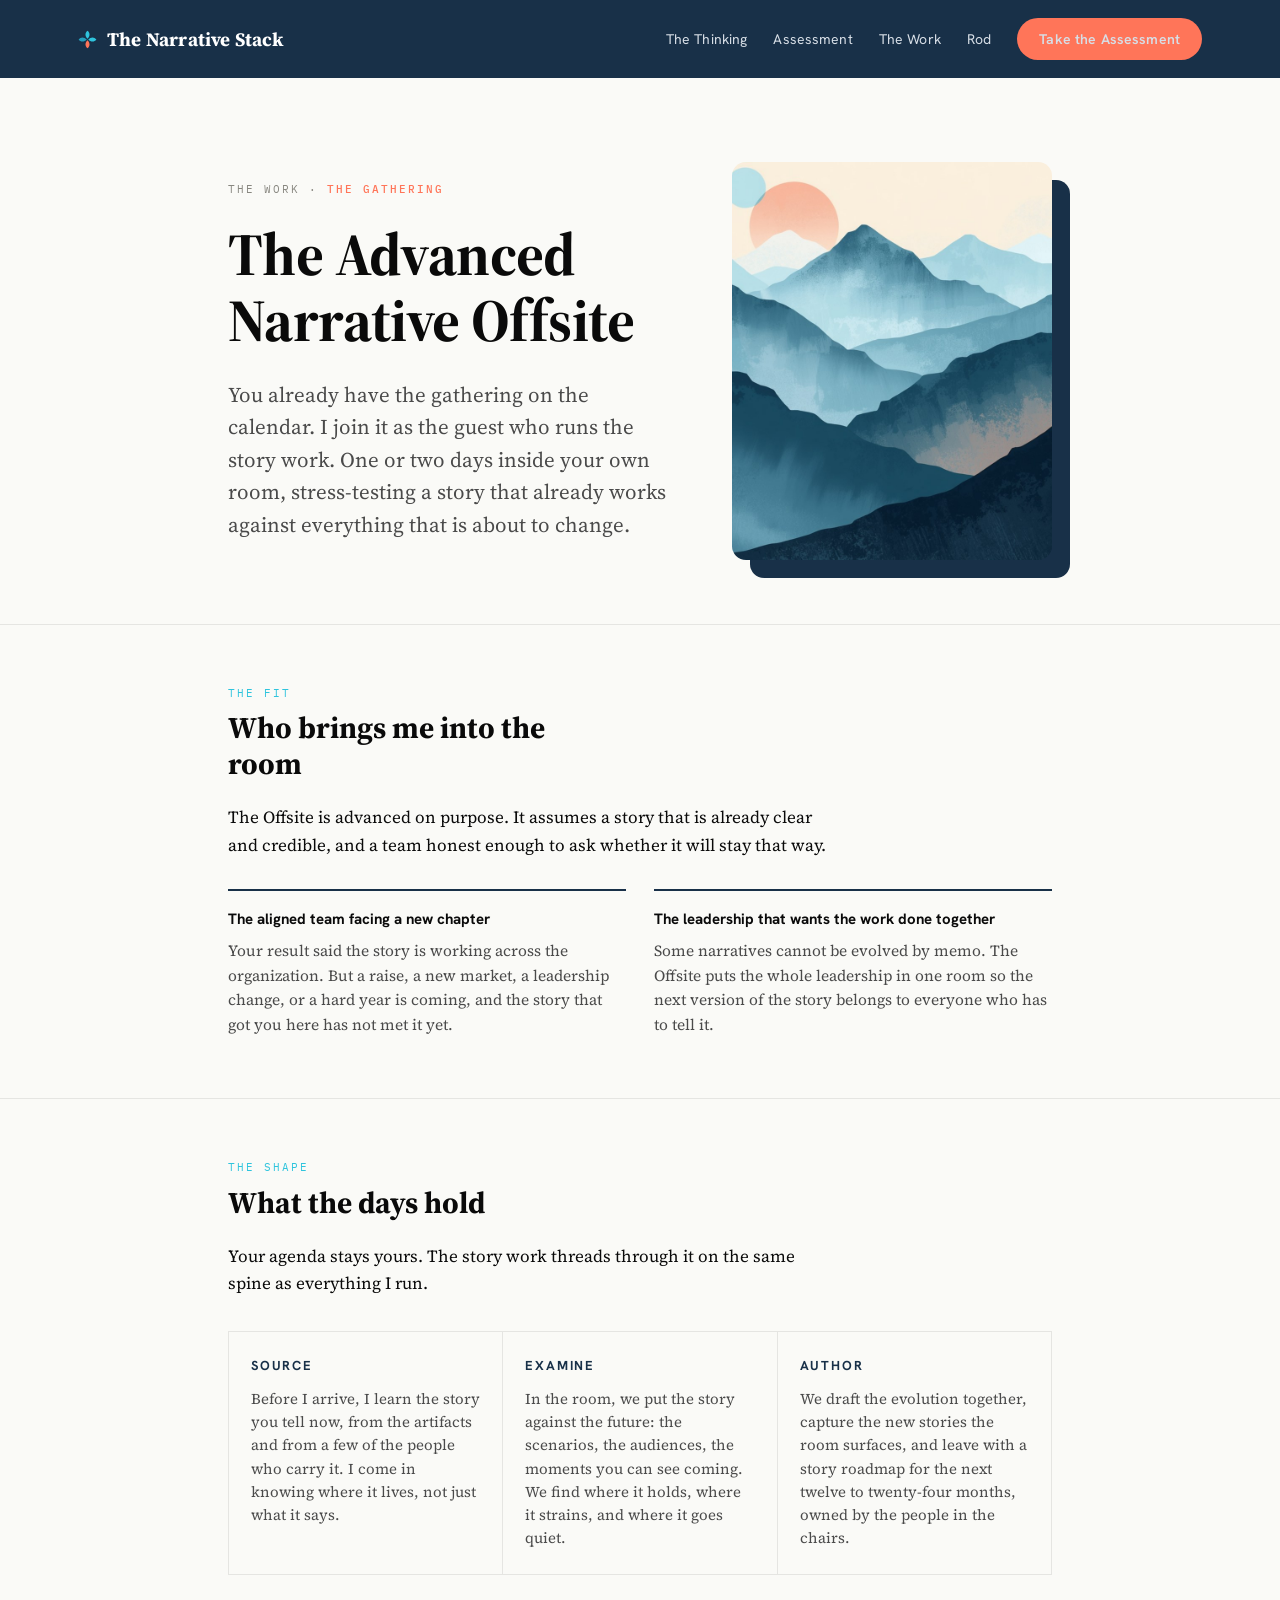
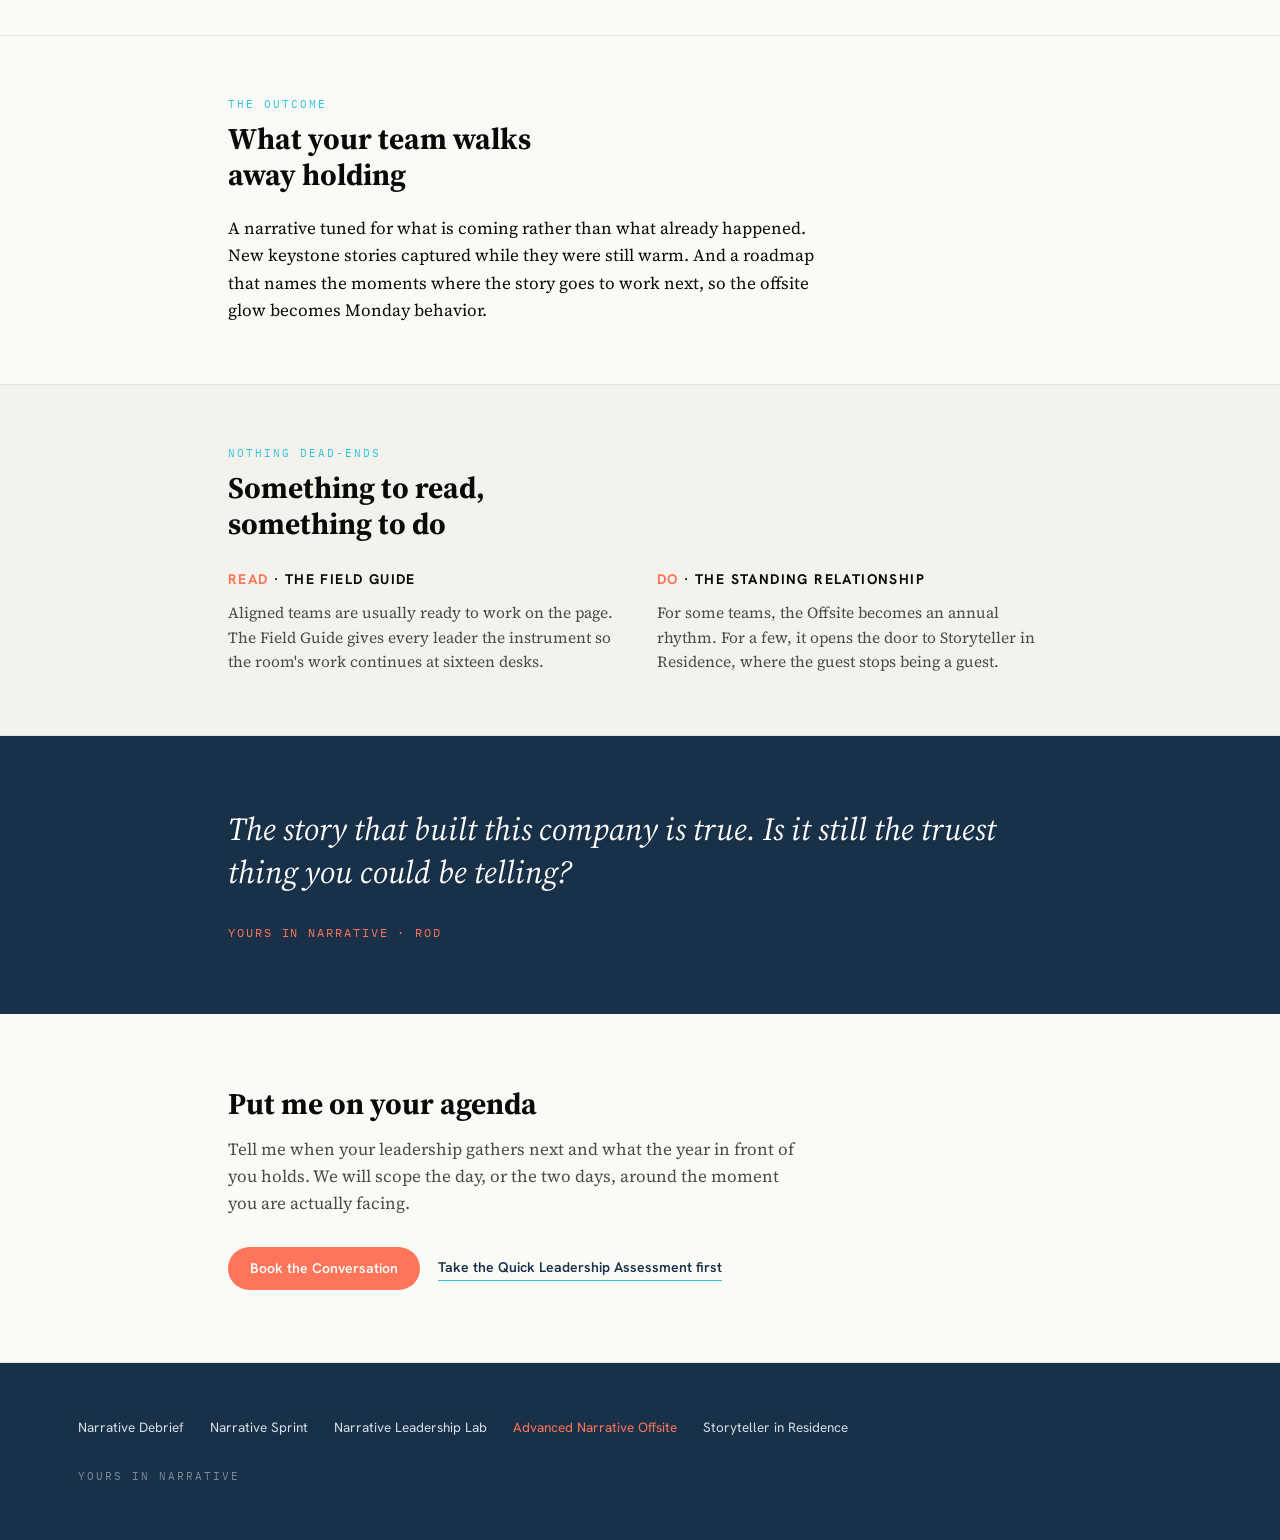
<file: site/paths/advanced-narrative-offsite.html>
<!DOCTYPE html>
<html lang="en">
<head>
<meta charset="UTF-8">
<meta name="viewport" content="width=device-width, initial-scale=1.0">
<meta name="robots" content="noindex, nofollow"><!-- Remove when a page goes public -->
<title>The Advanced Narrative Offsite · The Narrative Stack</title>
<meta name="description" content="Rod joins your own leadership gathering as the guest who runs the story work, stress-testing a strong narrative against what comes next.">
<link rel="preconnect" href="https://fonts.googleapis.com">
<link href="https://fonts.googleapis.com/css2?family=Source+Serif+4:ital,opsz,wght@0,8..60,400;0,8..60,600;0,8..60,700;1,8..60,400;1,8..60,600&family=Hanken+Grotesk:wght@400;600;700&family=IBM+Plex+Mono:wght@400;500&display=swap" rel="stylesheet">
<style>
:root{
  --ns-dark-blue:#183048; --ns-azure:#2FC4DD; --ns-coral:#FF7559;
  --ns-paper:#FAFAF7; --ns-cream:#F4F2EC; --ns-ink:#0A0A0A;
  --ns-graphite:#4A4A4A; --ns-mute:#888780; --ns-fog:#E5E5E2; --ns-mist:#E8F7FA;
  --ns-serif:'Source Serif 4',Georgia,serif;
  --ns-sans:'Hanken Grotesk',system-ui,sans-serif;
  --ns-mono:'IBM Plex Mono',monospace;
}
*{margin:0;padding:0;box-sizing:border-box}
html{scroll-behavior:smooth}
body{background:var(--ns-paper);color:var(--ns-ink);font-family:var(--ns-serif);font-size:17px;line-height:1.6}
a{color:inherit}
.wrap{max-width:880px;margin:0 auto;padding:0 28px}

/* Header */
header{background:var(--ns-dark-blue);color:#fff}
.nav{max-width:1180px;margin:0 auto;padding:18px 28px;display:flex;align-items:center;gap:28px}
.mark{font-family:var(--ns-serif);font-weight:700;font-size:19px;letter-spacing:.01em;display:flex;align-items:center;gap:10px;text-decoration:none}
.mark svg{display:block}
.nav nav{margin-left:auto;display:flex;align-items:center;gap:26px}
.nav nav a{font-family:var(--ns-sans);font-size:14px;color:#D7DEE6;text-decoration:none;letter-spacing:.01em}
.nav nav a:hover{color:#fff}
.btn{font-family:var(--ns-sans);font-size:14px;font-weight:600;background:var(--ns-coral);color:#fff;border-radius:999px;padding:10px 22px;text-decoration:none;display:inline-block}
.btn:hover{filter:brightness(1.05)}
@media(max-width:760px){.nav nav a:not(.btn){display:none}}

/* Hero */
.hero{padding:84px 0 64px;border-bottom:1px solid var(--ns-fog)}
.hero .wrap{display:grid;grid-template-columns:minmax(0,1fr) 320px;gap:56px;align-items:center}
.hero-art{position:relative}
.hero-art img{display:block;width:100%;border-radius:14px;position:relative;z-index:1}
.hero-art::before{content:"";position:absolute;inset:18px -18px -18px 18px;background:var(--ns-dark-blue);border-radius:14px}
@media(max-width:820px){.hero .wrap{grid-template-columns:1fr}.hero-art{max-width:340px}}
.hero-band{margin-top:48px;position:relative}
.hero-band img{display:block;width:100%;max-height:300px;object-fit:cover;border-radius:14px;position:relative;z-index:1}
.hero-band::before{content:"";position:absolute;inset:16px -16px -16px 16px;background:var(--ns-dark-blue);border-radius:14px}
.eyebrow{font-family:var(--ns-mono);font-size:11px;letter-spacing:.18em;text-transform:uppercase;color:var(--ns-mute);margin-bottom:22px}
.eyebrow b{color:var(--ns-coral);font-weight:500}
h1{font-family:var(--ns-serif);font-weight:700;font-size:clamp(40px,6vw,60px);line-height:1.1;letter-spacing:-.01em;max-width:14ch}
.lede{margin-top:26px;font-size:21px;line-height:1.55;color:var(--ns-graphite);max-width:34em}

/* Sections */
section{padding:60px 0;border-bottom:1px solid var(--ns-fog)}
.label{font-family:var(--ns-mono);font-size:11px;letter-spacing:.18em;text-transform:uppercase;color:var(--ns-azure);margin-bottom:8px}
h2{font-family:var(--ns-serif);font-weight:700;font-size:30px;line-height:1.2;margin-bottom:22px;max-width:22ch}
section p{max-width:36em;margin-bottom:18px}
section p:last-child{margin-bottom:0}
.spine{display:grid;grid-template-columns:1fr 1fr 1fr;gap:1px;background:var(--ns-fog);border:1px solid var(--ns-fog);margin-top:34px}
.spine div{background:var(--ns-paper);padding:24px 22px}
.spine h3{font-family:var(--ns-sans);font-weight:700;font-size:13px;letter-spacing:.14em;text-transform:uppercase;margin-bottom:10px;color:var(--ns-dark-blue)}
.spine p{font-size:15px;color:var(--ns-graphite);line-height:1.55;margin:0}
@media(max-width:680px){.spine{grid-template-columns:1fr}}

/* Fit cards */
.fit{display:grid;grid-template-columns:1fr 1fr;gap:28px;margin-top:30px}
.fit article{border-top:2px solid var(--ns-dark-blue);padding-top:16px}
.fit h3{font-family:var(--ns-sans);font-weight:700;font-size:15px;margin-bottom:8px}
.fit p{font-size:15.5px;color:var(--ns-graphite);margin:0}
@media(max-width:680px){.fit{grid-template-columns:1fr}}

/* Pull quote */
.pull{background:var(--ns-dark-blue);color:#fff}
.pull .wrap{padding-top:72px;padding-bottom:72px}
.pull p.q{font-family:var(--ns-serif);font-style:italic;font-size:clamp(24px,3.4vw,32px);line-height:1.35;max-width:24em}
.pull .sig{margin-top:28px;font-family:var(--ns-mono);font-size:12px;letter-spacing:.16em;text-transform:uppercase;color:var(--ns-coral)}

/* Anchor pairing */
.anchor{background:var(--ns-cream)}
.anchor .pairing{display:flex;gap:34px;align-items:flex-start;margin-top:26px;flex-wrap:wrap}
.anchor .read,.anchor .do{flex:1 1 280px}
.anchor h3{font-family:var(--ns-sans);font-weight:700;font-size:14px;letter-spacing:.1em;text-transform:uppercase;margin-bottom:10px}
.anchor h3 span{color:var(--ns-coral)}
.anchor p{font-size:15.5px;color:var(--ns-graphite);margin:0}

/* CTA */
.cta{text-align:left;padding:72px 0}
.cta h2{margin-bottom:14px}
.cta p{margin-bottom:30px;color:var(--ns-graphite);max-width:34em}
.cta .row{display:flex;gap:18px;align-items:center;flex-wrap:wrap}
.ghost{font-family:var(--ns-sans);font-size:14px;font-weight:600;color:var(--ns-dark-blue);text-decoration:none;border-bottom:1px solid var(--ns-azure);padding-bottom:2px}

/* Footer */
footer{background:var(--ns-dark-blue);color:#AEB9C4;font-family:var(--ns-sans);font-size:13.5px}
footer .wrap{max-width:1180px;padding-top:54px;padding-bottom:54px}
.paths{display:flex;gap:8px 26px;flex-wrap:wrap;margin-bottom:30px}
.paths a{color:#D7DEE6;text-decoration:none}
.paths a:hover{color:#fff}
.paths a.here{color:var(--ns-coral)}
footer .close{font-family:var(--ns-mono);font-size:11px;letter-spacing:.18em;text-transform:uppercase;color:#7E8B98}

/* Hub */
.hub-grid{display:grid;gap:22px;margin-top:38px}
.hub-card{border:1px solid var(--ns-fog);background:#fff;padding:30px 30px 26px;text-decoration:none;display:block;transition:border-color .15s}
.hub-card:hover{border-color:var(--ns-azure)}
.hub-card h3{font-family:var(--ns-serif);font-weight:700;font-size:24px;margin-bottom:8px}
.hub-card .tag{font-family:var(--ns-mono);font-size:10.5px;letter-spacing:.16em;text-transform:uppercase;color:var(--ns-coral);margin-bottom:12px}
.hub-card p{font-size:15.5px;color:var(--ns-graphite);max-width:46em}
.note{border:1px dashed var(--ns-mute);background:var(--ns-mist);padding:22px 24px;margin-top:46px;font-family:var(--ns-sans);font-size:13.5px;color:var(--ns-graphite)}
.note b{color:var(--ns-dark-blue)}
</style>
<script>
/* ANALYTICS-BLOCK v1 */
/* ANALYTICS (Plausible cookieless + Microsoft Clarity + CTA events). Runs only on production hostnames. */
(function(){
  var host = location.hostname;
  var MAP = {"drrodberger.com":"drrodberger.com","www.drrodberger.com":"drrodberger.com","reignlight.com":"reignlight.com","www.reignlight.com":"reignlight.com","narrativestack.ai":"narrativestack.ai","www.narrativestack.ai":"narrativestack.ai"};
  var domain = MAP[host];
  if(!domain) return; /* skip preview/localhost so stats stay clean until launch */
  /* Plausible (no cookies, no consent banner needed) */
  window.plausible = window.plausible || function(){ (window.plausible.q = window.plausible.q || []).push(arguments); };
  var ps = document.createElement('script');
  ps.defer = true; ps.setAttribute('data-domain', domain);
  ps.src = 'https://plausible.io/js/script.tagged-events.outbound-links.js';
  document.head.appendChild(ps);
  /* SPA route-change pageviews (harmless on multi-page sites) */
  try { var _ps = history.pushState; history.pushState = function(){ _ps.apply(this, arguments); window.plausible('pageview'); }; window.addEventListener('popstate', function(){ window.plausible('pageview'); }); } catch(e){}
  /* Microsoft Clarity (heatmaps + session replay) */
  var CID = "xpzadchidz";
  if (CID && CID.slice(0,2) !== "__") {
    (function(c,l,a,r,i,t,y){c[a]=c[a]||function(){(c[a].q=c[a].q||[]).push(arguments)};t=l.createElement(r);t.async=1;t.src="https://www.clarity.ms/tag/"+i;y=l.getElementsByTagName(r)[0];y.parentNode.insertBefore(t,y);})(window,document,"clarity","script",CID);
  }
  /* Named CTA events -> "buttons engaged" */
  function track(name, props){ try{ window.plausible && window.plausible(name, props?{props:props}:undefined);}catch(e){} try{ window.clarity && window.clarity("event", name);}catch(e){} }
  document.addEventListener("click", function(e){
    var a = e.target.closest ? e.target.closest("a,button") : null; if(!a) return;
    var href = (a.getAttribute && (a.getAttribute("href")||"")) || "";
    var txt = (a.textContent||"").trim().toLowerCase(); var s = (href+" "+txt).toLowerCase();
    var name = null;
    if(/calendly\.com|book a conversation|book the conversation|check a date/.test(s)) name="Book Conversation";
    else if(/quick-check|#assessment|take the assessment|quick leadership assessment/.test(s)) name="Take Assessment";
    else if(/mailto:[^"]*(storystack|launch)|notify me|get notified/.test(s)) name="Notify StoryStack";
    else if(/amazon\.|wiley\.|bookshop\.|order the book|buy the book/.test(s)) name="Order Book";
    else if(/#apply|start the application|apply below|ghostwrit/.test(s)) name="Ghostwriting Apply";
    else if(/field-guide/.test(s)) name="Field Guide";
    else if(/reignlight/.test(s)) name="Go: ReignLight";
    else if(/narrativestack/.test(s)) name="Go: NarrativeStack";
    else if(/drrodberger/.test(s)) name="Go: DrRodBerger";
    else if(/youtube\.com|youtu\.be|apple\.com\/.*podcast|spotify/.test(s)) name="Media Play";
    if(name) track(name);
  }, true);
})();
/* /ANALYTICS-BLOCK */
</script>

</head>
<body>
<header>
  <div class="nav">
    <a class="mark" href="https://narrativestack.ai" style="color:#fff"><svg width="19" height="19" viewBox="0 0 24 24" fill="none">
<path d="M12 11 C8.6 7.8, 8.6 3.4, 12 0.8 C15.4 3.4, 15.4 7.8, 12 11 Z" fill="#2FC4DD"/>
<path d="M11 12 C7.8 8.6, 3.4 8.6, 0.8 12 C3.4 15.4, 7.8 15.4, 11 12 Z" fill="#249EBD"/>
<path d="M13 12 C16.2 8.6, 20.6 8.6, 23.2 12 C20.6 15.4, 16.2 15.4, 13 12 Z" fill="#2FC4DD"/>
<path d="M12 13 C8.6 16.2, 8.6 20.6, 12 23.2 C15.4 20.6, 15.4 16.2, 12 13 Z" fill="#FF7559"/>
</svg> The Narrative Stack</a>
    <nav>
      <a href="https://narrativestack.ai/#thinking">The Thinking</a>
      <a href="https://narrativestack.ai/#assessment">Assessment</a>
      <a href="https://narrativestack.ai/#work">The Work</a>
      <a href="https://narrativestack.ai/#rod">Rod</a>
      <a class="btn" href="https://narrativestack.ai/#assessment">Take the Assessment</a>
    </nav>
  </div>
</header>

<main>
  <div class="hero"><div class="wrap">
    <div>
      <div class="eyebrow">THE WORK · <b>THE GATHERING</b></div>
      <h1>The Advanced Narrative Offsite</h1>
      <p class="lede">You already have the gathering on the calendar. I join it as the guest who runs the story work. One or two days inside your own room, stress-testing a story that already works against everything that is about to change.</p>
    </div>
    <div class="hero-art"><img src="assets/offsite-mountains.jpg" alt="Mountain ridgelines under a rising sun"></div>
  </div></div>

  <section><div class="wrap">
    <div class="label">The Fit</div>
    <h2>Who brings me into the room</h2>
    <p>The Offsite is advanced on purpose. It assumes a story that is already clear and credible, and a team honest enough to ask whether it will stay that way.</p>
    <div class="fit">
      <article><h3>The aligned team facing a new chapter</h3><p>Your result said the story is working across the organization. But a raise, a new market, a leadership change, or a hard year is coming, and the story that got you here has not met it yet.</p></article>
      <article><h3>The leadership that wants the work done together</h3><p>Some narratives cannot be evolved by memo. The Offsite puts the whole leadership in one room so the next version of the story belongs to everyone who has to tell it.</p></article>
    </div>
  </div></section>

  <section><div class="wrap">
    <div class="label">The Shape</div>
    <h2>What the days hold</h2>
    <p>Your agenda stays yours. The story work threads through it on the same spine as everything I run.</p>
    <div class="spine">
      <div><h3>Source</h3><p>Before I arrive, I learn the story you tell now, from the artifacts and from a few of the people who carry it. I come in knowing where it lives, not just what it says.</p></div>
      <div><h3>Examine</h3><p>In the room, we put the story against the future: the scenarios, the audiences, the moments you can see coming. We find where it holds, where it strains, and where it goes quiet.</p></div>
      <div><h3>Author</h3><p>We draft the evolution together, capture the new stories the room surfaces, and leave with a story roadmap for the next twelve to twenty-four months, owned by the people in the chairs.</p></div>
    </div>
  </div></section>

  <section><div class="wrap">
    <div class="label">The Outcome</div>
    <h2>What your team walks away holding</h2>
    <p>A narrative tuned for what is coming rather than what already happened. New keystone stories captured while they were still warm. And a roadmap that names the moments where the story goes to work next, so the offsite glow becomes Monday behavior.</p>
  </div></section>

  <section class="anchor"><div class="wrap">
    <div class="label">Nothing Dead-Ends</div>
    <h2>Something to read, something to do</h2>
    <div class="pairing">
      <div class="read"><h3><span>Read</span> · The Field Guide</h3><p>Aligned teams are usually ready to work on the page. The Field Guide gives every leader the instrument so the room's work continues at sixteen desks.</p></div>
      <div class="do"><h3><span>Do</span> · The standing relationship</h3><p>For some teams, the Offsite becomes an annual rhythm. For a few, it opens the door to Storyteller in Residence, where the guest stops being a guest.</p></div>
    </div>
  </div></section>

  <div class="pull"><div class="wrap">
    <p class="q">The story that built this company is true. Is it still the truest thing you could be telling?</p>
    <div class="sig">Yours in Narrative · Rod</div>
  </div></div>

  <section class="cta"><div class="wrap">
    <h2>Put me on your agenda</h2>
    <p>Tell me when your leadership gathers next and what the year in front of you holds. We will scope the day, or the two days, around the moment you are actually facing.</p>
    <div class="row">
      <a class="btn" id="book-cta" href="https://calendly.com/rod-drrodberger/30min?utm_source=narrativestack&utm_campaign=engagement-paths&utm_content=offsite">Book the Conversation</a>
      <a class="ghost" href="https://narrativestack.ai/#assessment">Take the Quick Leadership Assessment first</a>
    </div>
  </div></section>
</main>

<footer>
  <div class="wrap">
    <div class="paths">
      <a href="narrative-debrief.html">Narrative Debrief</a>
      <a href="narrative-sprint.html">Narrative Sprint</a>
      <a href="narrative-leadership-lab.html">Narrative Leadership Lab</a>
      <a href="advanced-narrative-offsite.html" class="here">Advanced Narrative Offsite</a>
      <a href="storyteller-in-residence.html">Storyteller in Residence</a>
    </div>
    <div class="close">Yours in Narrative</div>
  </div>
</footer>
<script>
/* Forward zone/intent/email from the result-email link into the Calendly booking, so it prefills. Harmless if absent. */
(function(){var p=new URLSearchParams(location.search),a=document.getElementById('book-cta');if(!a)return;var u=new URL(a.href);if(p.get('email'))u.searchParams.set('email',p.get('email'));if(p.get('name'))u.searchParams.set('name',p.get('name'));if(p.get('zone'))u.searchParams.set('utm_term',p.get('zone'));if(p.get('intent'))u.searchParams.set('utm_medium',p.get('intent'));a.href=u.toString();})();
</script>
</body>
</html>
</file>
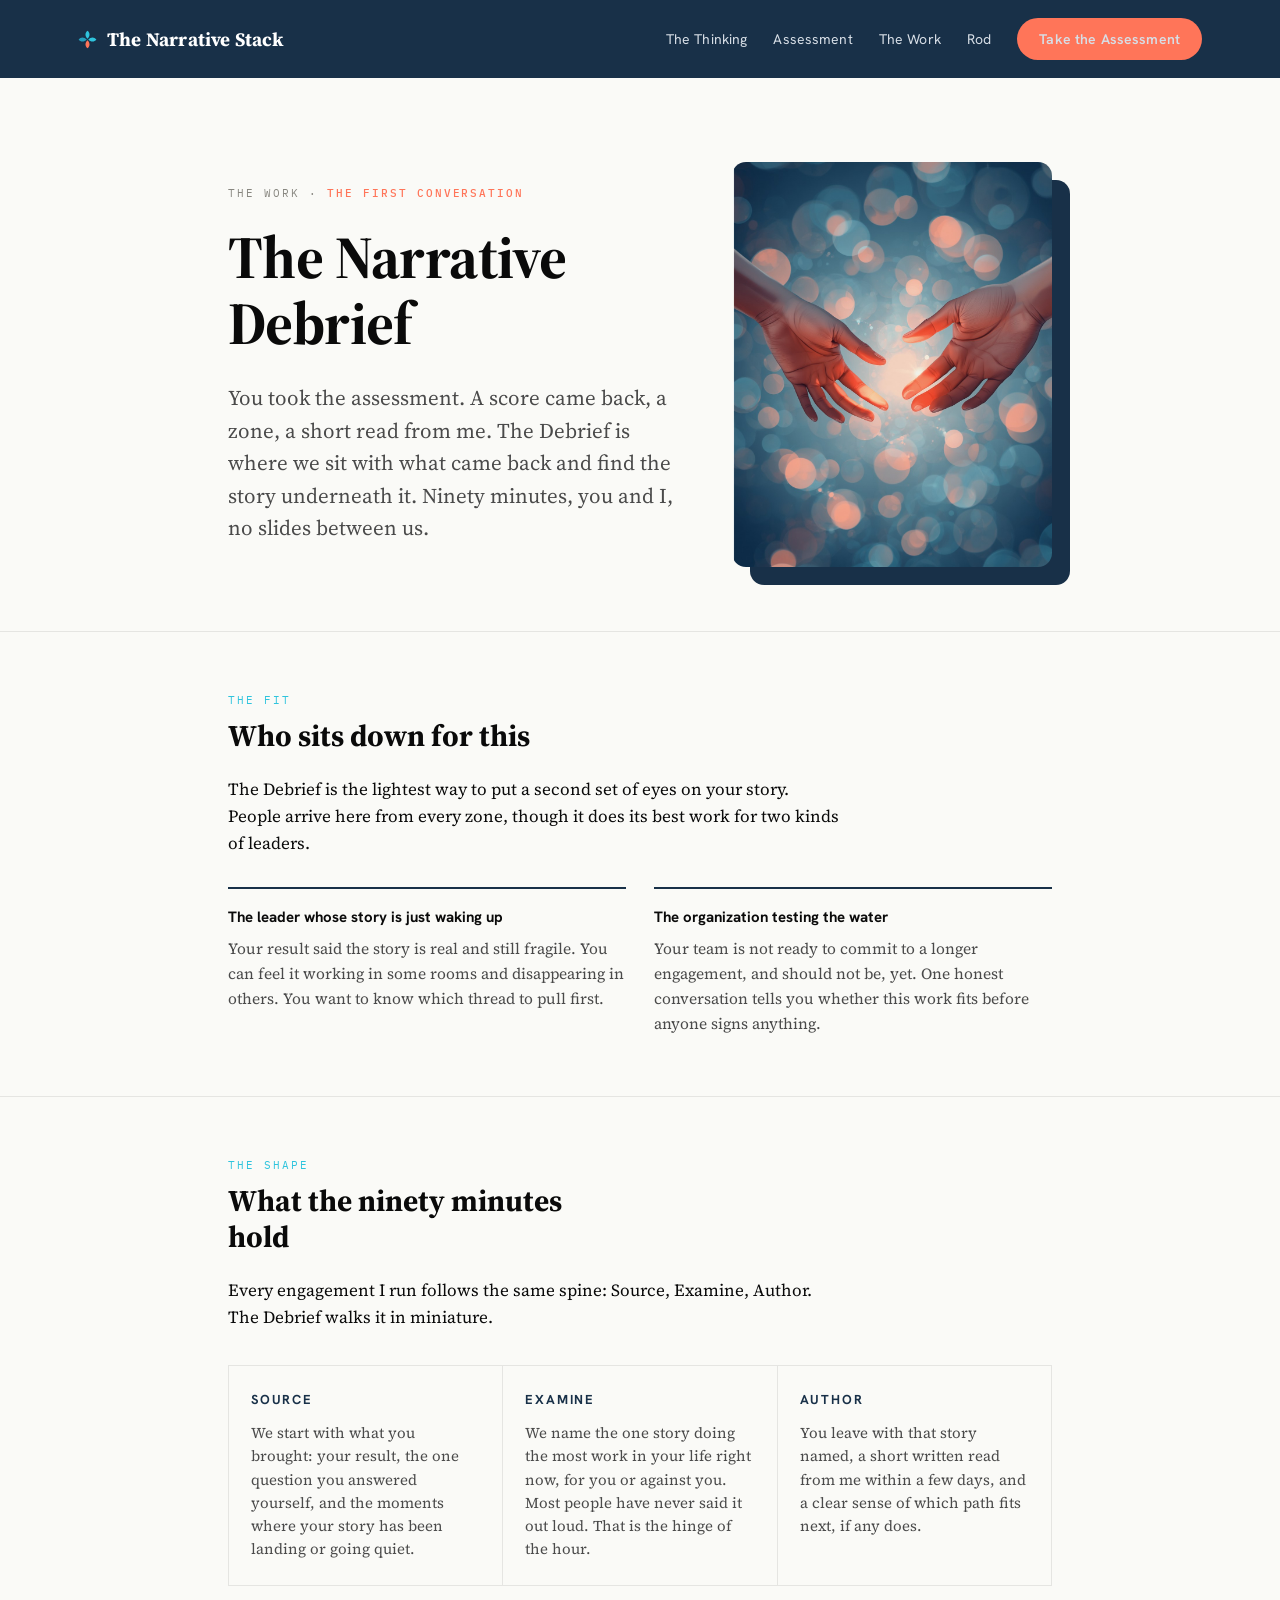
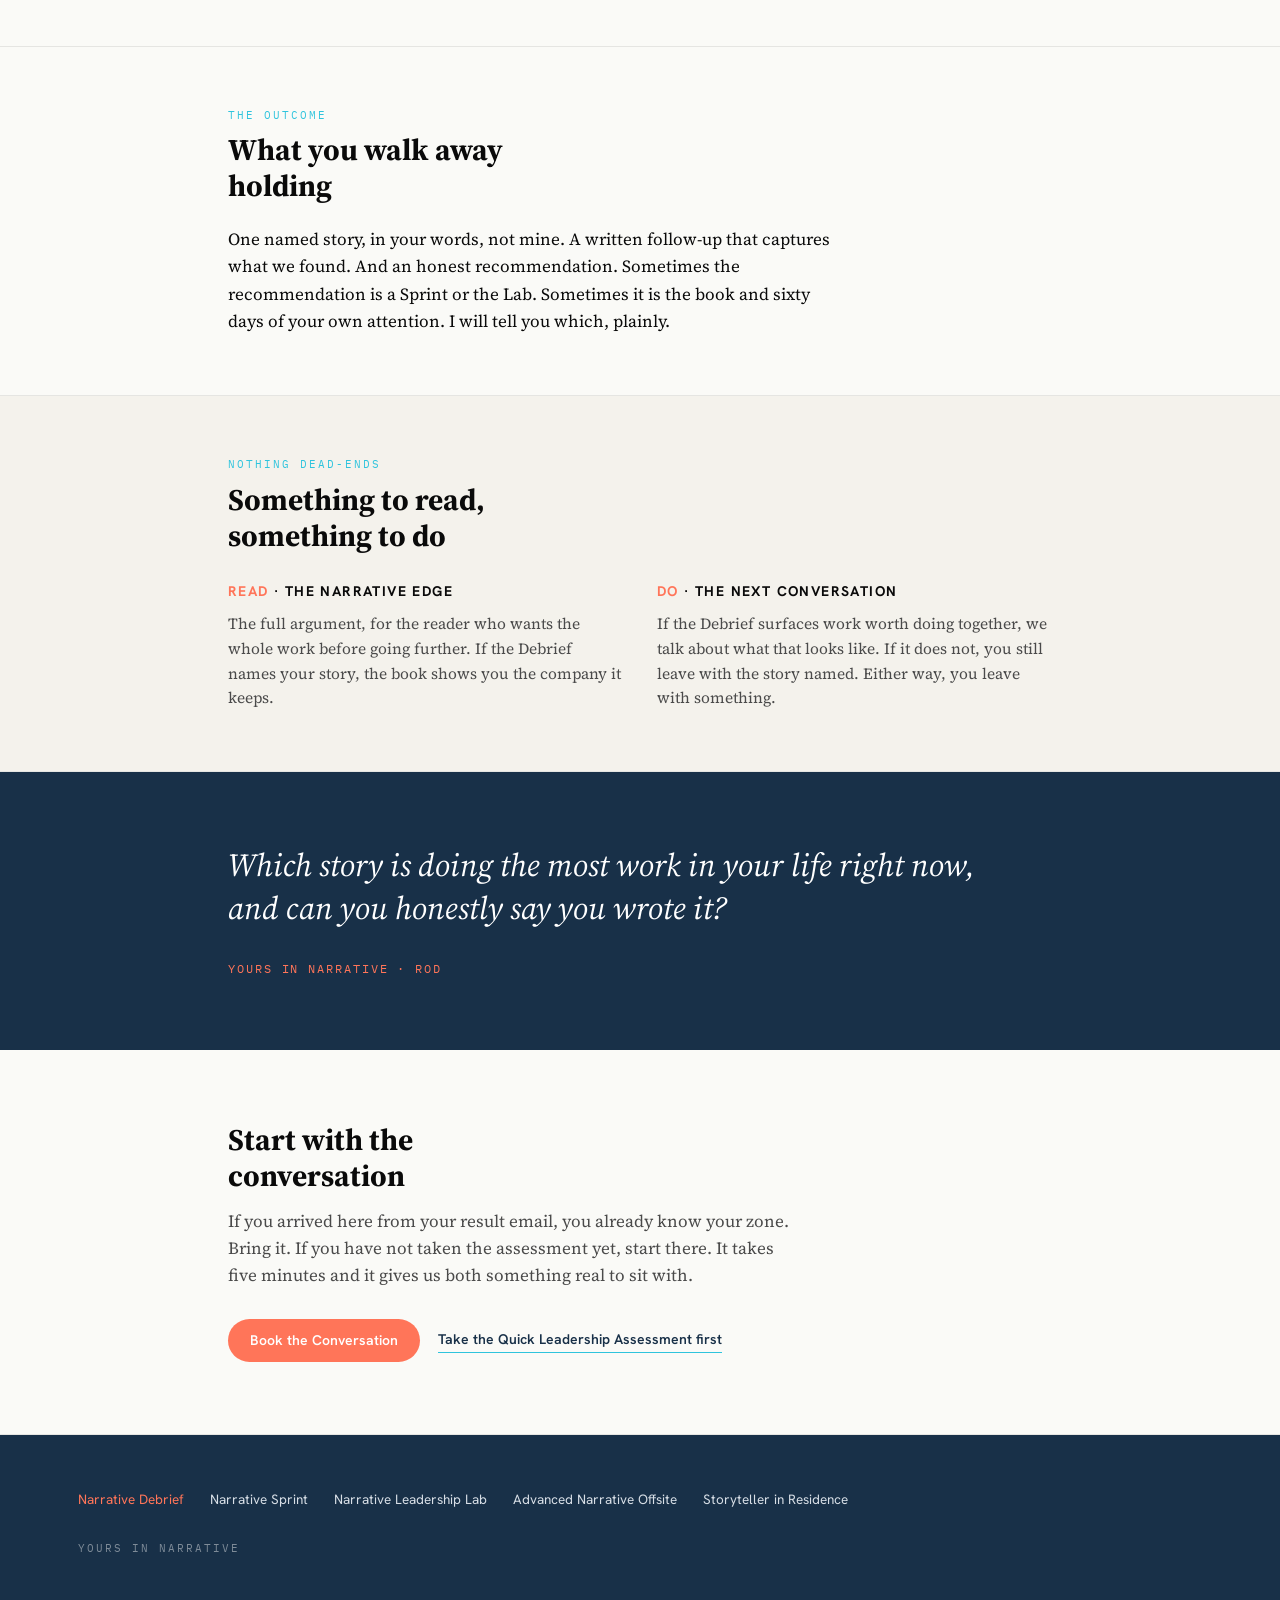
<file: site/paths/narrative-debrief.html>
<!DOCTYPE html>
<html lang="en">
<head>
<meta charset="UTF-8">
<meta name="viewport" content="width=device-width, initial-scale=1.0">
<meta name="robots" content="noindex, nofollow"><!-- Remove when a page goes public -->
<title>The Narrative Debrief · The Narrative Stack</title>
<meta name="description" content="A focused conversation about your assessment result, where we name the one story doing the most work, for you or against you.">
<link rel="preconnect" href="https://fonts.googleapis.com">
<link href="https://fonts.googleapis.com/css2?family=Source+Serif+4:ital,opsz,wght@0,8..60,400;0,8..60,600;0,8..60,700;1,8..60,400;1,8..60,600&family=Hanken+Grotesk:wght@400;600;700&family=IBM+Plex+Mono:wght@400;500&display=swap" rel="stylesheet">
<style>
:root{
  --ns-dark-blue:#183048; --ns-azure:#2FC4DD; --ns-coral:#FF7559;
  --ns-paper:#FAFAF7; --ns-cream:#F4F2EC; --ns-ink:#0A0A0A;
  --ns-graphite:#4A4A4A; --ns-mute:#888780; --ns-fog:#E5E5E2; --ns-mist:#E8F7FA;
  --ns-serif:'Source Serif 4',Georgia,serif;
  --ns-sans:'Hanken Grotesk',system-ui,sans-serif;
  --ns-mono:'IBM Plex Mono',monospace;
}
*{margin:0;padding:0;box-sizing:border-box}
html{scroll-behavior:smooth}
body{background:var(--ns-paper);color:var(--ns-ink);font-family:var(--ns-serif);font-size:17px;line-height:1.6}
a{color:inherit}
.wrap{max-width:880px;margin:0 auto;padding:0 28px}

/* Header */
header{background:var(--ns-dark-blue);color:#fff}
.nav{max-width:1180px;margin:0 auto;padding:18px 28px;display:flex;align-items:center;gap:28px}
.mark{font-family:var(--ns-serif);font-weight:700;font-size:19px;letter-spacing:.01em;display:flex;align-items:center;gap:10px;text-decoration:none}
.mark svg{display:block}
.nav nav{margin-left:auto;display:flex;align-items:center;gap:26px}
.nav nav a{font-family:var(--ns-sans);font-size:14px;color:#D7DEE6;text-decoration:none;letter-spacing:.01em}
.nav nav a:hover{color:#fff}
.btn{font-family:var(--ns-sans);font-size:14px;font-weight:600;background:var(--ns-coral);color:#fff;border-radius:999px;padding:10px 22px;text-decoration:none;display:inline-block}
.btn:hover{filter:brightness(1.05)}
@media(max-width:760px){.nav nav a:not(.btn){display:none}}

/* Hero */
.hero{padding:84px 0 64px;border-bottom:1px solid var(--ns-fog)}
.hero .wrap{display:grid;grid-template-columns:minmax(0,1fr) 320px;gap:56px;align-items:center}
.hero-art{position:relative}
.hero-art img{display:block;width:100%;border-radius:14px;position:relative;z-index:1}
.hero-art::before{content:"";position:absolute;inset:18px -18px -18px 18px;background:var(--ns-dark-blue);border-radius:14px}
@media(max-width:820px){.hero .wrap{grid-template-columns:1fr}.hero-art{max-width:340px}}
.hero-band{margin-top:48px;position:relative}
.hero-band img{display:block;width:100%;max-height:300px;object-fit:cover;border-radius:14px;position:relative;z-index:1}
.hero-band::before{content:"";position:absolute;inset:16px -16px -16px 16px;background:var(--ns-dark-blue);border-radius:14px}
.eyebrow{font-family:var(--ns-mono);font-size:11px;letter-spacing:.18em;text-transform:uppercase;color:var(--ns-mute);margin-bottom:22px}
.eyebrow b{color:var(--ns-coral);font-weight:500}
h1{font-family:var(--ns-serif);font-weight:700;font-size:clamp(40px,6vw,60px);line-height:1.1;letter-spacing:-.01em;max-width:14ch}
.lede{margin-top:26px;font-size:21px;line-height:1.55;color:var(--ns-graphite);max-width:34em}

/* Sections */
section{padding:60px 0;border-bottom:1px solid var(--ns-fog)}
.label{font-family:var(--ns-mono);font-size:11px;letter-spacing:.18em;text-transform:uppercase;color:var(--ns-azure);margin-bottom:8px}
h2{font-family:var(--ns-serif);font-weight:700;font-size:30px;line-height:1.2;margin-bottom:22px;max-width:22ch}
section p{max-width:36em;margin-bottom:18px}
section p:last-child{margin-bottom:0}
.spine{display:grid;grid-template-columns:1fr 1fr 1fr;gap:1px;background:var(--ns-fog);border:1px solid var(--ns-fog);margin-top:34px}
.spine div{background:var(--ns-paper);padding:24px 22px}
.spine h3{font-family:var(--ns-sans);font-weight:700;font-size:13px;letter-spacing:.14em;text-transform:uppercase;margin-bottom:10px;color:var(--ns-dark-blue)}
.spine p{font-size:15px;color:var(--ns-graphite);line-height:1.55;margin:0}
@media(max-width:680px){.spine{grid-template-columns:1fr}}

/* Fit cards */
.fit{display:grid;grid-template-columns:1fr 1fr;gap:28px;margin-top:30px}
.fit article{border-top:2px solid var(--ns-dark-blue);padding-top:16px}
.fit h3{font-family:var(--ns-sans);font-weight:700;font-size:15px;margin-bottom:8px}
.fit p{font-size:15.5px;color:var(--ns-graphite);margin:0}
@media(max-width:680px){.fit{grid-template-columns:1fr}}

/* Pull quote */
.pull{background:var(--ns-dark-blue);color:#fff}
.pull .wrap{padding-top:72px;padding-bottom:72px}
.pull p.q{font-family:var(--ns-serif);font-style:italic;font-size:clamp(24px,3.4vw,32px);line-height:1.35;max-width:24em}
.pull .sig{margin-top:28px;font-family:var(--ns-mono);font-size:12px;letter-spacing:.16em;text-transform:uppercase;color:var(--ns-coral)}

/* Anchor pairing */
.anchor{background:var(--ns-cream)}
.anchor .pairing{display:flex;gap:34px;align-items:flex-start;margin-top:26px;flex-wrap:wrap}
.anchor .read,.anchor .do{flex:1 1 280px}
.anchor h3{font-family:var(--ns-sans);font-weight:700;font-size:14px;letter-spacing:.1em;text-transform:uppercase;margin-bottom:10px}
.anchor h3 span{color:var(--ns-coral)}
.anchor p{font-size:15.5px;color:var(--ns-graphite);margin:0}

/* CTA */
.cta{text-align:left;padding:72px 0}
.cta h2{margin-bottom:14px}
.cta p{margin-bottom:30px;color:var(--ns-graphite);max-width:34em}
.cta .row{display:flex;gap:18px;align-items:center;flex-wrap:wrap}
.ghost{font-family:var(--ns-sans);font-size:14px;font-weight:600;color:var(--ns-dark-blue);text-decoration:none;border-bottom:1px solid var(--ns-azure);padding-bottom:2px}

/* Footer */
footer{background:var(--ns-dark-blue);color:#AEB9C4;font-family:var(--ns-sans);font-size:13.5px}
footer .wrap{max-width:1180px;padding-top:54px;padding-bottom:54px}
.paths{display:flex;gap:8px 26px;flex-wrap:wrap;margin-bottom:30px}
.paths a{color:#D7DEE6;text-decoration:none}
.paths a:hover{color:#fff}
.paths a.here{color:var(--ns-coral)}
footer .close{font-family:var(--ns-mono);font-size:11px;letter-spacing:.18em;text-transform:uppercase;color:#7E8B98}

/* Hub */
.hub-grid{display:grid;gap:22px;margin-top:38px}
.hub-card{border:1px solid var(--ns-fog);background:#fff;padding:30px 30px 26px;text-decoration:none;display:block;transition:border-color .15s}
.hub-card:hover{border-color:var(--ns-azure)}
.hub-card h3{font-family:var(--ns-serif);font-weight:700;font-size:24px;margin-bottom:8px}
.hub-card .tag{font-family:var(--ns-mono);font-size:10.5px;letter-spacing:.16em;text-transform:uppercase;color:var(--ns-coral);margin-bottom:12px}
.hub-card p{font-size:15.5px;color:var(--ns-graphite);max-width:46em}
.note{border:1px dashed var(--ns-mute);background:var(--ns-mist);padding:22px 24px;margin-top:46px;font-family:var(--ns-sans);font-size:13.5px;color:var(--ns-graphite)}
.note b{color:var(--ns-dark-blue)}
</style>
<script>
/* ANALYTICS-BLOCK v1 */
/* ANALYTICS (Plausible cookieless + Microsoft Clarity + CTA events). Runs only on production hostnames. */
(function(){
  var host = location.hostname;
  var MAP = {"drrodberger.com":"drrodberger.com","www.drrodberger.com":"drrodberger.com","reignlight.com":"reignlight.com","www.reignlight.com":"reignlight.com","narrativestack.ai":"narrativestack.ai","www.narrativestack.ai":"narrativestack.ai"};
  var domain = MAP[host];
  if(!domain) return; /* skip preview/localhost so stats stay clean until launch */
  /* Plausible (no cookies, no consent banner needed) */
  window.plausible = window.plausible || function(){ (window.plausible.q = window.plausible.q || []).push(arguments); };
  var ps = document.createElement('script');
  ps.defer = true; ps.setAttribute('data-domain', domain);
  ps.src = 'https://plausible.io/js/script.tagged-events.outbound-links.js';
  document.head.appendChild(ps);
  /* SPA route-change pageviews (harmless on multi-page sites) */
  try { var _ps = history.pushState; history.pushState = function(){ _ps.apply(this, arguments); window.plausible('pageview'); }; window.addEventListener('popstate', function(){ window.plausible('pageview'); }); } catch(e){}
  /* Microsoft Clarity (heatmaps + session replay) */
  var CID = "xpzadchidz";
  if (CID && CID.slice(0,2) !== "__") {
    (function(c,l,a,r,i,t,y){c[a]=c[a]||function(){(c[a].q=c[a].q||[]).push(arguments)};t=l.createElement(r);t.async=1;t.src="https://www.clarity.ms/tag/"+i;y=l.getElementsByTagName(r)[0];y.parentNode.insertBefore(t,y);})(window,document,"clarity","script",CID);
  }
  /* Named CTA events -> "buttons engaged" */
  function track(name, props){ try{ window.plausible && window.plausible(name, props?{props:props}:undefined);}catch(e){} try{ window.clarity && window.clarity("event", name);}catch(e){} }
  document.addEventListener("click", function(e){
    var a = e.target.closest ? e.target.closest("a,button") : null; if(!a) return;
    var href = (a.getAttribute && (a.getAttribute("href")||"")) || "";
    var txt = (a.textContent||"").trim().toLowerCase(); var s = (href+" "+txt).toLowerCase();
    var name = null;
    if(/calendly\.com|book a conversation|book the conversation|check a date/.test(s)) name="Book Conversation";
    else if(/quick-check|#assessment|take the assessment|quick leadership assessment/.test(s)) name="Take Assessment";
    else if(/mailto:[^"]*(storystack|launch)|notify me|get notified/.test(s)) name="Notify StoryStack";
    else if(/amazon\.|wiley\.|bookshop\.|order the book|buy the book/.test(s)) name="Order Book";
    else if(/#apply|start the application|apply below|ghostwrit/.test(s)) name="Ghostwriting Apply";
    else if(/field-guide/.test(s)) name="Field Guide";
    else if(/reignlight/.test(s)) name="Go: ReignLight";
    else if(/narrativestack/.test(s)) name="Go: NarrativeStack";
    else if(/drrodberger/.test(s)) name="Go: DrRodBerger";
    else if(/youtube\.com|youtu\.be|apple\.com\/.*podcast|spotify/.test(s)) name="Media Play";
    if(name) track(name);
  }, true);
})();
/* /ANALYTICS-BLOCK */
</script>

</head>
<body>
<header>
  <div class="nav">
    <a class="mark" href="https://narrativestack.ai" style="color:#fff"><svg width="19" height="19" viewBox="0 0 24 24" fill="none">
<path d="M12 11 C8.6 7.8, 8.6 3.4, 12 0.8 C15.4 3.4, 15.4 7.8, 12 11 Z" fill="#2FC4DD"/>
<path d="M11 12 C7.8 8.6, 3.4 8.6, 0.8 12 C3.4 15.4, 7.8 15.4, 11 12 Z" fill="#249EBD"/>
<path d="M13 12 C16.2 8.6, 20.6 8.6, 23.2 12 C20.6 15.4, 16.2 15.4, 13 12 Z" fill="#2FC4DD"/>
<path d="M12 13 C8.6 16.2, 8.6 20.6, 12 23.2 C15.4 20.6, 15.4 16.2, 12 13 Z" fill="#FF7559"/>
</svg> The Narrative Stack</a>
    <nav>
      <a href="https://narrativestack.ai/#thinking">The Thinking</a>
      <a href="https://narrativestack.ai/#assessment">Assessment</a>
      <a href="https://narrativestack.ai/#work">The Work</a>
      <a href="https://narrativestack.ai/#rod">Rod</a>
      <a class="btn" href="https://narrativestack.ai/#assessment">Take the Assessment</a>
    </nav>
  </div>
</header>

<main>
  <div class="hero"><div class="wrap">
    <div>
      <div class="eyebrow">THE WORK · <b>THE FIRST CONVERSATION</b></div>
      <h1>The Narrative Debrief</h1>
      <p class="lede">You took the assessment. A score came back, a zone, a short read from me. The Debrief is where we sit with what came back and find the story underneath it. Ninety minutes, you and I, no slides between us.</p>
    </div>
    <div class="hero-art"><img src="assets/debrief-hands.jpg" alt="Two hands reaching toward a shared light"></div>
  </div></div>

  <section><div class="wrap">
    <div class="label">The Fit</div>
    <h2>Who sits down for this</h2>
    <p>The Debrief is the lightest way to put a second set of eyes on your story. People arrive here from every zone, though it does its best work for two kinds of leaders.</p>
    <div class="fit">
      <article><h3>The leader whose story is just waking up</h3><p>Your result said the story is real and still fragile. You can feel it working in some rooms and disappearing in others. You want to know which thread to pull first.</p></article>
      <article><h3>The organization testing the water</h3><p>Your team is not ready to commit to a longer engagement, and should not be, yet. One honest conversation tells you whether this work fits before anyone signs anything.</p></article>
    </div>
  </div></section>

  <section><div class="wrap">
    <div class="label">The Shape</div>
    <h2>What the ninety minutes hold</h2>
    <p>Every engagement I run follows the same spine: Source, Examine, Author. The Debrief walks it in miniature.</p>
    <div class="spine">
      <div><h3>Source</h3><p>We start with what you brought: your result, the one question you answered yourself, and the moments where your story has been landing or going quiet.</p></div>
      <div><h3>Examine</h3><p>We name the one story doing the most work in your life right now, for you or against you. Most people have never said it out loud. That is the hinge of the hour.</p></div>
      <div><h3>Author</h3><p>You leave with that story named, a short written read from me within a few days, and a clear sense of which path fits next, if any does.</p></div>
    </div>
  </div></section>

  <section><div class="wrap">
    <div class="label">The Outcome</div>
    <h2>What you walk away holding</h2>
    <p>One named story, in your words, not mine. A written follow-up that captures what we found. And an honest recommendation. Sometimes the recommendation is a Sprint or the Lab. Sometimes it is the book and sixty days of your own attention. I will tell you which, plainly.</p>
  </div></section>

  <section class="anchor"><div class="wrap">
    <div class="label">Nothing Dead-Ends</div>
    <h2>Something to read, something to do</h2>
    <div class="pairing">
      <div class="read"><h3><span>Read</span> · The Narrative Edge</h3><p>The full argument, for the reader who wants the whole work before going further. If the Debrief names your story, the book shows you the company it keeps.</p></div>
      <div class="do"><h3><span>Do</span> · The next conversation</h3><p>If the Debrief surfaces work worth doing together, we talk about what that looks like. If it does not, you still leave with the story named. Either way, you leave with something.</p></div>
    </div>
  </div></section>

  <div class="pull"><div class="wrap">
    <p class="q">Which story is doing the most work in your life right now, and can you honestly say you wrote it?</p>
    <div class="sig">Yours in Narrative · Rod</div>
  </div></div>

  <section class="cta"><div class="wrap">
    <h2>Start with the conversation</h2>
    <p>If you arrived here from your result email, you already know your zone. Bring it. If you have not taken the assessment yet, start there. It takes five minutes and it gives us both something real to sit with.</p>
    <div class="row">
      <a class="btn" id="book-cta" href="https://calendly.com/rod-drrodberger/30min?utm_source=narrativestack&utm_campaign=engagement-paths&utm_content=debrief">Book the Conversation</a>
      <a class="ghost" href="https://narrativestack.ai/#assessment">Take the Quick Leadership Assessment first</a>
    </div>
  </div></section>
</main>

<footer>
  <div class="wrap">
    <div class="paths">
      <a href="narrative-debrief.html" class="here">Narrative Debrief</a>
      <a href="narrative-sprint.html">Narrative Sprint</a>
      <a href="narrative-leadership-lab.html">Narrative Leadership Lab</a>
      <a href="advanced-narrative-offsite.html">Advanced Narrative Offsite</a>
      <a href="storyteller-in-residence.html">Storyteller in Residence</a>
    </div>
    <div class="close">Yours in Narrative</div>
  </div>
</footer>
<script>
/* Forward zone/intent/email from the result-email link into the Calendly booking, so it prefills. Harmless if absent. */
(function(){var p=new URLSearchParams(location.search),a=document.getElementById('book-cta');if(!a)return;var u=new URL(a.href);if(p.get('email'))u.searchParams.set('email',p.get('email'));if(p.get('name'))u.searchParams.set('name',p.get('name'));if(p.get('zone'))u.searchParams.set('utm_term',p.get('zone'));if(p.get('intent'))u.searchParams.set('utm_medium',p.get('intent'));a.href=u.toString();})();
</script>
</body>
</html>
</file>
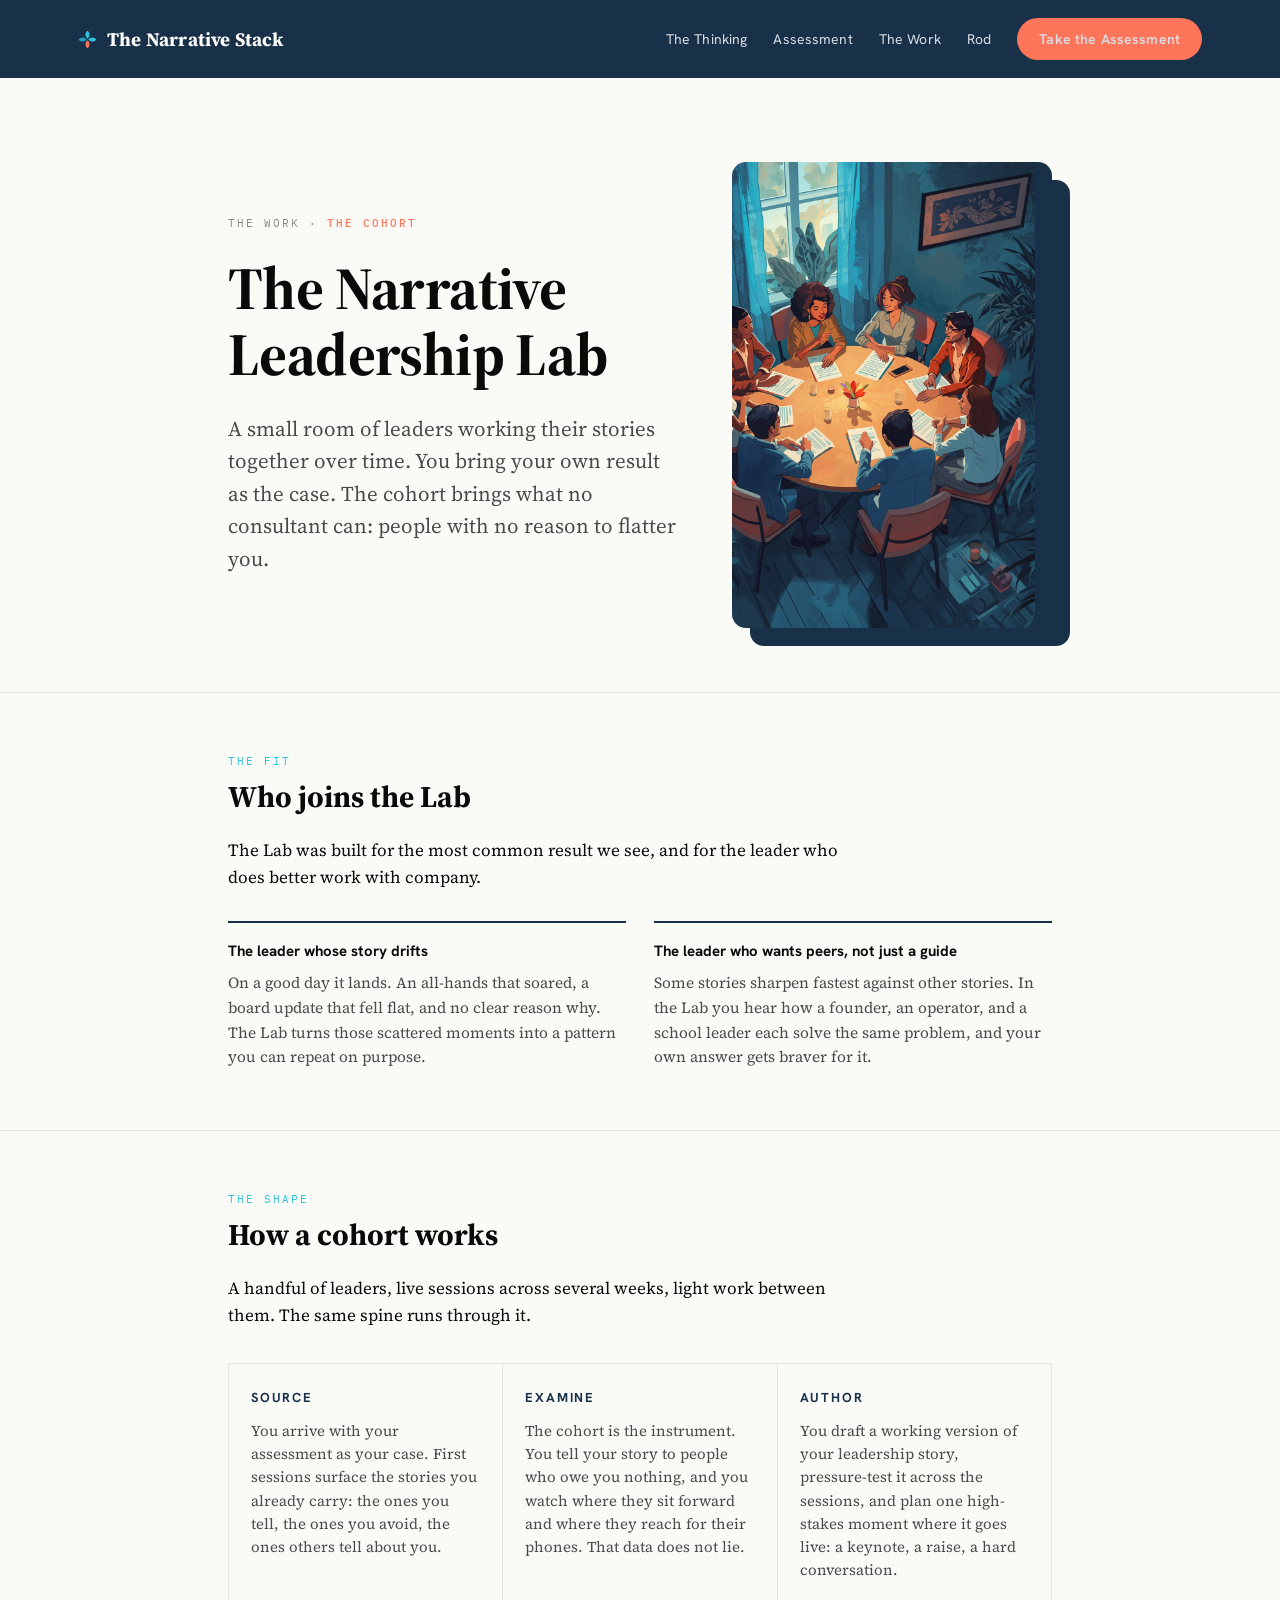
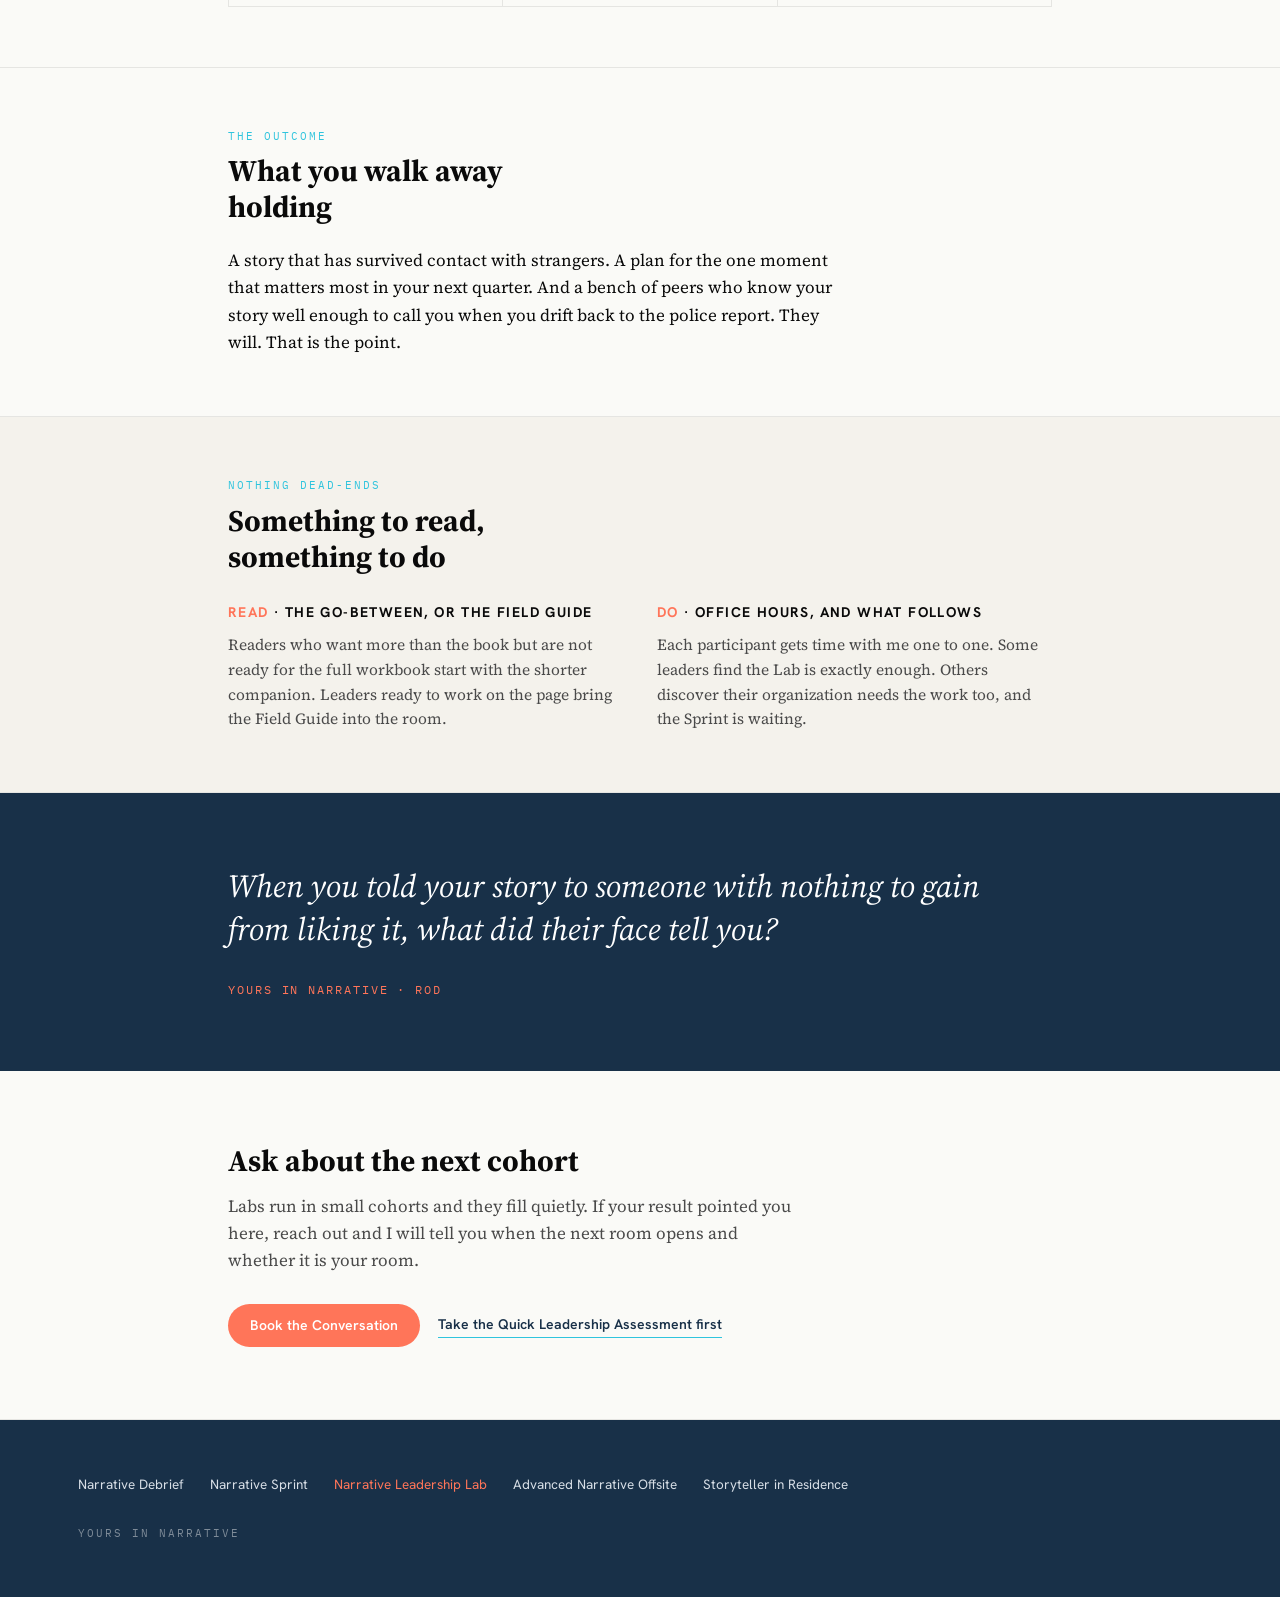
<file: site/paths/narrative-leadership-lab.html>
<!DOCTYPE html>
<html lang="en">
<head>
<meta charset="UTF-8">
<meta name="viewport" content="width=device-width, initial-scale=1.0">
<meta name="robots" content="noindex, nofollow"><!-- Remove when a page goes public -->
<title>The Narrative Leadership Lab · The Narrative Stack</title>
<meta name="description" content="A small cohort of leaders who work their stories together over time, each using their own result as the case.">
<link rel="preconnect" href="https://fonts.googleapis.com">
<link href="https://fonts.googleapis.com/css2?family=Source+Serif+4:ital,opsz,wght@0,8..60,400;0,8..60,600;0,8..60,700;1,8..60,400;1,8..60,600&family=Hanken+Grotesk:wght@400;600;700&family=IBM+Plex+Mono:wght@400;500&display=swap" rel="stylesheet">
<style>
:root{
  --ns-dark-blue:#183048; --ns-azure:#2FC4DD; --ns-coral:#FF7559;
  --ns-paper:#FAFAF7; --ns-cream:#F4F2EC; --ns-ink:#0A0A0A;
  --ns-graphite:#4A4A4A; --ns-mute:#888780; --ns-fog:#E5E5E2; --ns-mist:#E8F7FA;
  --ns-serif:'Source Serif 4',Georgia,serif;
  --ns-sans:'Hanken Grotesk',system-ui,sans-serif;
  --ns-mono:'IBM Plex Mono',monospace;
}
*{margin:0;padding:0;box-sizing:border-box}
html{scroll-behavior:smooth}
body{background:var(--ns-paper);color:var(--ns-ink);font-family:var(--ns-serif);font-size:17px;line-height:1.6}
a{color:inherit}
.wrap{max-width:880px;margin:0 auto;padding:0 28px}

/* Header */
header{background:var(--ns-dark-blue);color:#fff}
.nav{max-width:1180px;margin:0 auto;padding:18px 28px;display:flex;align-items:center;gap:28px}
.mark{font-family:var(--ns-serif);font-weight:700;font-size:19px;letter-spacing:.01em;display:flex;align-items:center;gap:10px;text-decoration:none}
.mark svg{display:block}
.nav nav{margin-left:auto;display:flex;align-items:center;gap:26px}
.nav nav a{font-family:var(--ns-sans);font-size:14px;color:#D7DEE6;text-decoration:none;letter-spacing:.01em}
.nav nav a:hover{color:#fff}
.btn{font-family:var(--ns-sans);font-size:14px;font-weight:600;background:var(--ns-coral);color:#fff;border-radius:999px;padding:10px 22px;text-decoration:none;display:inline-block}
.btn:hover{filter:brightness(1.05)}
@media(max-width:760px){.nav nav a:not(.btn){display:none}}

/* Hero */
.hero{padding:84px 0 64px;border-bottom:1px solid var(--ns-fog)}
.hero .wrap{display:grid;grid-template-columns:minmax(0,1fr) 320px;gap:56px;align-items:center}
.hero-art{position:relative}
.hero-art img{display:block;width:100%;border-radius:14px;position:relative;z-index:1}
.hero-art::before{content:"";position:absolute;inset:18px -18px -18px 18px;background:var(--ns-dark-blue);border-radius:14px}
@media(max-width:820px){.hero .wrap{grid-template-columns:1fr}.hero-art{max-width:340px}}
.hero-band{margin-top:48px;position:relative}
.hero-band img{display:block;width:100%;max-height:300px;object-fit:cover;border-radius:14px;position:relative;z-index:1}
.hero-band::before{content:"";position:absolute;inset:16px -16px -16px 16px;background:var(--ns-dark-blue);border-radius:14px}
.eyebrow{font-family:var(--ns-mono);font-size:11px;letter-spacing:.18em;text-transform:uppercase;color:var(--ns-mute);margin-bottom:22px}
.eyebrow b{color:var(--ns-coral);font-weight:500}
h1{font-family:var(--ns-serif);font-weight:700;font-size:clamp(40px,6vw,60px);line-height:1.1;letter-spacing:-.01em;max-width:14ch}
.lede{margin-top:26px;font-size:21px;line-height:1.55;color:var(--ns-graphite);max-width:34em}

/* Sections */
section{padding:60px 0;border-bottom:1px solid var(--ns-fog)}
.label{font-family:var(--ns-mono);font-size:11px;letter-spacing:.18em;text-transform:uppercase;color:var(--ns-azure);margin-bottom:8px}
h2{font-family:var(--ns-serif);font-weight:700;font-size:30px;line-height:1.2;margin-bottom:22px;max-width:22ch}
section p{max-width:36em;margin-bottom:18px}
section p:last-child{margin-bottom:0}
.spine{display:grid;grid-template-columns:1fr 1fr 1fr;gap:1px;background:var(--ns-fog);border:1px solid var(--ns-fog);margin-top:34px}
.spine div{background:var(--ns-paper);padding:24px 22px}
.spine h3{font-family:var(--ns-sans);font-weight:700;font-size:13px;letter-spacing:.14em;text-transform:uppercase;margin-bottom:10px;color:var(--ns-dark-blue)}
.spine p{font-size:15px;color:var(--ns-graphite);line-height:1.55;margin:0}
@media(max-width:680px){.spine{grid-template-columns:1fr}}

/* Fit cards */
.fit{display:grid;grid-template-columns:1fr 1fr;gap:28px;margin-top:30px}
.fit article{border-top:2px solid var(--ns-dark-blue);padding-top:16px}
.fit h3{font-family:var(--ns-sans);font-weight:700;font-size:15px;margin-bottom:8px}
.fit p{font-size:15.5px;color:var(--ns-graphite);margin:0}
@media(max-width:680px){.fit{grid-template-columns:1fr}}

/* Pull quote */
.pull{background:var(--ns-dark-blue);color:#fff}
.pull .wrap{padding-top:72px;padding-bottom:72px}
.pull p.q{font-family:var(--ns-serif);font-style:italic;font-size:clamp(24px,3.4vw,32px);line-height:1.35;max-width:24em}
.pull .sig{margin-top:28px;font-family:var(--ns-mono);font-size:12px;letter-spacing:.16em;text-transform:uppercase;color:var(--ns-coral)}

/* Anchor pairing */
.anchor{background:var(--ns-cream)}
.anchor .pairing{display:flex;gap:34px;align-items:flex-start;margin-top:26px;flex-wrap:wrap}
.anchor .read,.anchor .do{flex:1 1 280px}
.anchor h3{font-family:var(--ns-sans);font-weight:700;font-size:14px;letter-spacing:.1em;text-transform:uppercase;margin-bottom:10px}
.anchor h3 span{color:var(--ns-coral)}
.anchor p{font-size:15.5px;color:var(--ns-graphite);margin:0}

/* CTA */
.cta{text-align:left;padding:72px 0}
.cta h2{margin-bottom:14px}
.cta p{margin-bottom:30px;color:var(--ns-graphite);max-width:34em}
.cta .row{display:flex;gap:18px;align-items:center;flex-wrap:wrap}
.ghost{font-family:var(--ns-sans);font-size:14px;font-weight:600;color:var(--ns-dark-blue);text-decoration:none;border-bottom:1px solid var(--ns-azure);padding-bottom:2px}

/* Footer */
footer{background:var(--ns-dark-blue);color:#AEB9C4;font-family:var(--ns-sans);font-size:13.5px}
footer .wrap{max-width:1180px;padding-top:54px;padding-bottom:54px}
.paths{display:flex;gap:8px 26px;flex-wrap:wrap;margin-bottom:30px}
.paths a{color:#D7DEE6;text-decoration:none}
.paths a:hover{color:#fff}
.paths a.here{color:var(--ns-coral)}
footer .close{font-family:var(--ns-mono);font-size:11px;letter-spacing:.18em;text-transform:uppercase;color:#7E8B98}

/* Hub */
.hub-grid{display:grid;gap:22px;margin-top:38px}
.hub-card{border:1px solid var(--ns-fog);background:#fff;padding:30px 30px 26px;text-decoration:none;display:block;transition:border-color .15s}
.hub-card:hover{border-color:var(--ns-azure)}
.hub-card h3{font-family:var(--ns-serif);font-weight:700;font-size:24px;margin-bottom:8px}
.hub-card .tag{font-family:var(--ns-mono);font-size:10.5px;letter-spacing:.16em;text-transform:uppercase;color:var(--ns-coral);margin-bottom:12px}
.hub-card p{font-size:15.5px;color:var(--ns-graphite);max-width:46em}
.note{border:1px dashed var(--ns-mute);background:var(--ns-mist);padding:22px 24px;margin-top:46px;font-family:var(--ns-sans);font-size:13.5px;color:var(--ns-graphite)}
.note b{color:var(--ns-dark-blue)}
</style>
<script>
/* ANALYTICS-BLOCK v1 */
/* ANALYTICS (Plausible cookieless + Microsoft Clarity + CTA events). Runs only on production hostnames. */
(function(){
  var host = location.hostname;
  var MAP = {"drrodberger.com":"drrodberger.com","www.drrodberger.com":"drrodberger.com","reignlight.com":"reignlight.com","www.reignlight.com":"reignlight.com","narrativestack.ai":"narrativestack.ai","www.narrativestack.ai":"narrativestack.ai"};
  var domain = MAP[host];
  if(!domain) return; /* skip preview/localhost so stats stay clean until launch */
  /* Plausible (no cookies, no consent banner needed) */
  window.plausible = window.plausible || function(){ (window.plausible.q = window.plausible.q || []).push(arguments); };
  var ps = document.createElement('script');
  ps.defer = true; ps.setAttribute('data-domain', domain);
  ps.src = 'https://plausible.io/js/script.tagged-events.outbound-links.js';
  document.head.appendChild(ps);
  /* SPA route-change pageviews (harmless on multi-page sites) */
  try { var _ps = history.pushState; history.pushState = function(){ _ps.apply(this, arguments); window.plausible('pageview'); }; window.addEventListener('popstate', function(){ window.plausible('pageview'); }); } catch(e){}
  /* Microsoft Clarity (heatmaps + session replay) */
  var CID = "xpzadchidz";
  if (CID && CID.slice(0,2) !== "__") {
    (function(c,l,a,r,i,t,y){c[a]=c[a]||function(){(c[a].q=c[a].q||[]).push(arguments)};t=l.createElement(r);t.async=1;t.src="https://www.clarity.ms/tag/"+i;y=l.getElementsByTagName(r)[0];y.parentNode.insertBefore(t,y);})(window,document,"clarity","script",CID);
  }
  /* Named CTA events -> "buttons engaged" */
  function track(name, props){ try{ window.plausible && window.plausible(name, props?{props:props}:undefined);}catch(e){} try{ window.clarity && window.clarity("event", name);}catch(e){} }
  document.addEventListener("click", function(e){
    var a = e.target.closest ? e.target.closest("a,button") : null; if(!a) return;
    var href = (a.getAttribute && (a.getAttribute("href")||"")) || "";
    var txt = (a.textContent||"").trim().toLowerCase(); var s = (href+" "+txt).toLowerCase();
    var name = null;
    if(/calendly\.com|book a conversation|book the conversation|check a date/.test(s)) name="Book Conversation";
    else if(/quick-check|#assessment|take the assessment|quick leadership assessment/.test(s)) name="Take Assessment";
    else if(/mailto:[^"]*(storystack|launch)|notify me|get notified/.test(s)) name="Notify StoryStack";
    else if(/amazon\.|wiley\.|bookshop\.|order the book|buy the book/.test(s)) name="Order Book";
    else if(/#apply|start the application|apply below|ghostwrit/.test(s)) name="Ghostwriting Apply";
    else if(/field-guide/.test(s)) name="Field Guide";
    else if(/reignlight/.test(s)) name="Go: ReignLight";
    else if(/narrativestack/.test(s)) name="Go: NarrativeStack";
    else if(/drrodberger/.test(s)) name="Go: DrRodBerger";
    else if(/youtube\.com|youtu\.be|apple\.com\/.*podcast|spotify/.test(s)) name="Media Play";
    if(name) track(name);
  }, true);
})();
/* /ANALYTICS-BLOCK */
</script>

</head>
<body>
<header>
  <div class="nav">
    <a class="mark" href="https://narrativestack.ai" style="color:#fff"><svg width="19" height="19" viewBox="0 0 24 24" fill="none">
<path d="M12 11 C8.6 7.8, 8.6 3.4, 12 0.8 C15.4 3.4, 15.4 7.8, 12 11 Z" fill="#2FC4DD"/>
<path d="M11 12 C7.8 8.6, 3.4 8.6, 0.8 12 C3.4 15.4, 7.8 15.4, 11 12 Z" fill="#249EBD"/>
<path d="M13 12 C16.2 8.6, 20.6 8.6, 23.2 12 C20.6 15.4, 16.2 15.4, 13 12 Z" fill="#2FC4DD"/>
<path d="M12 13 C8.6 16.2, 8.6 20.6, 12 23.2 C15.4 20.6, 15.4 16.2, 12 13 Z" fill="#FF7559"/>
</svg> The Narrative Stack</a>
    <nav>
      <a href="https://narrativestack.ai/#thinking">The Thinking</a>
      <a href="https://narrativestack.ai/#assessment">Assessment</a>
      <a href="https://narrativestack.ai/#work">The Work</a>
      <a href="https://narrativestack.ai/#rod">Rod</a>
      <a class="btn" href="https://narrativestack.ai/#assessment">Take the Assessment</a>
    </nav>
  </div>
</header>

<main>
  <div class="hero"><div class="wrap">
    <div>
      <div class="eyebrow">THE WORK · <b>THE COHORT</b></div>
      <h1>The Narrative Leadership Lab</h1>
      <p class="lede">A small room of leaders working their stories together over time. You bring your own result as the case. The cohort brings what no consultant can: people with no reason to flatter you.</p>
    </div>
    <div class="hero-art"><img src="assets/lab-table.jpg" alt="Leaders working together around a table"></div>
  </div></div>

  <section><div class="wrap">
    <div class="label">The Fit</div>
    <h2>Who joins the Lab</h2>
    <p>The Lab was built for the most common result we see, and for the leader who does better work with company.</p>
    <div class="fit">
      <article><h3>The leader whose story drifts</h3><p>On a good day it lands. An all-hands that soared, a board update that fell flat, and no clear reason why. The Lab turns those scattered moments into a pattern you can repeat on purpose.</p></article>
      <article><h3>The leader who wants peers, not just a guide</h3><p>Some stories sharpen fastest against other stories. In the Lab you hear how a founder, an operator, and a school leader each solve the same problem, and your own answer gets braver for it.</p></article>
    </div>
  </div></section>

  <section><div class="wrap">
    <div class="label">The Shape</div>
    <h2>How a cohort works</h2>
    <p>A handful of leaders, live sessions across several weeks, light work between them. The same spine runs through it.</p>
    <div class="spine">
      <div><h3>Source</h3><p>You arrive with your assessment as your case. First sessions surface the stories you already carry: the ones you tell, the ones you avoid, the ones others tell about you.</p></div>
      <div><h3>Examine</h3><p>The cohort is the instrument. You tell your story to people who owe you nothing, and you watch where they sit forward and where they reach for their phones. That data does not lie.</p></div>
      <div><h3>Author</h3><p>You draft a working version of your leadership story, pressure-test it across the sessions, and plan one high-stakes moment where it goes live: a keynote, a raise, a hard conversation.</p></div>
    </div>
  </div></section>

  <section><div class="wrap">
    <div class="label">The Outcome</div>
    <h2>What you walk away holding</h2>
    <p>A story that has survived contact with strangers. A plan for the one moment that matters most in your next quarter. And a bench of peers who know your story well enough to call you when you drift back to the police report. They will. That is the point.</p>
  </div></section>

  <section class="anchor"><div class="wrap">
    <div class="label">Nothing Dead-Ends</div>
    <h2>Something to read, something to do</h2>
    <div class="pairing">
      <div class="read"><h3><span>Read</span> · The go-between, or the Field Guide</h3><p>Readers who want more than the book but are not ready for the full workbook start with the shorter companion. Leaders ready to work on the page bring the Field Guide into the room.</p></div>
      <div class="do"><h3><span>Do</span> · Office hours, and what follows</h3><p>Each participant gets time with me one to one. Some leaders find the Lab is exactly enough. Others discover their organization needs the work too, and the Sprint is waiting.</p></div>
    </div>
  </div></section>

  <div class="pull"><div class="wrap">
    <p class="q">When you told your story to someone with nothing to gain from liking it, what did their face tell you?</p>
    <div class="sig">Yours in Narrative · Rod</div>
  </div></div>

  <section class="cta"><div class="wrap">
    <h2>Ask about the next cohort</h2>
    <p>Labs run in small cohorts and they fill quietly. If your result pointed you here, reach out and I will tell you when the next room opens and whether it is your room.</p>
    <div class="row">
      <a class="btn" id="book-cta" href="https://calendly.com/rod-drrodberger/30min?utm_source=narrativestack&utm_campaign=engagement-paths&utm_content=lab">Book the Conversation</a>
      <a class="ghost" href="https://narrativestack.ai/#assessment">Take the Quick Leadership Assessment first</a>
    </div>
  </div></section>
</main>

<footer>
  <div class="wrap">
    <div class="paths">
      <a href="narrative-debrief.html">Narrative Debrief</a>
      <a href="narrative-sprint.html">Narrative Sprint</a>
      <a href="narrative-leadership-lab.html" class="here">Narrative Leadership Lab</a>
      <a href="advanced-narrative-offsite.html">Advanced Narrative Offsite</a>
      <a href="storyteller-in-residence.html">Storyteller in Residence</a>
    </div>
    <div class="close">Yours in Narrative</div>
  </div>
</footer>
<script>
/* Forward zone/intent/email from the result-email link into the Calendly booking, so it prefills. Harmless if absent. */
(function(){var p=new URLSearchParams(location.search),a=document.getElementById('book-cta');if(!a)return;var u=new URL(a.href);if(p.get('email'))u.searchParams.set('email',p.get('email'));if(p.get('name'))u.searchParams.set('name',p.get('name'));if(p.get('zone'))u.searchParams.set('utm_term',p.get('zone'));if(p.get('intent'))u.searchParams.set('utm_medium',p.get('intent'));a.href=u.toString();})();
</script>
</body>
</html>
</file>
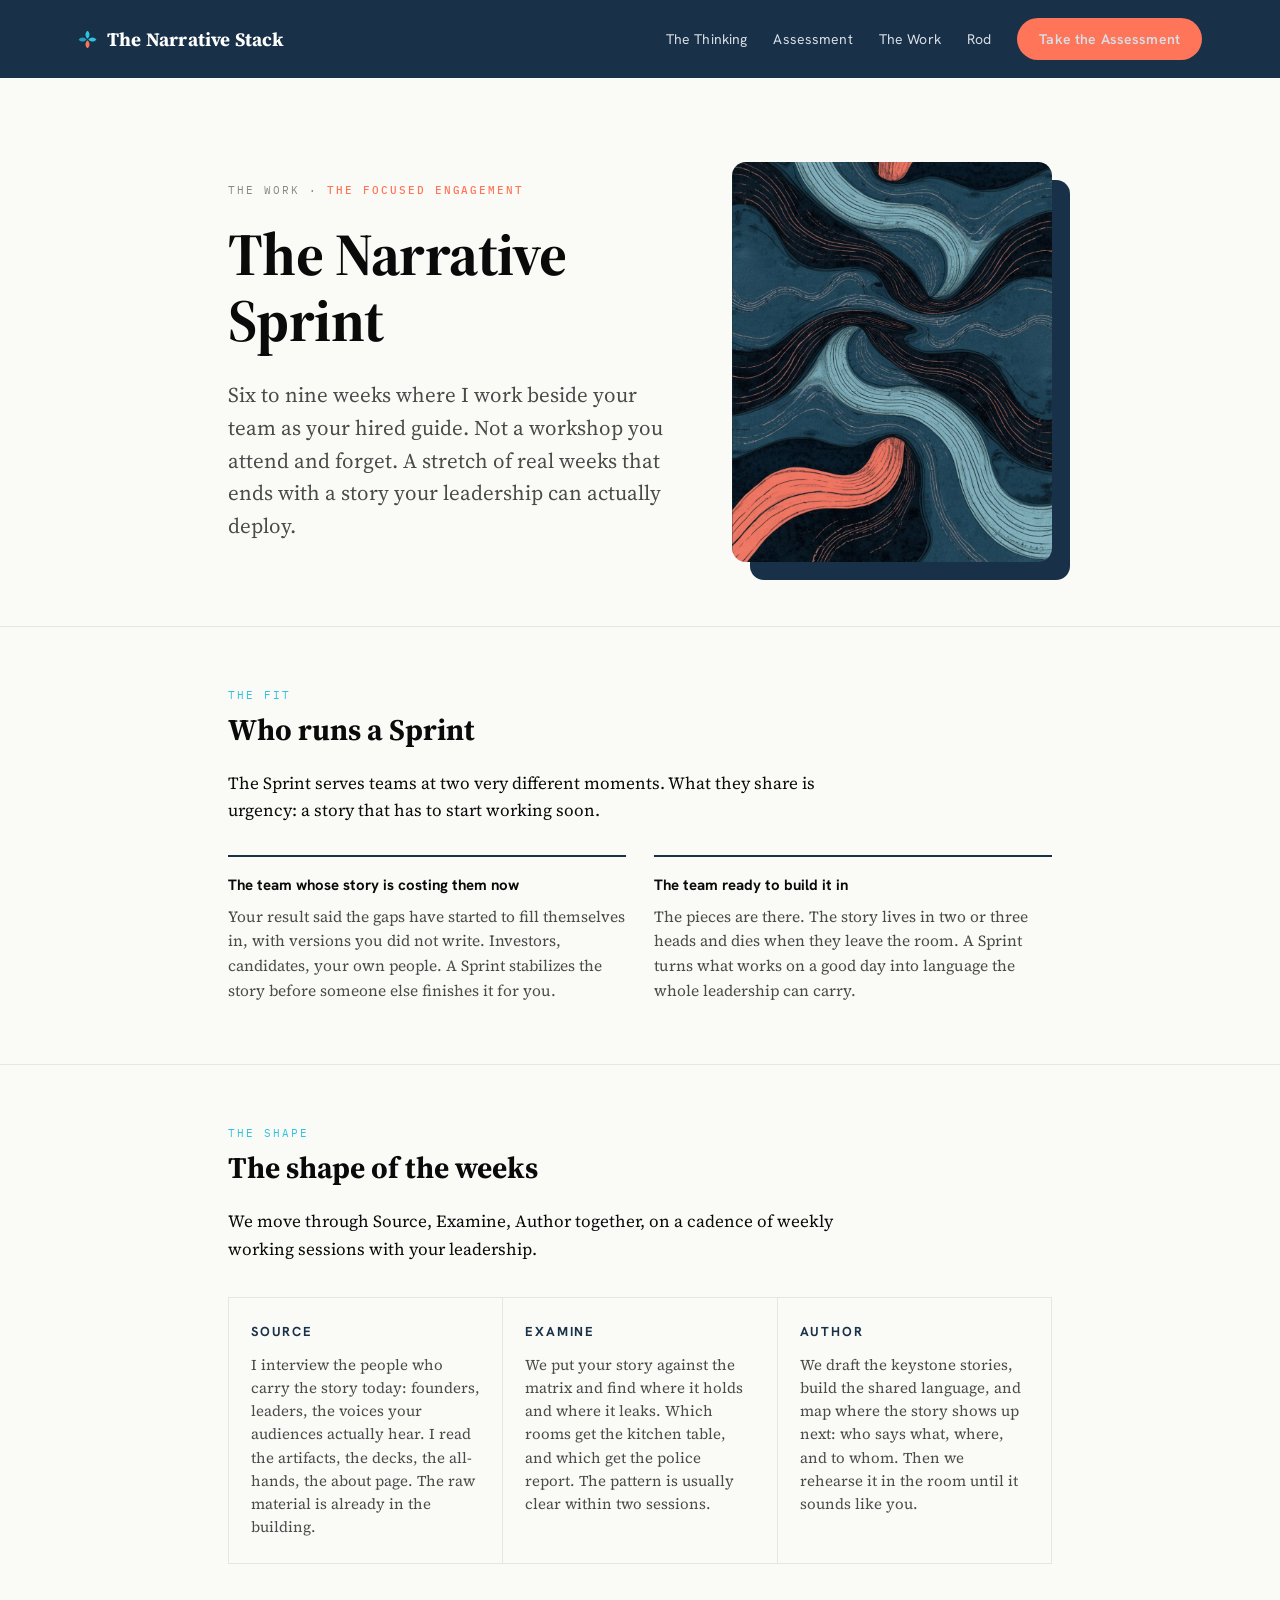
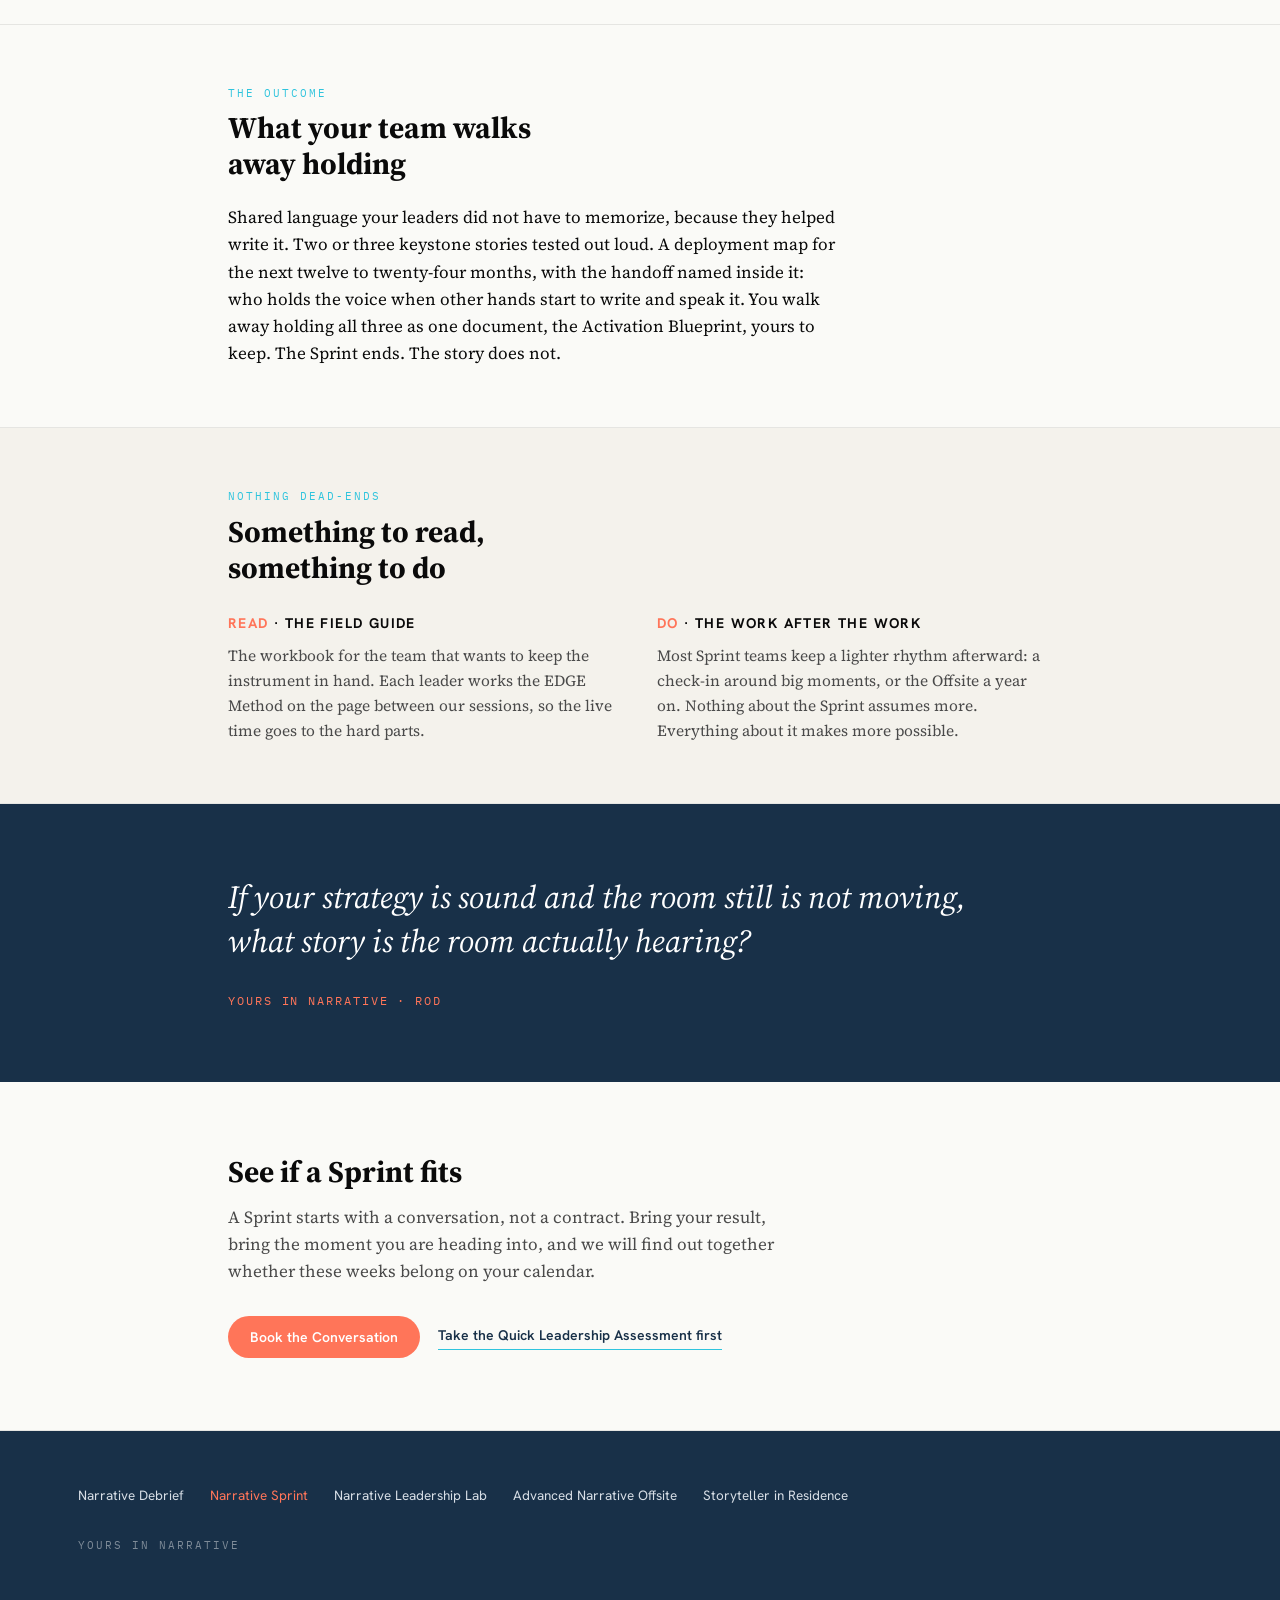
<file: site/paths/narrative-sprint.html>
<!DOCTYPE html>
<html lang="en">
<head>
<meta charset="UTF-8">
<meta name="viewport" content="width=device-width, initial-scale=1.0">
<meta name="robots" content="noindex, nofollow"><!-- Remove when a page goes public -->
<title>The Narrative Sprint · The Narrative Stack</title>
<meta name="description" content="Six to nine weeks where Rod works beside your team as your hired guide, to a story you can deploy.">
<link rel="preconnect" href="https://fonts.googleapis.com">
<link href="https://fonts.googleapis.com/css2?family=Source+Serif+4:ital,opsz,wght@0,8..60,400;0,8..60,600;0,8..60,700;1,8..60,400;1,8..60,600&family=Hanken+Grotesk:wght@400;600;700&family=IBM+Plex+Mono:wght@400;500&display=swap" rel="stylesheet">
<style>
:root{
  --ns-dark-blue:#183048; --ns-azure:#2FC4DD; --ns-coral:#FF7559;
  --ns-paper:#FAFAF7; --ns-cream:#F4F2EC; --ns-ink:#0A0A0A;
  --ns-graphite:#4A4A4A; --ns-mute:#888780; --ns-fog:#E5E5E2; --ns-mist:#E8F7FA;
  --ns-serif:'Source Serif 4',Georgia,serif;
  --ns-sans:'Hanken Grotesk',system-ui,sans-serif;
  --ns-mono:'IBM Plex Mono',monospace;
}
*{margin:0;padding:0;box-sizing:border-box}
html{scroll-behavior:smooth}
body{background:var(--ns-paper);color:var(--ns-ink);font-family:var(--ns-serif);font-size:17px;line-height:1.6}
a{color:inherit}
.wrap{max-width:880px;margin:0 auto;padding:0 28px}

/* Header */
header{background:var(--ns-dark-blue);color:#fff}
.nav{max-width:1180px;margin:0 auto;padding:18px 28px;display:flex;align-items:center;gap:28px}
.mark{font-family:var(--ns-serif);font-weight:700;font-size:19px;letter-spacing:.01em;display:flex;align-items:center;gap:10px;text-decoration:none}
.mark svg{display:block}
.nav nav{margin-left:auto;display:flex;align-items:center;gap:26px}
.nav nav a{font-family:var(--ns-sans);font-size:14px;color:#D7DEE6;text-decoration:none;letter-spacing:.01em}
.nav nav a:hover{color:#fff}
.btn{font-family:var(--ns-sans);font-size:14px;font-weight:600;background:var(--ns-coral);color:#fff;border-radius:999px;padding:10px 22px;text-decoration:none;display:inline-block}
.btn:hover{filter:brightness(1.05)}
@media(max-width:760px){.nav nav a:not(.btn){display:none}}

/* Hero */
.hero{padding:84px 0 64px;border-bottom:1px solid var(--ns-fog)}
.hero .wrap{display:grid;grid-template-columns:minmax(0,1fr) 320px;gap:56px;align-items:center}
.hero-art{position:relative}
.hero-art img{display:block;width:100%;border-radius:14px;position:relative;z-index:1}
.hero-art::before{content:"";position:absolute;inset:18px -18px -18px 18px;background:var(--ns-dark-blue);border-radius:14px}
@media(max-width:820px){.hero .wrap{grid-template-columns:1fr}.hero-art{max-width:340px}}
.hero-band{margin-top:48px;position:relative}
.hero-band img{display:block;width:100%;max-height:300px;object-fit:cover;border-radius:14px;position:relative;z-index:1}
.hero-band::before{content:"";position:absolute;inset:16px -16px -16px 16px;background:var(--ns-dark-blue);border-radius:14px}
.eyebrow{font-family:var(--ns-mono);font-size:11px;letter-spacing:.18em;text-transform:uppercase;color:var(--ns-mute);margin-bottom:22px}
.eyebrow b{color:var(--ns-coral);font-weight:500}
h1{font-family:var(--ns-serif);font-weight:700;font-size:clamp(40px,6vw,60px);line-height:1.1;letter-spacing:-.01em;max-width:14ch}
.lede{margin-top:26px;font-size:21px;line-height:1.55;color:var(--ns-graphite);max-width:34em}

/* Sections */
section{padding:60px 0;border-bottom:1px solid var(--ns-fog)}
.label{font-family:var(--ns-mono);font-size:11px;letter-spacing:.18em;text-transform:uppercase;color:var(--ns-azure);margin-bottom:8px}
h2{font-family:var(--ns-serif);font-weight:700;font-size:30px;line-height:1.2;margin-bottom:22px;max-width:22ch}
section p{max-width:36em;margin-bottom:18px}
section p:last-child{margin-bottom:0}
.spine{display:grid;grid-template-columns:1fr 1fr 1fr;gap:1px;background:var(--ns-fog);border:1px solid var(--ns-fog);margin-top:34px}
.spine div{background:var(--ns-paper);padding:24px 22px}
.spine h3{font-family:var(--ns-sans);font-weight:700;font-size:13px;letter-spacing:.14em;text-transform:uppercase;margin-bottom:10px;color:var(--ns-dark-blue)}
.spine p{font-size:15px;color:var(--ns-graphite);line-height:1.55;margin:0}
@media(max-width:680px){.spine{grid-template-columns:1fr}}

/* Fit cards */
.fit{display:grid;grid-template-columns:1fr 1fr;gap:28px;margin-top:30px}
.fit article{border-top:2px solid var(--ns-dark-blue);padding-top:16px}
.fit h3{font-family:var(--ns-sans);font-weight:700;font-size:15px;margin-bottom:8px}
.fit p{font-size:15.5px;color:var(--ns-graphite);margin:0}
@media(max-width:680px){.fit{grid-template-columns:1fr}}

/* Pull quote */
.pull{background:var(--ns-dark-blue);color:#fff}
.pull .wrap{padding-top:72px;padding-bottom:72px}
.pull p.q{font-family:var(--ns-serif);font-style:italic;font-size:clamp(24px,3.4vw,32px);line-height:1.35;max-width:24em}
.pull .sig{margin-top:28px;font-family:var(--ns-mono);font-size:12px;letter-spacing:.16em;text-transform:uppercase;color:var(--ns-coral)}

/* Anchor pairing */
.anchor{background:var(--ns-cream)}
.anchor .pairing{display:flex;gap:34px;align-items:flex-start;margin-top:26px;flex-wrap:wrap}
.anchor .read,.anchor .do{flex:1 1 280px}
.anchor h3{font-family:var(--ns-sans);font-weight:700;font-size:14px;letter-spacing:.1em;text-transform:uppercase;margin-bottom:10px}
.anchor h3 span{color:var(--ns-coral)}
.anchor p{font-size:15.5px;color:var(--ns-graphite);margin:0}

/* CTA */
.cta{text-align:left;padding:72px 0}
.cta h2{margin-bottom:14px}
.cta p{margin-bottom:30px;color:var(--ns-graphite);max-width:34em}
.cta .row{display:flex;gap:18px;align-items:center;flex-wrap:wrap}
.ghost{font-family:var(--ns-sans);font-size:14px;font-weight:600;color:var(--ns-dark-blue);text-decoration:none;border-bottom:1px solid var(--ns-azure);padding-bottom:2px}

/* Footer */
footer{background:var(--ns-dark-blue);color:#AEB9C4;font-family:var(--ns-sans);font-size:13.5px}
footer .wrap{max-width:1180px;padding-top:54px;padding-bottom:54px}
.paths{display:flex;gap:8px 26px;flex-wrap:wrap;margin-bottom:30px}
.paths a{color:#D7DEE6;text-decoration:none}
.paths a:hover{color:#fff}
.paths a.here{color:var(--ns-coral)}
footer .close{font-family:var(--ns-mono);font-size:11px;letter-spacing:.18em;text-transform:uppercase;color:#7E8B98}

/* Hub */
.hub-grid{display:grid;gap:22px;margin-top:38px}
.hub-card{border:1px solid var(--ns-fog);background:#fff;padding:30px 30px 26px;text-decoration:none;display:block;transition:border-color .15s}
.hub-card:hover{border-color:var(--ns-azure)}
.hub-card h3{font-family:var(--ns-serif);font-weight:700;font-size:24px;margin-bottom:8px}
.hub-card .tag{font-family:var(--ns-mono);font-size:10.5px;letter-spacing:.16em;text-transform:uppercase;color:var(--ns-coral);margin-bottom:12px}
.hub-card p{font-size:15.5px;color:var(--ns-graphite);max-width:46em}
.note{border:1px dashed var(--ns-mute);background:var(--ns-mist);padding:22px 24px;margin-top:46px;font-family:var(--ns-sans);font-size:13.5px;color:var(--ns-graphite)}
.note b{color:var(--ns-dark-blue)}
</style>
<script>
/* ANALYTICS-BLOCK v1 */
/* ANALYTICS (Plausible cookieless + Microsoft Clarity + CTA events). Runs only on production hostnames. */
(function(){
  var host = location.hostname;
  var MAP = {"drrodberger.com":"drrodberger.com","www.drrodberger.com":"drrodberger.com","reignlight.com":"reignlight.com","www.reignlight.com":"reignlight.com","narrativestack.ai":"narrativestack.ai","www.narrativestack.ai":"narrativestack.ai"};
  var domain = MAP[host];
  if(!domain) return; /* skip preview/localhost so stats stay clean until launch */
  /* Plausible (no cookies, no consent banner needed) */
  window.plausible = window.plausible || function(){ (window.plausible.q = window.plausible.q || []).push(arguments); };
  var ps = document.createElement('script');
  ps.defer = true; ps.setAttribute('data-domain', domain);
  ps.src = 'https://plausible.io/js/script.tagged-events.outbound-links.js';
  document.head.appendChild(ps);
  /* SPA route-change pageviews (harmless on multi-page sites) */
  try { var _ps = history.pushState; history.pushState = function(){ _ps.apply(this, arguments); window.plausible('pageview'); }; window.addEventListener('popstate', function(){ window.plausible('pageview'); }); } catch(e){}
  /* Microsoft Clarity (heatmaps + session replay) */
  var CID = "xpzadchidz";
  if (CID && CID.slice(0,2) !== "__") {
    (function(c,l,a,r,i,t,y){c[a]=c[a]||function(){(c[a].q=c[a].q||[]).push(arguments)};t=l.createElement(r);t.async=1;t.src="https://www.clarity.ms/tag/"+i;y=l.getElementsByTagName(r)[0];y.parentNode.insertBefore(t,y);})(window,document,"clarity","script",CID);
  }
  /* Named CTA events -> "buttons engaged" */
  function track(name, props){ try{ window.plausible && window.plausible(name, props?{props:props}:undefined);}catch(e){} try{ window.clarity && window.clarity("event", name);}catch(e){} }
  document.addEventListener("click", function(e){
    var a = e.target.closest ? e.target.closest("a,button") : null; if(!a) return;
    var href = (a.getAttribute && (a.getAttribute("href")||"")) || "";
    var txt = (a.textContent||"").trim().toLowerCase(); var s = (href+" "+txt).toLowerCase();
    var name = null;
    if(/calendly\.com|book a conversation|book the conversation|check a date/.test(s)) name="Book Conversation";
    else if(/quick-check|#assessment|take the assessment|quick leadership assessment/.test(s)) name="Take Assessment";
    else if(/mailto:[^"]*(storystack|launch)|notify me|get notified/.test(s)) name="Notify StoryStack";
    else if(/amazon\.|wiley\.|bookshop\.|order the book|buy the book/.test(s)) name="Order Book";
    else if(/#apply|start the application|apply below|ghostwrit/.test(s)) name="Ghostwriting Apply";
    else if(/field-guide/.test(s)) name="Field Guide";
    else if(/reignlight/.test(s)) name="Go: ReignLight";
    else if(/narrativestack/.test(s)) name="Go: NarrativeStack";
    else if(/drrodberger/.test(s)) name="Go: DrRodBerger";
    else if(/youtube\.com|youtu\.be|apple\.com\/.*podcast|spotify/.test(s)) name="Media Play";
    if(name) track(name);
  }, true);
})();
/* /ANALYTICS-BLOCK */
</script>

</head>
<body>
<header>
  <div class="nav">
    <a class="mark" href="https://narrativestack.ai" style="color:#fff"><svg width="19" height="19" viewBox="0 0 24 24" fill="none">
<path d="M12 11 C8.6 7.8, 8.6 3.4, 12 0.8 C15.4 3.4, 15.4 7.8, 12 11 Z" fill="#2FC4DD"/>
<path d="M11 12 C7.8 8.6, 3.4 8.6, 0.8 12 C3.4 15.4, 7.8 15.4, 11 12 Z" fill="#249EBD"/>
<path d="M13 12 C16.2 8.6, 20.6 8.6, 23.2 12 C20.6 15.4, 16.2 15.4, 13 12 Z" fill="#2FC4DD"/>
<path d="M12 13 C8.6 16.2, 8.6 20.6, 12 23.2 C15.4 20.6, 15.4 16.2, 12 13 Z" fill="#FF7559"/>
</svg> The Narrative Stack</a>
    <nav>
      <a href="https://narrativestack.ai/#thinking">The Thinking</a>
      <a href="https://narrativestack.ai/#assessment">Assessment</a>
      <a href="https://narrativestack.ai/#work">The Work</a>
      <a href="https://narrativestack.ai/#rod">Rod</a>
      <a class="btn" href="https://narrativestack.ai/#assessment">Take the Assessment</a>
    </nav>
  </div>
</header>

<main>
  <div class="hero"><div class="wrap">
    <div>
      <div class="eyebrow">THE WORK · <b>THE FOCUSED ENGAGEMENT</b></div>
      <h1>The Narrative Sprint</h1>
      <p class="lede">Six to nine weeks where I work beside your team as your hired guide. Not a workshop you attend and forget. A stretch of real weeks that ends with a story your leadership can actually deploy.</p>
    </div>
    <div class="hero-art"><img src="assets/sprint-waves.jpg" alt="Interwoven currents in navy, slate, and coral"></div>
  </div></div>

  <section><div class="wrap">
    <div class="label">The Fit</div>
    <h2>Who runs a Sprint</h2>
    <p>The Sprint serves teams at two very different moments. What they share is urgency: a story that has to start working soon.</p>
    <div class="fit">
      <article><h3>The team whose story is costing them now</h3><p>Your result said the gaps have started to fill themselves in, with versions you did not write. Investors, candidates, your own people. A Sprint stabilizes the story before someone else finishes it for you.</p></article>
      <article><h3>The team ready to build it in</h3><p>The pieces are there. The story lives in two or three heads and dies when they leave the room. A Sprint turns what works on a good day into language the whole leadership can carry.</p></article>
    </div>
  </div></section>

  <section><div class="wrap">
    <div class="label">The Shape</div>
    <h2>The shape of the weeks</h2>
    <p>We move through Source, Examine, Author together, on a cadence of weekly working sessions with your leadership.</p>
    <div class="spine">
      <div><h3>Source</h3><p>I interview the people who carry the story today: founders, leaders, the voices your audiences actually hear. I read the artifacts, the decks, the all-hands, the about page. The raw material is already in the building.</p></div>
      <div><h3>Examine</h3><p>We put your story against the matrix and find where it holds and where it leaks. Which rooms get the kitchen table, and which get the police report. The pattern is usually clear within two sessions.</p></div>
      <div><h3>Author</h3><p>We draft the keystone stories, build the shared language, and map where the story shows up next: who says what, where, and to whom. Then we rehearse it in the room until it sounds like you.</p></div>
    </div>
  </div></section>

  <section><div class="wrap">
    <div class="label">The Outcome</div>
    <h2>What your team walks away holding</h2>
    <p>Shared language your leaders did not have to memorize, because they helped write it. Two or three keystone stories tested out loud. A deployment map for the next twelve to twenty-four months, with the handoff named inside it: who holds the voice when other hands start to write and speak it. You walk away holding all three as one document, the Activation Blueprint, yours to keep. The Sprint ends. The story does not.</p>
  </div></section>

  <section class="anchor"><div class="wrap">
    <div class="label">Nothing Dead-Ends</div>
    <h2>Something to read, something to do</h2>
    <div class="pairing">
      <div class="read"><h3><span>Read</span> · The Field Guide</h3><p>The workbook for the team that wants to keep the instrument in hand. Each leader works the EDGE Method on the page between our sessions, so the live time goes to the hard parts.</p></div>
      <div class="do"><h3><span>Do</span> · The work after the work</h3><p>Most Sprint teams keep a lighter rhythm afterward: a check-in around big moments, or the Offsite a year on. Nothing about the Sprint assumes more. Everything about it makes more possible.</p></div>
    </div>
  </div></section>

  <div class="pull"><div class="wrap">
    <p class="q">If your strategy is sound and the room still is not moving, what story is the room actually hearing?</p>
    <div class="sig">Yours in Narrative · Rod</div>
  </div></div>

  <section class="cta"><div class="wrap">
    <h2>See if a Sprint fits</h2>
    <p>A Sprint starts with a conversation, not a contract. Bring your result, bring the moment you are heading into, and we will find out together whether these weeks belong on your calendar.</p>
    <div class="row">
      <a class="btn" id="book-cta" href="https://calendly.com/rod-drrodberger/30min?utm_source=narrativestack&utm_campaign=engagement-paths&utm_content=sprint">Book the Conversation</a>
      <a class="ghost" href="https://narrativestack.ai/#assessment">Take the Quick Leadership Assessment first</a>
    </div>
  </div></section>
</main>

<footer>
  <div class="wrap">
    <div class="paths">
      <a href="narrative-debrief.html">Narrative Debrief</a>
      <a href="narrative-sprint.html" class="here">Narrative Sprint</a>
      <a href="narrative-leadership-lab.html">Narrative Leadership Lab</a>
      <a href="advanced-narrative-offsite.html">Advanced Narrative Offsite</a>
      <a href="storyteller-in-residence.html">Storyteller in Residence</a>
    </div>
    <div class="close">Yours in Narrative</div>
  </div>
</footer>
<script>
/* Forward zone/intent/email from the result-email link into the Calendly booking, so it prefills. Harmless if absent. */
(function(){var p=new URLSearchParams(location.search),a=document.getElementById('book-cta');if(!a)return;var u=new URL(a.href);if(p.get('email'))u.searchParams.set('email',p.get('email'));if(p.get('name'))u.searchParams.set('name',p.get('name'));if(p.get('zone'))u.searchParams.set('utm_term',p.get('zone'));if(p.get('intent'))u.searchParams.set('utm_medium',p.get('intent'));a.href=u.toString();})();
</script>
</body>
</html>
</file>
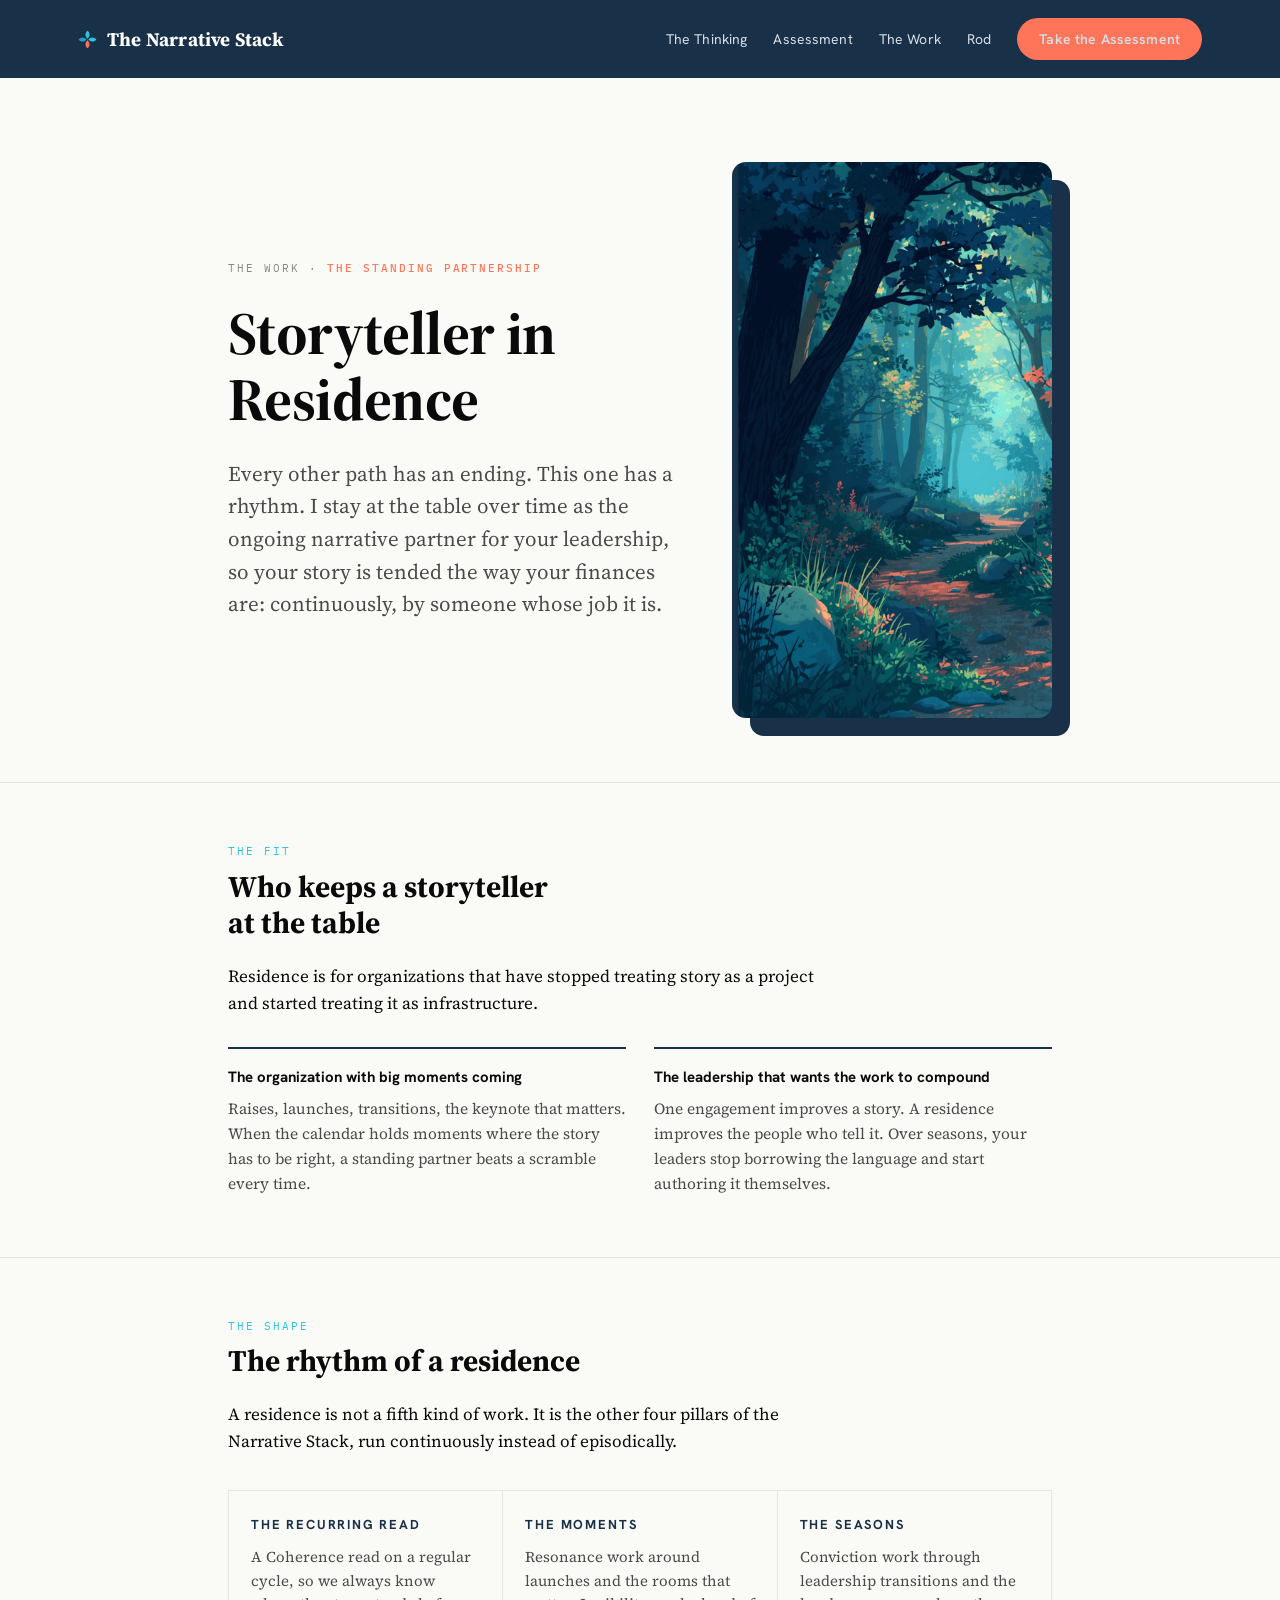
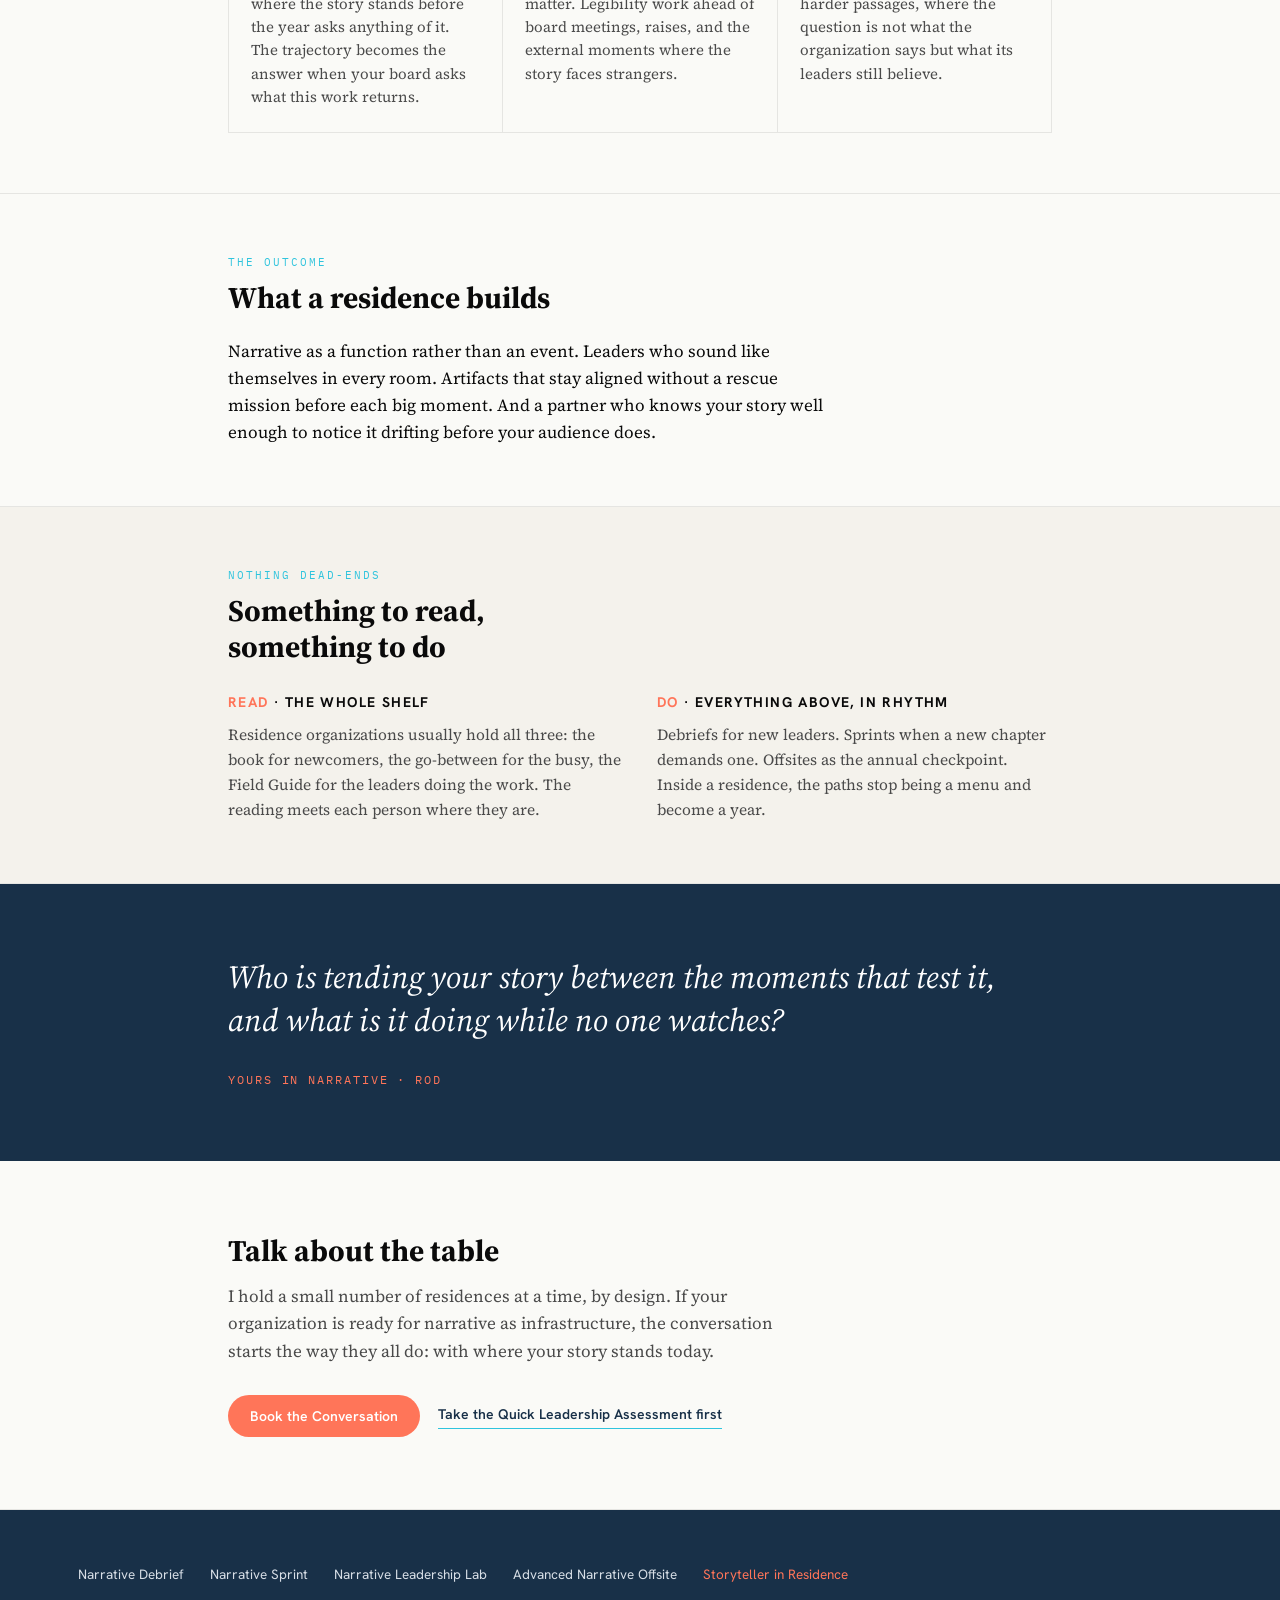
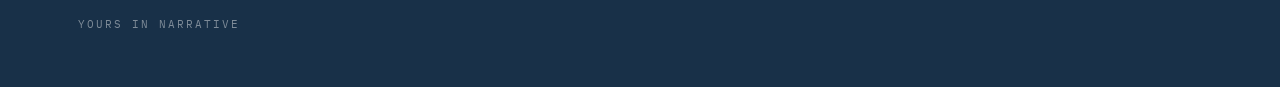
<file: site/paths/storyteller-in-residence.html>
<!DOCTYPE html>
<html lang="en">
<head>
<meta charset="UTF-8">
<meta name="viewport" content="width=device-width, initial-scale=1.0">
<meta name="robots" content="noindex, nofollow"><!-- Remove when a page goes public -->
<title>Storyteller in Residence · The Narrative Stack</title>
<meta name="description" content="The ongoing narrative partnership. Rod stays at the table over time as the standing narrative partner for your leadership.">
<link rel="preconnect" href="https://fonts.googleapis.com">
<link href="https://fonts.googleapis.com/css2?family=Source+Serif+4:ital,opsz,wght@0,8..60,400;0,8..60,600;0,8..60,700;1,8..60,400;1,8..60,600&family=Hanken+Grotesk:wght@400;600;700&family=IBM+Plex+Mono:wght@400;500&display=swap" rel="stylesheet">
<style>
:root{
  --ns-dark-blue:#183048; --ns-azure:#2FC4DD; --ns-coral:#FF7559;
  --ns-paper:#FAFAF7; --ns-cream:#F4F2EC; --ns-ink:#0A0A0A;
  --ns-graphite:#4A4A4A; --ns-mute:#888780; --ns-fog:#E5E5E2; --ns-mist:#E8F7FA;
  --ns-serif:'Source Serif 4',Georgia,serif;
  --ns-sans:'Hanken Grotesk',system-ui,sans-serif;
  --ns-mono:'IBM Plex Mono',monospace;
}
*{margin:0;padding:0;box-sizing:border-box}
html{scroll-behavior:smooth}
body{background:var(--ns-paper);color:var(--ns-ink);font-family:var(--ns-serif);font-size:17px;line-height:1.6}
a{color:inherit}
.wrap{max-width:880px;margin:0 auto;padding:0 28px}

/* Header */
header{background:var(--ns-dark-blue);color:#fff}
.nav{max-width:1180px;margin:0 auto;padding:18px 28px;display:flex;align-items:center;gap:28px}
.mark{font-family:var(--ns-serif);font-weight:700;font-size:19px;letter-spacing:.01em;display:flex;align-items:center;gap:10px;text-decoration:none}
.mark svg{display:block}
.nav nav{margin-left:auto;display:flex;align-items:center;gap:26px}
.nav nav a{font-family:var(--ns-sans);font-size:14px;color:#D7DEE6;text-decoration:none;letter-spacing:.01em}
.nav nav a:hover{color:#fff}
.btn{font-family:var(--ns-sans);font-size:14px;font-weight:600;background:var(--ns-coral);color:#fff;border-radius:999px;padding:10px 22px;text-decoration:none;display:inline-block}
.btn:hover{filter:brightness(1.05)}
@media(max-width:760px){.nav nav a:not(.btn){display:none}}

/* Hero */
.hero{padding:84px 0 64px;border-bottom:1px solid var(--ns-fog)}
.hero .wrap{display:grid;grid-template-columns:minmax(0,1fr) 320px;gap:56px;align-items:center}
.hero-art{position:relative}
.hero-art img{display:block;width:100%;border-radius:14px;position:relative;z-index:1}
.hero-art::before{content:"";position:absolute;inset:18px -18px -18px 18px;background:var(--ns-dark-blue);border-radius:14px}
@media(max-width:820px){.hero .wrap{grid-template-columns:1fr}.hero-art{max-width:340px}}
.hero-band{margin-top:48px;position:relative}
.hero-band img{display:block;width:100%;max-height:300px;object-fit:cover;border-radius:14px;position:relative;z-index:1}
.hero-band::before{content:"";position:absolute;inset:16px -16px -16px 16px;background:var(--ns-dark-blue);border-radius:14px}
.eyebrow{font-family:var(--ns-mono);font-size:11px;letter-spacing:.18em;text-transform:uppercase;color:var(--ns-mute);margin-bottom:22px}
.eyebrow b{color:var(--ns-coral);font-weight:500}
h1{font-family:var(--ns-serif);font-weight:700;font-size:clamp(40px,6vw,60px);line-height:1.1;letter-spacing:-.01em;max-width:14ch}
.lede{margin-top:26px;font-size:21px;line-height:1.55;color:var(--ns-graphite);max-width:34em}

/* Sections */
section{padding:60px 0;border-bottom:1px solid var(--ns-fog)}
.label{font-family:var(--ns-mono);font-size:11px;letter-spacing:.18em;text-transform:uppercase;color:var(--ns-azure);margin-bottom:8px}
h2{font-family:var(--ns-serif);font-weight:700;font-size:30px;line-height:1.2;margin-bottom:22px;max-width:22ch}
section p{max-width:36em;margin-bottom:18px}
section p:last-child{margin-bottom:0}
.spine{display:grid;grid-template-columns:1fr 1fr 1fr;gap:1px;background:var(--ns-fog);border:1px solid var(--ns-fog);margin-top:34px}
.spine div{background:var(--ns-paper);padding:24px 22px}
.spine h3{font-family:var(--ns-sans);font-weight:700;font-size:13px;letter-spacing:.14em;text-transform:uppercase;margin-bottom:10px;color:var(--ns-dark-blue)}
.spine p{font-size:15px;color:var(--ns-graphite);line-height:1.55;margin:0}
@media(max-width:680px){.spine{grid-template-columns:1fr}}

/* Fit cards */
.fit{display:grid;grid-template-columns:1fr 1fr;gap:28px;margin-top:30px}
.fit article{border-top:2px solid var(--ns-dark-blue);padding-top:16px}
.fit h3{font-family:var(--ns-sans);font-weight:700;font-size:15px;margin-bottom:8px}
.fit p{font-size:15.5px;color:var(--ns-graphite);margin:0}
@media(max-width:680px){.fit{grid-template-columns:1fr}}

/* Pull quote */
.pull{background:var(--ns-dark-blue);color:#fff}
.pull .wrap{padding-top:72px;padding-bottom:72px}
.pull p.q{font-family:var(--ns-serif);font-style:italic;font-size:clamp(24px,3.4vw,32px);line-height:1.35;max-width:24em}
.pull .sig{margin-top:28px;font-family:var(--ns-mono);font-size:12px;letter-spacing:.16em;text-transform:uppercase;color:var(--ns-coral)}

/* Anchor pairing */
.anchor{background:var(--ns-cream)}
.anchor .pairing{display:flex;gap:34px;align-items:flex-start;margin-top:26px;flex-wrap:wrap}
.anchor .read,.anchor .do{flex:1 1 280px}
.anchor h3{font-family:var(--ns-sans);font-weight:700;font-size:14px;letter-spacing:.1em;text-transform:uppercase;margin-bottom:10px}
.anchor h3 span{color:var(--ns-coral)}
.anchor p{font-size:15.5px;color:var(--ns-graphite);margin:0}

/* CTA */
.cta{text-align:left;padding:72px 0}
.cta h2{margin-bottom:14px}
.cta p{margin-bottom:30px;color:var(--ns-graphite);max-width:34em}
.cta .row{display:flex;gap:18px;align-items:center;flex-wrap:wrap}
.ghost{font-family:var(--ns-sans);font-size:14px;font-weight:600;color:var(--ns-dark-blue);text-decoration:none;border-bottom:1px solid var(--ns-azure);padding-bottom:2px}

/* Footer */
footer{background:var(--ns-dark-blue);color:#AEB9C4;font-family:var(--ns-sans);font-size:13.5px}
footer .wrap{max-width:1180px;padding-top:54px;padding-bottom:54px}
.paths{display:flex;gap:8px 26px;flex-wrap:wrap;margin-bottom:30px}
.paths a{color:#D7DEE6;text-decoration:none}
.paths a:hover{color:#fff}
.paths a.here{color:var(--ns-coral)}
footer .close{font-family:var(--ns-mono);font-size:11px;letter-spacing:.18em;text-transform:uppercase;color:#7E8B98}

/* Hub */
.hub-grid{display:grid;gap:22px;margin-top:38px}
.hub-card{border:1px solid var(--ns-fog);background:#fff;padding:30px 30px 26px;text-decoration:none;display:block;transition:border-color .15s}
.hub-card:hover{border-color:var(--ns-azure)}
.hub-card h3{font-family:var(--ns-serif);font-weight:700;font-size:24px;margin-bottom:8px}
.hub-card .tag{font-family:var(--ns-mono);font-size:10.5px;letter-spacing:.16em;text-transform:uppercase;color:var(--ns-coral);margin-bottom:12px}
.hub-card p{font-size:15.5px;color:var(--ns-graphite);max-width:46em}
.note{border:1px dashed var(--ns-mute);background:var(--ns-mist);padding:22px 24px;margin-top:46px;font-family:var(--ns-sans);font-size:13.5px;color:var(--ns-graphite)}
.note b{color:var(--ns-dark-blue)}
</style>
<script>
/* ANALYTICS-BLOCK v1 */
/* ANALYTICS (Plausible cookieless + Microsoft Clarity + CTA events). Runs only on production hostnames. */
(function(){
  var host = location.hostname;
  var MAP = {"drrodberger.com":"drrodberger.com","www.drrodberger.com":"drrodberger.com","reignlight.com":"reignlight.com","www.reignlight.com":"reignlight.com","narrativestack.ai":"narrativestack.ai","www.narrativestack.ai":"narrativestack.ai"};
  var domain = MAP[host];
  if(!domain) return; /* skip preview/localhost so stats stay clean until launch */
  /* Plausible (no cookies, no consent banner needed) */
  window.plausible = window.plausible || function(){ (window.plausible.q = window.plausible.q || []).push(arguments); };
  var ps = document.createElement('script');
  ps.defer = true; ps.setAttribute('data-domain', domain);
  ps.src = 'https://plausible.io/js/script.tagged-events.outbound-links.js';
  document.head.appendChild(ps);
  /* SPA route-change pageviews (harmless on multi-page sites) */
  try { var _ps = history.pushState; history.pushState = function(){ _ps.apply(this, arguments); window.plausible('pageview'); }; window.addEventListener('popstate', function(){ window.plausible('pageview'); }); } catch(e){}
  /* Microsoft Clarity (heatmaps + session replay) */
  var CID = "xpzadchidz";
  if (CID && CID.slice(0,2) !== "__") {
    (function(c,l,a,r,i,t,y){c[a]=c[a]||function(){(c[a].q=c[a].q||[]).push(arguments)};t=l.createElement(r);t.async=1;t.src="https://www.clarity.ms/tag/"+i;y=l.getElementsByTagName(r)[0];y.parentNode.insertBefore(t,y);})(window,document,"clarity","script",CID);
  }
  /* Named CTA events -> "buttons engaged" */
  function track(name, props){ try{ window.plausible && window.plausible(name, props?{props:props}:undefined);}catch(e){} try{ window.clarity && window.clarity("event", name);}catch(e){} }
  document.addEventListener("click", function(e){
    var a = e.target.closest ? e.target.closest("a,button") : null; if(!a) return;
    var href = (a.getAttribute && (a.getAttribute("href")||"")) || "";
    var txt = (a.textContent||"").trim().toLowerCase(); var s = (href+" "+txt).toLowerCase();
    var name = null;
    if(/calendly\.com|book a conversation|book the conversation|check a date/.test(s)) name="Book Conversation";
    else if(/quick-check|#assessment|take the assessment|quick leadership assessment/.test(s)) name="Take Assessment";
    else if(/mailto:[^"]*(storystack|launch)|notify me|get notified/.test(s)) name="Notify StoryStack";
    else if(/amazon\.|wiley\.|bookshop\.|order the book|buy the book/.test(s)) name="Order Book";
    else if(/#apply|start the application|apply below|ghostwrit/.test(s)) name="Ghostwriting Apply";
    else if(/field-guide/.test(s)) name="Field Guide";
    else if(/reignlight/.test(s)) name="Go: ReignLight";
    else if(/narrativestack/.test(s)) name="Go: NarrativeStack";
    else if(/drrodberger/.test(s)) name="Go: DrRodBerger";
    else if(/youtube\.com|youtu\.be|apple\.com\/.*podcast|spotify/.test(s)) name="Media Play";
    if(name) track(name);
  }, true);
})();
/* /ANALYTICS-BLOCK */
</script>

</head>
<body>
<header>
  <div class="nav">
    <a class="mark" href="https://narrativestack.ai" style="color:#fff"><svg width="19" height="19" viewBox="0 0 24 24" fill="none">
<path d="M12 11 C8.6 7.8, 8.6 3.4, 12 0.8 C15.4 3.4, 15.4 7.8, 12 11 Z" fill="#2FC4DD"/>
<path d="M11 12 C7.8 8.6, 3.4 8.6, 0.8 12 C3.4 15.4, 7.8 15.4, 11 12 Z" fill="#249EBD"/>
<path d="M13 12 C16.2 8.6, 20.6 8.6, 23.2 12 C20.6 15.4, 16.2 15.4, 13 12 Z" fill="#2FC4DD"/>
<path d="M12 13 C8.6 16.2, 8.6 20.6, 12 23.2 C15.4 20.6, 15.4 16.2, 12 13 Z" fill="#FF7559"/>
</svg> The Narrative Stack</a>
    <nav>
      <a href="https://narrativestack.ai/#thinking">The Thinking</a>
      <a href="https://narrativestack.ai/#assessment">Assessment</a>
      <a href="https://narrativestack.ai/#work">The Work</a>
      <a href="https://narrativestack.ai/#rod">Rod</a>
      <a class="btn" href="https://narrativestack.ai/#assessment">Take the Assessment</a>
    </nav>
  </div>
</header>

<main>
  <div class="hero"><div class="wrap">
    <div>
      <div class="eyebrow">THE WORK · <b>THE STANDING PARTNERSHIP</b></div>
      <h1>Storyteller in Residence</h1>
      <p class="lede">Every other path has an ending. This one has a rhythm. I stay at the table over time as the ongoing narrative partner for your leadership, so your story is tended the way your finances are: continuously, by someone whose job it is.</p>
    </div>
    <div class="hero-art"><img src="assets/residence-path.jpg" alt="A lit path winding through deep forest"></div>
  </div></div>

  <section><div class="wrap">
    <div class="label">The Fit</div>
    <h2>Who keeps a storyteller at the table</h2>
    <p>Residence is for organizations that have stopped treating story as a project and started treating it as infrastructure.</p>
    <div class="fit">
      <article><h3>The organization with big moments coming</h3><p>Raises, launches, transitions, the keynote that matters. When the calendar holds moments where the story has to be right, a standing partner beats a scramble every time.</p></article>
      <article><h3>The leadership that wants the work to compound</h3><p>One engagement improves a story. A residence improves the people who tell it. Over seasons, your leaders stop borrowing the language and start authoring it themselves.</p></article>
    </div>
  </div></section>

  <section><div class="wrap">
    <div class="label">The Shape</div>
    <h2>The rhythm of a residence</h2>
    <p>A residence is not a fifth kind of work. It is the other four pillars of the Narrative Stack, run continuously instead of episodically.</p>
    <div class="spine">
      <div><h3>The recurring read</h3><p>A Coherence read on a regular cycle, so we always know where the story stands before the year asks anything of it. The trajectory becomes the answer when your board asks what this work returns.</p></div>
      <div><h3>The moments</h3><p>Resonance work around launches and the rooms that matter. Legibility work ahead of board meetings, raises, and the external moments where the story faces strangers.</p></div>
      <div><h3>The seasons</h3><p>Conviction work through leadership transitions and the harder passages, where the question is not what the organization says but what its leaders still believe.</p></div>
    </div>
  </div></section>

  <section><div class="wrap">
    <div class="label">The Outcome</div>
    <h2>What a residence builds</h2>
    <p>Narrative as a function rather than an event. Leaders who sound like themselves in every room. Artifacts that stay aligned without a rescue mission before each big moment. And a partner who knows your story well enough to notice it drifting before your audience does.</p>
  </div></section>

  <section class="anchor"><div class="wrap">
    <div class="label">Nothing Dead-Ends</div>
    <h2>Something to read, something to do</h2>
    <div class="pairing">
      <div class="read"><h3><span>Read</span> · The whole shelf</h3><p>Residence organizations usually hold all three: the book for newcomers, the go-between for the busy, the Field Guide for the leaders doing the work. The reading meets each person where they are.</p></div>
      <div class="do"><h3><span>Do</span> · Everything above, in rhythm</h3><p>Debriefs for new leaders. Sprints when a new chapter demands one. Offsites as the annual checkpoint. Inside a residence, the paths stop being a menu and become a year.</p></div>
    </div>
  </div></section>

  <div class="pull"><div class="wrap">
    <p class="q">Who is tending your story between the moments that test it, and what is it doing while no one watches?</p>
    <div class="sig">Yours in Narrative · Rod</div>
  </div></div>

  <section class="cta"><div class="wrap">
    <h2>Talk about the table</h2>
    <p>I hold a small number of residences at a time, by design. If your organization is ready for narrative as infrastructure, the conversation starts the way they all do: with where your story stands today.</p>
    <div class="row">
      <a class="btn" id="book-cta" href="https://calendly.com/rod-drrodberger/30min?utm_source=narrativestack&utm_campaign=engagement-paths&utm_content=residence">Book the Conversation</a>
      <a class="ghost" href="https://narrativestack.ai/#assessment">Take the Quick Leadership Assessment first</a>
    </div>
  </div></section>
</main>

<footer>
  <div class="wrap">
    <div class="paths">
      <a href="narrative-debrief.html">Narrative Debrief</a>
      <a href="narrative-sprint.html">Narrative Sprint</a>
      <a href="narrative-leadership-lab.html">Narrative Leadership Lab</a>
      <a href="advanced-narrative-offsite.html">Advanced Narrative Offsite</a>
      <a href="storyteller-in-residence.html" class="here">Storyteller in Residence</a>
    </div>
    <div class="close">Yours in Narrative</div>
  </div>
</footer>
<script>
/* Forward zone/intent/email from the result-email link into the Calendly booking, so it prefills. Harmless if absent. */
(function(){var p=new URLSearchParams(location.search),a=document.getElementById('book-cta');if(!a)return;var u=new URL(a.href);if(p.get('email'))u.searchParams.set('email',p.get('email'));if(p.get('name'))u.searchParams.set('name',p.get('name'));if(p.get('zone'))u.searchParams.set('utm_term',p.get('zone'));if(p.get('intent'))u.searchParams.set('utm_medium',p.get('intent'));a.href=u.toString();})();
</script>
</body>
</html>
</file>
